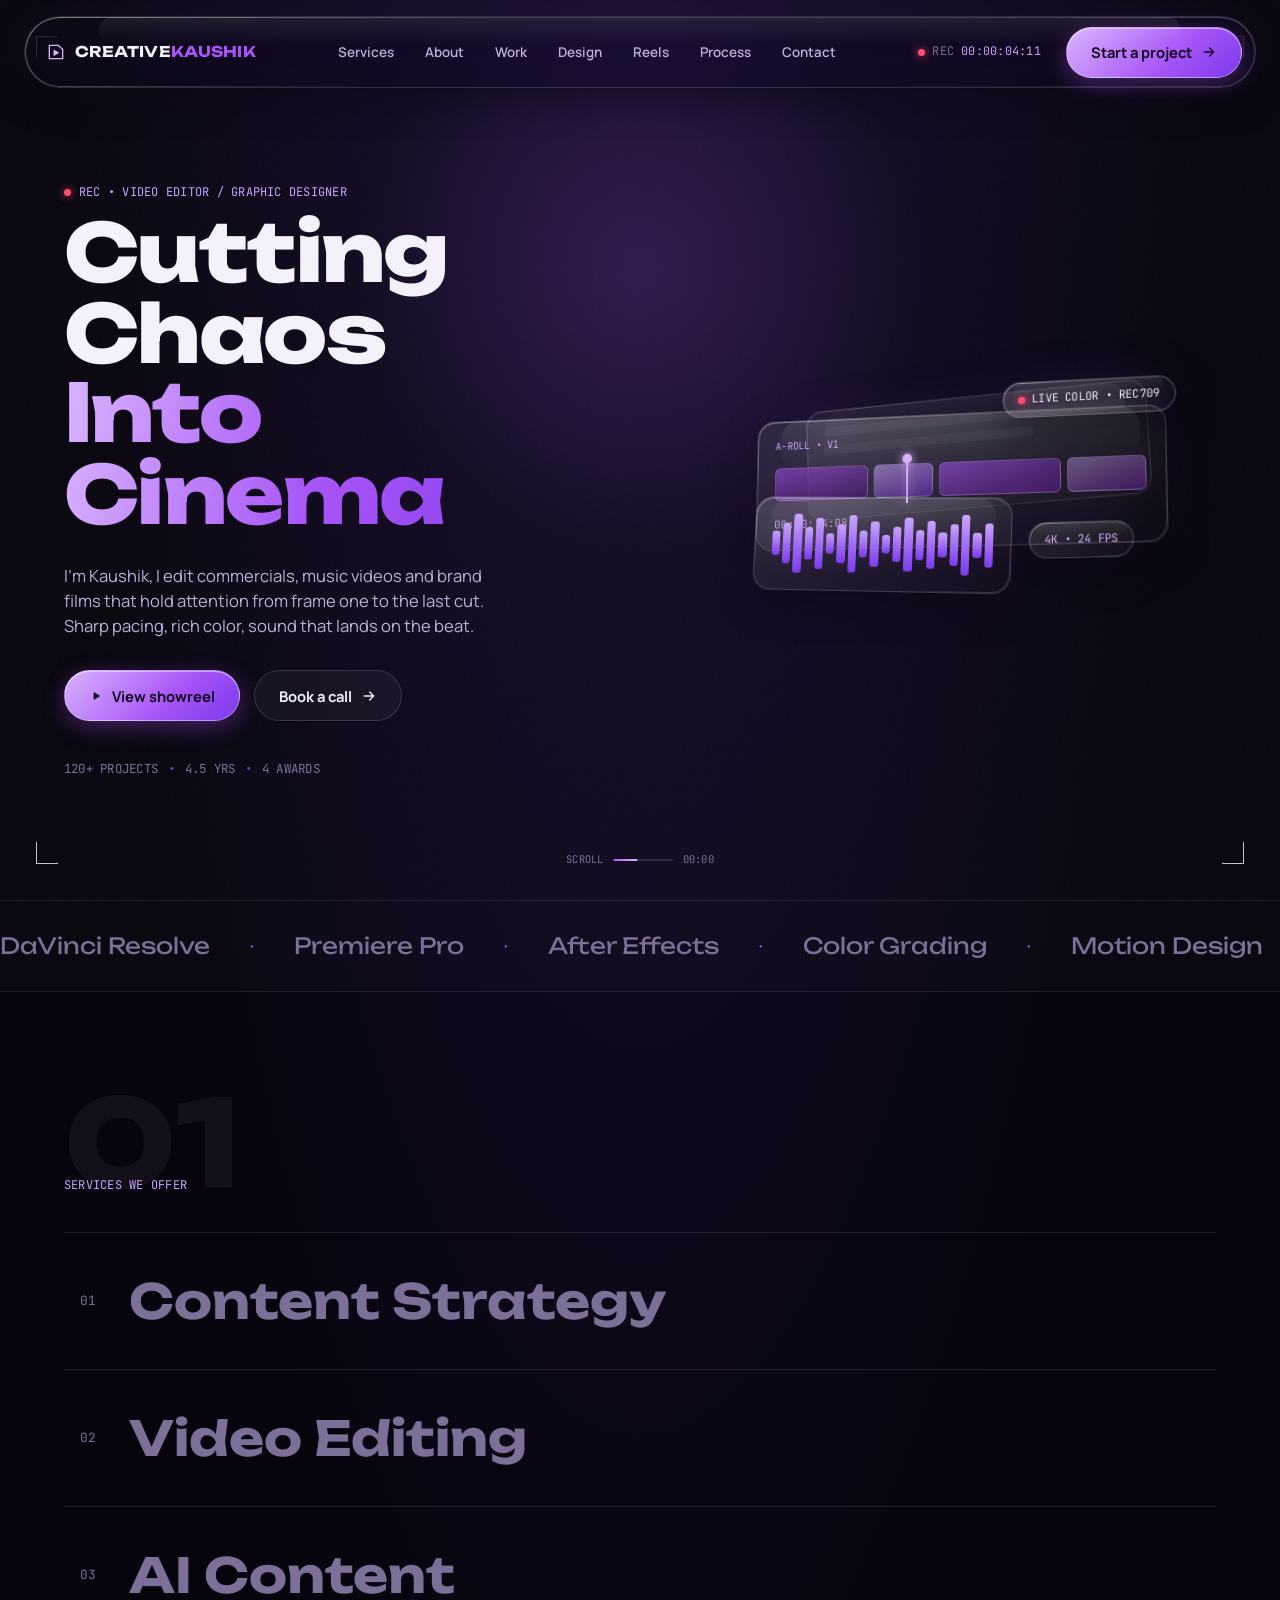
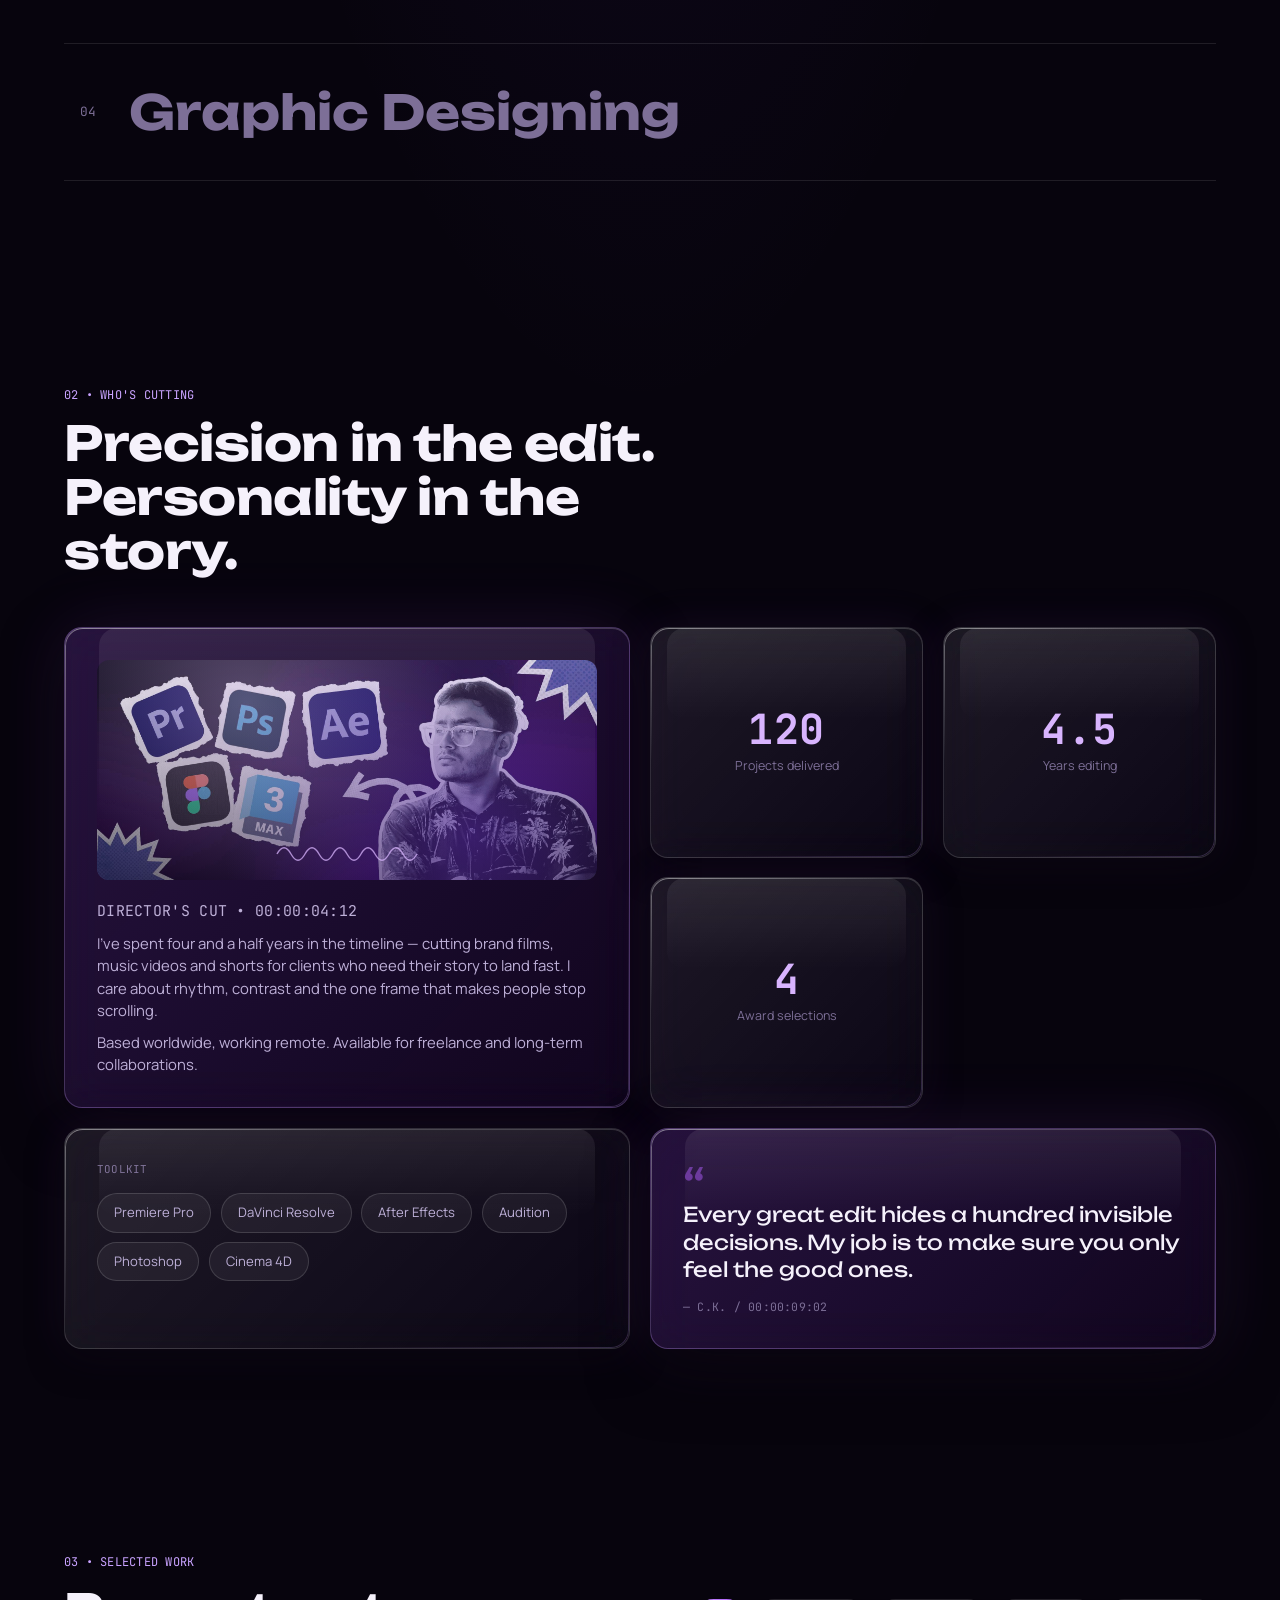
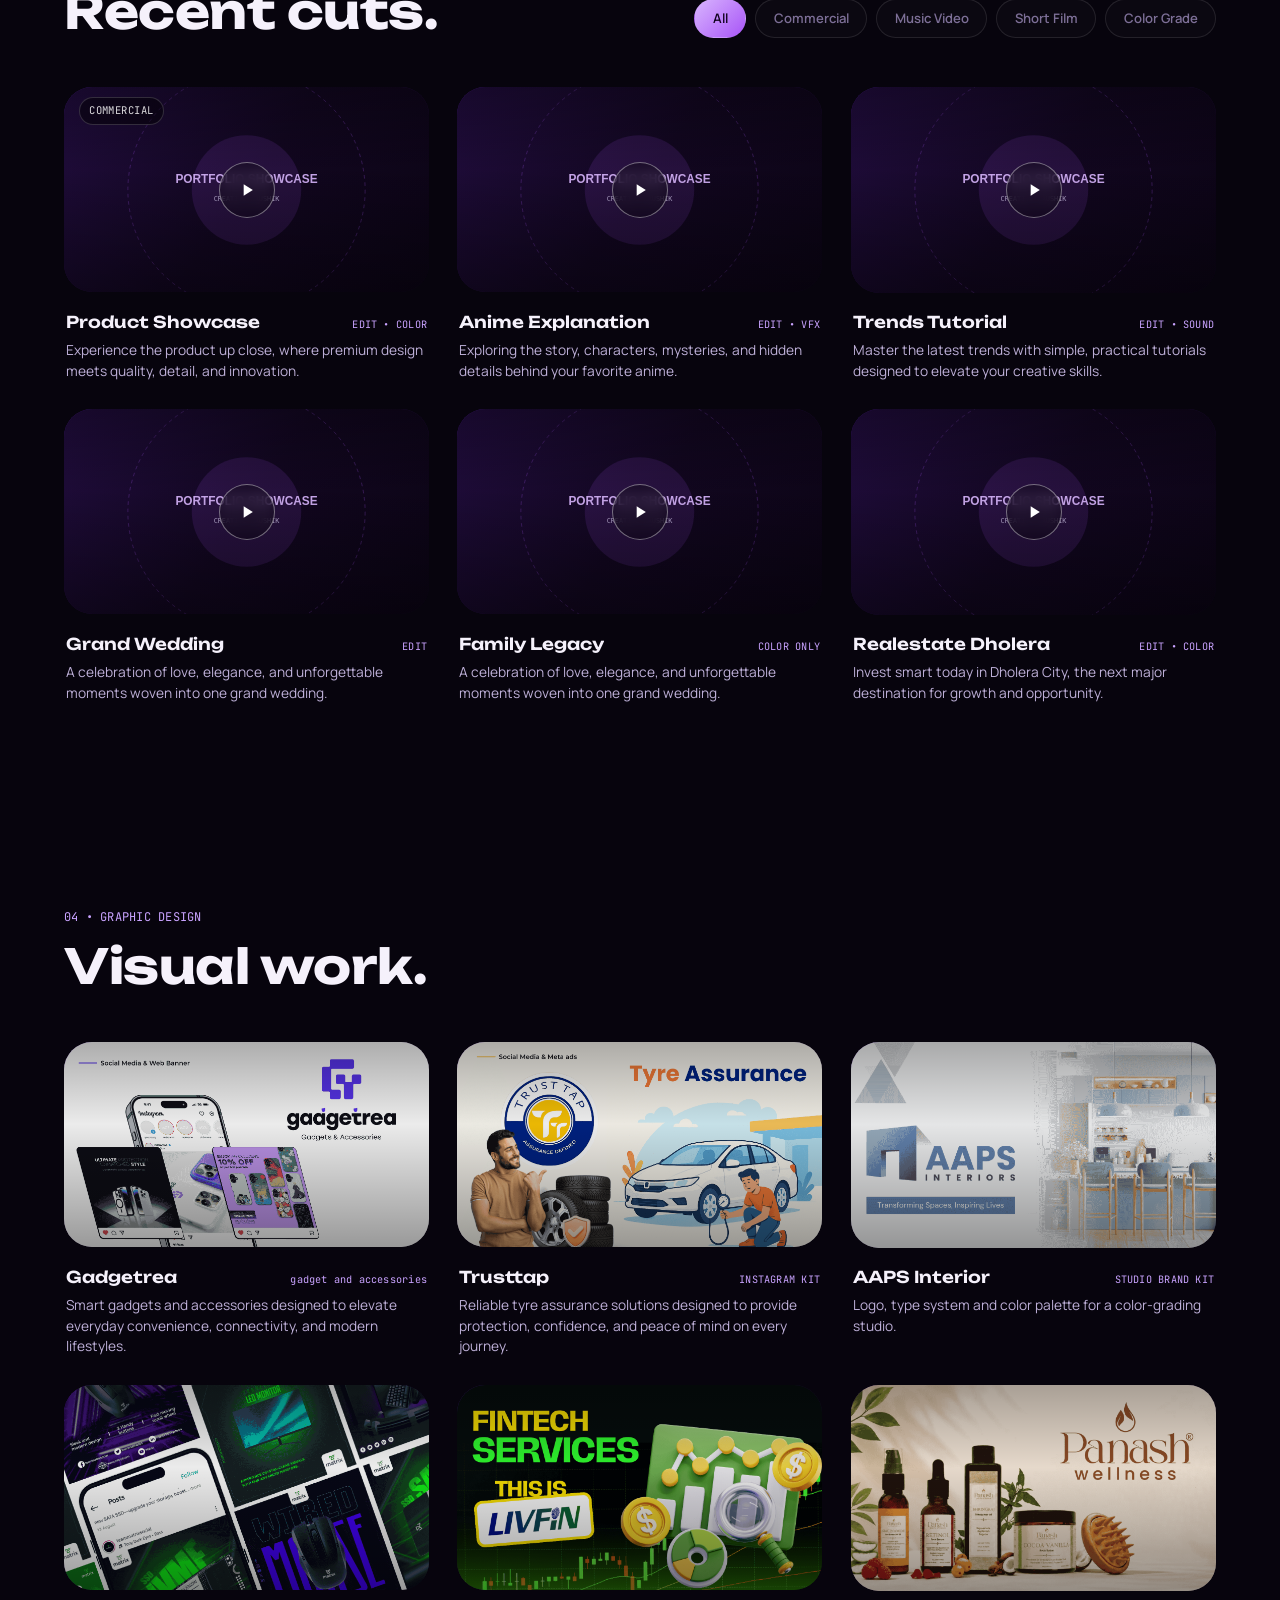
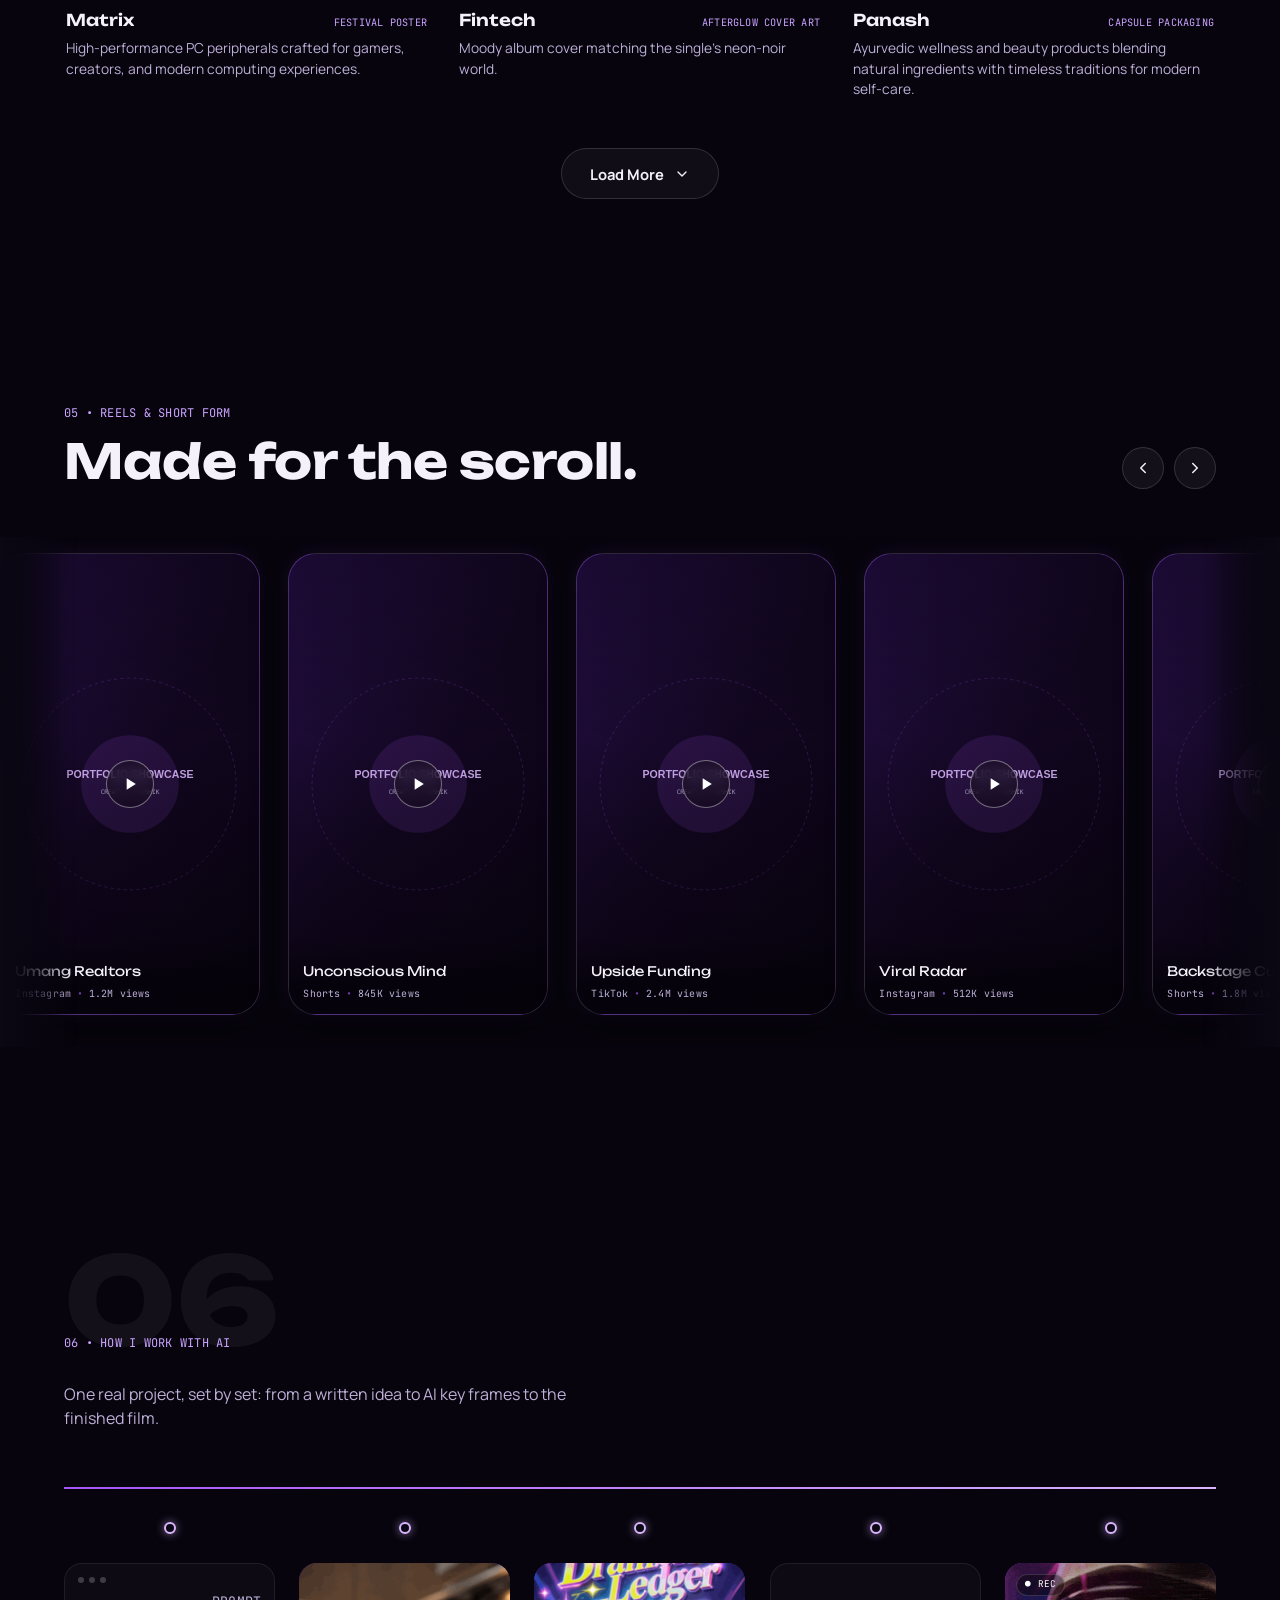
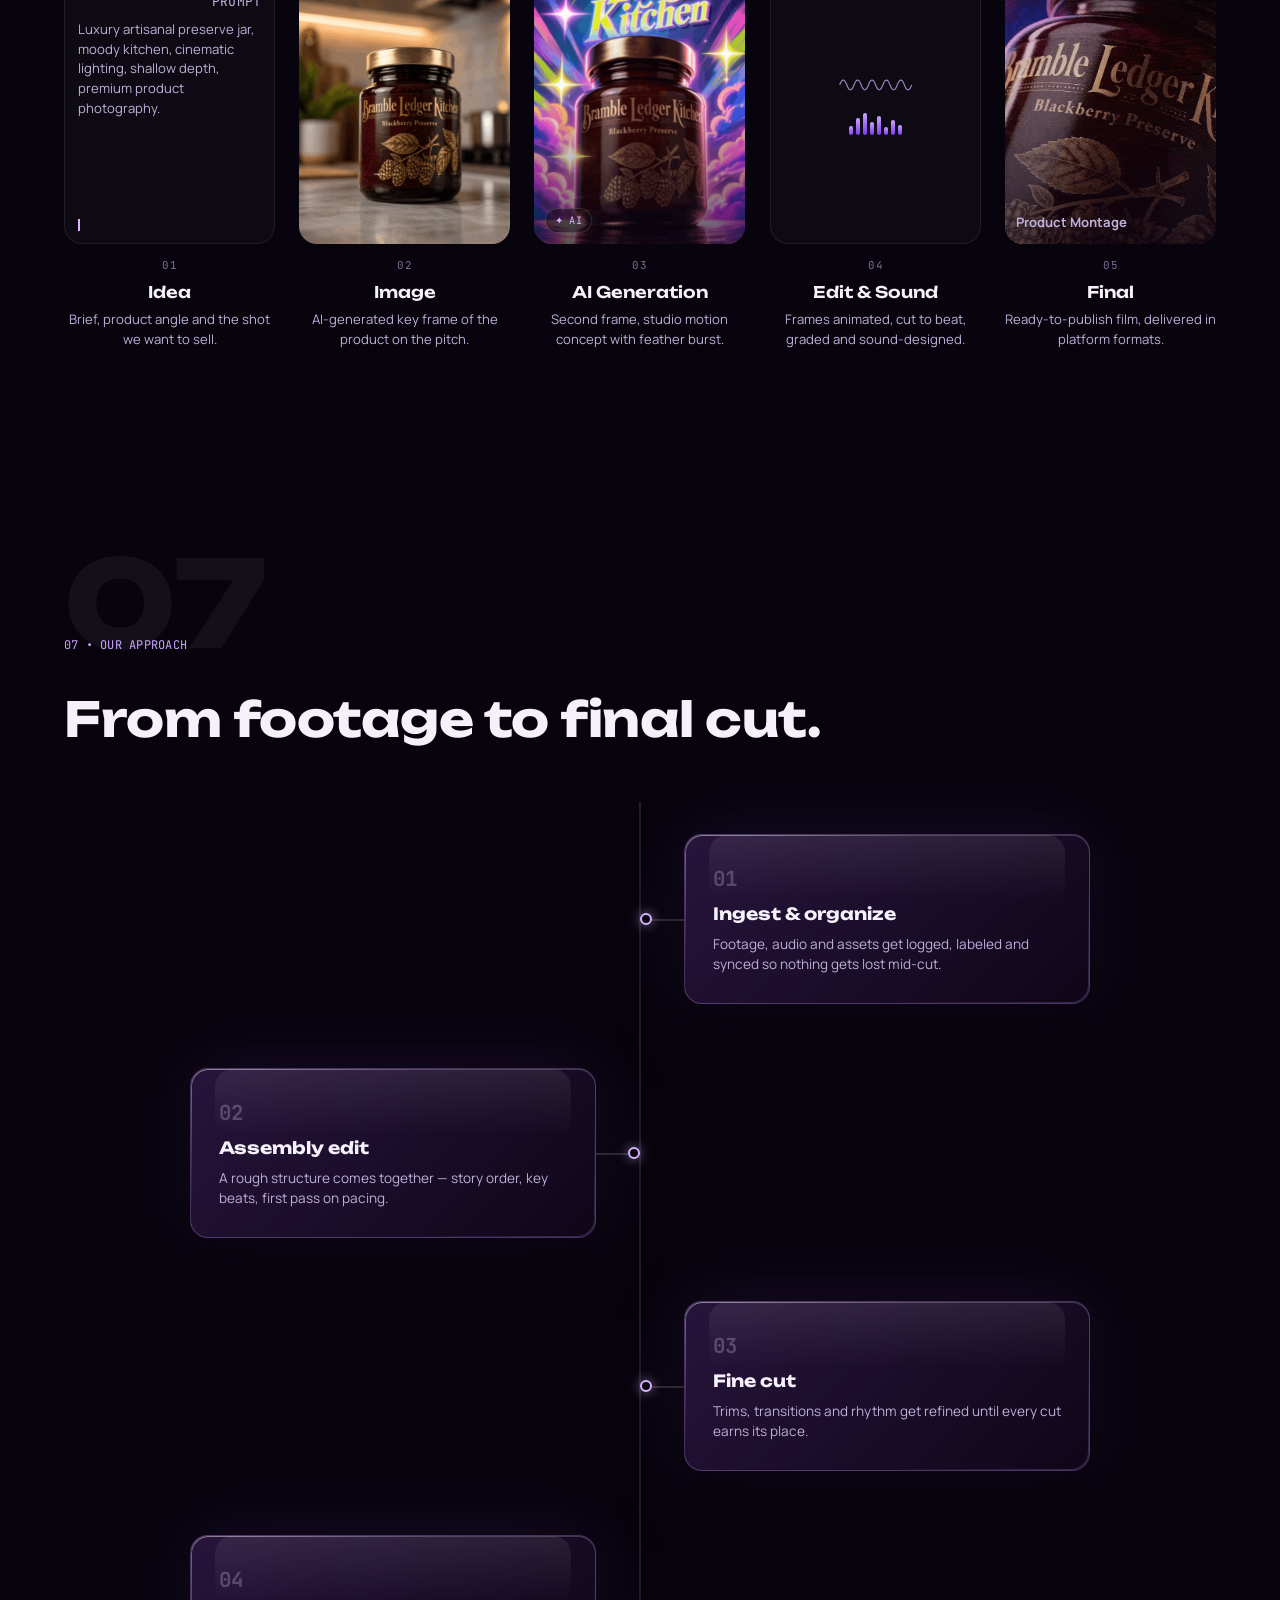
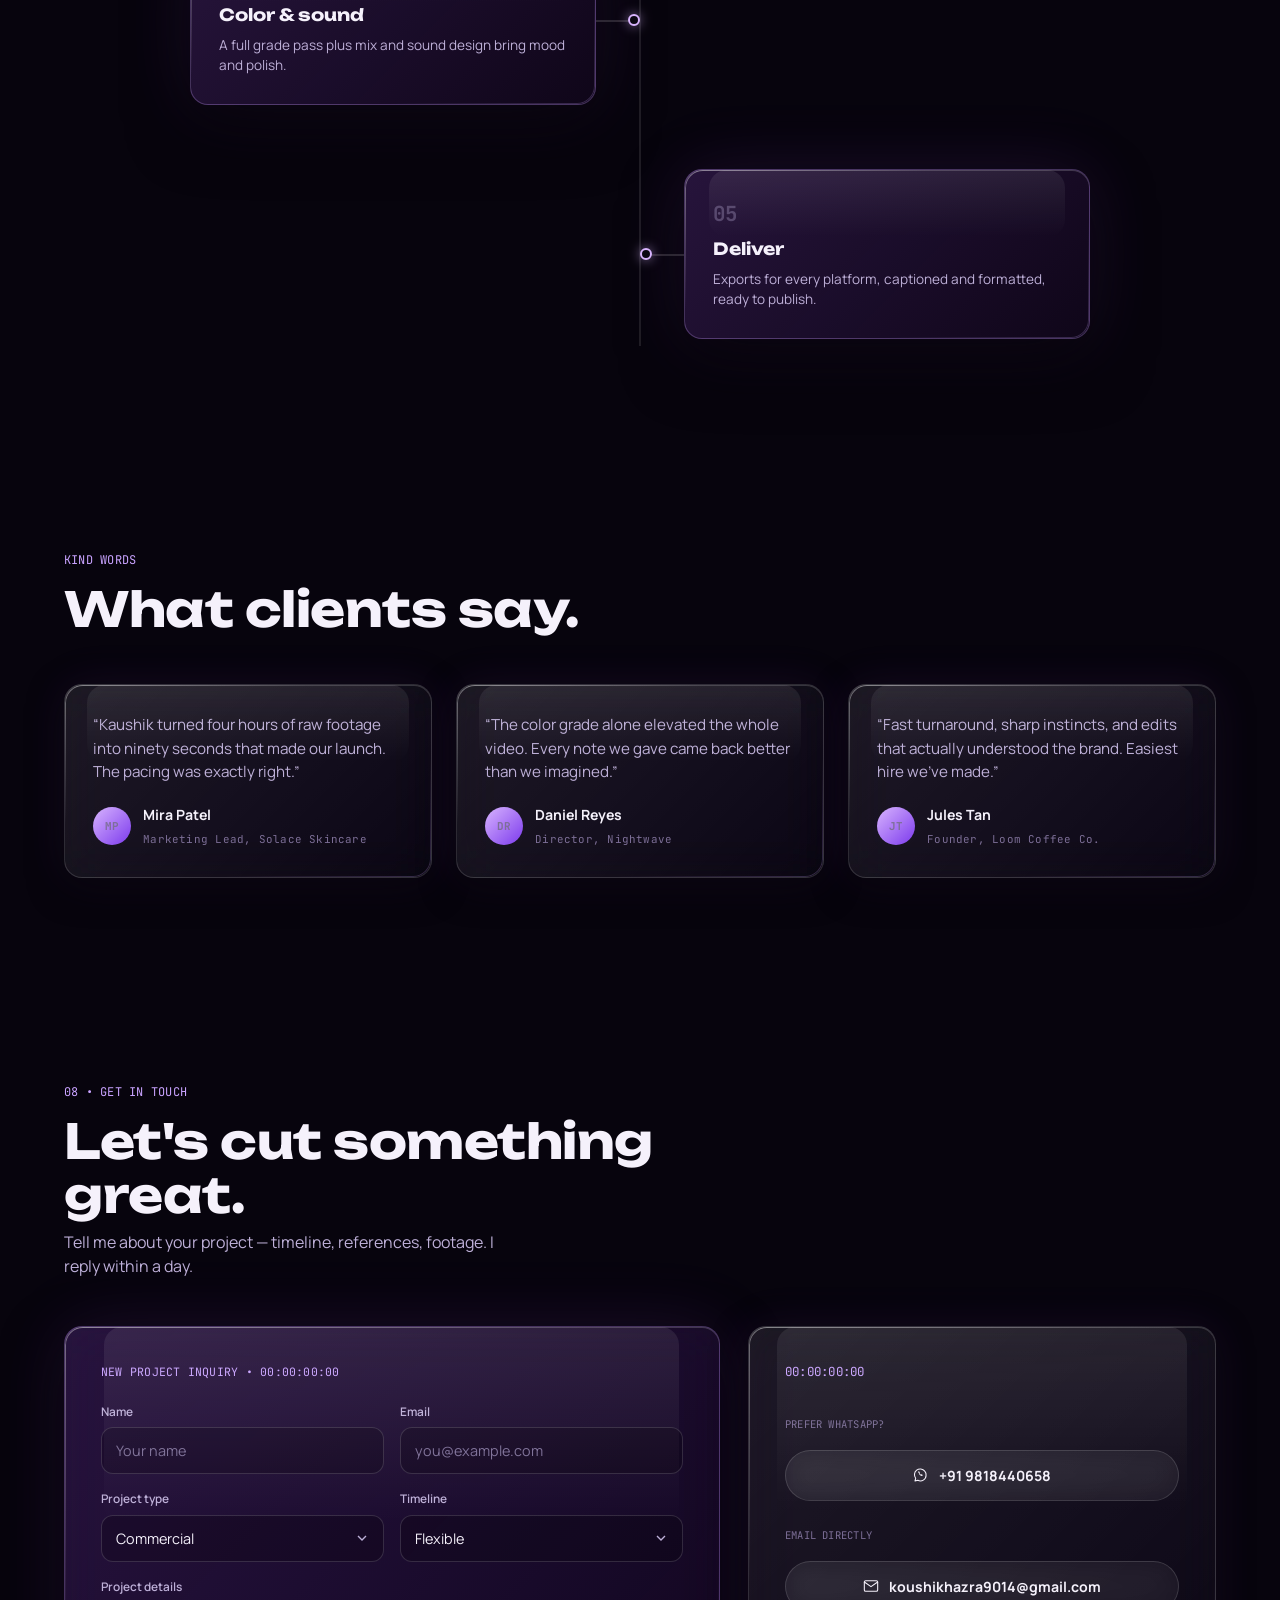
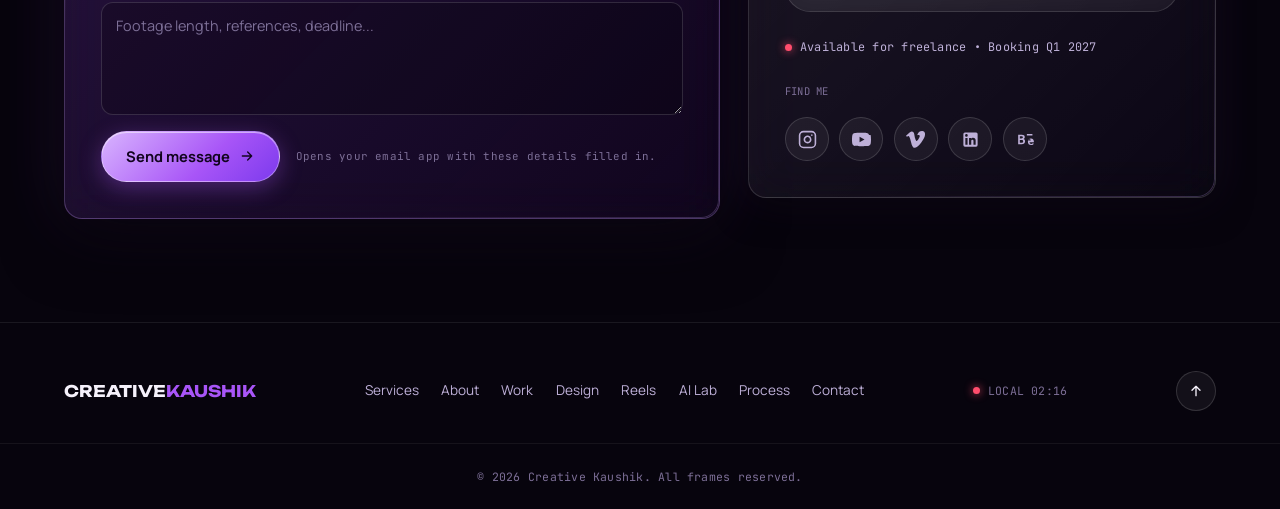
<file: index.html>
<!DOCTYPE html>
<html lang="en">
<head>
  <meta charset="utf-8"/>
  <meta content="width=device-width, initial-scale=1.0" name="viewport"/>
  <link rel="icon" href="Assets/Ai/favicon.ico" type="image/x-icon">
  <title>Creative Kaushik — Video Editor &amp; Graphic Designer</title>
  <meta content="Creative Kaushik is a video editor and colorist crafting commercials, music videos, short films and reels with sharp pacing and rich color." name="description"/>
  <link href="https://fonts.googleapis.com" rel="preconnect"/>
  <link crossorigin="" href="https://fonts.gstatic.com" rel="preconnect"/>
  <link href="https://fonts.googleapis.com/css2?family=Unbounded:wght@300;400;600;700;800;900&amp;family=Manrope:wght@400;500;600;700;800&amp;family=JetBrains+Mono:wght@400;500;600;700&amp;display=swap" rel="stylesheet"/>
  <link href="style.css" rel="stylesheet"/>
</head>
<body>
  <!-- ============ PAGE LOADER ============ -->
  <div aria-live="polite" class="page-loader" id="pageLoader">
    <div aria-hidden="true" class="loader-float lf-a"></div>
    <div aria-hidden="true" class="loader-float lf-b"></div>
    <div aria-hidden="true" class="loader-float lf-c"></div>
    <div class="loader-box glass-purple">
      <span class="loader-count mono" id="loaderCount">0</span>
    </div>
    <p class="loader-label mono">LOADING SHOWREEL</p>
  </div>
  <a class="skip-link" href="#main">Skip to content</a>

  <!-- Ambient background layers -->
  <div aria-hidden="true" class="ambient-wrapper">
    <div class="grain-overlay"></div>
    <div class="cursor-glow" id="cursorGlow"></div>
  </div>

  <!-- ============ NAVBAR ============ -->
  <header class="navbar" id="navbar">
    <div class="navbar-inner glass">
      <a aria-label="Creative Kaushik Home" class="nav-brand" href="#home">
        <span aria-hidden="true" class="brand-mark">
          <svg height="20" viewbox="0 0 24 24" width="20">
            <path d="M4 4h11l5 5v11H4z" fill="none" stroke="currentColor" stroke-width="1.6"></path>
            <path d="M9 9l7 4-7 4z" fill="currentColor"></path>
          </svg>
        </span>
        <span class="brand-text">CREATIVE<span class="brand-accent">KAUSHIK</span></span>
      </a>
      <nav aria-label="Primary" class="nav-links">
        <a href="#services">Services</a>
        <a href="#about">About</a>
        <a href="#work">Work</a>
        <a href="#graphic-work">Design</a>
        <a href="#reels">Reels</a>
        <a href="#process">Process</a>
        <a href="#contact">Contact</a>
      </nav>
      <div aria-hidden="true" class="nav-meta mono">
        <span class="rec-dot"></span>
        <span>REC</span>
        <span class="nav-timecode" id="navTimecode">00:00:00:00</span>
      </div>
      <a class="btn btn-primary nav-cta" href="#contact">
        <span>Start a project</span>
        <svg class="btn-arrow" height="16" viewbox="0 0 24 24" width="16">
          <path d="M5 12h14M13 6l6 6-6 6" fill="none" stroke="currentColor" stroke-linecap="round" stroke-linejoin="round" stroke-width="2"></path>
        </svg>
      </a>
      <button aria-controls="navMobile" aria-expanded="false" aria-label="Open menu" class="nav-toggle" id="navToggle">
        <span></span><span></span><span></span>
      </button>
    </div>
    <div class="nav-mobile glass" id="navMobile">
      <a href="#services">Services</a>
      <a href="#about">About</a>
      <a href="#work">Work</a>
      <a href="#graphic-work">Design</a>
      <a href="#reels">Reels</a>
      <a href="#process">Process</a>
      <a href="#contact">Contact</a>
      <a class="btn btn-primary" href="#contact">Start a project
        <svg class="btn-arrow" height="16" viewbox="0 0 24 24" width="16">
          <path d="M5 12h14M13 6l6 6-6 6" fill="none" stroke="currentColor" stroke-linecap="round" stroke-linejoin="round" stroke-width="2"></path>
        </svg>
      </a>
    </div>
  </header>

  <main id="main">
    <!-- ============ HERO ============ -->
    <section class="hero" id="home">
      <div aria-hidden="true" class="hero-bg">
        <div class="blob blob-a"></div>
        <div class="blob blob-b"></div>
        <div class="hero-grid-lines"></div>
      </div>
      <div aria-hidden="true" class="frame-marks">
        <span class="fm fm-tl"></span><span class="fm fm-tr"></span>
        <span class="fm fm-bl"></span><span class="fm fm-br"></span>
      </div>
      <div class="container hero-inner">
        <div class="hero-content">
          <p class="eyebrow mono" data-reveal="fade">
            <span class="rec-dot"></span> REC • VIDEO EDITOR / Graphic Designer
          </p>
          <h1 class="hero-title">
            <span class="ht-line" data-parallax="0.15">Cutting Chaos</span>
            <span class="ht-line ht-accent" data-parallax="0.3">Into Cinema</span>
          </h1>
          <p class="hero-sub" data-delay="1" data-reveal="fade-up">
            I'm Kaushik, I edit commercials, music videos and brand films that hold
            attention from frame one to the last cut. Sharp pacing, rich color, sound that lands on the beat.
          </p>
          <div class="hero-actions" data-delay="2" data-reveal="fade-up">
            <button aria-label="Play showreel video preview" class="btn btn-primary" data-youtube="IwRO263huoQ" id="heroShowreelBtn">
              <svg class="btn-icon" height="14" viewbox="0 0 24 24" width="14">
                <path d="M8 5v14l11-7z" fill="currentColor"></path>
              </svg>
              <span>View showreel</span>
            </button>
            <a class="btn btn-secondary" href="#contact">
              <span>Book a call</span>
              <svg class="btn-arrow" height="16" viewbox="0 0 24 24" width="16">
                <path d="M5 12h14M13 6l6 6-6 6" fill="none" stroke="currentColor" stroke-linecap="round" stroke-linejoin="round" stroke-width="2"></path>
              </svg>
            </a>
          </div>
          <div class="hero-stats mono" data-delay="3" data-reveal="fade-up">
            <span>120+ PROJECTS</span><span class="dot-sep">•</span>
            <span>4.5 YRS</span><span class="dot-sep">•</span>
            <span>4 AWARDS</span>
          </div>
        </div>
        <div class="hero-visual" data-delay="2" data-reveal="fade">
          <div class="glass-stage" id="glassStage">
            <div class="glass-object" id="glassObject">
              <div class="badge-chip chip-a mono glass">
                <span class="rec-dot"></span> LIVE COLOR • REC709
              </div>
              <div aria-hidden="true" class="timeline-panel panel-back glass">
                <div class="mini-track"></div>
                <div class="mini-track"></div>
              </div>
              <div class="timeline-panel panel-main glass">
                <div class="panel-label mono">A-ROLL • V1</div>
                <div class="clip-track">
                  <span class="clip clip-1"></span>
                  <span class="clip clip-2"></span>
                  <span class="clip clip-3"></span>
                  <span class="clip clip-4"></span>
                </div>
                <div class="playhead" style="left:38%">
                  <span class="playhead-dot"></span>
                </div>
                <div class="panel-timecode mono">00:00:14:08</div>
              </div>
              <div class="waveform-panel glass">
                <div class="wave-row" id="waveRow"></div>
              </div>
              <div class="badge-chip chip-b mono glass">4K • 24 FPS</div>
            </div>
          </div>
        </div>
      </div>
      <div class="hero-scroll-cue mono">
        <span>SCROLL</span>
        <span class="scroll-line"><span class="scroll-line-fill"></span></span>
        <span id="scrollTimecode">00:00</span>
      </div>
    </section>

    <!-- ============ MARQUEE ============ -->
    <section aria-label="Tools and skills" class="marquee">
      <div class="marquee-track">
        <div aria-hidden="false" class="marquee-group">
          <span>DaVinci Resolve</span><span class="m-dot">•</span>
          <span>Premiere Pro</span><span class="m-dot">•</span>
          <span>After Effects</span><span class="m-dot">•</span>
          <span>Color Grading</span><span class="m-dot">•</span>
          <span>Motion Design</span><span class="m-dot">•</span>
          <span>Sound Design</span><span class="m-dot">•</span>
          <span>Audition</span><span class="m-dot">•</span>
        </div>
        <div aria-hidden="true" class="marquee-group">
          <span>DaVinci Resolve</span><span class="m-dot">•</span>
          <span>Premiere Pro</span><span class="m-dot">•</span>
          <span>After Effects</span><span class="m-dot">•</span>
          <span>Color Grading</span><span class="m-dot">•</span>
          <span>Motion Design</span><span class="m-dot">•</span>
          <span>Sound Design</span><span class="m-dot">•</span>
          <span>Audition</span><span class="m-dot">•</span>
        </div>
      </div>
    </section>

    <!-- ============ SERVICES ============ -->
    <section class="services" id="services">
      <div class="container">
        <div class="services-head">
          <span aria-hidden="true" class="section-bignum">01</span>
          <p class="eyebrow mono" data-reveal="fade">SERVICES WE OFFER</p>
        </div>
        <div class="services-list" id="servicesList">
          <div class="service-row" data-reveal="fade-up">
            <button aria-expanded="false" class="service-row-top">
              <span class="service-idx mono">01</span>
              <h3 class="service-title">Content Strategy</h3>
              <span aria-hidden="true" class="service-dot"></span>
            </button>
            <div class="service-row-body">
              <div class="service-row-body-inner">
                <div class="service-tags">
                  <span class="chip">Scripting</span>
                  <span class="chip">Storyboarding</span>
                  <span class="chip">Platform Planning</span>
                </div>
              </div>
            </div>
          </div>
          <div class="service-row" data-delay="1" data-reveal="fade-up">
            <button aria-expanded="true" class="service-row-top">
              <span class="service-idx mono">02</span>
              <h3 class="service-title">Video Editing</h3>
              <span aria-hidden="true" class="service-dot"></span>
            </button>
            <div class="service-row-body">
              <div class="service-row-body-inner">
                <div class="service-tags">
                  <span class="chip">Shorts &amp; Reels</span>
                  <span class="chip">Long Form</span>
                  <span class="chip">Podcasts</span>
                </div>
              </div>
            </div>
          </div>
          <div class="service-row" data-delay="2" data-reveal="fade-up">
            <button aria-expanded="false" class="service-row-top">
              <span class="service-idx mono">03</span>
              <h3 class="service-title">AI Content</h3>
              <span aria-hidden="true" class="service-dot"></span>
            </button>
            <div class="service-row-body">
              <div class="service-row-body-inner">
                <div class="service-tags">
                  <span class="chip">Script to Video</span>
                  <span class="chip">AI Avatars</span>
                  <span class="chip">Voice Cloning</span>
                </div>
              </div>
            </div>
          </div>
          <div class="service-row" data-delay="3" data-reveal="fade-up">
            <button aria-expanded="false" class="service-row-top">
              <span class="service-idx mono">04</span>
              <h3 class="service-title">Graphic Designing</h3>
              <span aria-hidden="true" class="service-dot"></span>
            </button>
            <div class="service-row-body">
              <div class="service-row-body-inner">
                <div class="service-tags">
                  <span class="chip">Thumbnails</span>
                  <span class="chip">Social Posts</span>
                  <span class="chip">Brand Kits</span>
                </div>
              </div>
            </div>
          </div>
        </div>
      </div>
    </section>

    <!-- ============ ABOUT / BENTO ============ -->
    <section class="about" id="about">
      <div class="container">
        <div class="section-head">
          <p class="eyebrow mono" data-reveal="fade">02 • WHO'S CUTTING</p>
          <h2 class="section-title" data-reveal="fade-up">Precision in the edit.<br/>Personality in the story.</h2>
        </div>
        <div class="bento-grid">
          <div class="bento-card bento-bio glass-purple" data-reveal="fade-up">
            <div aria-hidden="true" class="bio-portrait">
              <div class="bio-portrait-mask"></div>
              <img alt="Kaushik portrait" class="bio-photo" loading="lazy" src="Assets/Ai/profile.JPG"/>
              <svg aria-hidden="true" class="wave-deco" viewbox="0 0 200 40">
                <path d="M0 20 Q 10 2 20 20 T 40 20 T 60 20 T 80 20 T 100 20 T 120 20 T 140 20 T 160 20 T 180 20 T 200 20" fill="none" stroke="currentColor" stroke-width="2"></path>
              </svg>
            </div>
            <div class="bio-text">
              <p class="bio-kicker mono">DIRECTOR'S CUT • 00:00:04:12</p>
              <p>I've spent four and a half years in the timeline — cutting brand films, music
                videos and shorts for clients who need their story to land fast. I care
                about rhythm, contrast and the one frame that makes people stop scrolling.</p>
              <p>Based worldwide, working remote. Available for freelance and long-term collaborations.</p>
            </div>
          </div>
          <div class="bento-card bento-stat glass" data-delay="1" data-reveal="fade-up">
            <span class="stat-num mono" data-count="120">0</span>
            <span class="stat-label">Projects delivered</span>
          </div>
          <div class="bento-card bento-stat glass" data-delay="2" data-reveal="fade-up">
            <span class="stat-num mono" data-count="4.5">0</span>
            <span class="stat-label">Years editing</span>
          </div>
          <div class="bento-card bento-stat glass" data-delay="3" data-reveal="fade-up">
            <span class="stat-num mono" data-count="4">0</span>
            <span class="stat-label">Award selections</span>
          </div>
          <div class="bento-card bento-tools glass" data-delay="1" data-reveal="fade-up">
            <p class="bento-label mono">TOOLKIT</p>
            <div class="tool-chips">
              <span class="chip">Premiere Pro</span>
              <span class="chip">DaVinci Resolve</span>
              <span class="chip">After Effects</span>
              <span class="chip">Audition</span>
              <span class="chip">Photoshop</span>
              <span class="chip">Cinema 4D</span>
            </div>
          </div>
          <div class="bento-card bento-quote glass-purple" data-delay="2" data-reveal="fade-up">
            <p aria-hidden="true" class="quote-mark">“</p>
            <p class="quote-text">Every great edit hides a hundred invisible decisions. My job is to make sure you only feel the good ones.</p>
            <p class="quote-tc mono">— C.K. / 00:00:09:02</p>
          </div>
        </div>
      </div>
    </section>

    <!-- ============ PORTFOLIO (VIDEO) ============ -->
    <section class="portfolio" id="work">
      <div class="container">
        <div class="section-head section-head-row">
          <div>
            <p class="eyebrow mono" data-reveal="fade">03 • SELECTED WORK</p>
            <h2 class="section-title" data-reveal="fade-up">Recent cuts.</h2>
          </div>
          <div aria-label="Filter projects" class="portfolio-filters" data-reveal="fade" role="tablist">
            <button aria-selected="true" class="filter-btn is-active" data-filter="all" role="tab">All</button>
            <button aria-selected="false" class="filter-btn" data-filter="commercial" role="tab">Commercial</button>
            <button aria-selected="false" class="filter-btn" data-filter="music-video" role="tab">Music Video</button>
            <button aria-selected="false" class="filter-btn" data-filter="short-film" role="tab">Short Film</button>
            <button aria-selected="false" class="filter-btn" data-filter="color" role="tab">Color Grade</button>
          </div>
        </div>
        <div class="portfolio-grid" id="portfolioGrid">
          <article class="project-card" data-category="commercial" data-reveal="fade-up">
            <div class="project-thumb" data-youtube="pauwWXCqarE">
              <img alt="Solace Skincare commercial thumbnail" class="thumb-poster" loading="lazy" src="https://i.ytimg.com/vi/pauwWXCqarE/maxresdefault.jpg"/>
              <span class="thumb-tag mono">COMMERCIAL</span>
              <button aria-label="Play Solace Skincare preview" class="project-play">
                <svg class="icon-play" height="20" viewbox="0 0 24 24" width="20"><path d="M8 5v14l11-7z" fill="currentColor"></path></svg>
              </button>
            </div>
            <div class="project-info">
              <div class="pi-top">
                <h3>Product Showcase</h3>
                <span class="pi-role mono">EDIT • COLOR</span>
              </div>
              <p>Experience the product up close, where premium design meets quality, detail, and innovation.</p>
            </div>
          </article>
          <article class="project-card" data-category="music-video" data-delay="1" data-reveal="fade-up">
            <div class="project-thumb" data-youtube="QA-SMMuNlko">
              <img alt="Nightwave Afterglow music video thumbnail" class="thumb-poster" loading="lazy" src="https://i.ytimg.com/vi/QA-SMMuNlko/maxresdefault.jpg"/>
              <button aria-label="Play Nightwave Afterglow preview" class="project-play">
                <svg class="icon-play" height="20" viewbox="0 0 24 24" width="20"><path d="M8 5v14l11-7z" fill="currentColor"></path></svg>
              </button>
            </div>
            <div class="project-info">
              <div class="pi-top">
                <h3>Anime Explanation</h3>
                <span class="pi-role mono">EDIT • VFX</span>
              </div>
              <p>Exploring the story, characters, mysteries, and hidden details behind your favorite anime.</p>
            </div>
          </article>
          <article class="project-card" data-category="short-film" data-delay="2" data-reveal="fade-up">
            <div class="project-thumb" data-youtube="f5p0njz1Bg0">
              <img alt="Echoes short film preview thumbnail" class="thumb-poster" loading="lazy" src="https://i.ytimg.com/vi/f5p0njz1Bg0/maxresdefault.jpg"/>
              <button aria-label="Play Echoes short film preview" class="project-play">
                <svg class="icon-play" height="20" viewbox="0 0 24 24" width="20"><path d="M8 5v14l11-7z" fill="currentColor"></path></svg>
              </button>
            </div>
            <div class="project-info">
              <div class="pi-top">
                <h3>Trends Tutorial</h3>
                <span class="pi-role mono">EDIT • SOUND</span>
              </div>
              <p>Master the latest trends with simple, practical tutorials designed to elevate your creative skills.</p>
            </div>
          </article>
          <article class="project-card" data-category="commercial" data-reveal="fade-up">
            <div class="project-thumb" data-youtube="pQTqC_kCO2Q">
              <img alt="Loom Coffee Co. commercial thumbnail" class="thumb-poster" loading="lazy" src="https://i.ytimg.com/vi/pQTqC_kCO2Q/maxresdefault.jpg"/>
              <button aria-label="Play Loom Coffee Co. preview" class="project-play">
                <svg class="icon-play" height="20" viewbox="0 0 24 24" width="20"><path d="M8 5v14l11-7z" fill="currentColor"></path></svg>
              </button>
            </div>
            <div class="project-info">
              <div class="pi-top">
                <h3>Grand Wedding</h3>
                <span class="pi-role mono">EDIT</span>
              </div>
              <p>A celebration of love, elegance, and unforgettable moments woven into one grand wedding.</p>
            </div>
          </article>
          <article class="project-card" data-category="color" data-delay="1" data-reveal="fade-up">
            <div class="project-thumb" data-youtube="ikXYq42M68k">
              <img alt="Lumen Grade Reel thumbnail" class="thumb-poster" loading="lazy" src="https://i.ytimg.com/vi/ikXYq42M68k/maxresdefault.jpg"/>
              <button aria-label="Play Lumen color reel preview" class="project-play">
                <svg class="icon-play" height="20" viewbox="0 0 24 24" width="20"><path d="M8 5v14l11-7z" fill="currentColor"></path></svg>
              </button>
            </div>
            <div class="project-info">
              <div class="pi-top">
                <h3>Family Legacy</h3>
                <span class="pi-role mono">COLOR ONLY</span>
              </div>
              <p>A celebration of love, elegance, and unforgettable moments woven into one grand wedding.</p>
            </div>
          </article>
          <article class="project-card" data-category="music-video" data-delay="2" data-reveal="fade-up">
            <div class="project-thumb" data-youtube="OWrvf92eZlA">
              <img alt="Verve Athletics campaign preview thumbnail" class="thumb-poster" loading="lazy" src="https://i.ytimg.com/vi/OWrvf92eZlA/maxresdefault.jpg"/>
              <button aria-label="Play Verve Athletics campaign preview" class="project-play">
                <svg class="icon-play" height="20" viewbox="0 0 24 24" width="20"><path d="M8 5v14l11-7z" fill="currentColor"></path></svg>
              </button>
            </div>
            <div class="project-info">
              <div class="pi-top">
                <h3>Realestate Dholera</h3>
                <span class="pi-role mono">EDIT • COLOR</span>
              </div>
              <p>Invest smart today in Dholera City, the next major destination for growth and opportunity.</p>
            </div>
          </article>
        </div>
        <p class="portfolio-empty mono" hidden="" id="portfolioEmpty">No cuts in this category yet.</p>
      </div>
    </section>

    <!-- ============ GRAPHIC DESIGN WORK (VISUAL WORK) ============ -->
    <!-- Direct linked pages for each project instead of pop-up -->
    <section class="portfolio graphic-work" id="graphic-work">
      <div class="container">
        <div class="section-head">
          <p class="eyebrow mono" data-reveal="fade">04 • GRAPHIC DESIGN</p>
          <h2 class="section-title" data-reveal="fade-up">Visual work.</h2>
        </div>
        <div class="portfolio-grid" id="graphicGrid">
          <!-- Card 1: Gadgetrea -->
          <article class="project-card graphic-card" data-reveal="fade-up">
            <a aria-label="View project Gadgetrea" class="project-thumb" href="project-gadgetrea.html">
              <img alt="Gadgetrea thumbnails" class="thumb-poster" loading="lazy" src="Assets/gadgetria/Frame 27.png"/>
              <span aria-hidden="true" class="graphic-view mono">View project
                <svg height="13" viewbox="0 0 24 24" width="13">
                  <path d="M5 12h14M13 6l6 6-6 6" fill="none" stroke="currentColor" stroke-linecap="round" stroke-linejoin="round" stroke-width="2"></path>
                </svg>
              </span>
            </a>
            <div class="project-info">
              <div class="pi-top">
                <h3><a href="project-gadgetrea.html">Gadgetrea</a></h3>
                <span class="pi-role mono">gadget and accessories</span>
              </div>
              <p>Smart gadgets and accessories designed to elevate everyday convenience, connectivity, and modern lifestyles.</p>
            </div>
          </article>

          <!-- Card 2: Trusttap -->
          <article class="project-card graphic-card" data-delay="1" data-reveal="fade-up">
            <a aria-label="View project Trusttap" class="project-thumb" href="project-trusttap.html">
              <img alt="Trusttap Instagram kit" class="thumb-poster" loading="lazy" src="Assets/Trustap/Frame 46.png"/>
              <span aria-hidden="true" class="graphic-view mono">View project
                <svg height="13" viewbox="0 0 24 24" width="13">
                  <path d="M5 12h14M13 6l6 6-6 6" fill="none" stroke="currentColor" stroke-linecap="round" stroke-linejoin="round" stroke-width="2"></path>
                </svg>
              </span>
            </a>
            <div class="project-info">
              <div class="pi-top">
                <h3><a href="project-trusttap.html">Trusttap</a></h3>
                <span class="pi-role mono">INSTAGRAM KIT</span>
              </div>
              <p>Reliable tyre assurance solutions designed to provide protection, confidence, and peace of mind on every journey.</p>
            </div>
          </article>

          <!-- Card 3: Lumen -->
          <article class="project-card graphic-card" data-delay="2" data-reveal="fade-up">
            <a aria-label="View project Lumen" class="project-thumb" href="project-lumen.html">
              <img alt="Lumen brand kit" class="thumb-poster" loading="lazy" src="Assets/AAPS Interior/Frame 80.png"/>
              <!-- <span class="thumb-tag mono">BRAND KIT</span> -->
              <span aria-hidden="true" class="graphic-view mono">View project
                <svg height="13" viewbox="0 0 24 24" width="13">
                  <path d="M5 12h14M13 6l6 6-6 6" fill="none" stroke="currentColor" stroke-linecap="round" stroke-linejoin="round" stroke-width="2"></path>
                </svg>
              </span>
            </a>
            <div class="project-info">
              <div class="pi-top">
                <h3><a href="project-lumen.html">AAPS Interior</a></h3>
                <span class="pi-role mono">STUDIO BRAND KIT</span>
              </div>
              <p>Logo, type system and color palette for a color-grading studio.</p>
            </div>
          </article>

          <!-- Card 4: Echoes -->
          <article class="project-card graphic-card" data-reveal="fade-up">
            <a aria-label="View project Echoes" class="project-thumb" href="project-echoes.html">
              <img alt="Echoes festival poster" class="thumb-poster" loading="lazy" src="Assets/Matrix/Frame 85.png"/>
              <!-- <span class="thumb-tag mono">POSTER</span> -->
              <span aria-hidden="true" class="graphic-view mono">View project
                <svg height="13" viewbox="0 0 24 24" width="13">
                  <path d="M5 12h14M13 6l6 6-6 6" fill="none" stroke="currentColor" stroke-linecap="round" stroke-linejoin="round" stroke-width="2"></path>
                </svg>
              </span>
            </a>
            <div class="project-info">
              <div class="pi-top">
                <h3><a href="project-echoes.html">Matrix</a></h3>
                <span class="pi-role mono">FESTIVAL POSTER</span>
              </div>
              <p>High-performance PC peripherals crafted for gamers, creators, and modern computing experiences.</p>
            </div>
          </article>

          <!-- Card 5: Nightwave -->
          <article class="project-card graphic-card" data-delay="1" data-reveal="fade-up">
            <a aria-label="View project Nightwave" class="project-thumb" href="project-nightwave.html">
              <img alt="Nightwave album cover" class="thumb-poster" loading="lazy" src="Assets\Livfin\Thumb.png"/>
              <!-- <span class="thumb-tag mono">COVER ART</span> -->
              <span aria-hidden="true" class="graphic-view mono">View project
                <svg height="13" viewbox="0 0 24 24" width="13">
                  <path d="M5 12h14M13 6l6 6-6 6" fill="none" stroke="currentColor" stroke-linecap="round" stroke-linejoin="round" stroke-width="2"></path>
                </svg>
              </span>
            </a>
            <div class="project-info">
              <div class="pi-top">
                <h3><a href="project-nightwave.html">Fintech</a></h3>
                <span class="pi-role mono">AFTERGLOW COVER ART</span>
              </div>
              <p>Moody album cover matching the single's neon-noir world.</p>
            </div>
          </article>

          <!-- Card 6: Aurora Beauty -->
          <article class="project-card graphic-card" data-delay="2" data-reveal="fade-up">
            <a aria-label="View project Aurora Beauty" class="project-thumb" href="project-aurora-beauty.html">
              <img alt="Aurora Beauty packaging" class="thumb-poster" loading="lazy" src="Assets\Panash\Thumb.png"/>
              <!-- <span class="thumb-tag mono">PACKAGING</span> -->
              <span aria-hidden="true" class="graphic-view mono">View project
                <svg height="13" viewbox="0 0 24 24" width="13">
                  <path d="M5 12h14M13 6l6 6-6 6" fill="none" stroke="currentColor" stroke-linecap="round" stroke-linejoin="round" stroke-width="2"></path>
                </svg>
              </span>
            </a>
            <div class="project-info">
              <div class="pi-top">
                <h3><a href="project-aurora-beauty.html">Panash</a></h3>
                <span class="pi-role mono">CAPSULE PACKAGING</span>
              </div>
              <p>Ayurvedic wellness and beauty products blending natural ingredients with timeless traditions for modern self-care.</p>
            </div>
          </article>

          <!-- Extras for load-more -->
          <article class="project-card graphic-card is-hidden-extra" data-reveal="fade-up">
            <a aria-label="View project Verve Athletics" class="project-thumb" href="project-verve-athletics.html">
              <img alt="Verve Athletics thumbnails" class="thumb-poster" loading="lazy" src="Assets\Erise\thumb.png"/>
              <!-- <span class="thumb-tag mono">THUMBNAIL</span> -->
              <span aria-hidden="true" class="graphic-view mono">View project
                <svg height="13" viewbox="0 0 24 24" width="13">
                  <path d="M5 12h14M13 6l6 6-6 6" fill="none" stroke="currentColor" stroke-linecap="round" stroke-linejoin="round" stroke-width="2"></path>
                </svg>
              </span>
            </a>
            <div class="project-info">
              <div class="pi-top">
                <h3><a href="project-verve-athletics.html">Stall Brandings</a></h3>
                <!-- <span class="pi-role mono">LAUNCH DAY THUMBNAILS</span> -->
              </div>
              <p>Eye-catching exhibition graphics, posters, and booth materials designed to create impactful brand experiences.</p>
            </div>
          </article>
          <article class="project-card graphic-card is-hidden-extra" data-reveal="fade-up">
            <a aria-label="View project Aurora Beauty Carousel" class="project-thumb" href="project-aurora-carousel.html">
              <img alt="Aurora Beauty carousel" class="thumb-poster" loading="lazy" src="Assets\Thumbnails\Thumb.png"/>
              <!-- <span class="thumb-tag mono">SOCIAL POST</span> -->
              <span aria-hidden="true" class="graphic-view mono">View project
                <svg height="13" viewbox="0 0 24 24" width="13">
                  <path d="M5 12h14M13 6l6 6-6 6" fill="none" stroke="currentColor" stroke-linecap="round" stroke-linejoin="round" stroke-width="2"></path>
                </svg>
              </span>
            </a>
            <div class="project-info">
              <div class="pi-top">
                <h3><a href="project-aurora-carousel.html">Thumbnails</a></h3>
                <span class="pi-role mono">STORY &amp; CAROUSEL SET</span>
              </div>
              <p>High-impact YouTube thumbnails designed to capture attention, spark curiosity, and maximize viewer clicks.</p>
            </div>
          </article>
          <article class="project-card graphic-card is-hidden-extra" data-reveal="fade-up">
            <a aria-label="View project Orbit Studio" class="project-thumb" href="project-orbit-studio.html">
              <img alt="Orbit Studio system" class="thumb-poster" loading="lazy" src="Assets\Typography\thumb.png"/>
              <!-- <span class="thumb-tag mono">BRAND KIT</span> -->
              <span aria-hidden="true" class="graphic-view mono">View project
                <svg height="13" viewbox="0 0 24 24" width="13">
                  <path d="M5 12h14M13 6l6 6-6 6" fill="none" stroke="currentColor" stroke-linecap="round" stroke-linejoin="round" stroke-width="2"></path>
                </svg>
              </span>
            </a>
            <div class="project-info">
              <div class="pi-top">
                <h3><a href="project-orbit-studio.html">Typography</a></h3>
                <!-- <span class="pi-role mono">PODCAST BRAND SYSTEM</span> -->
              </div>
              <p>Creative typography compositions that transform words into expressive, visually engaging, and memorable design experiences.</p>
            </div>
          </article>
          <article class="project-card graphic-card is-hidden-extra" data-reveal="fade-up">
            <a aria-label="View project Nomad Coffee" class="project-thumb" href="project-nomad-coffee.html">
              <img alt="Nomad Coffee menu" class="thumb-poster" loading="lazy" src="Assets\Booth\thumb.png"/>
              <!-- <span class="thumb-tag mono">POSTER</span> -->
              <span aria-hidden="true" class="graphic-view mono">View project
                <svg height="13" viewbox="0 0 24 24" width="13">
                  <path d="M5 12h14M13 6l6 6-6 6" fill="none" stroke="currentColor" stroke-linecap="round" stroke-linejoin="round" stroke-width="2"></path>
                </svg>
              </span>
            </a>
            <div class="project-info">
              <div class="pi-top">
                <h3><a href="project-nomad-coffee.html">Booth Model Design</a></h3>
                <span class="pi-role mono">MENU &amp; SIGNAGE</span>
              </div>
              <p>Immersive 3D exhibition booth designs modeled in 3ds Max, combining functionality, branding, and visual impact.
</p>
            </div>
          </article>
          <article class="project-card graphic-card is-hidden-extra" data-reveal="fade-up">
            <a aria-label="View project Orbit Studio Season 2" class="project-thumb" href="project-orbit-season2.html">
              <img alt="Orbit Studio cover art" class="thumb-poster" loading="lazy" src="Assets\Umang\Thumb.png"/>
              <!-- <span class="thumb-tag mono">COVER ART</span> -->
              <span aria-hidden="true" class="graphic-view mono">View project
                <svg height="13" viewbox="0 0 24 24" width="13">
                  <path d="M5 12h14M13 6l6 6-6 6" fill="none" stroke="currentColor" stroke-linecap="round" stroke-linejoin="round" stroke-width="2"></path>
                </svg>
              </span>
            </a>
            <div class="project-info">
              <div class="pi-top">
                <h3><a href="project-orbit-season2.html">Umang Living</a></h3>
                <span class="pi-role mono">SEASON 2 COVER ART</span>
              </div>
              <p>Thoughtful senior living experiences designed around comfort, community, independence, and a fulfilling lifestyle.</p>
            </div>
          </article>
          <article class="project-card graphic-card is-hidden-extra" data-reveal="fade-up">
            <a aria-label="View project Solace Skincare Gift Set" class="project-thumb" href="project-solace-giftset.html">
              <img alt="Gift set packaging" class="thumb-poster" loading="lazy" src="Assets\Invitations\Thumb.png"/>
              <!-- <span class="thumb-tag mono">PACKAGING</span> -->
              <span aria-hidden="true" class="graphic-view mono">View project
                <svg height="13" viewbox="0 0 24 24" width="13">
                  <path d="M5 12h14M13 6l6 6-6 6" fill="none" stroke="currentColor" stroke-linecap="round" stroke-linejoin="round" stroke-width="2"></path>
                </svg>
              </span>
            </a>
            <div class="project-info">
              <div class="pi-top">
                <h3><a href="project-solace-giftset.html">Invitations</a></h3>
                <span class="pi-role mono">GIFT SET PACKAGING</span>
              </div>
              <p>Elegant wedding and birthday invitations crafted with personalized designs that make every celebration feel truly special.</p>
            </div>
          </article>
        </div>
        <div class="load-more-wrap" data-reveal="fade-up">
          <button aria-expanded="false" class="load-more-btn" id="loadMoreBtn">
            <span class="load-more-text">Load More</span>
            <svg class="load-more-icon" height="16" viewbox="0 0 24 24" width="16">
              <path d="M6 9l6 6 6-6" fill="none" stroke="currentColor" stroke-linecap="round" stroke-linejoin="round" stroke-width="2"></path>
            </svg>
          </button>
        </div>
      </div>
    </section>

    <!-- ============ REELS ============ -->
    <section class="reels" id="reels">
      <div class="container">
        <div class="section-head section-head-row">
          <div>
            <p class="eyebrow mono" data-reveal="fade">05 • REELS &amp; SHORT FORM</p>
            <h2 class="section-title" data-reveal="fade-up">Made for the scroll.</h2>
          </div>
          <div class="reels-controls" data-reveal="fade">
            <button aria-label="Previous reel" class="reel-nav" id="reelPrev">
              <svg height="18" viewbox="0 0 24 24" width="18"><path d="M15 6l-6 6 6 6" fill="none" stroke="currentColor" stroke-linecap="round" stroke-linejoin="round" stroke-width="2"></path></svg>
            </button>
            <button aria-label="Next reel" class="reel-nav" id="reelNext">
              <svg height="18" viewbox="0 0 24 24" width="18"><path d="M9 6l6 6-6 6" fill="none" stroke="currentColor" stroke-linecap="round" stroke-linejoin="round" stroke-width="2"></path></svg>
            </button>
          </div>
        </div>
      </div>
      <div class="reels-carousel">
        <div aria-hidden="true" class="reels-fade reels-fade-left"></div>
        <div class="reels-track" id="reelsTrack">
          <article class="reel-card" data-reveal="fade-up">
            <div class="reel-thumb" data-youtube="g997xGab0ck">
              <img alt="Studio Warmup reel" class="thumb-poster" loading="lazy" src="https://i.ytimg.com/vi/g997xGab0ck/maxresdefault.jpg"/>
              <button aria-label="Play Studio Warmup preview" class="reel-play">
                <svg class="icon-play" height="20" viewbox="0 0 24 24" width="20"><path d="M8 5v14l11-7z" fill="currentColor"></path></svg>
              </button>
              <div class="reel-info">
                <p class="reel-title">Umang Realtors</p>
                <div class="reel-meta mono"><span>Instagram</span><span class="dot-sep">•</span><span>1.2M views</span></div>
              </div>
            </div>
          </article>
          <article class="reel-card" data-delay="1" data-reveal="fade-up">
            <div class="reel-thumb" data-youtube="G2Qng2AxByM">
              <img alt="Behind the Grade reel" class="thumb-poster" loading="lazy" src="https://i.ytimg.com/vi/G2Qng2AxByM/maxresdefault.jpg"/>
              <button aria-label="Play Behind the Grade preview" class="reel-play">
                <svg class="icon-play" height="20" viewbox="0 0 24 24" width="20"><path d="M8 5v14l11-7z" fill="currentColor"></path></svg>
              </button>
              <div class="reel-info">
                <p class="reel-title">Unconscious Mind</p>
                <div class="reel-meta mono"><span>Shorts</span><span class="dot-sep">•</span><span>845K views</span></div>
              </div>
            </div>
          </article>
          <article class="reel-card" data-delay="2" data-reveal="fade-up">
            <div class="reel-thumb" data-youtube="VFqwaPk7wII">
              <img alt="Sneaker Drop Teaser reel" class="thumb-poster" loading="lazy" src="https://i.ytimg.com/vi/VFqwaPk7wII/maxresdefault.jpg"/>
              <button aria-label="Play Sneaker Drop Teaser preview" class="reel-play">
                <svg class="icon-play" height="20" viewbox="0 0 24 24" width="20"><path d="M8 5v14l11-7z" fill="currentColor"></path></svg>
              </button>
              <div class="reel-info">
                <p class="reel-title">Upside Funding</p>
                <div class="reel-meta mono"><span>TikTok</span><span class="dot-sep">•</span><span>2.4M views</span></div>
              </div>
            </div>
          </article>
          <article class="reel-card" data-reveal="fade-up">
            <div class="reel-thumb" data-youtube="yglTF_oqrbM">
              <img alt="Coffee, Slow reel" class="thumb-poster" loading="lazy" src="https://i.ytimg.com/vi/yglTF_oqrbM/maxresdefault.jpg"/>
              <button aria-label="Play Coffee Slow preview" class="reel-play">
                <svg class="icon-play" height="20" viewbox="0 0 24 24" width="20"><path d="M8 5v14l11-7z" fill="currentColor"></path></svg>
              </button>
              <div class="reel-info">
                <p class="reel-title">Viral Radar</p>
                <div class="reel-meta mono"><span>Instagram</span><span class="dot-sep">•</span><span>512K views</span></div>
              </div>
            </div>
          </article>
          <article class="reel-card" data-delay="1" data-reveal="fade-up">
            <div class="reel-thumb" data-youtube="8Yab9AMj8-A">
              <img alt="Backstage Cutdown reel" class="thumb-poster" loading="lazy" src="https://i.ytimg.com/vi/8Yab9AMj8-A/maxresdefault.jpg"/>
              <button aria-label="Play Backstage Cutdown preview" class="reel-play">
                <svg class="icon-play" height="20" viewbox="0 0 24 24" width="20"><path d="M8 5v14l11-7z" fill="currentColor"></path></svg>
              </button>
              <div class="reel-info">
                <p class="reel-title">Backstage Cutdown</p>
                <div class="reel-meta mono"><span>Shorts</span><span class="dot-sep">•</span><span>1.8M views</span></div>
              </div>
            </div>
          </article>
          <article class="reel-card" data-delay="2" data-reveal="fade-up">
            <div class="reel-thumb" data-youtube="ac4TAocU7PA">
              <img alt="Fit Check Fast Cuts reel" class="thumb-poster" loading="lazy" src="https://i.ytimg.com/vi/ac4TAocU7PA/maxresdefault.jpg"/>
              <button aria-label="Play Fit Check Fast Cuts preview" class="reel-play">
                <svg class="icon-play" height="20" viewbox="0 0 24 24" width="20"><path d="M8 5v14l11-7z" fill="currentColor"></path></svg>
              </button>
              <div class="reel-info">
                <p class="reel-title">Shraddha Wedding</p>
                <div class="reel-meta mono"><span>TikTok</span><span class="dot-sep">•</span><span>966K views</span></div>
              </div>
            </div>
          </article>
          <article class="reel-card" data-reveal="fade-up">
            <div class="reel-thumb" data-youtube="fLe8efJk700">
              <img alt="Client Testimonial Cut reel" class="thumb-poster" loading="lazy" src="https://i.ytimg.com/vi/fLe8efJk700/maxresdefault.jpg"/>
              <button aria-label="Play Client Testimonial Cut preview" class="reel-play">
                <svg class="icon-play" height="20" viewbox="0 0 24 24" width="20"><path d="M8 5v14l11-7z" fill="currentColor"></path></svg>
              </button>
              <div class="reel-info">
                <p class="reel-title">Roka Ceremony</p>
                <div class="reel-meta mono"><span>Instagram</span><span class="dot-sep">•</span><span>378K views</span></div>
              </div>
            </div>
          </article>
          <article class="reel-card" data-delay="1" data-reveal="fade-up">
            <div class="reel-thumb" data-youtube="hUEFJ-CkWAY">
              <img alt="Cyberpunk Neon Grade reel" class="thumb-poster" loading="lazy" src="https://i.ytimg.com/vi/hUEFJ-CkWAY/maxresdefault.jpg"/>
              <button aria-label="Play Cyberpunk Neon Grade preview" class="reel-play">
                <svg class="icon-play" height="20" viewbox="0 0 24 24" width="20"><path d="M8 5v14l11-7z" fill="currentColor"></path></svg>
              </button>
              <div class="reel-info">
                <p class="reel-title">Wedding Animation</p>
                <div class="reel-meta mono"><span>Shorts</span><span class="dot-sep">•</span><span>2.1M views</span></div>
              </div>
            </div>
          </article>
          <article class="reel-card" data-delay="2" data-reveal="fade-up">
            <div class="reel-thumb" data-youtube="08cW_sjvHZI">
              <img alt="Speed Ramp Action reel" class="thumb-poster" loading="lazy" src="https://i.ytimg.com/vi/08cW_sjvHZI/maxresdefault.jpg"/>
              <button aria-label="Play Speed Ramp Action preview" class="reel-play">
                <svg class="icon-play" height="20" viewbox="0 0 24 24" width="20"><path d="M8 5v14l11-7z" fill="currentColor"></path></svg>
              </button>
              <div class="reel-info">
                <p class="reel-title">Kenko</p>
                <div class="reel-meta mono"><span>TikTok</span><span class="dot-sep">•</span><span>3.4M views</span></div>
              </div>
            </div>
          </article>
          <article class="reel-card" data-reveal="fade-up">
            <div class="reel-thumb" data-youtube="lMbjrpFkrys">
              <img alt="Macro Watch Commercial reel" class="thumb-poster" loading="lazy" src="https://i.ytimg.com/vi/lMbjrpFkrys/maxresdefault.jpg"/>
              <button aria-label="Play Macro Watch Commercial preview" class="reel-play">
                <svg class="icon-play" height="20" viewbox="0 0 24 24" width="20"><path d="M8 5v14l11-7z" fill="currentColor"></path></svg>
              </button>
              <div class="reel-info">
                <p class="reel-title">Cricket Sport</p>
                <div class="reel-meta mono"><span>Instagram</span><span class="dot-sep">•</span><span>890K views</span></div>
              </div>
            </div>
          </article>
        </div>
        <div aria-hidden="true" class="reels-fade reels-fade-right"></div>
      </div>
    </section>

    <!-- ============ HOW I WORK WITH AI ============ -->
    <section class="ai-workflow" id="ai-workflow">
      <div class="container">
        <div class="services-head">
          <span aria-hidden="true" class="section-bignum">06</span>
          <p class="eyebrow mono" data-reveal="fade">06 • HOW I WORK WITH AI</p>
        </div>
        <p class="ai-workflow-lead" data-delay="1" data-reveal="fade-up">One real project, set by set: from a written idea to AI key frames to the finished film.</p>
        <div class="ai-steps" id="aiSteps">
          <div aria-hidden="true" class="ai-steps-track"><span class="ai-steps-fill" id="aiStepsFill"></span></div>
          <div class="ai-step" data-reveal="fade-up">
            <span aria-hidden="true" class="ai-step-dot"></span>
            <div class="ai-step-card ai-card-idea">
              <div aria-hidden="true" class="ai-idea-dots"><span></span><span></span><span></span></div>
              <p class="ai-idea-label mono">PROMPT</p>
              <p class="ai-idea-text">Luxury artisanal preserve jar, moody kitchen, cinematic lighting, shallow depth, premium product photography.</p>
              <span aria-hidden="true" class="ai-idea-cursor"></span>
            </div>
            <span class="ai-step-idx mono">01</span>
            <h4>Idea</h4>
            <p>Brief, product angle and the shot we want to sell.</p>
          </div>
          <div class="ai-step" data-delay="1" data-reveal="fade-up">
            <span aria-hidden="true" class="ai-step-dot"></span>
            <div aria-hidden="true" class="ai-step-card ai-card-image">
              <img alt="AI Key Frame" loading="lazy" src="Assets\Ai\AI1.png"/>
            </div>
            <span class="ai-step-idx mono">02</span>
            <h4>Image</h4>
            <p>AI-generated key frame of the product on the pitch.</p>
          </div>
          <div class="ai-step" data-delay="2" data-reveal="fade-up">
            <span aria-hidden="true" class="ai-step-dot"></span>
            <div aria-hidden="true" class="ai-step-card ai-card-gen">
              <img alt="AI Studio Concept" loading="lazy" src="Assets/Ai/AI2.png"/>
              <span class="ai-card-spark mono">✦ AI</span>
            </div>
            <span class="ai-step-idx mono">03</span>
            <h4>AI Generation</h4>
            <p>Second frame, studio motion concept with feather burst.</p>
          </div>
          <div class="ai-step" data-delay="3" data-reveal="fade-up">
            <span aria-hidden="true" class="ai-step-dot"></span>
            <div aria-hidden="true" class="ai-step-card ai-card-sound">
              <svg class="ai-sound-wave" viewbox="0 0 120 40">
                <path d="M0 20 Q 6 4 12 20 T 24 20 T 36 20 T 48 20 T 60 20 T 72 20 T 84 20 T 96 20 T 108 20 T 120 20" fill="none" stroke="currentColor" stroke-width="2"></path>
              </svg>
              <div class="ai-sound-bars">
                <span></span><span></span><span></span><span></span><span></span><span></span><span></span><span></span>
              </div>
            </div>
            <span class="ai-step-idx mono">04</span>
            <h4>Edit &amp; Sound</h4>
            <p>Frames animated, cut to beat, graded and sound-designed.</p>
          </div>
          <div class="ai-step" data-delay="4" data-reveal="fade-up">
            <span aria-hidden="true" class="ai-step-dot"></span>
            <div class="ai-step-card ai-card-final">
              <img alt="Final Film Render" loading="lazy" src="Assets/Ai/Ai%20Footage.gif"/>
              <span class="ai-final-tag mono">● REC</span>
              <p class="ai-final-title">Product Montage</p>
            </div>
            <span class="ai-step-idx mono">05</span>
            <h4>Final</h4>
            <p>Ready-to-publish film, delivered in platform formats.</p>
          </div>
        </div>
      </div>
    </section>

    <!-- ============ PROCESS ============ -->
    <section class="process" id="process">
      <div class="container">
        <div class="services-head">
          <span aria-hidden="true" class="section-bignum">07</span>
          <p class="eyebrow mono" data-reveal="fade">07 • OUR APPROACH</p>
        </div>
        <h2 class="section-title" data-reveal="fade-up" style="margin-bottom: clamp(2rem, 5vw, 3.5rem);">From footage to final cut.</h2>
        <div class="approach-timeline" id="approachTimeline">
          <span aria-hidden="true" class="approach-track"><span class="approach-fill" id="approachFill"></span></span>
          <div class="approach-step" data-reveal="fade-up">
            <span aria-hidden="true" class="approach-dot"></span>
            <div class="approach-card glass-purple">
              <span class="approach-idx mono">01</span>
              <h3>Ingest &amp; organize</h3>
              <p>Footage, audio and assets get logged, labeled and synced so nothing gets lost mid-cut.</p>
            </div>
          </div>
          <div class="approach-step" data-reveal="fade-up">
            <span aria-hidden="true" class="approach-dot"></span>
            <div class="approach-card glass-purple">
              <span class="approach-idx mono">02</span>
              <h3>Assembly edit</h3>
              <p>A rough structure comes together — story order, key beats, first pass on pacing.</p>
            </div>
          </div>
          <div class="approach-step" data-reveal="fade-up">
            <span aria-hidden="true" class="approach-dot"></span>
            <div class="approach-card glass-purple">
              <span class="approach-idx mono">03</span>
              <h3>Fine cut</h3>
              <p>Trims, transitions and rhythm get refined until every cut earns its place.</p>
            </div>
          </div>
          <div class="approach-step" data-reveal="fade-up">
            <span aria-hidden="true" class="approach-dot"></span>
            <div class="approach-card glass-purple">
              <span class="approach-idx mono">04</span>
              <h3>Color &amp; sound</h3>
              <p>A full grade pass plus mix and sound design bring mood and polish.</p>
            </div>
          </div>
          <div class="approach-step" data-reveal="fade-up">
            <span aria-hidden="true" class="approach-dot"></span>
            <div class="approach-card glass-purple">
              <span class="approach-idx mono">05</span>
              <h3>Deliver</h3>
              <p>Exports for every platform, captioned and formatted, ready to publish.</p>
            </div>
          </div>
        </div>
      </div>
    </section>

    <!-- ============ TESTIMONIALS ============ -->
    <section class="testimonials" id="testimonials">
      <div class="container">
        <div class="section-head">
          <p class="eyebrow mono" data-reveal="fade">KIND WORDS</p>
          <h2 class="section-title" data-reveal="fade-up">What clients say.</h2>
        </div>
        <div class="testimonial-grid">
          <blockquote class="testimonial-card glass" data-reveal="fade-up">
            <p>“Kaushik turned four hours of raw footage into ninety seconds that made our launch. The pacing was exactly right.”</p>
            <footer>
              <span class="tm-avatar mono">MP</span>
              <div>
                <cite>Mira Patel</cite>
                <span class="mono">Marketing Lead, Solace Skincare</span>
              </div>
            </footer>
          </blockquote>
          <blockquote class="testimonial-card glass" data-delay="1" data-reveal="fade-up">
            <p>“The color grade alone elevated the whole video. Every note we gave came back better than we imagined.”</p>
            <footer>
              <span class="tm-avatar mono">DR</span>
              <div>
                <cite>Daniel Reyes</cite>
                <span class="mono">Director, Nightwave</span>
              </div>
            </footer>
          </blockquote>
          <blockquote class="testimonial-card glass" data-delay="2" data-reveal="fade-up">
            <p>“Fast turnaround, sharp instincts, and edits that actually understood the brand. Easiest hire we've made.”</p>
            <footer>
              <span class="tm-avatar mono">JT</span>
              <div>
                <cite>Jules Tan</cite>
                <span class="mono">Founder, Loom Coffee Co.</span>
              </div>
            </footer>
          </blockquote>
        </div>
      </div>
    </section>

    <!-- ============ CTA / CONTACT ============ -->
    <section class="cta" id="contact">
      <div class="container">
        <div class="section-head">
          <p class="eyebrow mono" data-reveal="fade">08 • GET IN TOUCH</p>
          <h2 class="section-title" data-reveal="fade-up">Let's cut something great.</h2>
          <p class="cta-lead" data-delay="1" data-reveal="fade-up">Tell me about your project — timeline, references, footage. I reply within a day.</p>
        </div>
        <div class="contact-grid">
          <form class="contact-form glass-purple" data-reveal="fade-up" id="contactForm" novalidate="">
            <p class="form-tc mono">NEW PROJECT INQUIRY • 00:00:00:00</p>
            <div class="form-row">
              <div class="field">
                <label for="cfName">Name</label>
                <input autocomplete="name" id="cfName" name="name" placeholder="Your name" required="" type="text"/>
              </div>
              <div class="field">
                <label for="cfEmail">Email</label>
                <input autocomplete="email" id="cfEmail" name="email" placeholder="you@example.com" required="" type="email"/>
              </div>
            </div>
            <div class="form-row">
              <div class="field">
                <label for="cfType">Project type</label>
                <select id="cfType" name="type">
                  <option>Commercial</option>
                  <option>Music video</option>
                  <option>Short film</option>
                  <option>Color grade only</option>
                  <option>Reels / short-form</option>
                  <option>Something else</option>
                </select>
              </div>
              <div class="field">
                <label for="cfTimeline">Timeline</label>
                <select id="cfTimeline" name="timeline">
                  <option>Flexible</option>
                  <option>Within 2 weeks</option>
                  <option>Within a month</option>
                  <option>Ongoing / retainer</option>
                </select>
              </div>
            </div>
            <div class="field">
              <label for="cfMessage">Project details</label>
              <textarea id="cfMessage" name="message" placeholder="Footage length, references, deadline..." required="" rows="4"></textarea>
            </div>
            <div class="form-footer">
              <button class="btn btn-primary" type="submit">
                <span>Send message</span>
                <svg class="btn-arrow" height="16" viewbox="0 0 24 24" width="16">
                  <path d="M5 12h14M13 6l6 6-6 6" fill="none" stroke="currentColor" stroke-linecap="round" stroke-linejoin="round" stroke-width="2"></path>
                </svg>
              </button>
              <p class="form-note mono" id="formNote">Opens your email app with these details filled in.</p>
            </div>
          </form>

          <div class="contact-side glass" data-delay="1" data-reveal="fade-up">
            <p class="cta-tc mono">00:00:00:00</p>
            
            <p class="contact-side-label mono">PREFER WHATSAPP?</p>
            <a class="btn btn-secondary contact-whatsapp-btn" href="https://wa.me/919818440658?text=Hi%20Kaushik%2C%20I%27d%20like%20to%20talk%20about%20a%20project" rel="noopener" target="_blank">
              <svg class="btn-icon" height="16" viewbox="0 0 24 24" width="16">
                <path d="M17.6 6.3A8.5 8.5 0 0 0 4 16.9L3 21l4.2-1a8.5 8.5 0 0 0 12.4-7.6 8.4 8.4 0 0 0-2-6.1z" fill="none" stroke="currentColor" stroke-linejoin="round" stroke-width="1.6"></path>
                <path d="M8.8 8.9c-.2.9.3 1.9 1.5 3.1s2.2 1.7 3.1 1.5c.4-.1 1-.7 1.2-1.1.1-.2 0-.4-.1-.5l-1.3-1c-.2-.1-.4-.1-.5 0l-.5.5c-.6-.2-1.1-.6-1.5-1s-.8-.9-1-1.5l.5-.5c.1-.1.1-.3 0-.5l-1-1.3c-.1-.1-.3-.2-.5-.1-.4.2-1 .8-1.1 1.2z" fill="currentColor"></path>
              </svg>
              <span>+91 9818440658</span>
            </a>

            <!-- Added Email Section -->
            <p class="contact-side-label mono">EMAIL DIRECTLY</p>
            <a class="btn btn-secondary contact-email-btn" href="mailto:koushikhazra9014@gmail.com">
              <svg class="btn-icon" height="16" viewbox="0 0 24 24" width="16">
                <path d="M4 4h16c1.1 0 2 .9 2 2v12c0 1.1-.9 2-2 2H4c-1.1 0-2-.9-2-2V6c0-1.1.9-2 2-2z" fill="none" stroke="currentColor" stroke-linecap="round" stroke-linejoin="round" stroke-width="1.6"></path>
                <polyline fill="none" points="22,6 12,13 2,6" stroke="currentColor" stroke-linecap="round" stroke-linejoin="round" stroke-width="1.6"></polyline>
              </svg>
              <span>koushikhazra9014@gmail.com</span>
            </a>

            <p class="contact-avail mono"><span class="rec-dot"></span> Available for freelance • Booking Q1 2027</p>
            
            <!-- Animated Social Icons in FIND ME -->
            <p class="contact-side-label mono">FIND ME</p>
            <div class="cta-socials" aria-label="Social profiles">
              <a aria-label="Instagram" href="https://www.instagram.com/creativekaushik_/" rel="noopener" target="_blank">
                <svg height="18" viewbox="0 0 24 24" width="18" fill="none" stroke="currentColor" stroke-width="2" stroke-linecap="round" stroke-linejoin="round"><rect x="2" y="2" width="20" height="20" rx="5" ry="5"></rect><path d="M16 11.37A4 4 0 1 1 12.63 8 4 4 0 0 1 16 11.37z"></path><line x1="17.5" y1="6.5" x2="17.51" y2="6.5"></line></svg>
              </a>
              <a aria-label="YouTube" href="https://www.youtube.com/@fryctoo" rel="noopener" target="_blank">
                <svg height="18" viewbox="0 0 24 24" width="18" fill="currentColor"><path d="M23.498 6.186a3.016 3.016 0 0 0-2.122-2.136C21.505 3.545 14 3.545 14 3.545s-7.505 0-9.377.505A3.017 3.017 0 0 0 2.502 6.186C2 8.07 2 12 2 12s0 3.93.502 5.814a3.016 3.016 0 0 0 2.122 2.136c1.871.505 9.376.505 9.376.505s7.505 0 9.377-.505a3.015 3.015 0 0 0 2.122-2.136C26 15.93 26 12 26 12s0-3.93-.502-5.814zM11.545 15.568V8.432L17.818 12l-6.273 3.568z" transform="translate(-2, 0)"></path></svg>
              </a>
              <a aria-label="Vimeo" href="https://vimeo.com" rel="noopener" target="_blank">
                <svg height="18" viewbox="0 0 24 24" width="18" fill="currentColor"><path d="M23.977 6.416c-.105 2.338-1.739 5.543-4.894 9.609-3.268 4.247-6.026 6.37-8.29 6.37-1.409 0-2.578-1.294-3.553-3.881L5.322 11.4C4.603 8.816 3.834 7.525 3.01 7.525c-.179 0-.806.378-1.881 1.132L0 7.197c1.185-1.044 2.351-2.084 3.501-3.128 1.574-1.409 2.75-2.158 3.528-2.245 1.836-.179 2.973.968 3.41 3.44.472 2.653.805 4.303.998 4.952.578 2.38 1.206 3.57 1.881 3.57.518 0 1.294-.749 2.327-2.245 1.033-1.496 1.59-2.617 1.671-3.364.14-1.24-.36-1.859-1.504-1.859-.553 0-1.127.123-1.721.369 1.144-3.754 3.328-5.553 6.554-5.394 2.392.115 3.526 1.621 3.412 4.519z"></path></svg>
              </a>
              <a aria-label="LinkedIn" href="https://www.linkedin.com/in/creativekaushik/" rel="noopener" target="_blank">
                <svg height="18" viewbox="0 0 24 24" width="18" fill="currentColor"><path d="M19 3a2 2 0 0 1 2 2v14a2 2 0 0 1-2 2H5a2 2 0 0 1-2-2V5a2 2 0 0 1 2-2h14m-.5 15.5v-5.3a3.26 3.26 0 0 0-3.26-3.26c-.85 0-1.84.52-2.28 1.3v-1.11h-2.79v8.37h2.79v-4.93c0-.77.62-1.4 1.39-1.4a1.4 1.4 0 0 1 1.4 1.4v4.93h2.75M6.88 8.56a1.68 1.68 0 0 0 1.68-1.68c0-.93-.75-1.69-1.68-1.69a1.69 1.69 0 0 0-1.69 1.69c0 .93.76 1.68 1.69 1.68m1.39 9.94v-8.37H5.5v8.37h2.77z"></path></svg>
              </a>
              <a aria-label="Behance" href="https://behance.net" rel="noopener" target="_blank">
                <svg height="18" viewbox="0 0 24 24" width="18" fill="currentColor"><path d="M22 7h-7V5h7v2zm1.726 10c-.442 1.297-1.646 2.08-3.398 2.08-2.613 0-4.041-1.79-4.041-4.225 0-2.482 1.488-4.269 3.864-4.269 2.457 0 3.73 1.702 3.73 4.137 0 .317-.035.663-.058.827h-5.461c.071 1.383.844 2.122 2.108 2.122.923 0 1.547-.404 1.83-1.022l1.426.35zm-3.792-3.66c-.053-1.056-.633-1.702-1.636-1.702-1.021 0-1.673.666-1.764 1.702h3.4zm-11.666 4.66h-4.268v-12h4.52c2.474 0 3.834 1.096 3.834 2.871 0 1.206-.632 2.051-1.674 2.498 1.328.394 2.039 1.411 2.039 2.894 0 2.213-1.693 3.737-4.451 3.737zm-2.179-7.25h1.967c1.238 0 1.942-.534 1.942-1.464 0-.909-.704-1.442-1.942-1.442h-1.967v2.906zm0 5.348h2.09c1.374 0 2.164-.619 2.164-1.644 0-1.047-.79-1.667-2.164-1.667h-2.09v3.311z"></path></svg>
              </a>
            </div>
          </div>
        </div>
      </div>
    </section>
  </main>

  <!-- ============ FOOTER ============ -->
  <footer class="site-footer">
    <div class="container footer-inner">
      <a class="footer-brand" href="#home">CREATIVE<span class="brand-accent">KAUSHIK</span></a>
      <nav aria-label="Footer" class="footer-links">
        <a href="#services">Services</a>
        <a href="#about">About</a>
        <a href="#work">Work</a>
        <a href="#graphic-work">Design</a>
        <a href="#reels">Reels</a>
        <a href="#ai-workflow">AI Lab</a>
        <a href="#process">Process</a>
        <a href="#contact">Contact</a>
      </nav>
      <div class="footer-meta mono">
        <span class="rec-dot"></span>
        <span id="footerClock">LOCAL 00:00</span>
      </div>
      <button aria-label="Back to top" class="back-to-top" id="backToTop">
        <svg height="16" viewbox="0 0 24 24" width="16">
          <path d="M12 19V5M6 11l6-6 6 6" fill="none" stroke="currentColor" stroke-linecap="round" stroke-linejoin="round" stroke-width="2"></path>
        </svg>
      </button>
    </div>
    <p class="footer-copy mono">© 2026 Creative Kaushik. All frames reserved.</p>
  </footer>

  <!-- ============ VIDEO PREVIEW MODAL ============ -->
  <div aria-hidden="true" class="video-modal" id="videoModal">
    <div class="video-modal-backdrop" id="videoModalBackdrop"></div>
    <div aria-label="Video preview" aria-modal="true" class="video-modal-panel glass" role="dialog">
      <button aria-label="Close preview" class="video-modal-close" id="videoModalClose">
        <svg height="18" viewbox="0 0 24 24" width="18"><path d="M6 6l12 12M18 6L6 18" fill="none" stroke="currentColor" stroke-linecap="round" stroke-width="2.2"></path></svg>
      </button>
      <div class="video-modal-frame" id="videoModalFrame"></div>
    </div>
  </div>

  <script src="script.js"></script>
  <script>
    // Failsafe to ensure loader is never stuck
    (function() {
      function hideLoader() {
        var pl = document.getElementById('pageLoader');
        if (pl && !pl.classList.contains('is-hidden')) {
          pl.classList.add('is-hidden');
          document.body.style.overflow = '';
        }
      }
      window.addEventListener('DOMContentLoaded', function() {
        setTimeout(hideLoader, 1600);
      });
      setTimeout(hideLoader, 2500);
    })();
  </script>
</body>
</html>
</file>
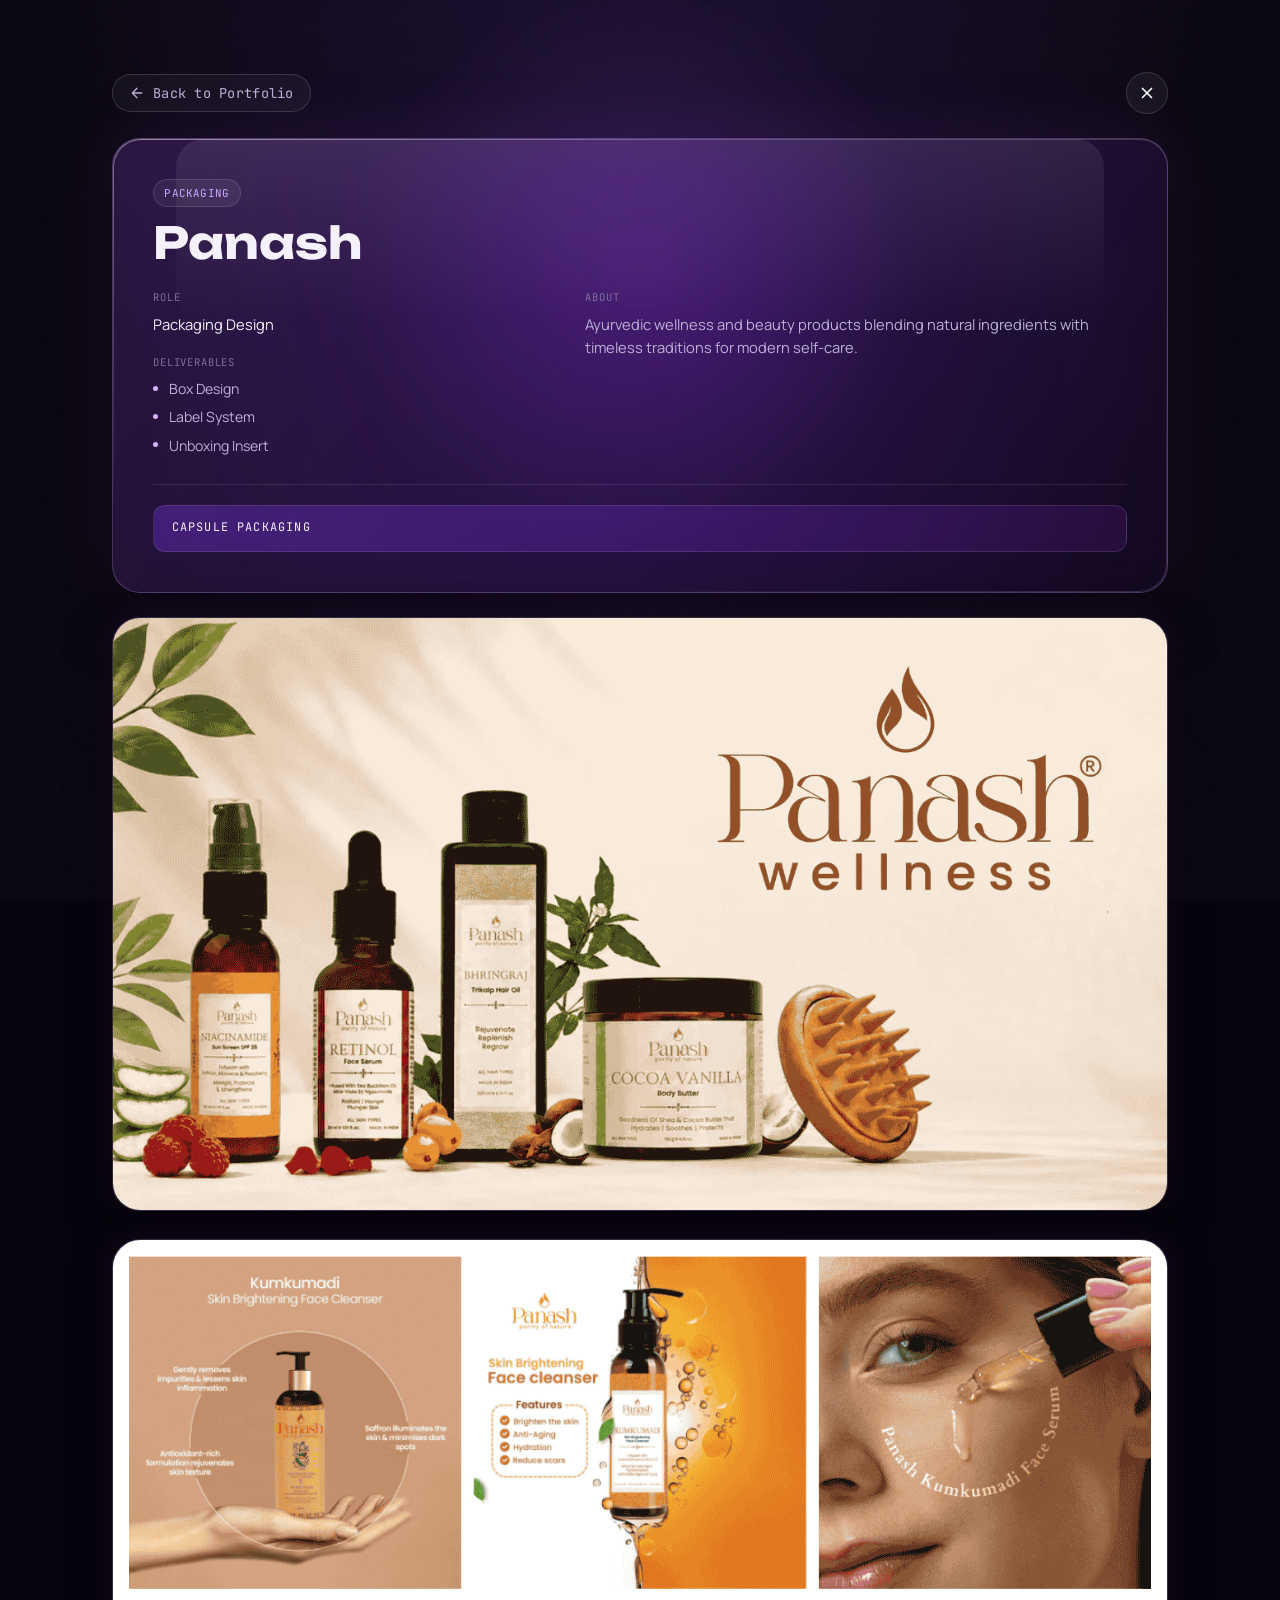
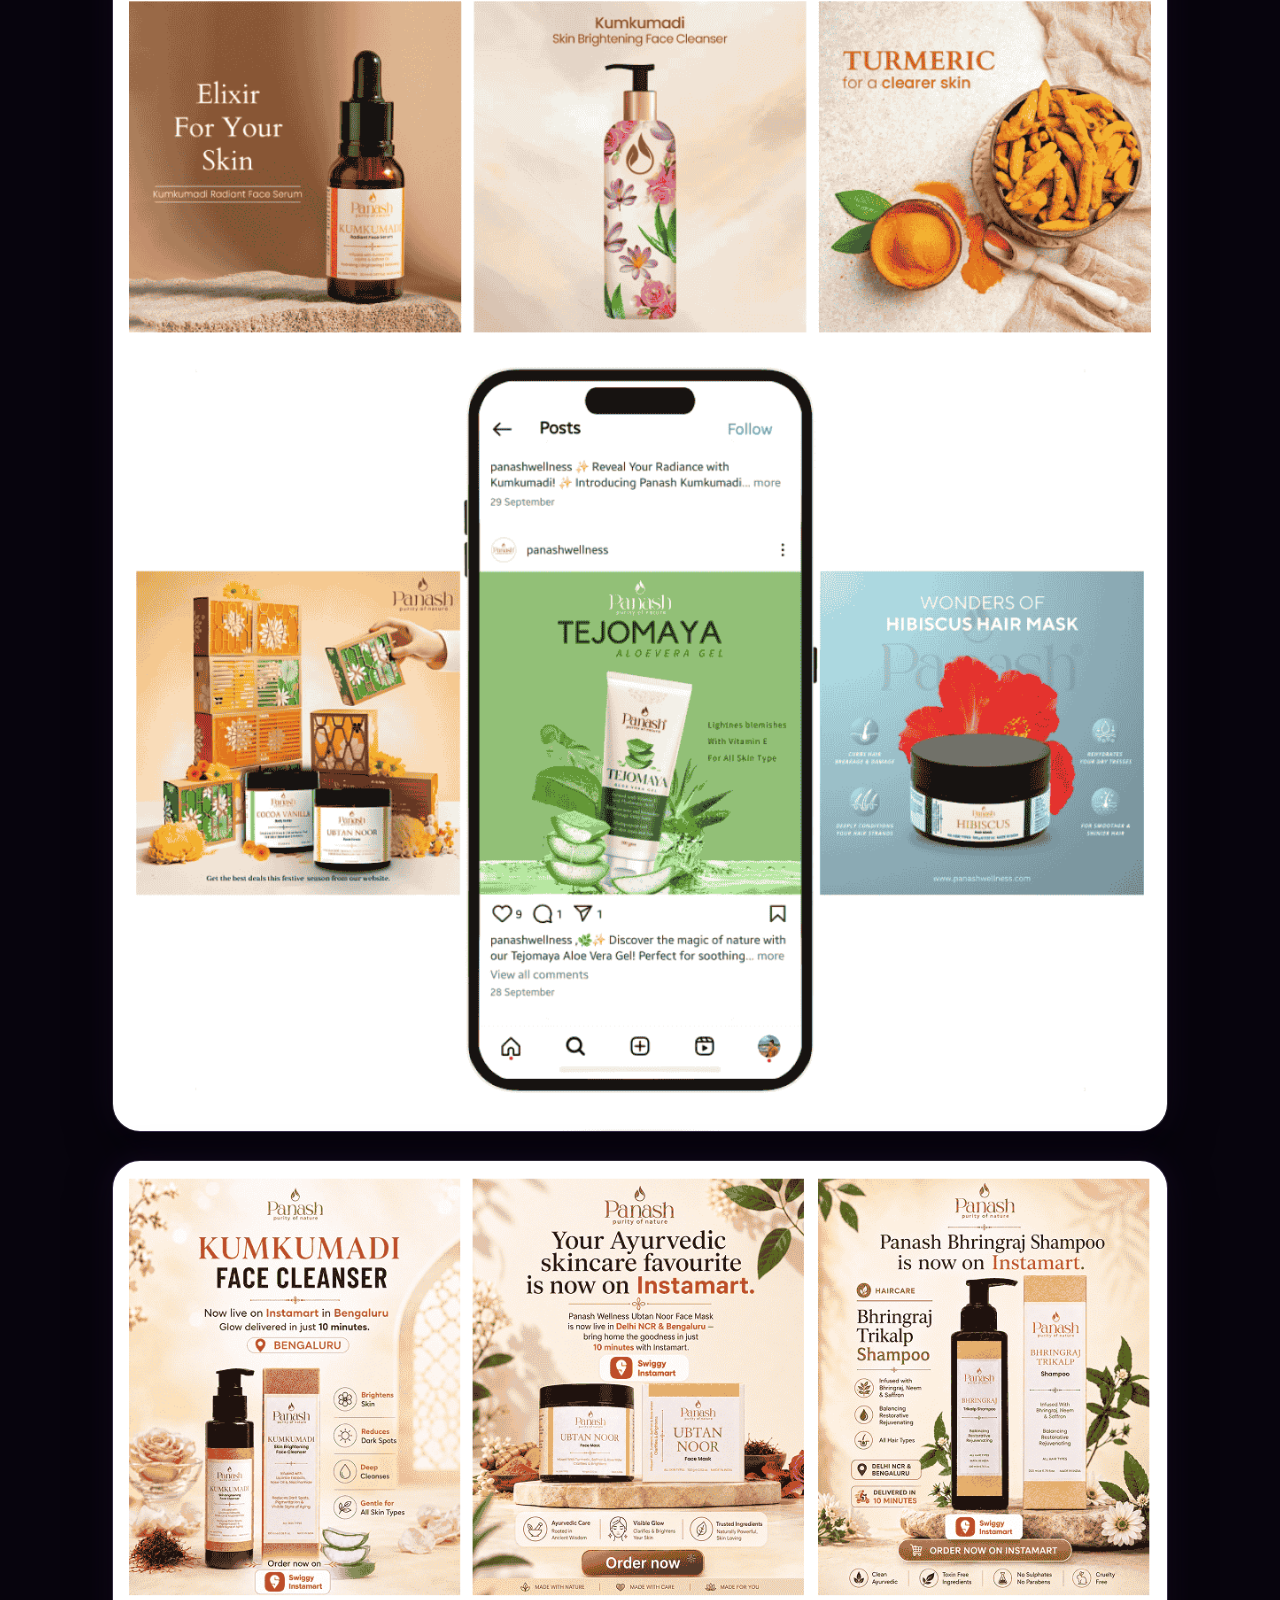
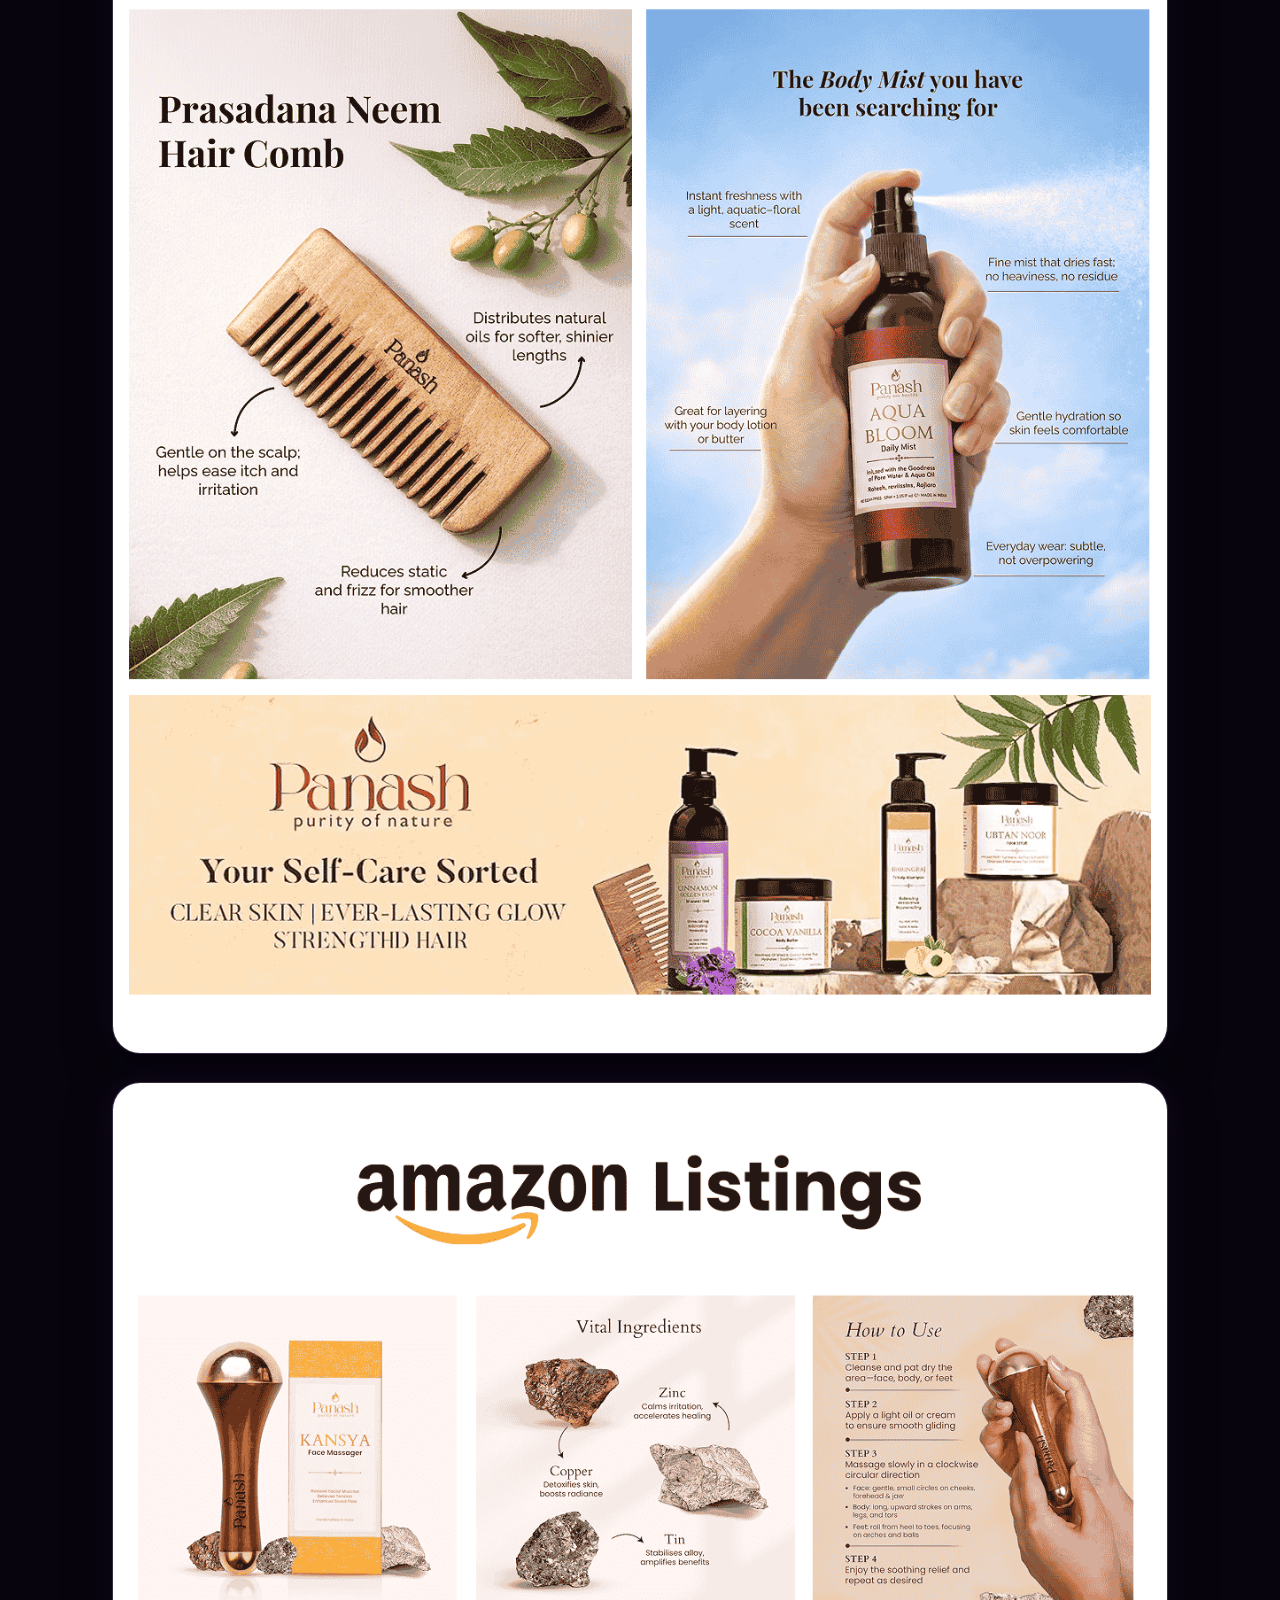
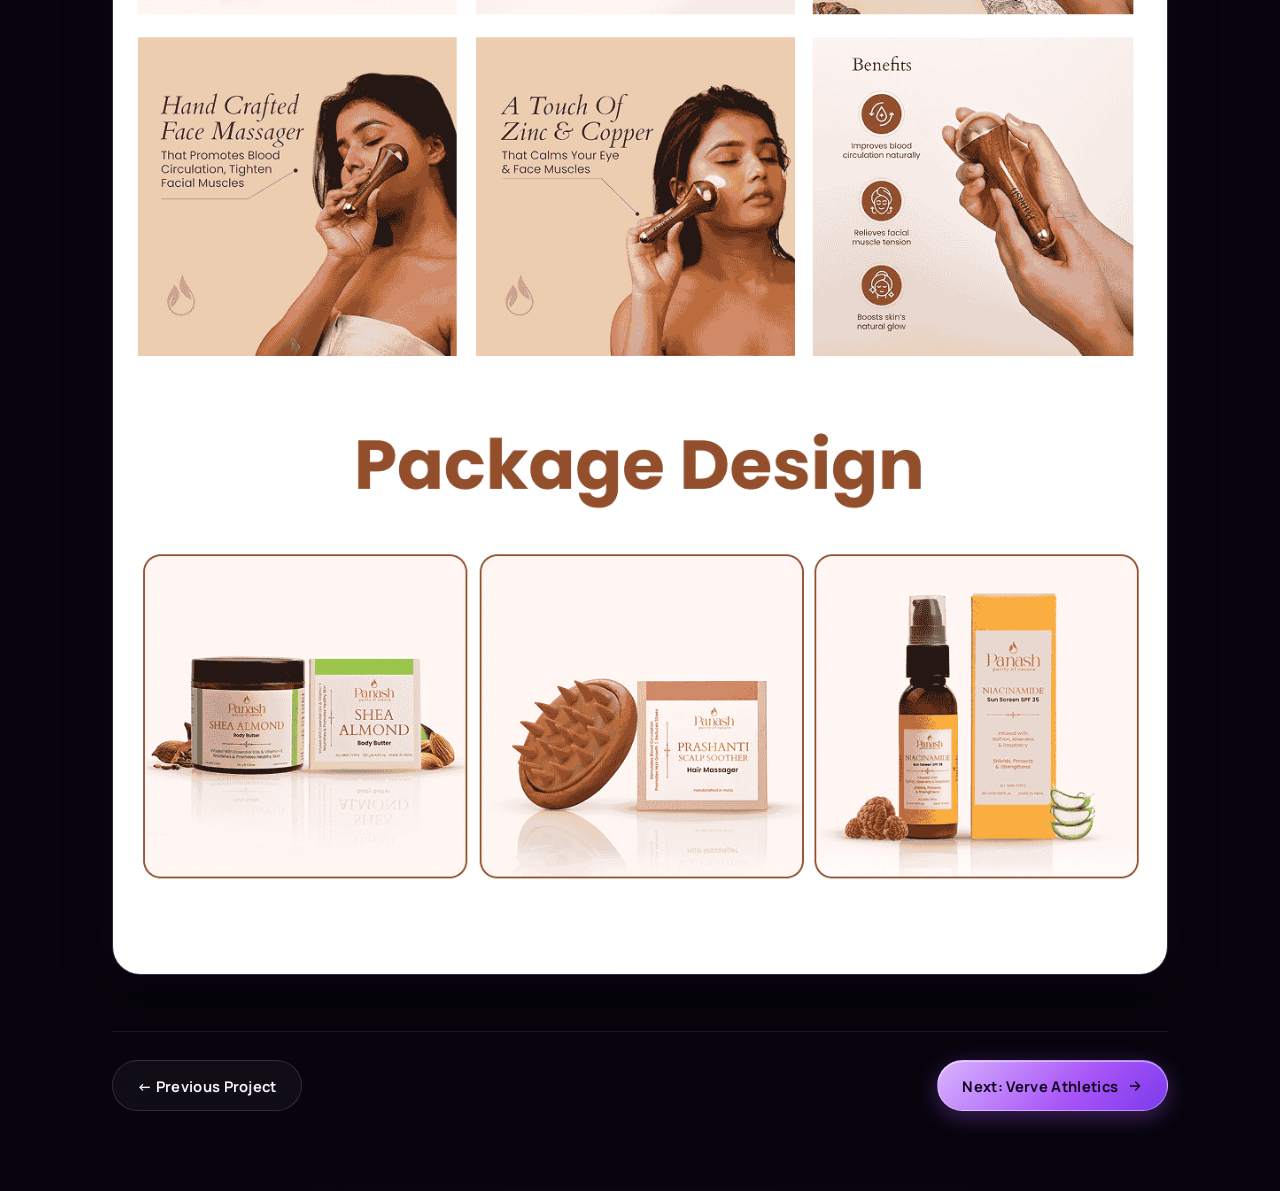
<file: project-aurora-beauty.html>
<!DOCTYPE html>
<html lang="en">
<head>
  <meta charset="utf-8"/>
  <meta content="width=device-width, initial-scale=1.0" name="viewport"/>
  <title>Aurora Beauty — Creative Kaushik</title>
  <meta content="Packaging concept for a limited skincare capsule collection." name="description"/>
  <link href="https://fonts.googleapis.com" rel="preconnect"/>
  <link crossorigin="" href="https://fonts.gstatic.com" rel="preconnect"/>
  <link href="https://fonts.googleapis.com/css2?family=Unbounded:wght@300;400;600;700;800;900&amp;family=Manrope:wght@400;500;600;700;800&amp;family=JetBrains+Mono:wght@400;500;600;700&amp;display=swap" rel="stylesheet"/>
  <link href="style.css" rel="stylesheet"/>
</head>
<body class="project-detail-body">
  <div aria-hidden="true" class="ambient-wrapper">
    <div class="grain-overlay"></div>
    <div class="cursor-glow" id="cursorGlow"></div>
  </div>

  <div class="project-page-container">
    <!-- Top Navigation Bar -->
    <div class="project-page-topbar">
      <a class="project-back-btn mono" href="index.html#graphic-work">
        <svg height="16" viewbox="0 0 24 24" width="16"><path d="M19 12H5M12 19l-7-7 7-7" fill="none" stroke="currentColor" stroke-linecap="round" stroke-linejoin="round" stroke-width="2"></path></svg>
        Back to Portfolio
      </a>
      <a aria-label="Close project" class="project-close-btn" href="index.html#graphic-work">
        <svg height="18" viewbox="0 0 24 24" width="18"><path d="M6 6l12 12M18 6L6 18" fill="none" stroke="currentColor" stroke-linecap="round" stroke-width="2.2"></path></svg>
      </a>
    </div>

    <!-- Project Header Panel (Flush aligned with cards below) -->
    <header class="project-header-panel glass-purple">
      <span class="case-tag mono">PACKAGING</span>
      <h1 class="case-title">Panash</h1>
      
      <div class="case-meta-grid">
        <div class="case-meta-col">
          <p class="case-label mono">ROLE</p>
          <p class="case-role">Packaging Design</p>
          <p class="case-label mono">DELIVERABLES</p>
          <ul class="case-deliverables">
            <li>Box Design</li>
            <li>Label System</li>
            <li>Unboxing Insert</li>
          </ul>
        </div>
        <div class="case-meta-col">
          <p class="case-label mono">ABOUT</p>
          <p class="case-description">Ayurvedic wellness and beauty products blending natural ingredients with timeless traditions for modern self-care.</p>
        </div>
      </div>

      <div class="case-banner mono">CAPSULE PACKAGING</div>
    </header>

    <!-- Stacked Image Cards: 1st Card is 16:9 Thumbnail, Remaining Cards are A4 (210/297) -->
    <main class="project-cards-stack">
      <!-- Thumbnail (16:9) -->
      <div class="project-image-card card-thumbnail">
        <img alt="Aurora Beauty Thumbnail (16:9)" loading="lazy" src="Assets\Panash\Thumb.png"/>
      </div>
      <!-- A4 Showcase 1 -->
      <div class="project-image-card card-a4">
        <img alt="Aurora Beauty A4 Showcase 1" loading="lazy" src="Assets\Panash\Frame 94.png"/>
      </div>
      <!-- A4 Showcase 2 -->
      <div class="project-image-card card-a4">
        <img alt="Aurora Beauty A4 Showcase 2" loading="lazy" src="Assets\Panash\Frame 95.png"/>
      </div>
      <!-- A4 Showcase 3 -->
      <div class="project-image-card card-a4">
        <img alt="Aurora Beauty A4 Showcase 3" loading="lazy" src="Assets\Panash\Frame 96.png"/>
      </div>
      <!-- A4 Showcase 4 -->
      <!-- <div class="project-image-card card-a4">
        <img alt="Aurora Beauty A4 Showcase 4" loading="lazy" src="https://images.unsplash.com/photo-1526947425960-945c6e72858f?w=1200&auto=format&fit=crop&q=80" onerror="this.onerror=null; this.src='https://images.unsplash.com/photo-1618005182384-a83a8bd57fbe?w=1200&auto=format&fit=crop&q=80';"/>
      </div> -->
    </main>

    <!-- Pagination Footer -->
    <nav aria-label="Project pagination" class="project-nav-footer mono">
      <a class="btn btn-secondary" href="project-nightwave.html">← Previous Project</a>
      <a class="btn btn-primary" href="project-verve-athletics.html">
        <span>Next: Verve Athletics</span>
        <svg class="btn-arrow" height="16" viewbox="0 0 24 24" width="16"><path d="M5 12h14M13 6l6 6-6 6" fill="none" stroke="currentColor" stroke-linecap="round" stroke-linejoin="round" stroke-width="2"></path></svg>
      </a>
    </nav>
  </div>

  <script src="script.js"></script>
</body>
</html>
</file>
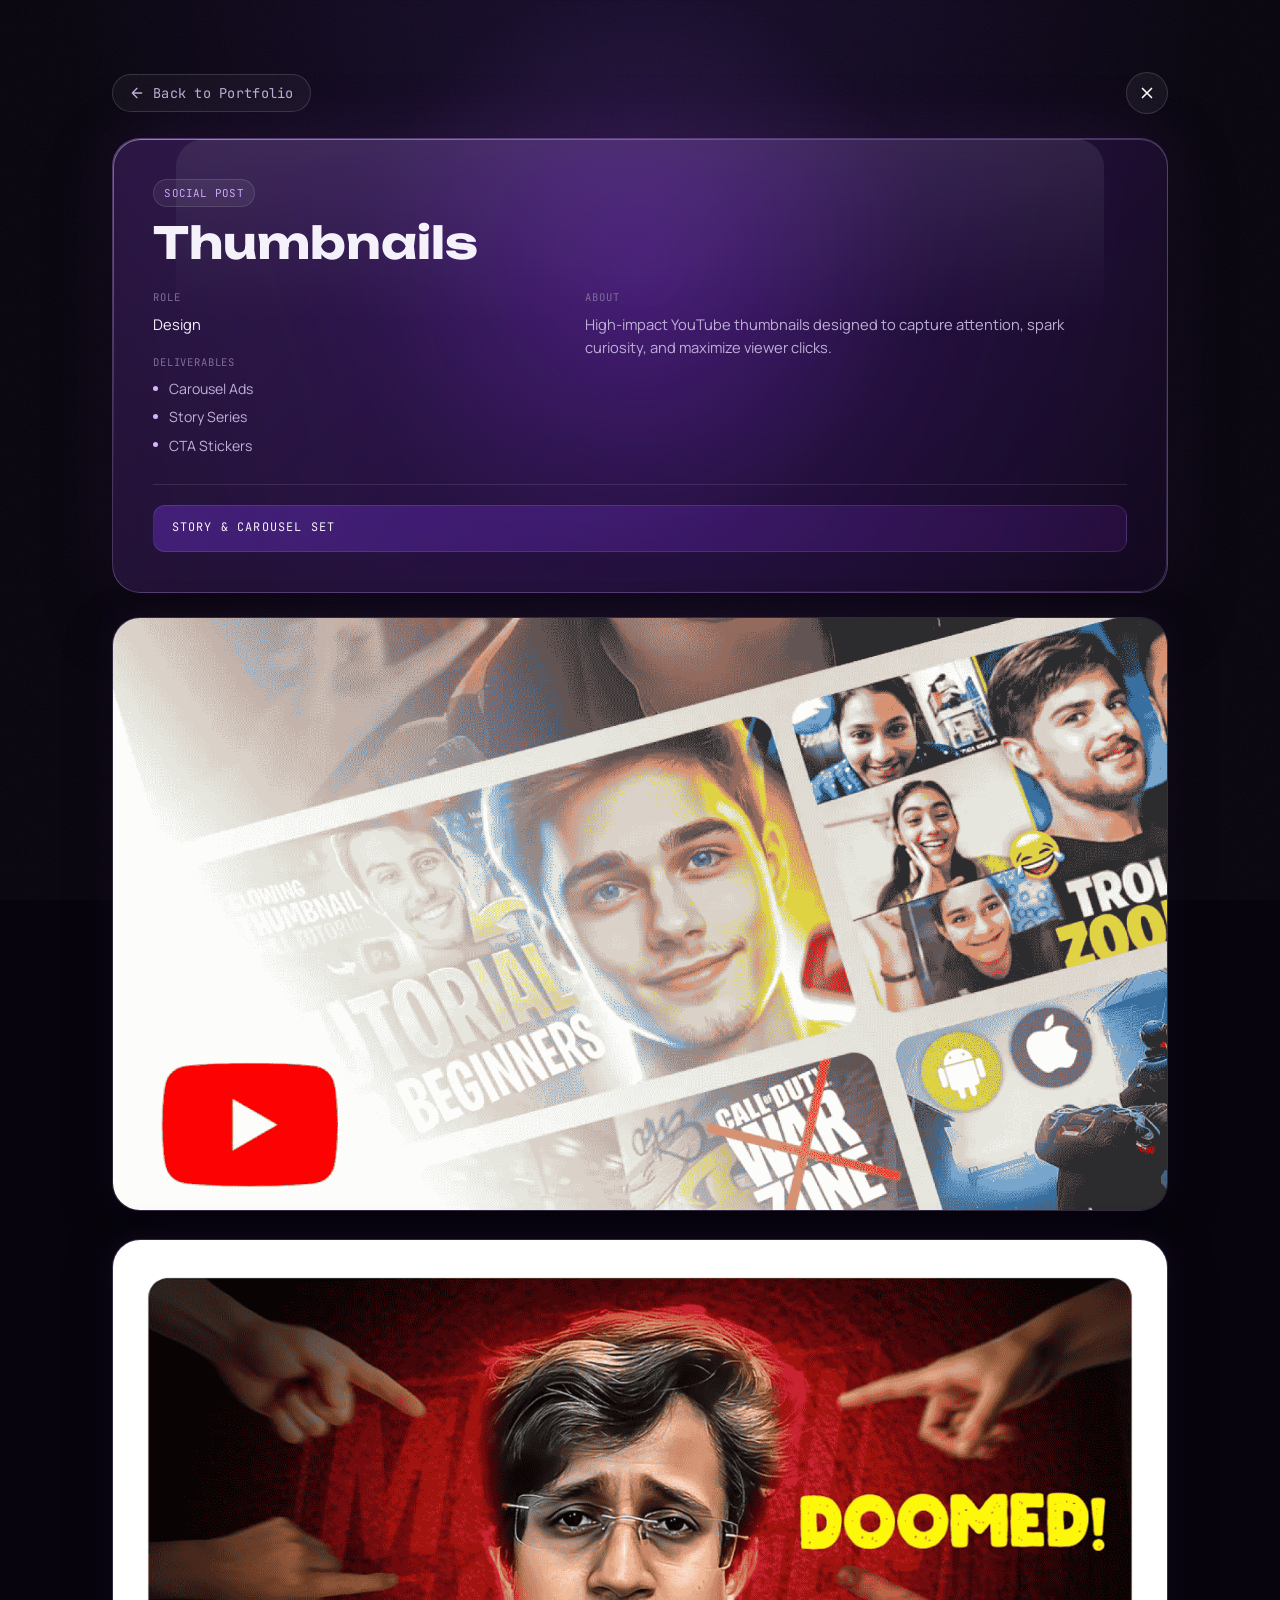
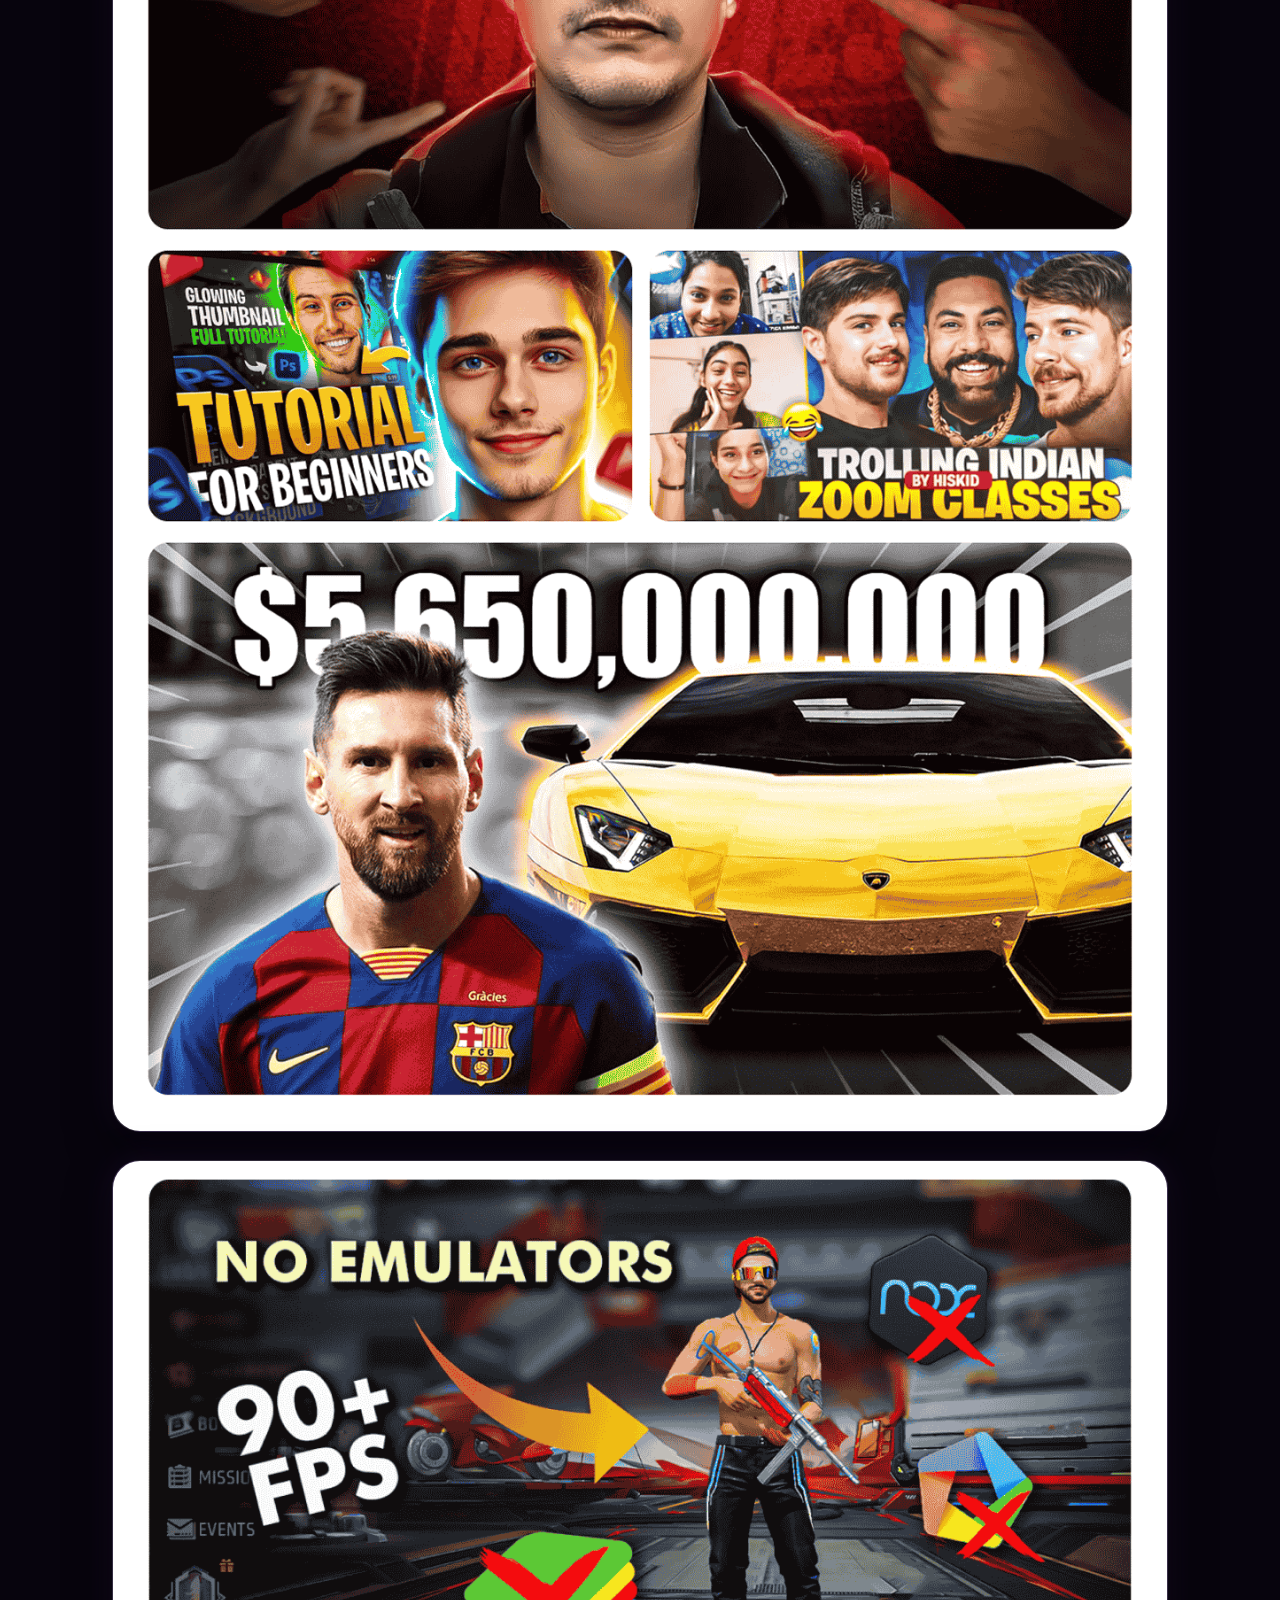
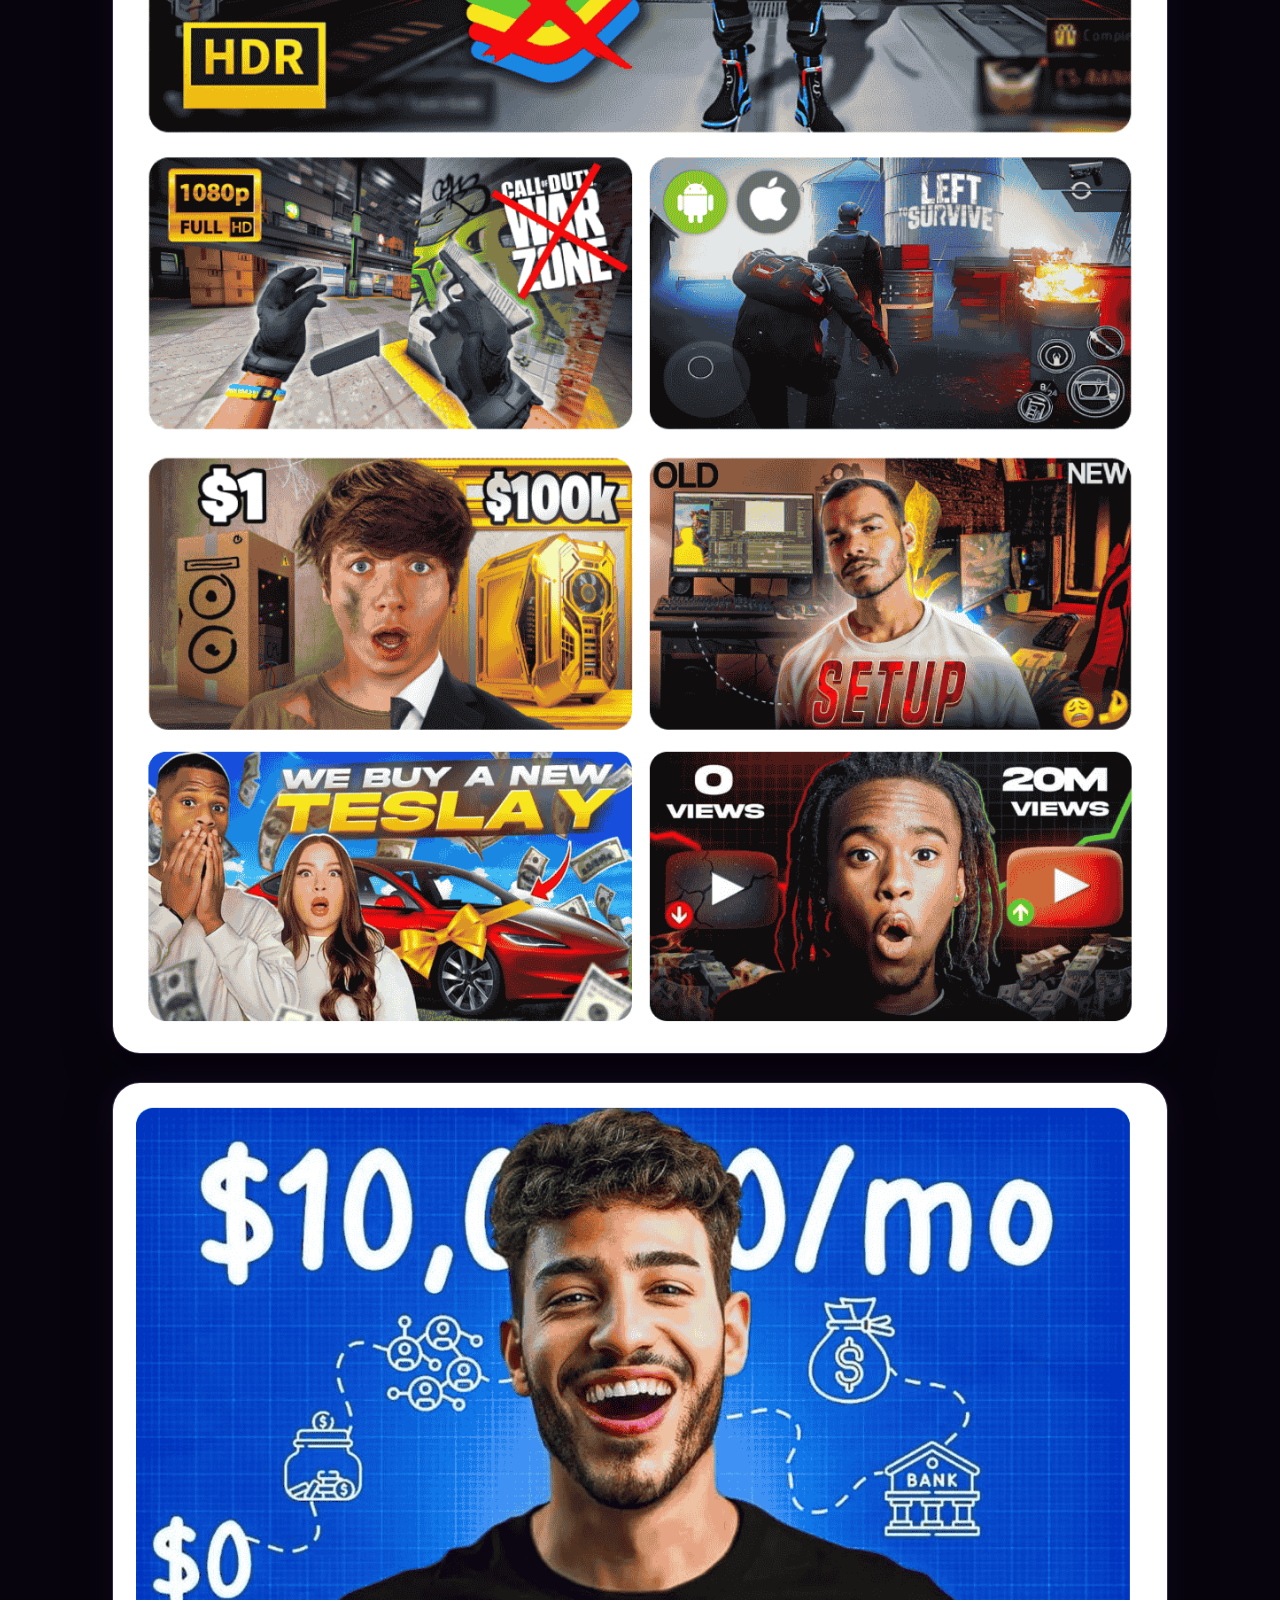
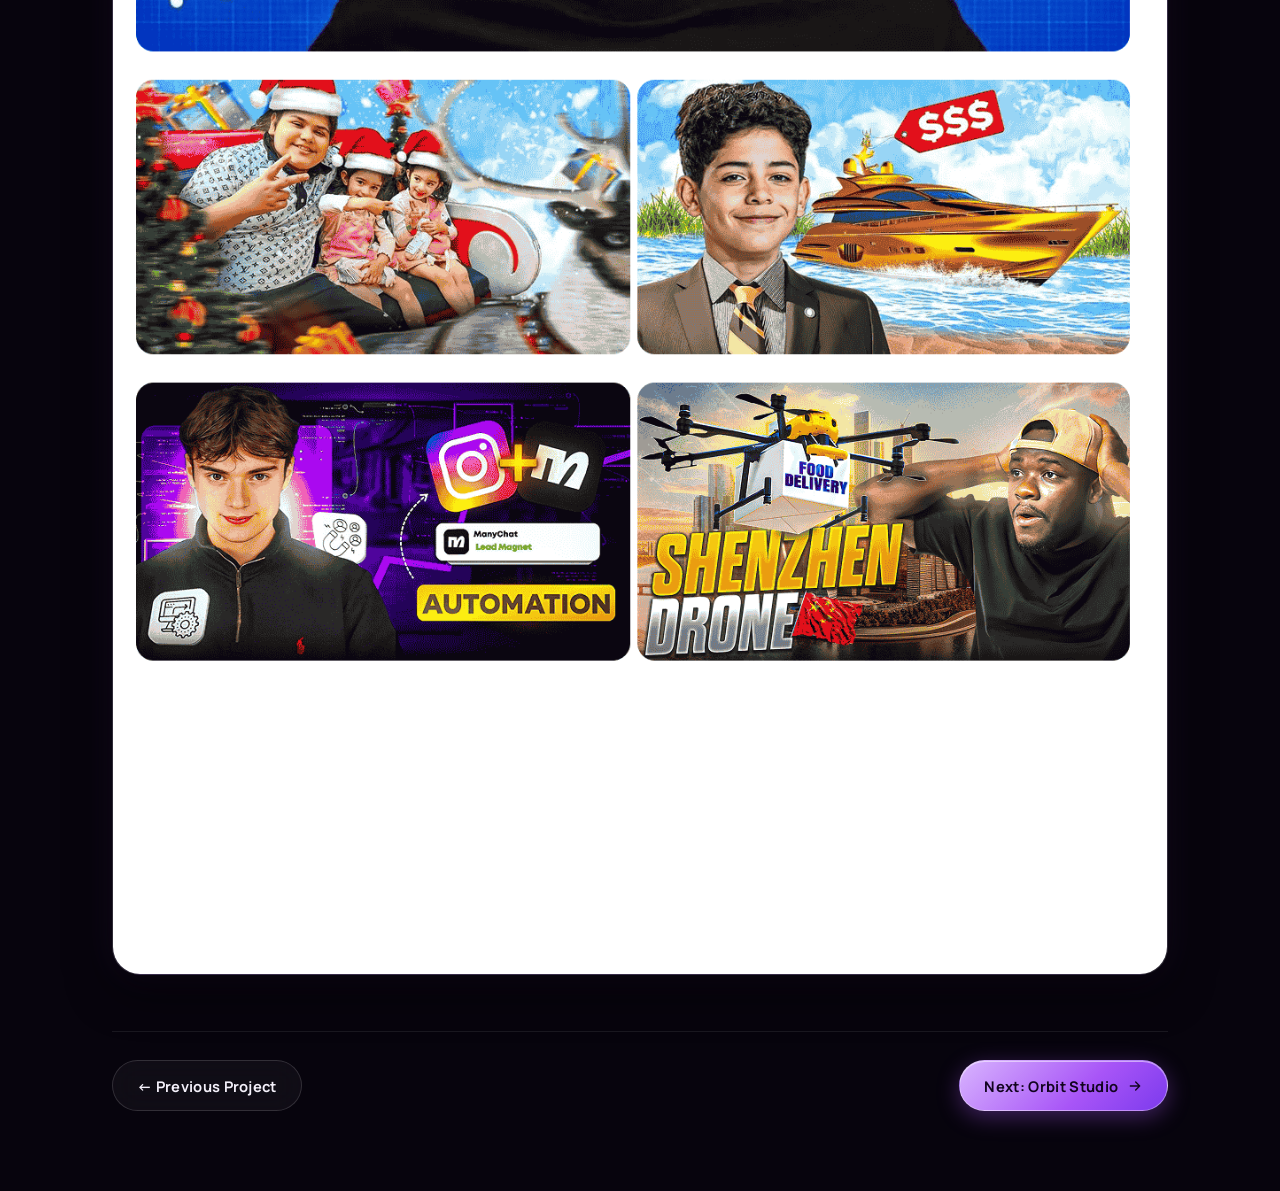
<file: project-aurora-carousel.html>
<!DOCTYPE html>
<html lang="en">
<head>
  <meta charset="utf-8"/>
  <meta content="width=device-width, initial-scale=1.0" name="viewport"/>
  <title>Aurora Beauty — Creative Kaushik</title>
  <meta content="Scroll-stopping carousel ads built for product launches." name="description"/>
  <link href="https://fonts.googleapis.com" rel="preconnect"/>
  <link crossorigin="" href="https://fonts.gstatic.com" rel="preconnect"/>
  <link href="https://fonts.googleapis.com/css2?family=Unbounded:wght@300;400;600;700;800;900&amp;family=Manrope:wght@400;500;600;700;800&amp;family=JetBrains+Mono:wght@400;500;600;700&amp;display=swap" rel="stylesheet"/>
  <link href="style.css" rel="stylesheet"/>
</head>
<body class="project-detail-body">
  <div aria-hidden="true" class="ambient-wrapper">
    <div class="grain-overlay"></div>
    <div class="cursor-glow" id="cursorGlow"></div>
  </div>

  <div class="project-page-container">
    <!-- Top Navigation Bar -->
    <div class="project-page-topbar">
      <a class="project-back-btn mono" href="index.html#graphic-work">
        <svg height="16" viewbox="0 0 24 24" width="16"><path d="M19 12H5M12 19l-7-7 7-7" fill="none" stroke="currentColor" stroke-linecap="round" stroke-linejoin="round" stroke-width="2"></path></svg>
        Back to Portfolio
      </a>
      <a aria-label="Close project" class="project-close-btn" href="index.html#graphic-work">
        <svg height="18" viewbox="0 0 24 24" width="18"><path d="M6 6l12 12M18 6L6 18" fill="none" stroke="currentColor" stroke-linecap="round" stroke-width="2.2"></path></svg>
      </a>
    </div>

    <!-- Project Header Panel (Flush aligned with cards below) -->
    <header class="project-header-panel glass-purple">
      <span class="case-tag mono">SOCIAL POST</span>
      <h1 class="case-title">Thumbnails</h1>
      
      <div class="case-meta-grid">
        <div class="case-meta-col">
          <p class="case-label mono">ROLE</p>
          <p class="case-role">Design</p>
          <p class="case-label mono">DELIVERABLES</p>
          <ul class="case-deliverables">
            <li>Carousel Ads</li>
            <li>Story Series</li>
            <li>CTA Stickers</li>
          </ul>
        </div>
        <div class="case-meta-col">
          <p class="case-label mono">ABOUT</p>
          <p class="case-description">High-impact YouTube thumbnails designed to capture attention, spark curiosity, and maximize viewer clicks.</p>
        </div>
      </div>

      <div class="case-banner mono">STORY & CAROUSEL SET</div>
    </header>

    <!-- Stacked Image Cards: 1st Card is 16:9 Thumbnail, Remaining Cards are A4 (210/297) -->
    <main class="project-cards-stack">
      <!-- Thumbnail (16:9) -->
      <div class="project-image-card card-thumbnail">
        <img alt="Aurora Beauty Thumbnail (16:9)" loading="lazy" src="Assets\Thumbnails\Thumb.png"/>
      </div>
      <!-- A4 Showcase 1 -->
      <div class="project-image-card card-a4">
        <img alt="Aurora Beauty A4 Showcase 1" loading="lazy" src="Assets\Thumbnails\Frame 101.png"/>
      </div>
      <!-- A4 Showcase 2 -->
      <div class="project-image-card card-a4">
        <img alt="Aurora Beauty A4 Showcase 2" loading="lazy" src="Assets\Thumbnails\Frame 102.png"/>
      </div>
      <!-- A4 Showcase 3 -->
      <div class="project-image-card card-a4">
        <img alt="Aurora Beauty A4 Showcase 3" loading="lazy" src="Assets\Thumbnails\Frame 103.png"/>
      </div>
    </main>

    <!-- Pagination Footer -->
    <nav aria-label="Project pagination" class="project-nav-footer mono">
      <a class="btn btn-secondary" href="project-verve-athletics.html">← Previous Project</a>
      <a class="btn btn-primary" href="project-orbit-studio.html">
        <span>Next: Orbit Studio</span>
        <svg class="btn-arrow" height="16" viewbox="0 0 24 24" width="16"><path d="M5 12h14M13 6l6 6-6 6" fill="none" stroke="currentColor" stroke-linecap="round" stroke-linejoin="round" stroke-width="2"></path></svg>
      </a>
    </nav>
  </div>

  <script src="script.js"></script>
</body>
</html>
</file>
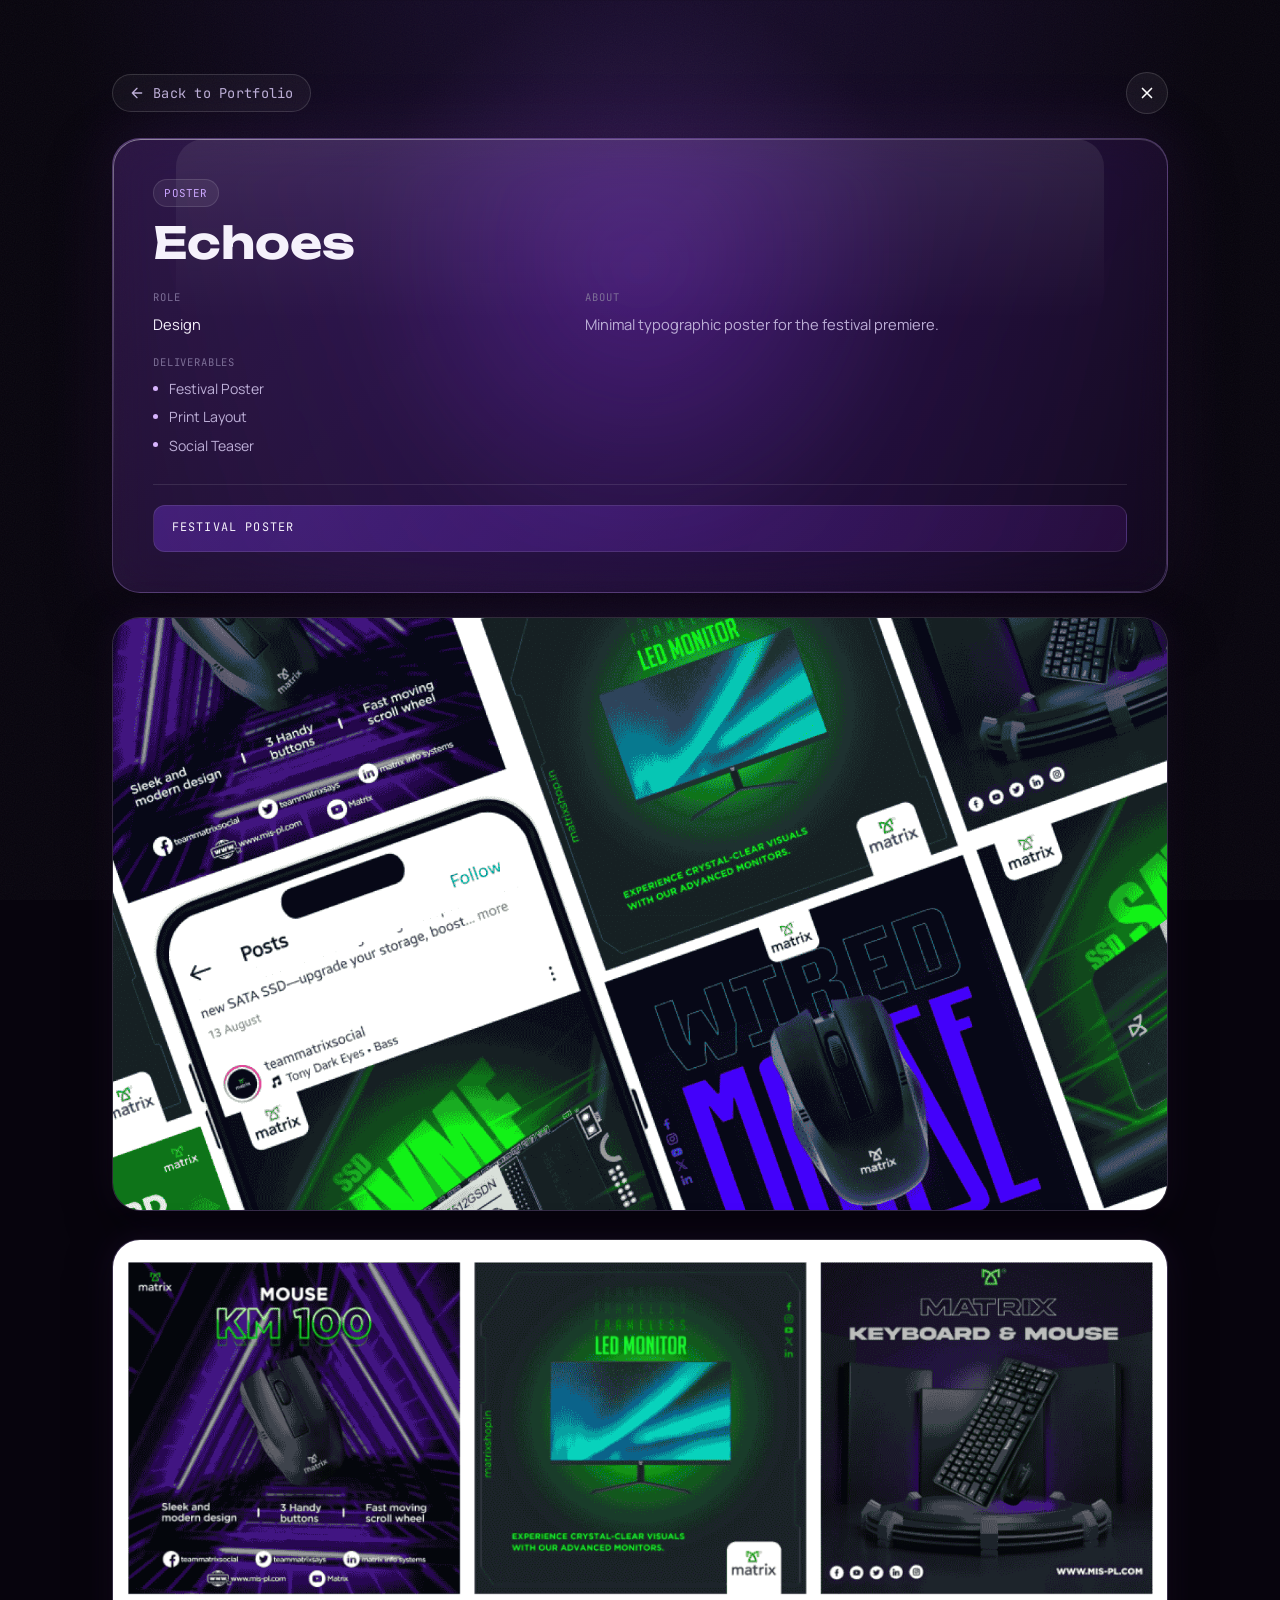
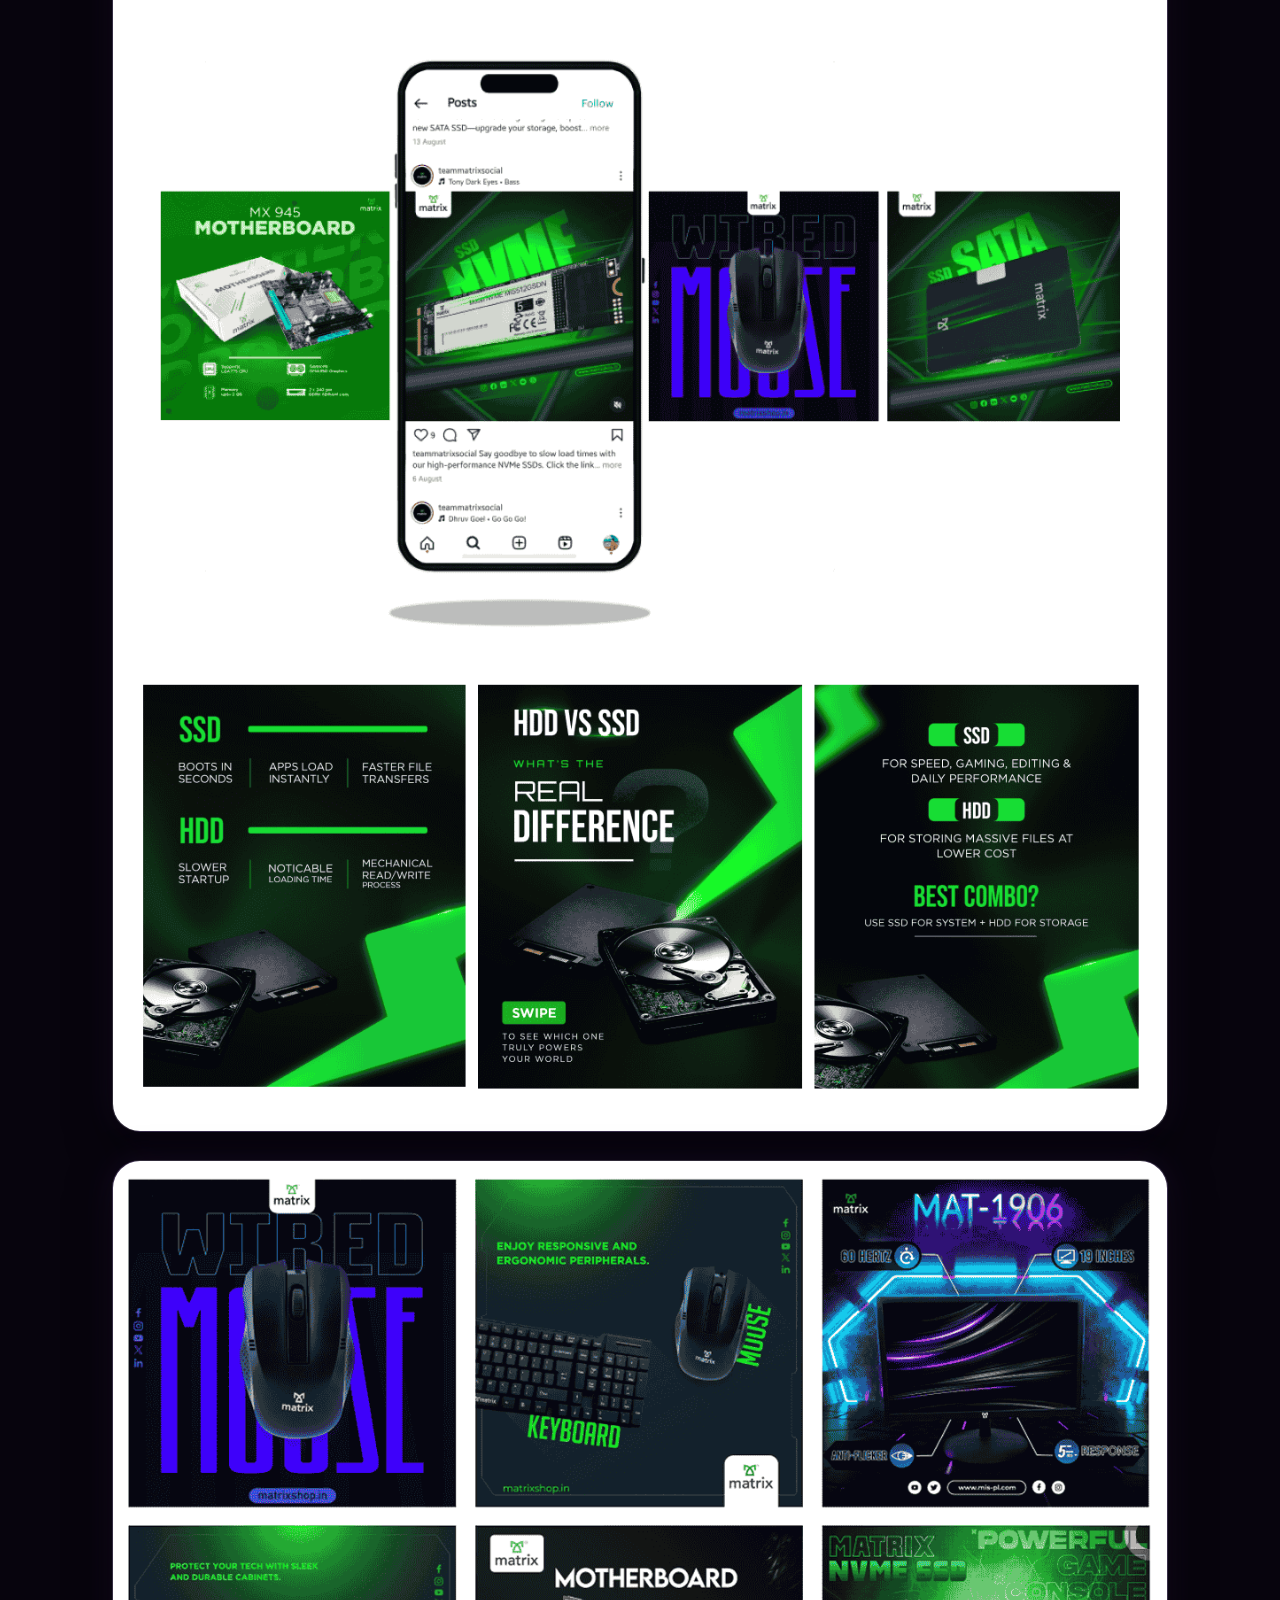
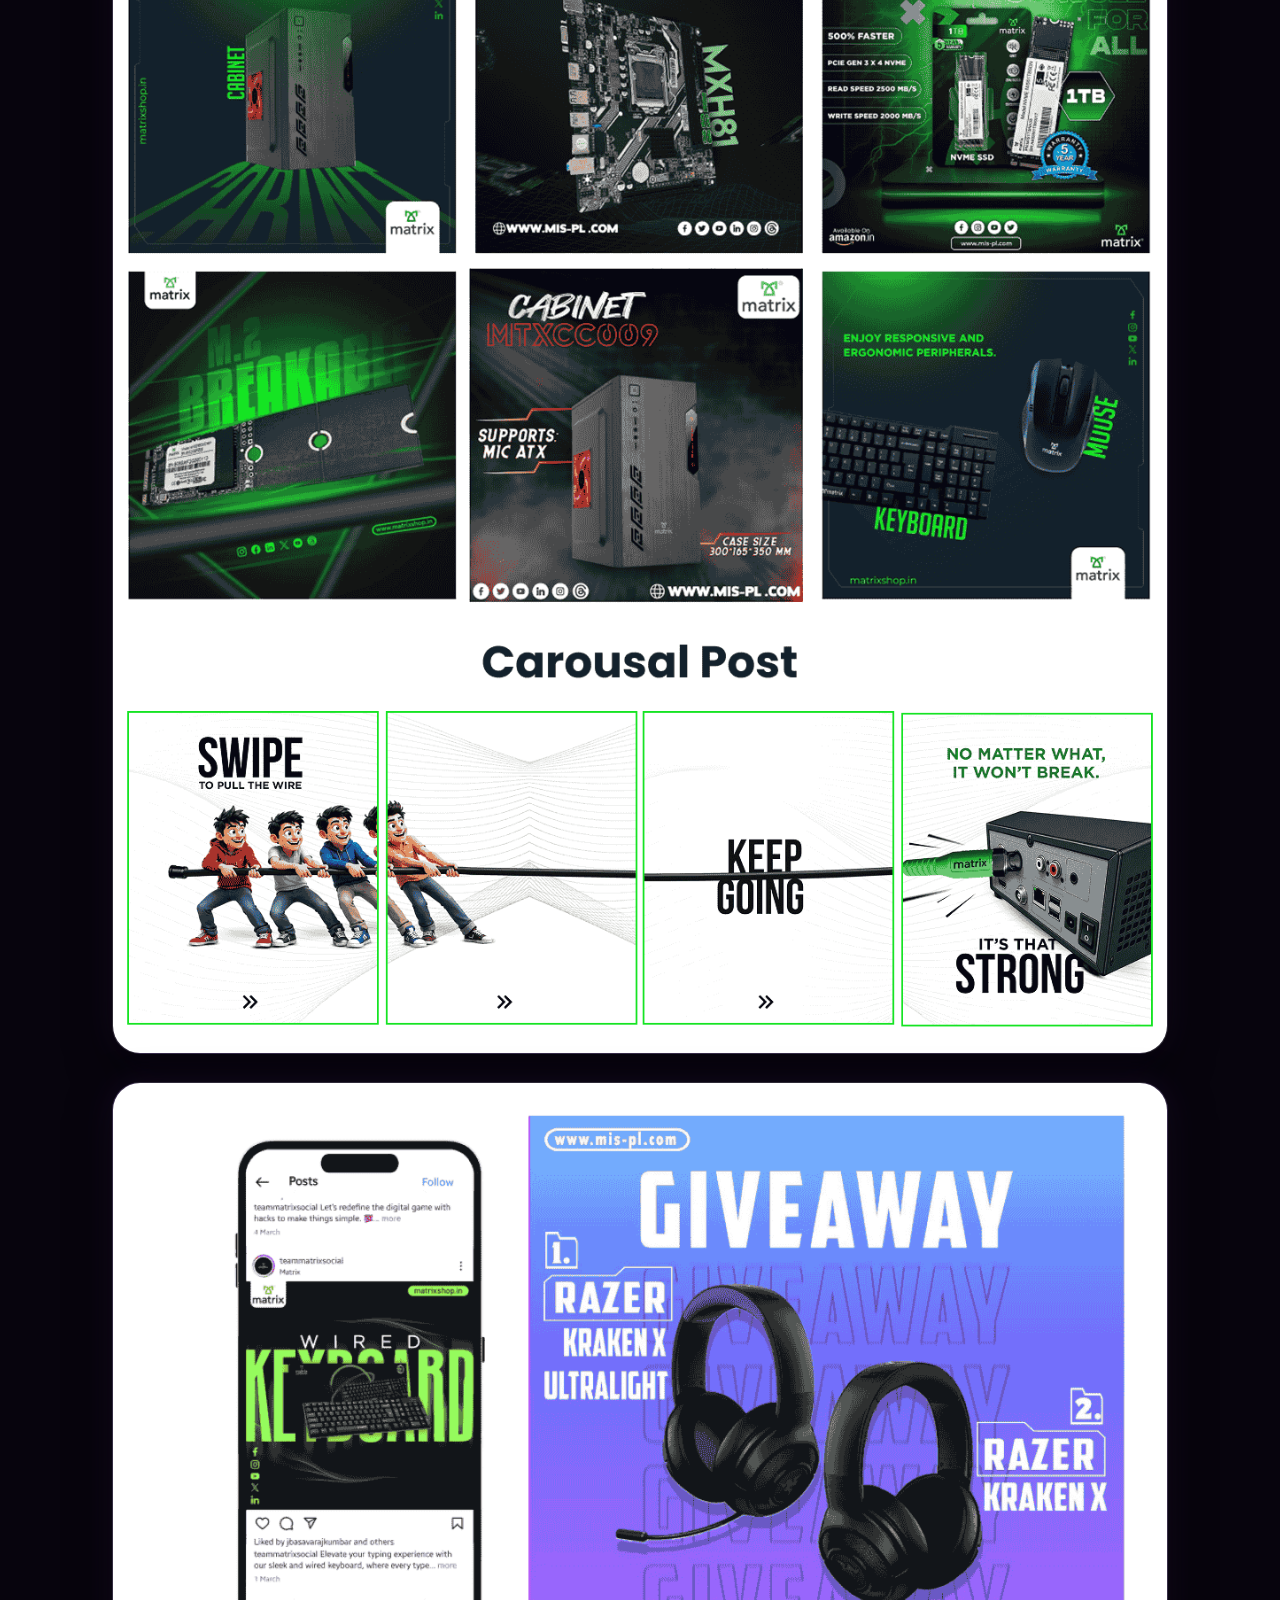
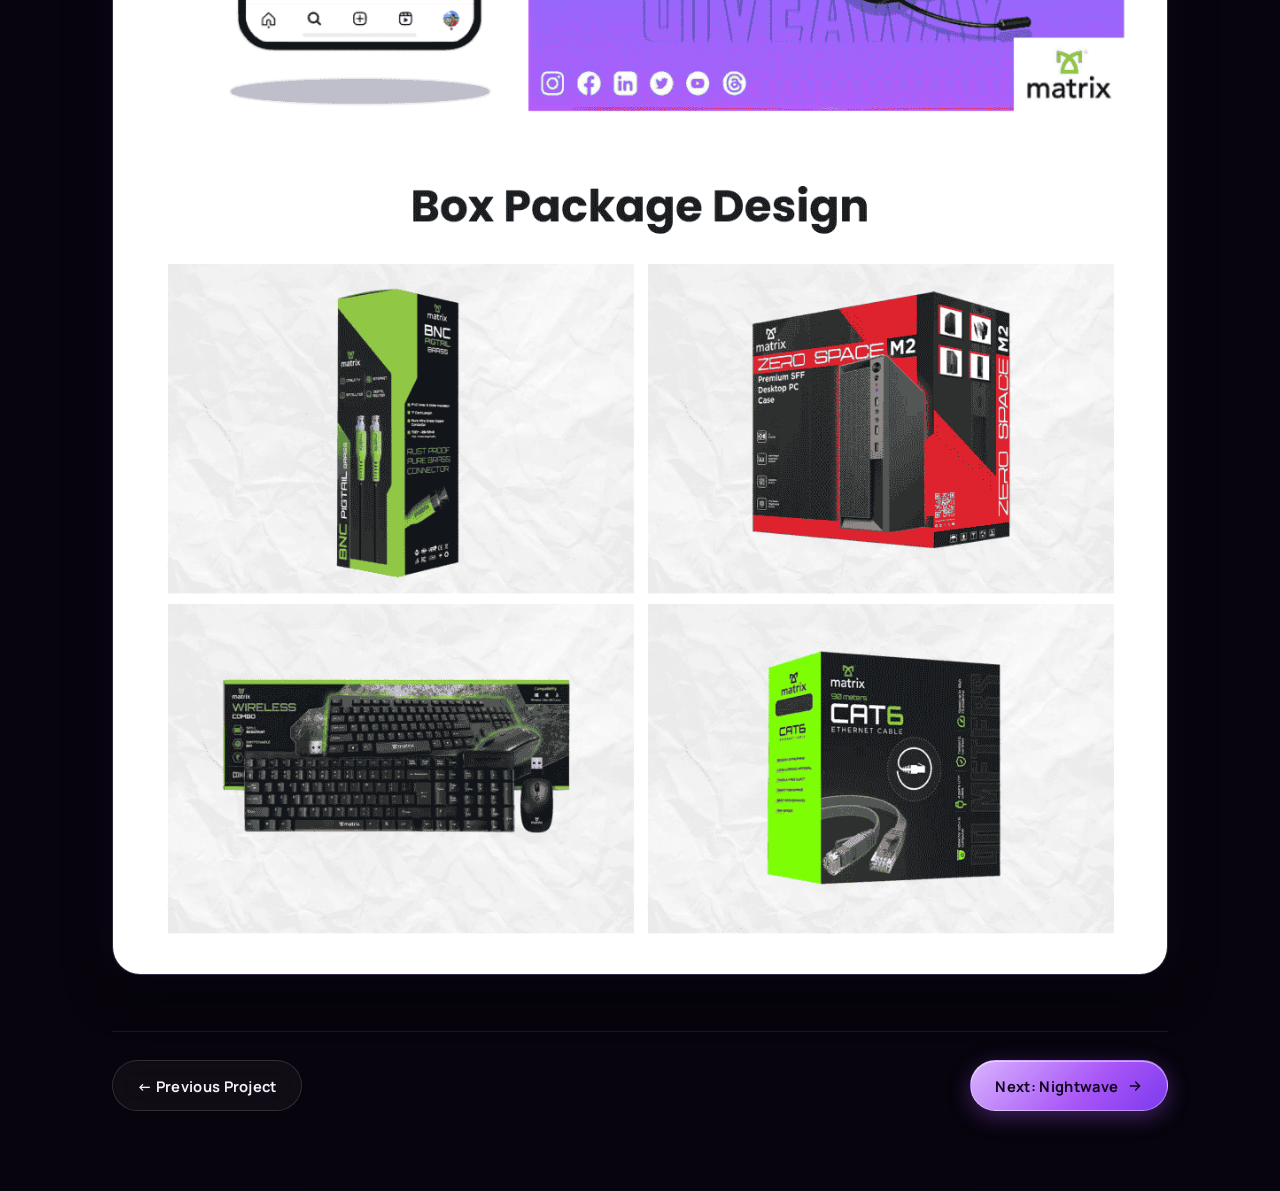
<file: project-echoes.html>
<!DOCTYPE html>
<html lang="en">
<head>
  <meta charset="utf-8"/>
  <meta content="width=device-width, initial-scale=1.0" name="viewport"/>
  <title>Echoes — Creative Kaushik</title>
  <meta content="Minimal typographic poster for the festival premiere." name="description"/>
  <link href="https://fonts.googleapis.com" rel="preconnect"/>
  <link crossorigin="" href="https://fonts.gstatic.com" rel="preconnect"/>
  <link href="https://fonts.googleapis.com/css2?family=Unbounded:wght@300;400;600;700;800;900&amp;family=Manrope:wght@400;500;600;700;800&amp;family=JetBrains+Mono:wght@400;500;600;700&amp;display=swap" rel="stylesheet"/>
  <link href="style.css" rel="stylesheet"/>
</head>
<body class="project-detail-body">
  <div aria-hidden="true" class="ambient-wrapper">
    <div class="grain-overlay"></div>
    <div class="cursor-glow" id="cursorGlow"></div>
  </div>

  <div class="project-page-container">
    <!-- Top Navigation Bar -->
    <div class="project-page-topbar">
      <a class="project-back-btn mono" href="index.html#graphic-work">
        <svg height="16" viewbox="0 0 24 24" width="16"><path d="M19 12H5M12 19l-7-7 7-7" fill="none" stroke="currentColor" stroke-linecap="round" stroke-linejoin="round" stroke-width="2"></path></svg>
        Back to Portfolio
      </a>
      <a aria-label="Close project" class="project-close-btn" href="index.html#graphic-work">
        <svg height="18" viewbox="0 0 24 24" width="18"><path d="M6 6l12 12M18 6L6 18" fill="none" stroke="currentColor" stroke-linecap="round" stroke-width="2.2"></path></svg>
      </a>
    </div>

    <!-- Project Header Panel (Flush aligned with cards below) -->
    <header class="project-header-panel glass-purple">
      <span class="case-tag mono">POSTER</span>
      <h1 class="case-title">Echoes</h1>
      
      <div class="case-meta-grid">
        <div class="case-meta-col">
          <p class="case-label mono">ROLE</p>
          <p class="case-role">Design</p>
          <p class="case-label mono">DELIVERABLES</p>
          <ul class="case-deliverables">
            <li>Festival Poster</li>
            <li>Print Layout</li>
            <li>Social Teaser</li>
          </ul>
        </div>
        <div class="case-meta-col">
          <p class="case-label mono">ABOUT</p>
          <p class="case-description">Minimal typographic poster for the festival premiere.</p>
        </div>
      </div>

      <div class="case-banner mono">FESTIVAL POSTER</div>
    </header>

    <!-- Stacked Image Cards: 1st Card is 16:9 Thumbnail, Remaining Cards are A4 (210/297) -->
    <main class="project-cards-stack">
      <!-- Thumbnail (16:9) -->
      <div class="project-image-card card-thumbnail">
        <img alt="Echoes Thumbnail (16:9)" loading="lazy" src="Assets/Matrix/Frame 85.png"/>
      </div>
      <!-- A4 Showcase 1 -->
      <div class="project-image-card card-a4">
        <img alt="Echoes A4 Showcase 1" loading="lazy" src="Assets/Matrix/Frame 86.png"/>
      </div>
      <!-- A4 Showcase 2 -->
      <div class="project-image-card card-a4">
        <img alt="Echoes A4 Showcase 2" loading="lazy" src="Assets/Matrix/Frame 87.png"/>
      </div>
      <!-- A4 Showcase 3 -->
      <div class="project-image-card card-a4">
        <img alt="Echoes A4 Showcase 3" loading="lazy" src="Assets/Matrix/Frame 88.png"/>
      </div>
    </main>

    <!-- Pagination Footer -->
    <nav aria-label="Project pagination" class="project-nav-footer mono">
      <a class="btn btn-secondary" href="project-lumen.html">← Previous Project</a>
      <a class="btn btn-primary" href="project-nightwave.html">
        <span>Next: Nightwave</span>
        <svg class="btn-arrow" height="16" viewbox="0 0 24 24" width="16"><path d="M5 12h14M13 6l6 6-6 6" fill="none" stroke="currentColor" stroke-linecap="round" stroke-linejoin="round" stroke-width="2"></path></svg>
      </a>
    </nav>
  </div>

  <script src="script.js"></script>
</body>
</html>
</file>
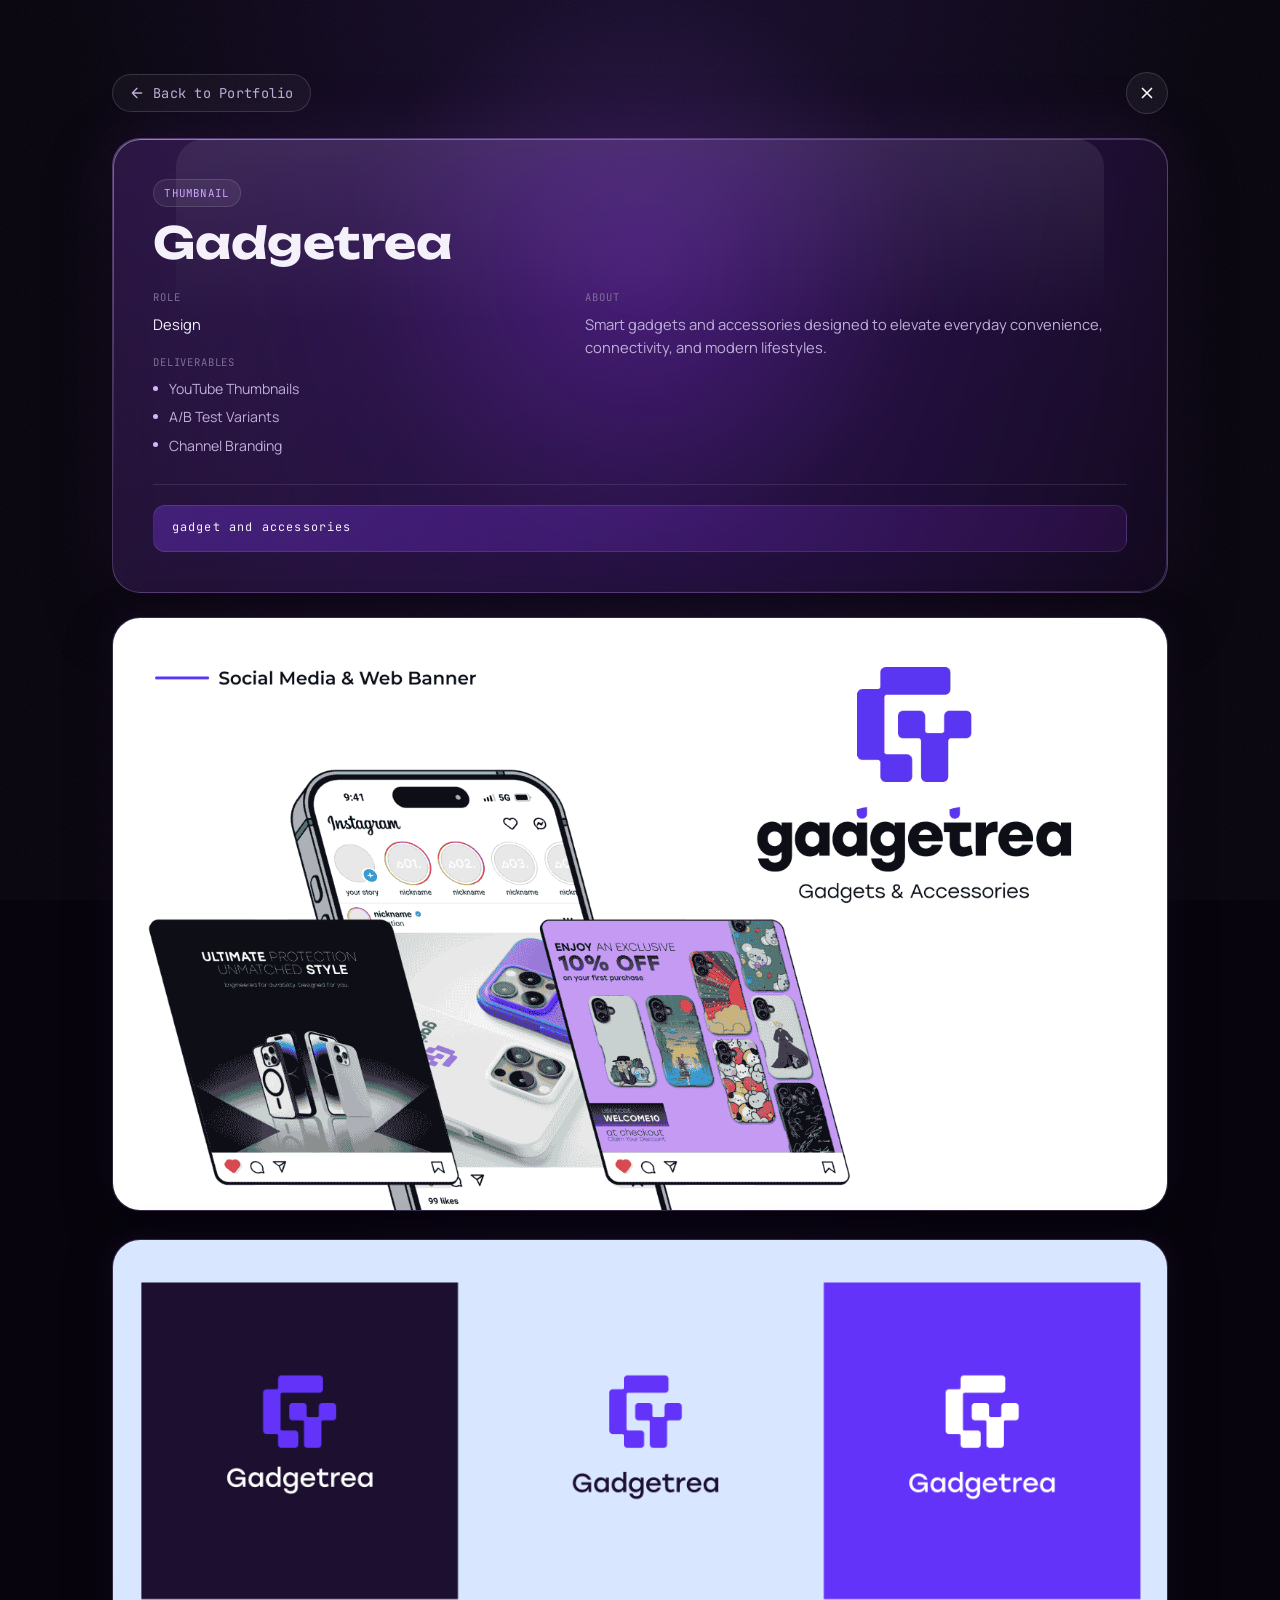
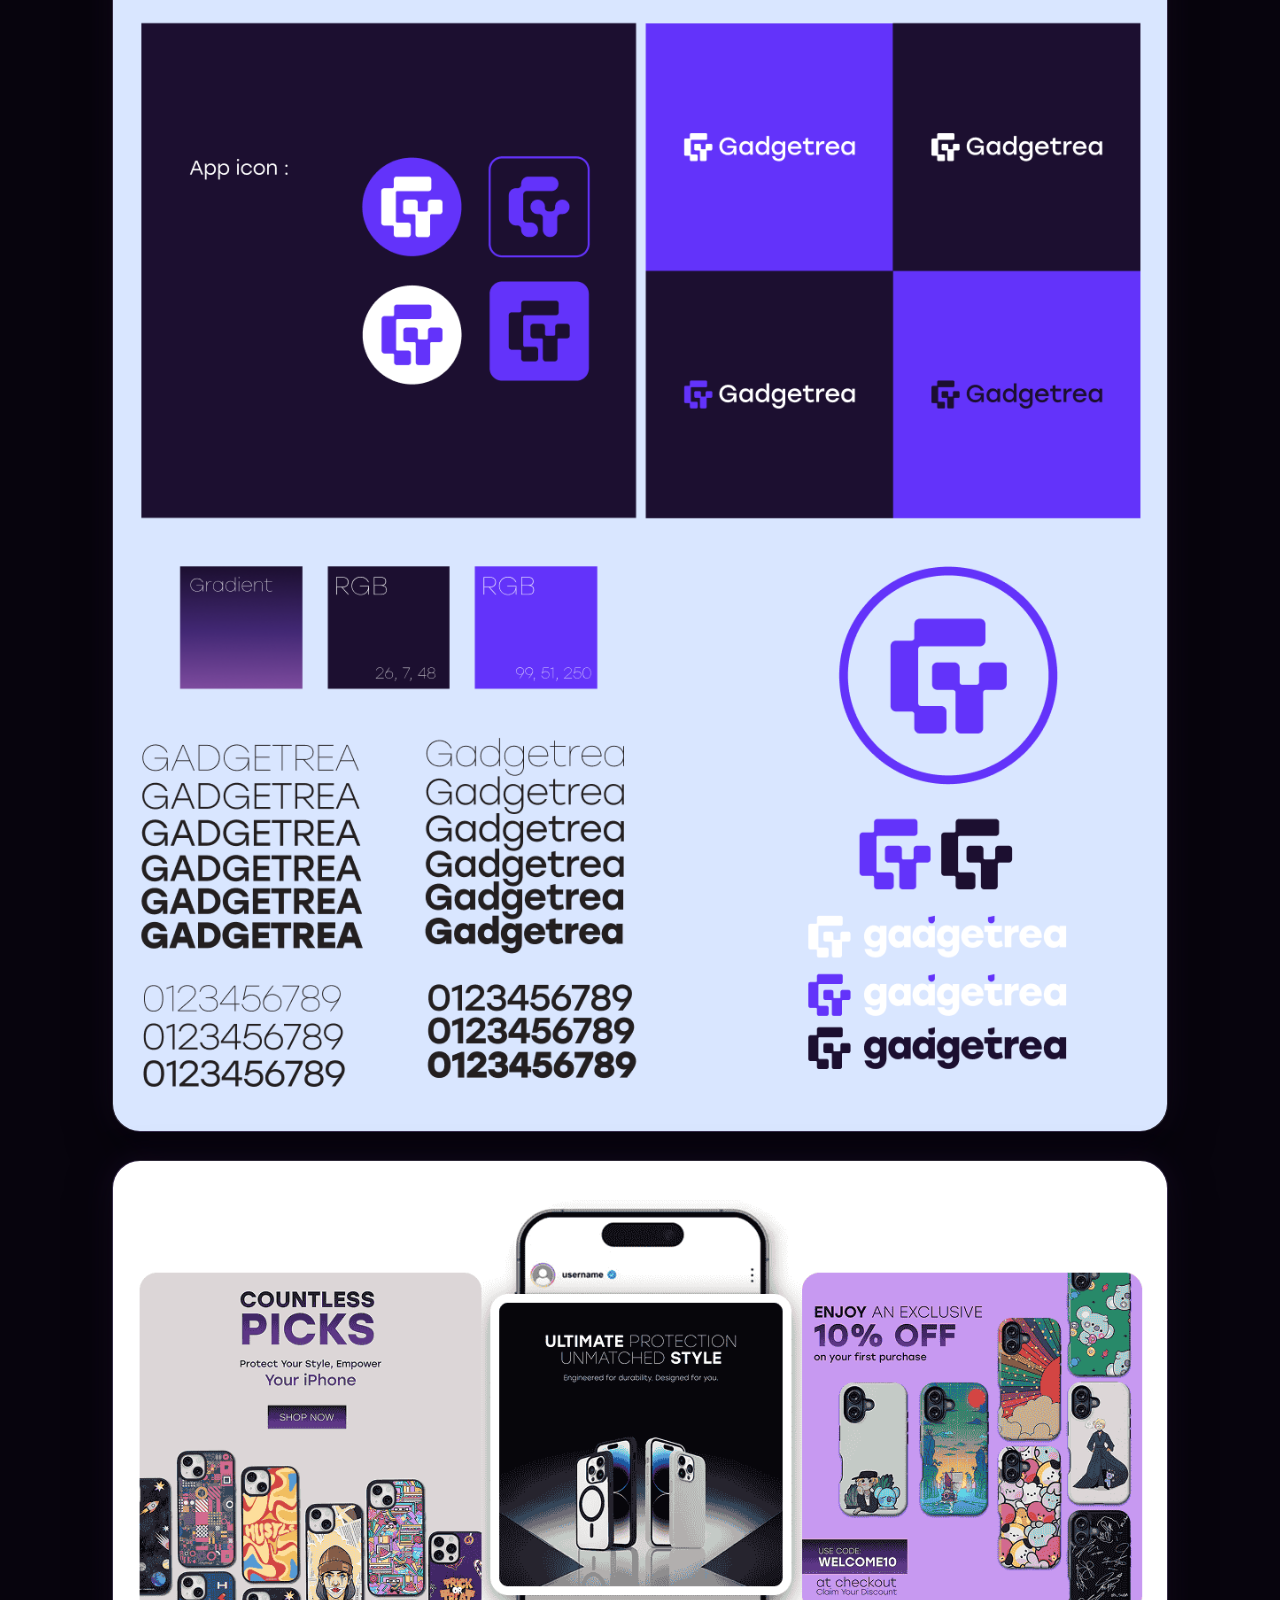
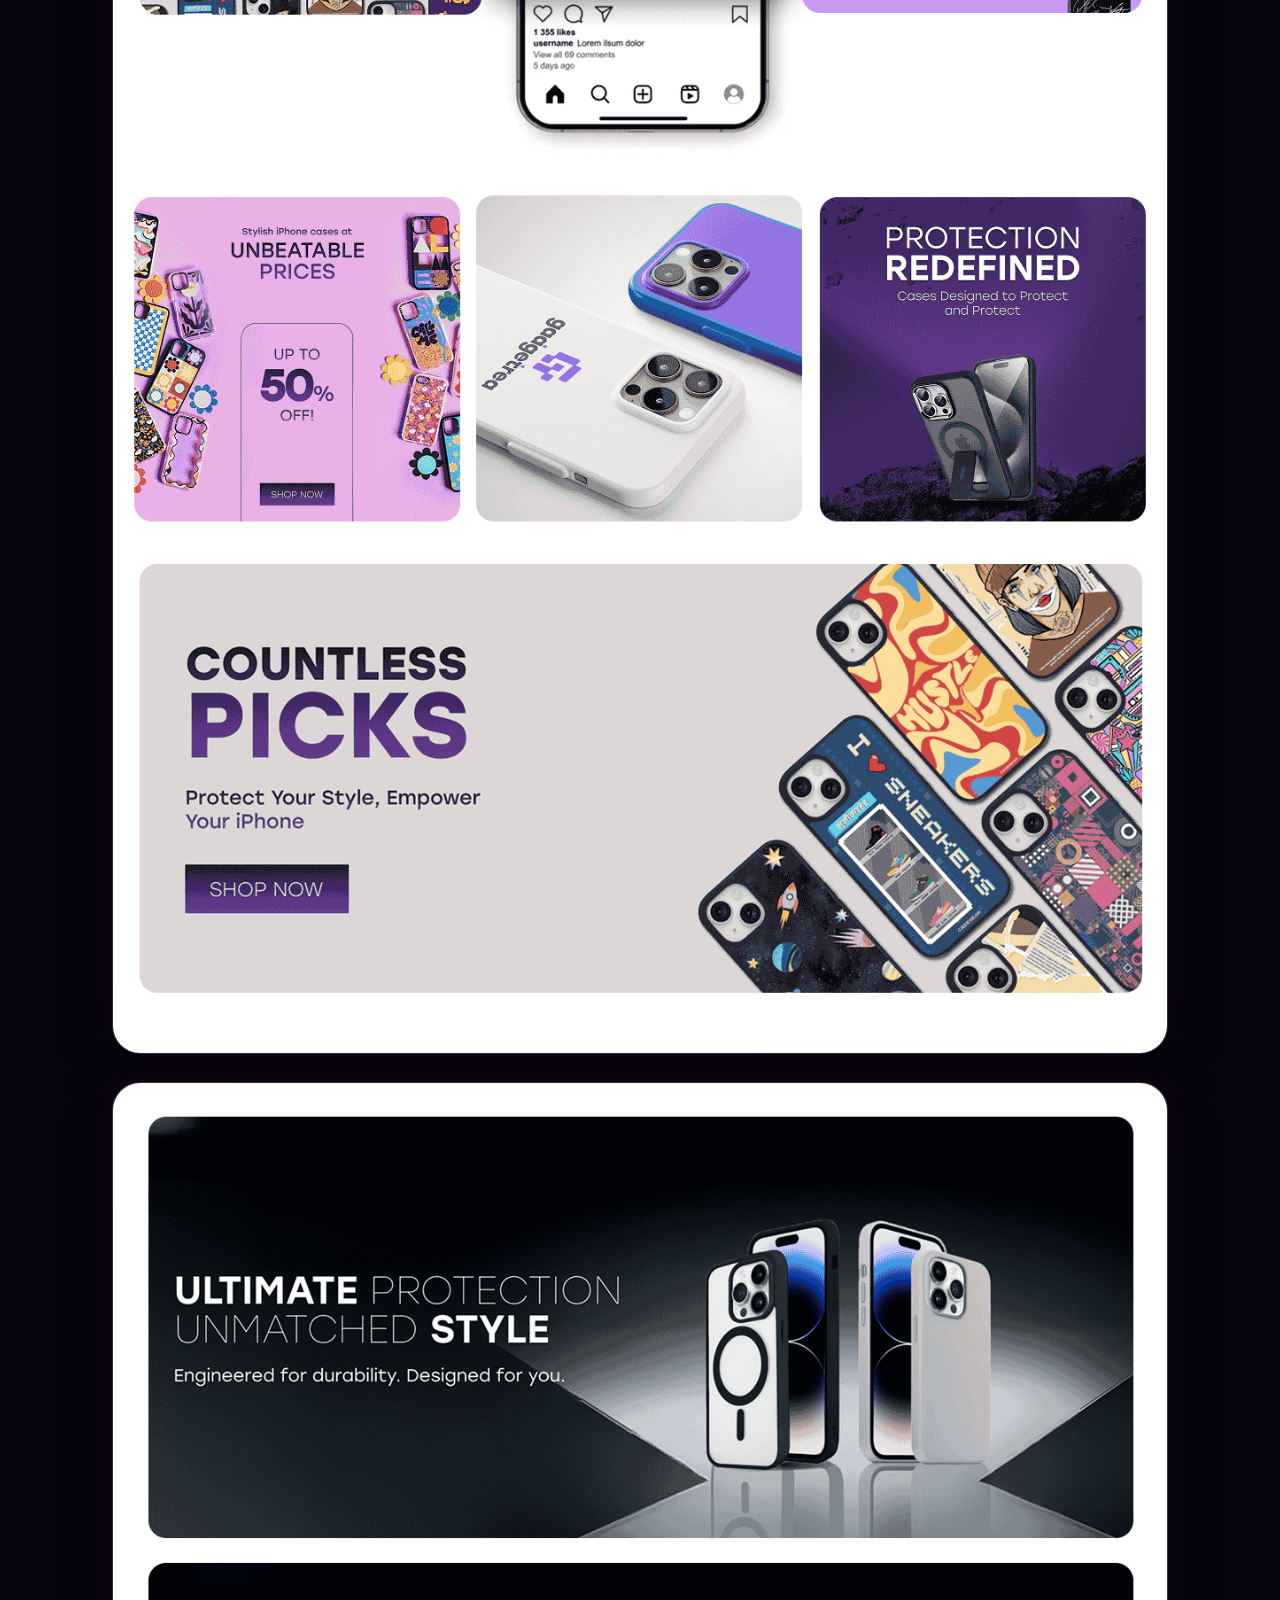
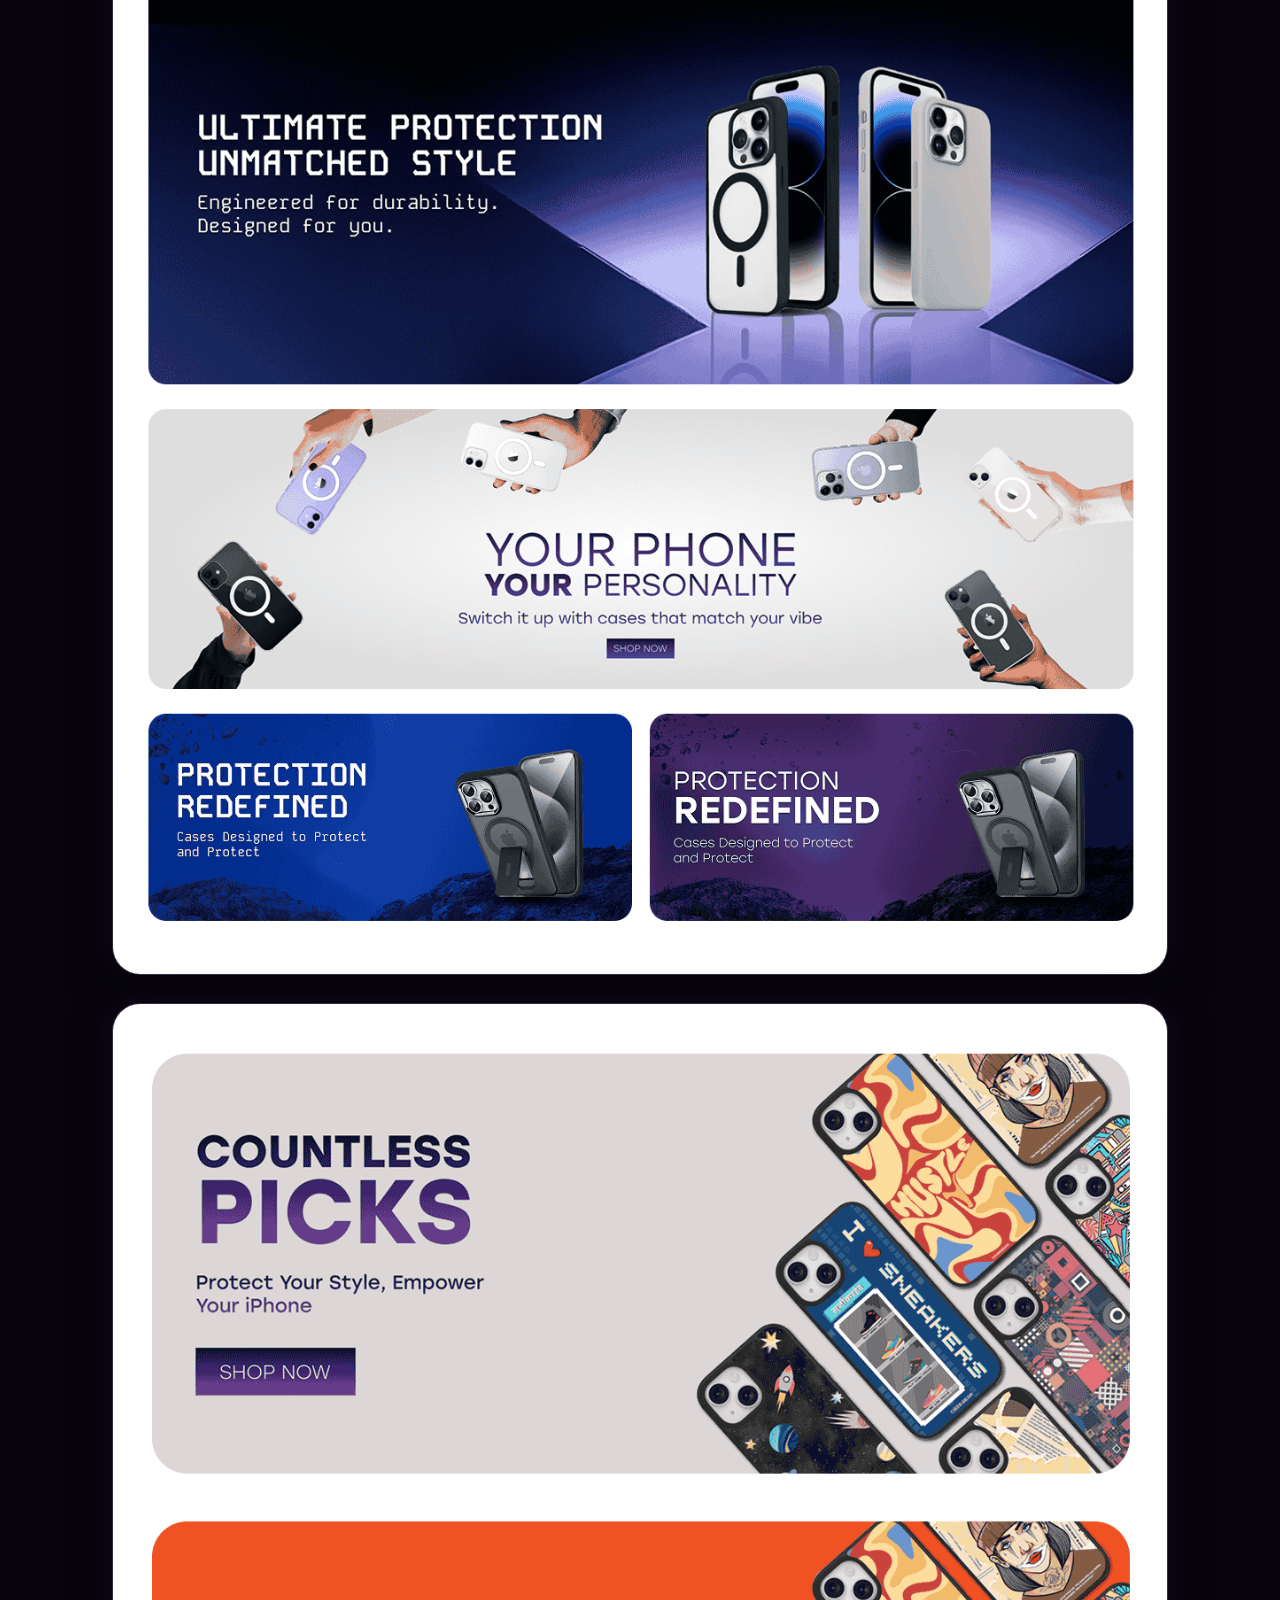
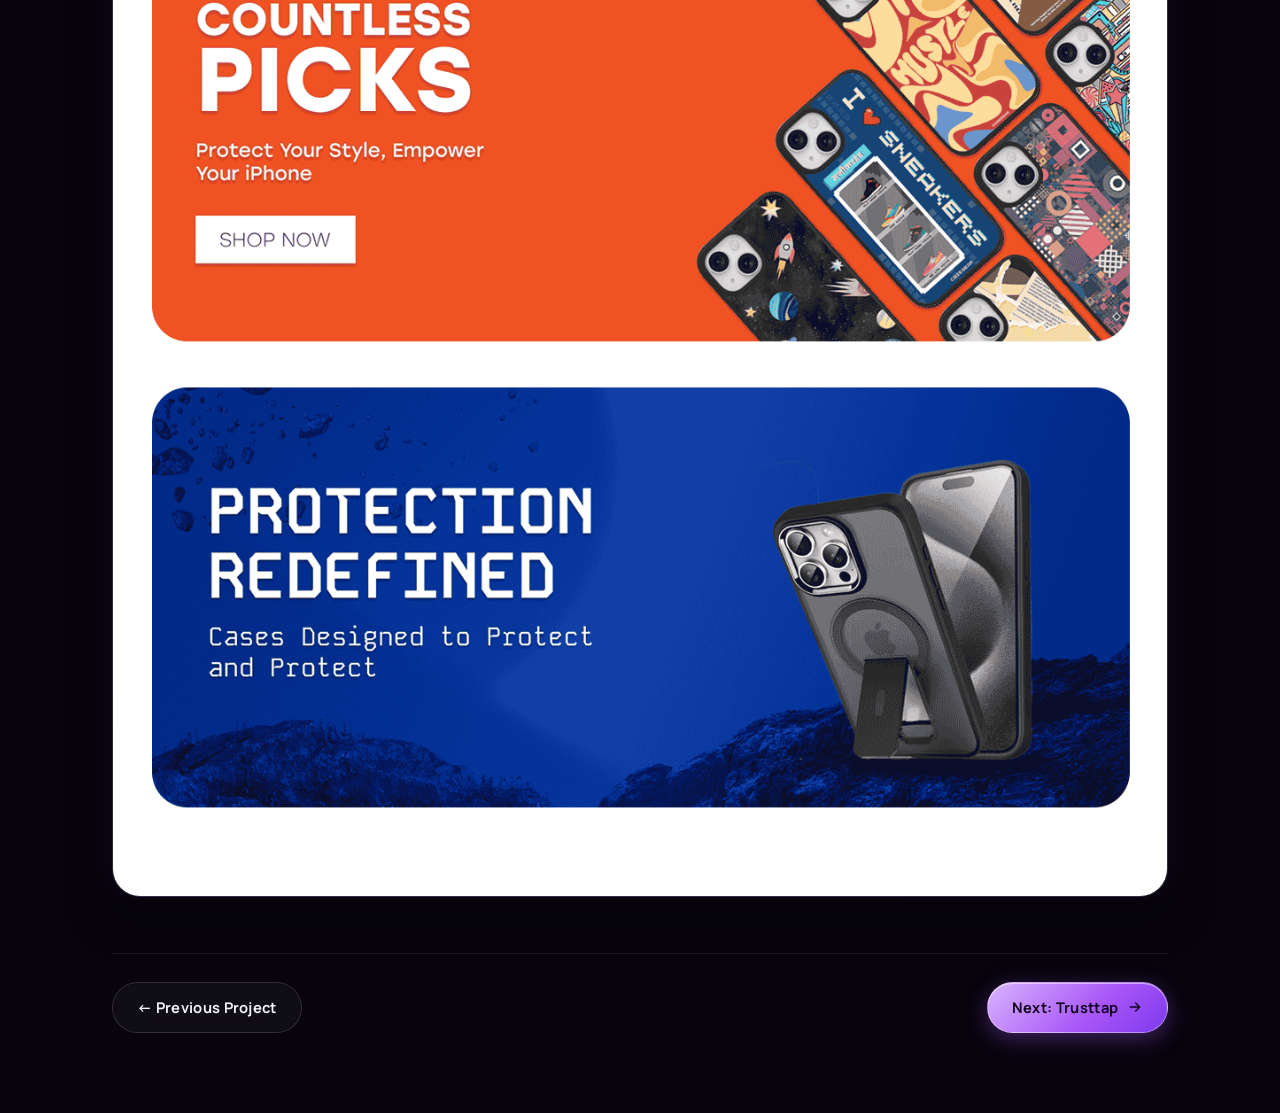
<file: project-gadgetrea.html>
<!DOCTYPE html>
<html lang="en">
<head>
  <meta charset="utf-8"/>
  <meta content="width=device-width, initial-scale=1.0" name="viewport"/>
  <title>Gadgetrea — Creative Kaushik</title>
  <meta content="Smart gadgets and accessories designed to elevate everyday convenience, connectivity, and modern lifestyles." name="description"/>
  <link href="https://fonts.googleapis.com" rel="preconnect"/>
  <link crossorigin="" href="https://fonts.gstatic.com" rel="preconnect"/>
  <link href="https://fonts.googleapis.com/css2?family=Unbounded:wght@300;400;600;700;800;900&amp;family=Manrope:wght@400;500;600;700;800&amp;family=JetBrains+Mono:wght@400;500;600;700&amp;display=swap" rel="stylesheet"/>
  <link href="style.css" rel="stylesheet"/>
</head>
<body class="project-detail-body">
  <div aria-hidden="true" class="ambient-wrapper">
    <div class="grain-overlay"></div>
    <div class="cursor-glow" id="cursorGlow"></div>
  </div>

  <div class="project-page-container">
    <!-- Top Navigation Bar -->
    <div class="project-page-topbar">
      <a class="project-back-btn mono" href="index.html#graphic-work">
        <svg height="16" viewbox="0 0 24 24" width="16"><path d="M19 12H5M12 19l-7-7 7-7" fill="none" stroke="currentColor" stroke-linecap="round" stroke-linejoin="round" stroke-width="2"></path></svg>
        Back to Portfolio
      </a>
      <a aria-label="Close project" class="project-close-btn" href="index.html#graphic-work">
        <svg height="18" viewbox="0 0 24 24" width="18"><path d="M6 6l12 12M18 6L6 18" fill="none" stroke="currentColor" stroke-linecap="round" stroke-width="2.2"></path></svg>
      </a>
    </div>

    <!-- Project Header Panel (Flush aligned with cards below) -->
    <header class="project-header-panel glass-purple">
      <span class="case-tag mono">THUMBNAIL</span>
      <h1 class="case-title">Gadgetrea</h1>
      
      <div class="case-meta-grid">
        <div class="case-meta-col">
          <p class="case-label mono">ROLE</p>
          <p class="case-role">Design</p>
          <p class="case-label mono">DELIVERABLES</p>
          <ul class="case-deliverables">
            <li>YouTube Thumbnails</li>
            <li>A/B Test Variants</li>
            <li>Channel Branding</li>
          </ul>
        </div>
        <div class="case-meta-col">
          <p class="case-label mono">ABOUT</p>
          <p class="case-description">Smart gadgets and accessories designed to elevate everyday convenience, connectivity, and modern lifestyles.</p>
        </div>
      </div>

      <div class="case-banner mono">gadget and accessories</div>
    </header>

    <!-- Stacked Image Cards: 1st Card is 16:9 Thumbnail, Remaining Cards are A4 (210/297) -->
    <main class="project-cards-stack">
      <!-- Thumbnail (16:9) -->
      <div class="project-image-card card-thumbnail">
        <img alt="Gadgetrea Thumbnail (16:9)" loading="lazy" src="Assets/gadgetria/Frame 27.png" onerror="this.onerror=null; this.src='https://images.unsplash.com/photo-1618005182384-a83a8bd57fbe?w=1200&auto=format&fit=crop&q=80';"/>
      </div>
      <!-- A4 Showcase 1 -->
      <div class="project-image-card card-a4">
        <img alt="Gadgetrea A4 Showcase 1" loading="lazy" src="Assets/gadgetria/Frame 15.png" onerror="this.onerror=null; this.src='https://images.unsplash.com/photo-1618005182384-a83a8bd57fbe?w=1200&auto=format&fit=crop&q=80';"/>
      </div>
      <!-- A4 Showcase 2 -->
      <div class="project-image-card card-a4">
        <img alt="Gadgetrea A4 Showcase 2" loading="lazy" src="Assets/gadgetria/Frame 25.png" onerror="this.onerror=null; this.src='https://images.unsplash.com/photo-1618005182384-a83a8bd57fbe?w=1200&auto=format&fit=crop&q=80';"/>
      </div>
      <!-- A4 Showcase 3 -->
      <div class="project-image-card card-a4">
        <img alt="Gadgetrea A4 Showcase 3" loading="lazy" src="Assets/gadgetria/Frame 26.png" onerror="this.onerror=null; this.src='https://images.unsplash.com/photo-1618005182384-a83a8bd57fbe?w=1200&auto=format&fit=crop&q=80';"/>
      </div>
      <!-- A4 Showcase 4 -->
      <div class="project-image-card card-a4">
        <img alt="Gadgetrea A4 Showcase 4" loading="lazy" src="Assets/gadgetria/Frame 14.png" onerror="this.onerror=null; this.src='https://images.unsplash.com/photo-1618005182384-a83a8bd57fbe?w=1200&auto=format&fit=crop&q=80';"/>
      </div>
    </main>

    <!-- Pagination Footer -->
    <nav aria-label="Project pagination" class="project-nav-footer mono">
      <a class="btn btn-secondary" href="index.html#graphic-work">← Previous Project</a>
      <a class="btn btn-primary" href="project-trusttap.html">
        <span>Next: Trusttap</span>
        <svg class="btn-arrow" height="16" viewbox="0 0 24 24" width="16"><path d="M5 12h14M13 6l6 6-6 6" fill="none" stroke="currentColor" stroke-linecap="round" stroke-linejoin="round" stroke-width="2"></path></svg>
      </a>
    </nav>
  </div>

  <script src="script.js"></script>
</body>
</html>
</file>
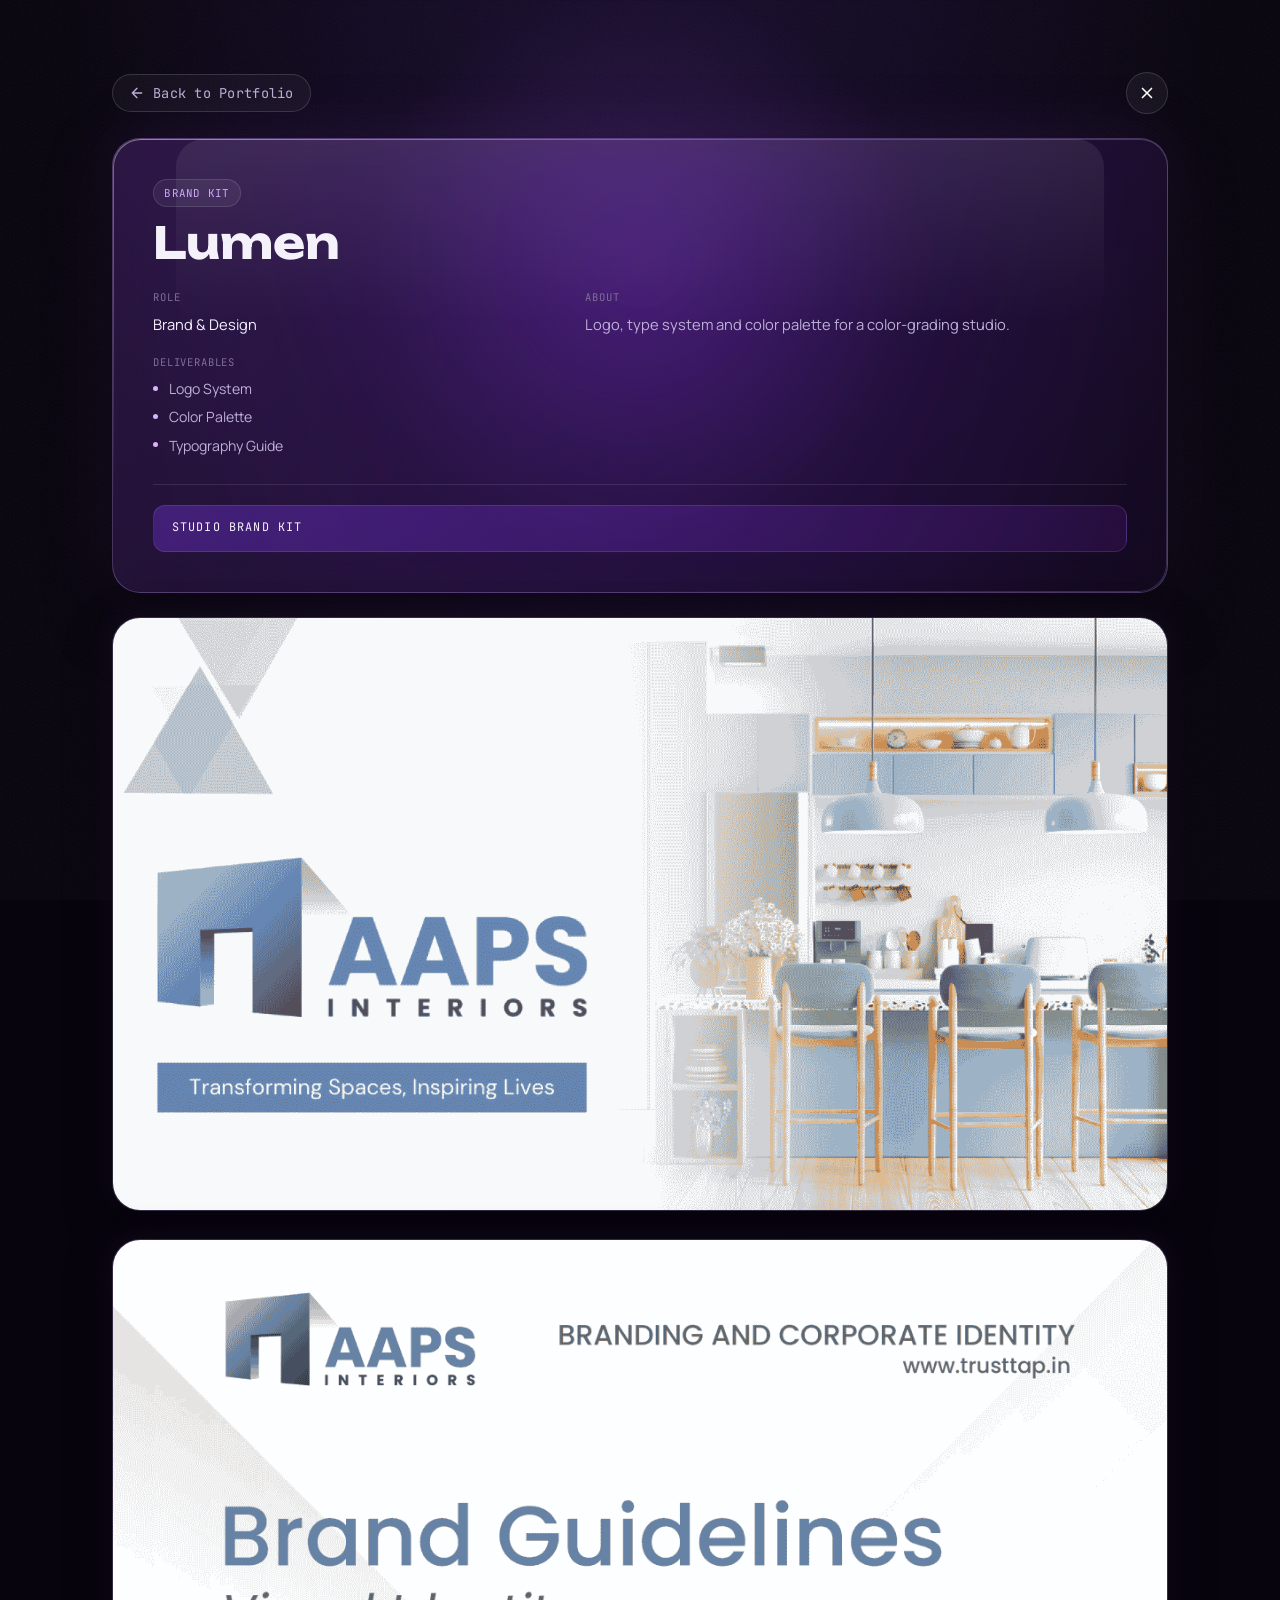
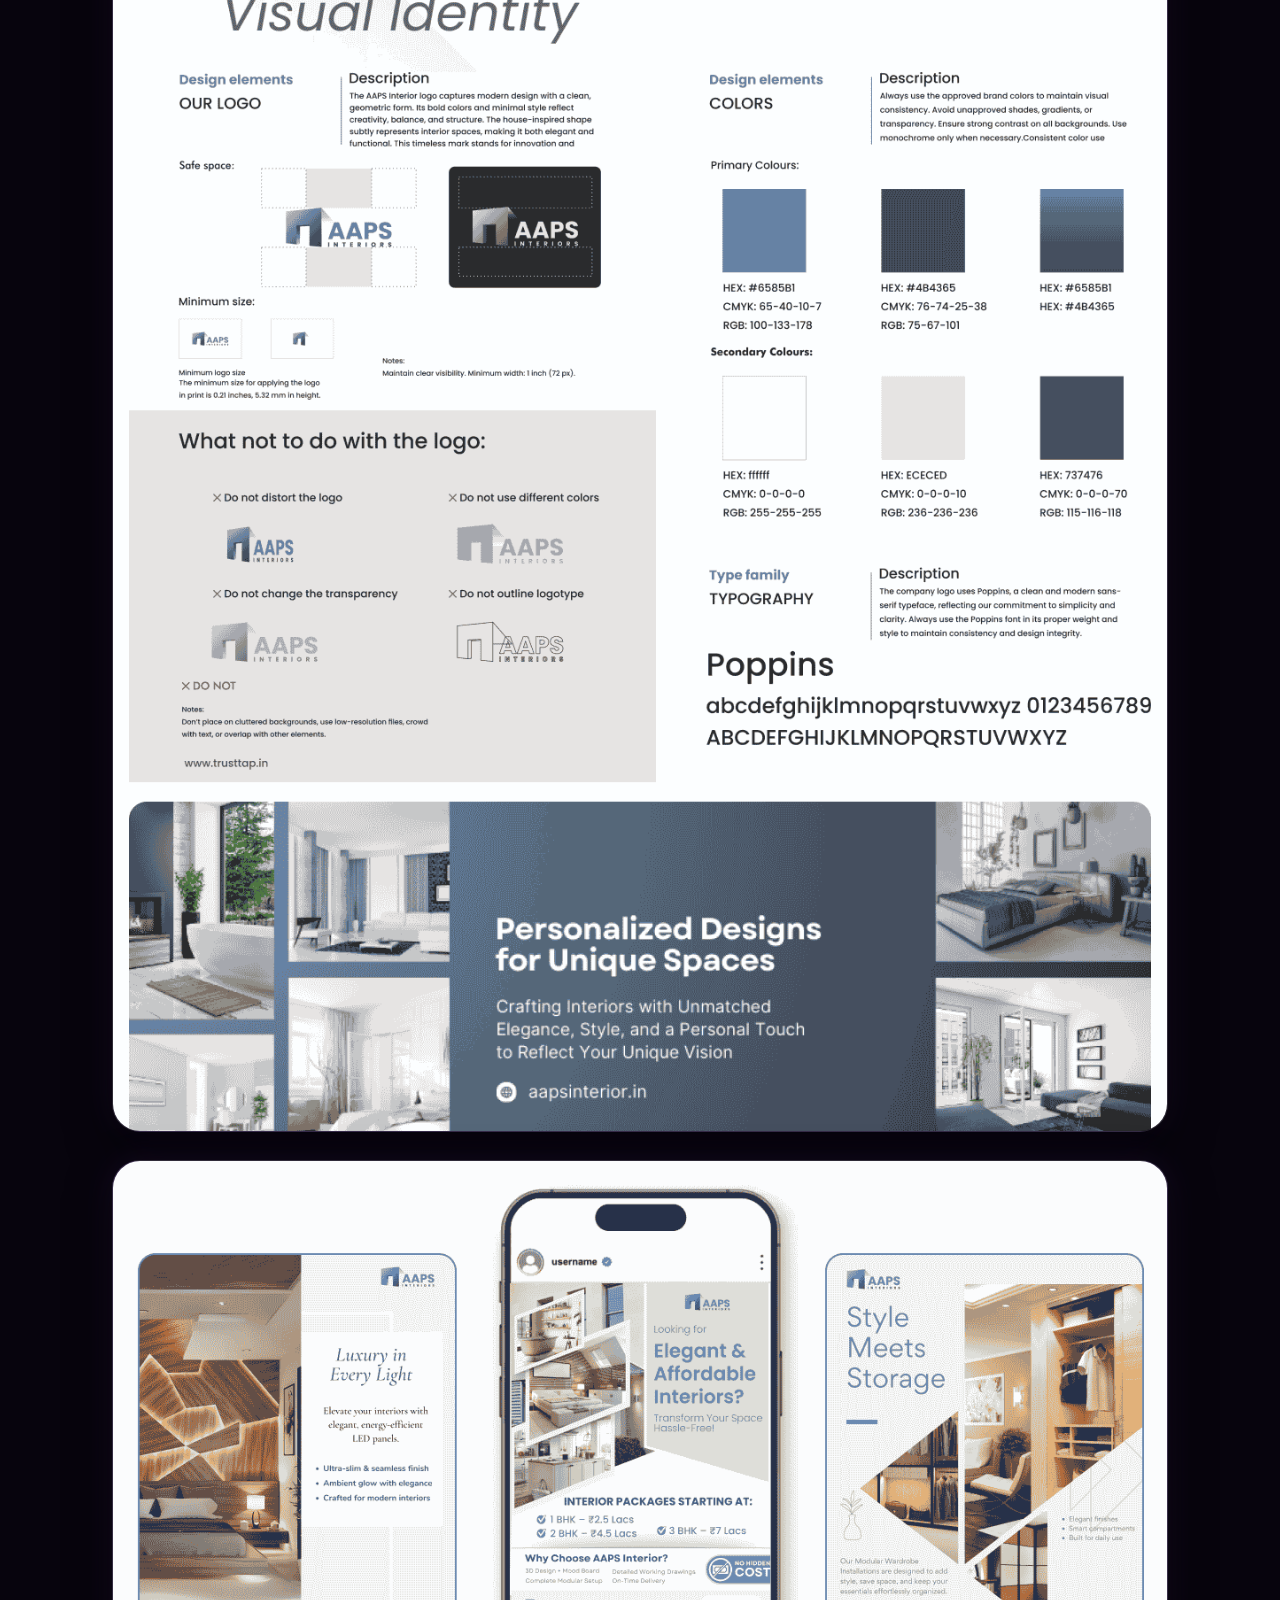
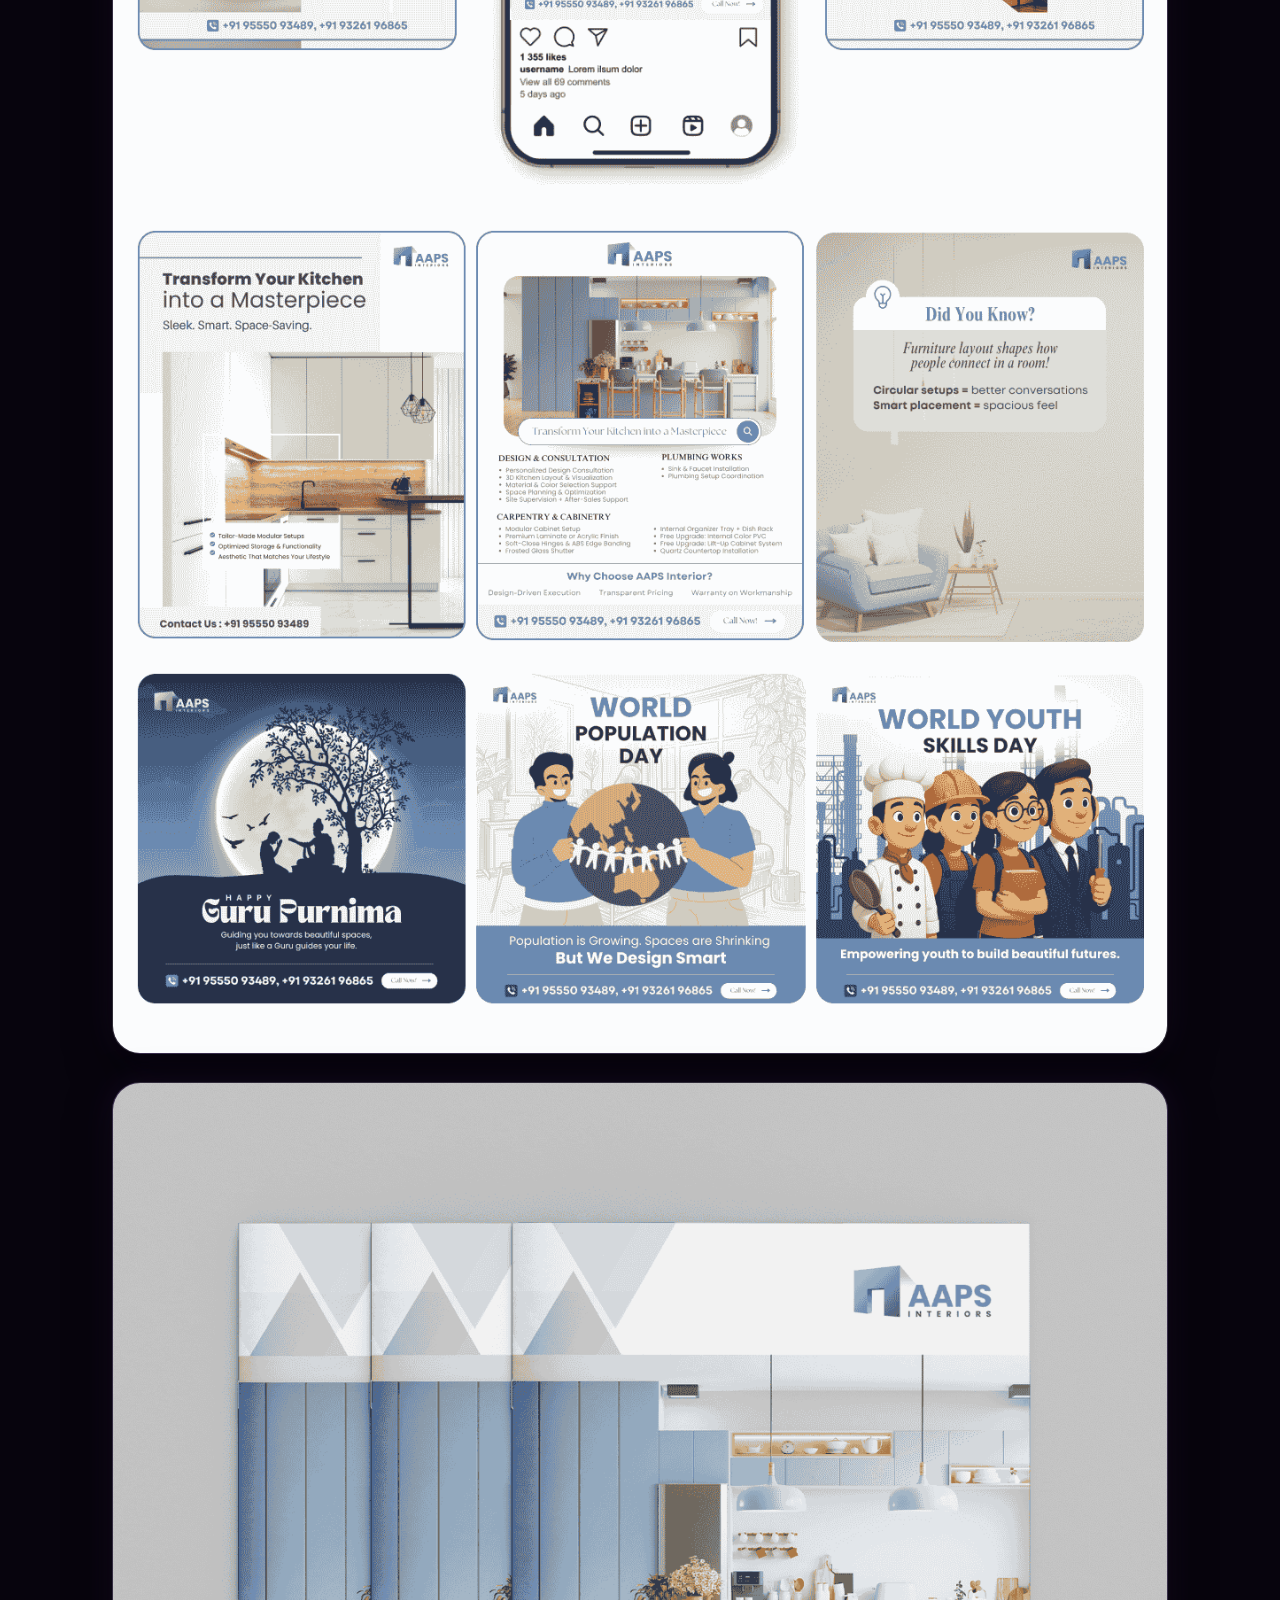
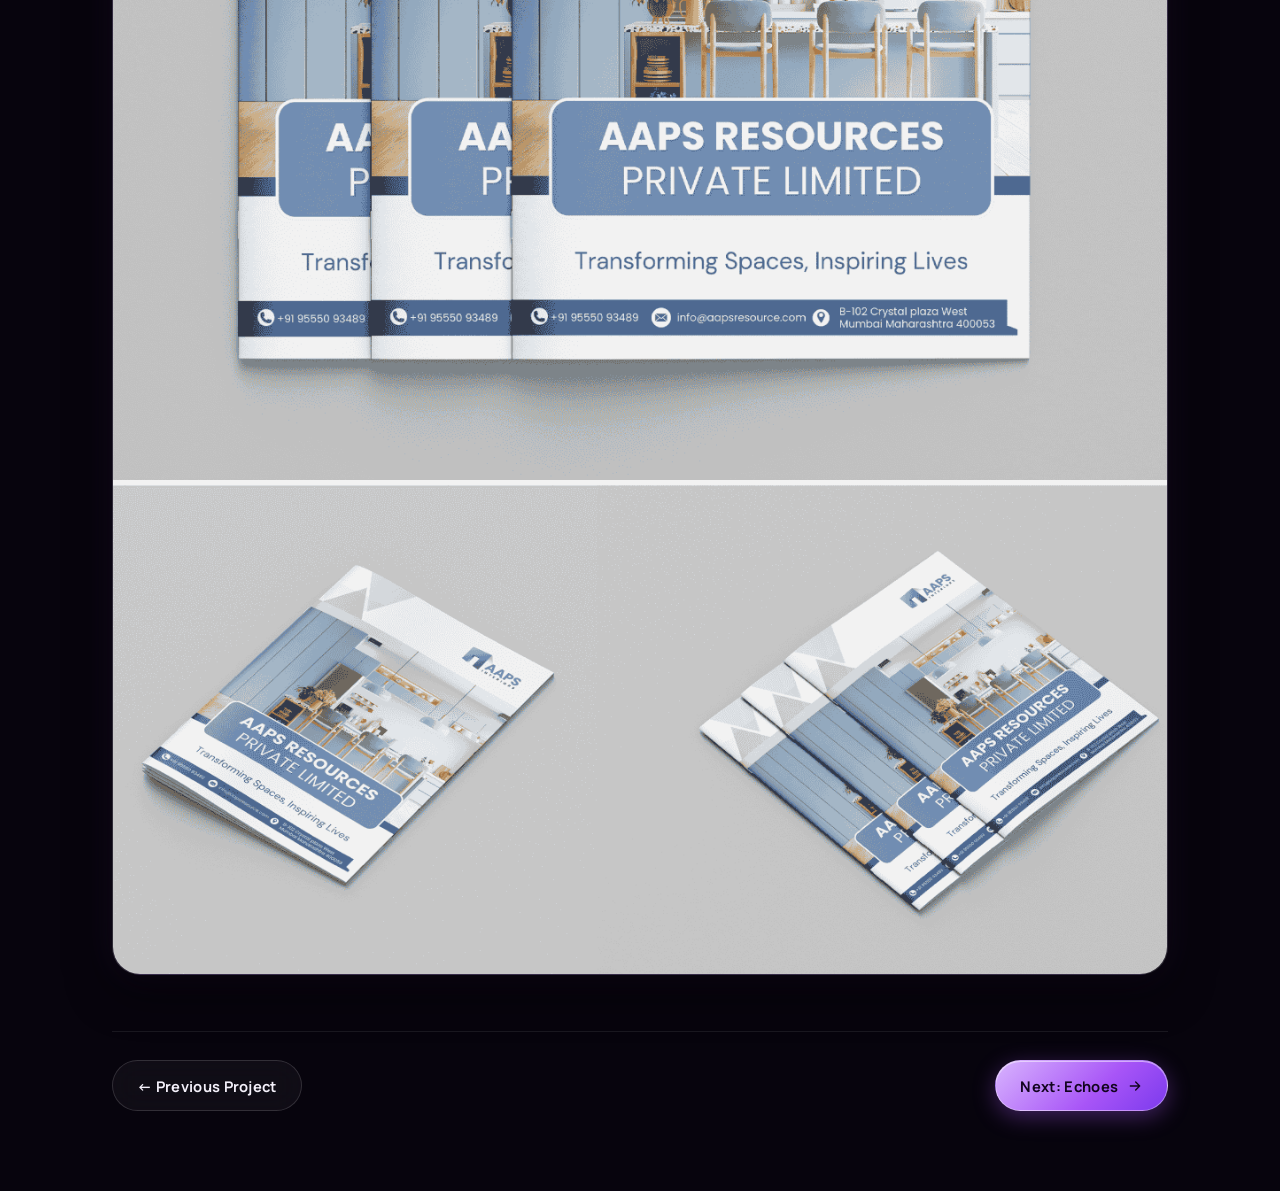
<file: project-lumen.html>
<!DOCTYPE html>
<html lang="en">
<head>
  <meta charset="utf-8"/>
  <meta content="width=device-width, initial-scale=1.0" name="viewport"/>
  <title>Lumen — Creative Kaushik</title>
  <meta content="Logo, type system and color palette for a color-grading studio." name="description"/>
  <link href="https://fonts.googleapis.com" rel="preconnect"/>
  <link crossorigin="" href="https://fonts.gstatic.com" rel="preconnect"/>
  <link href="https://fonts.googleapis.com/css2?family=Unbounded:wght@300;400;600;700;800;900&amp;family=Manrope:wght@400;500;600;700;800&amp;family=JetBrains+Mono:wght@400;500;600;700&amp;display=swap" rel="stylesheet"/>
  <link href="style.css" rel="stylesheet"/>
</head>
<body class="project-detail-body">
  <div aria-hidden="true" class="ambient-wrapper">
    <div class="grain-overlay"></div>
    <div class="cursor-glow" id="cursorGlow"></div>
  </div>

  <div class="project-page-container">
    <!-- Top Navigation Bar -->
    <div class="project-page-topbar">
      <a class="project-back-btn mono" href="index.html#graphic-work">
        <svg height="16" viewbox="0 0 24 24" width="16"><path d="M19 12H5M12 19l-7-7 7-7" fill="none" stroke="currentColor" stroke-linecap="round" stroke-linejoin="round" stroke-width="2"></path></svg>
        Back to Portfolio
      </a>
      <a aria-label="Close project" class="project-close-btn" href="index.html#graphic-work">
        <svg height="18" viewbox="0 0 24 24" width="18"><path d="M6 6l12 12M18 6L6 18" fill="none" stroke="currentColor" stroke-linecap="round" stroke-width="2.2"></path></svg>
      </a>
    </div>

    <!-- Project Header Panel (Flush aligned with cards below) -->
    <header class="project-header-panel glass-purple">
      <span class="case-tag mono">BRAND KIT</span>
      <h1 class="case-title">Lumen</h1>
      
      <div class="case-meta-grid">
        <div class="case-meta-col">
          <p class="case-label mono">ROLE</p>
          <p class="case-role">Brand & Design</p>
          <p class="case-label mono">DELIVERABLES</p>
          <ul class="case-deliverables">
            <li>Logo System</li>
            <li>Color Palette</li>
            <li>Typography Guide</li>
          </ul>
        </div>
        <div class="case-meta-col">
          <p class="case-label mono">ABOUT</p>
          <p class="case-description">Logo, type system and color palette for a color-grading studio.</p>
        </div>
      </div>

      <div class="case-banner mono">STUDIO BRAND KIT</div>
    </header>

    <!-- Stacked Image Cards: 1st Card is 16:9 Thumbnail, Remaining Cards are A4 (210/297) -->
    <main class="project-cards-stack">
      <!-- Thumbnail (16:9) -->
      <div class="project-image-card card-thumbnail">
        <img alt="Lumen Thumbnail (16:9)" loading="lazy" src="Assets/AAPS Interior/Frame 80.png" onerror="this.onerror=null; this.src='https://images.unsplash.com/photo-1618005182384-a83a8bd57fbe?w=1200&auto=format&fit=crop&q=80';"/>
      </div>
      <!-- A4 Showcase 1 -->
      <div class="project-image-card card-a4">
        <img alt="Lumen A4 Showcase 1" loading="lazy" src="Assets/AAPS Interior/Frame 81.png" onerror="this.onerror=null; this.src='https://images.unsplash.com/photo-1618005182384-a83a8bd57fbe?w=1200&auto=format&fit=crop&q=80';"/>
      </div>
      <!-- A4 Showcase 2 -->
      <div class="project-image-card card-a4">
        <img alt="Lumen A4 Showcase 2" loading="lazy" src="Assets/AAPS Interior/Frame 82.png" onerror="this.onerror=null; this.src='https://images.unsplash.com/photo-1618005182384-a83a8bd57fbe?w=1200&auto=format&fit=crop&q=80';"/>
      </div>
      <!-- A4 Showcase 3 -->
      <div class="project-image-card card-a4">
        <img alt="Lumen A4 Showcase 3" loading="lazy" src="Assets/AAPS Interior/Frame 83.png" onerror="this.onerror=null; this.src='https://images.unsplash.com/photo-1618005182384-a83a8bd57fbe?w=1200&auto=format&fit=crop&q=80';"/>
      </div>
    </main>

    <!-- Pagination Footer -->
    <nav aria-label="Project pagination" class="project-nav-footer mono">
      <a class="btn btn-secondary" href="project-trusttap.html">← Previous Project</a>
      <a class="btn btn-primary" href="project-echoes.html">
        <span>Next: Echoes</span>
        <svg class="btn-arrow" height="16" viewbox="0 0 24 24" width="16"><path d="M5 12h14M13 6l6 6-6 6" fill="none" stroke="currentColor" stroke-linecap="round" stroke-linejoin="round" stroke-width="2"></path></svg>
      </a>
    </nav>
  </div>

  <script src="script.js"></script>
</body>
</html>
</file>
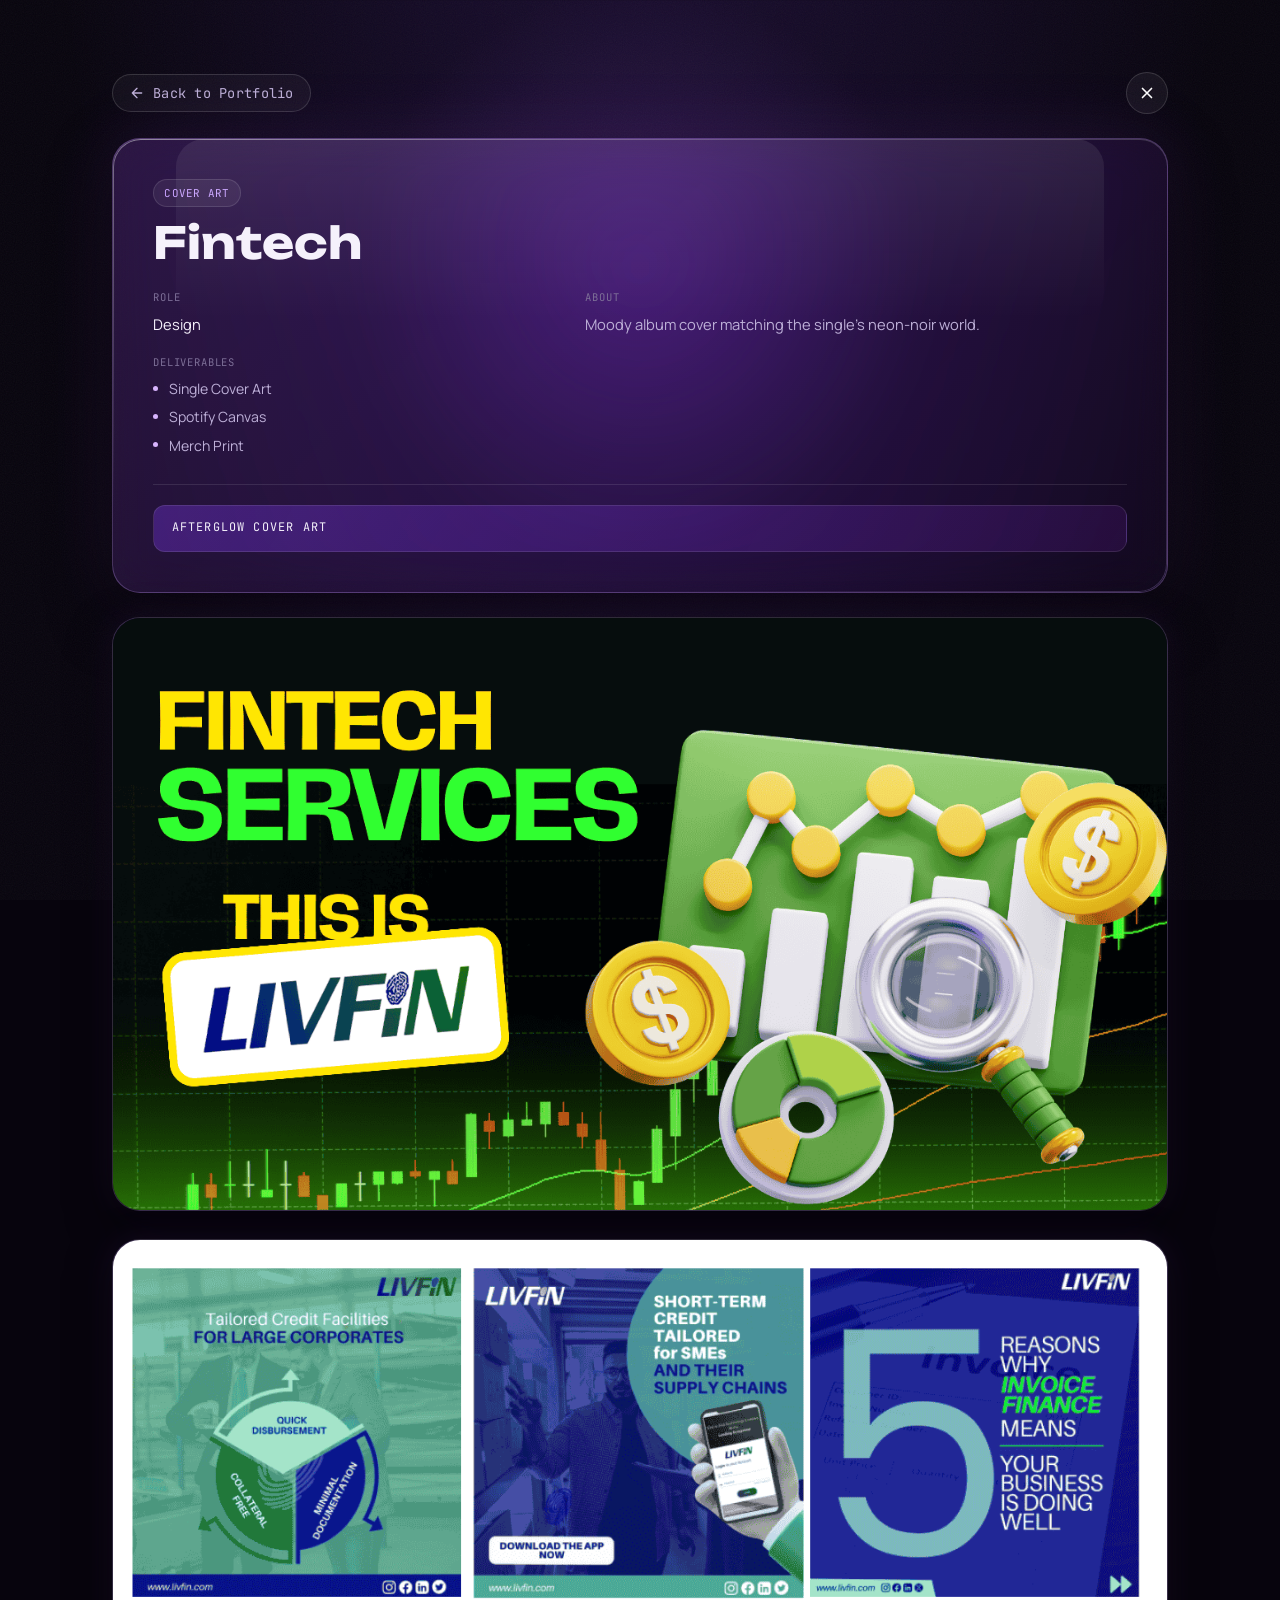
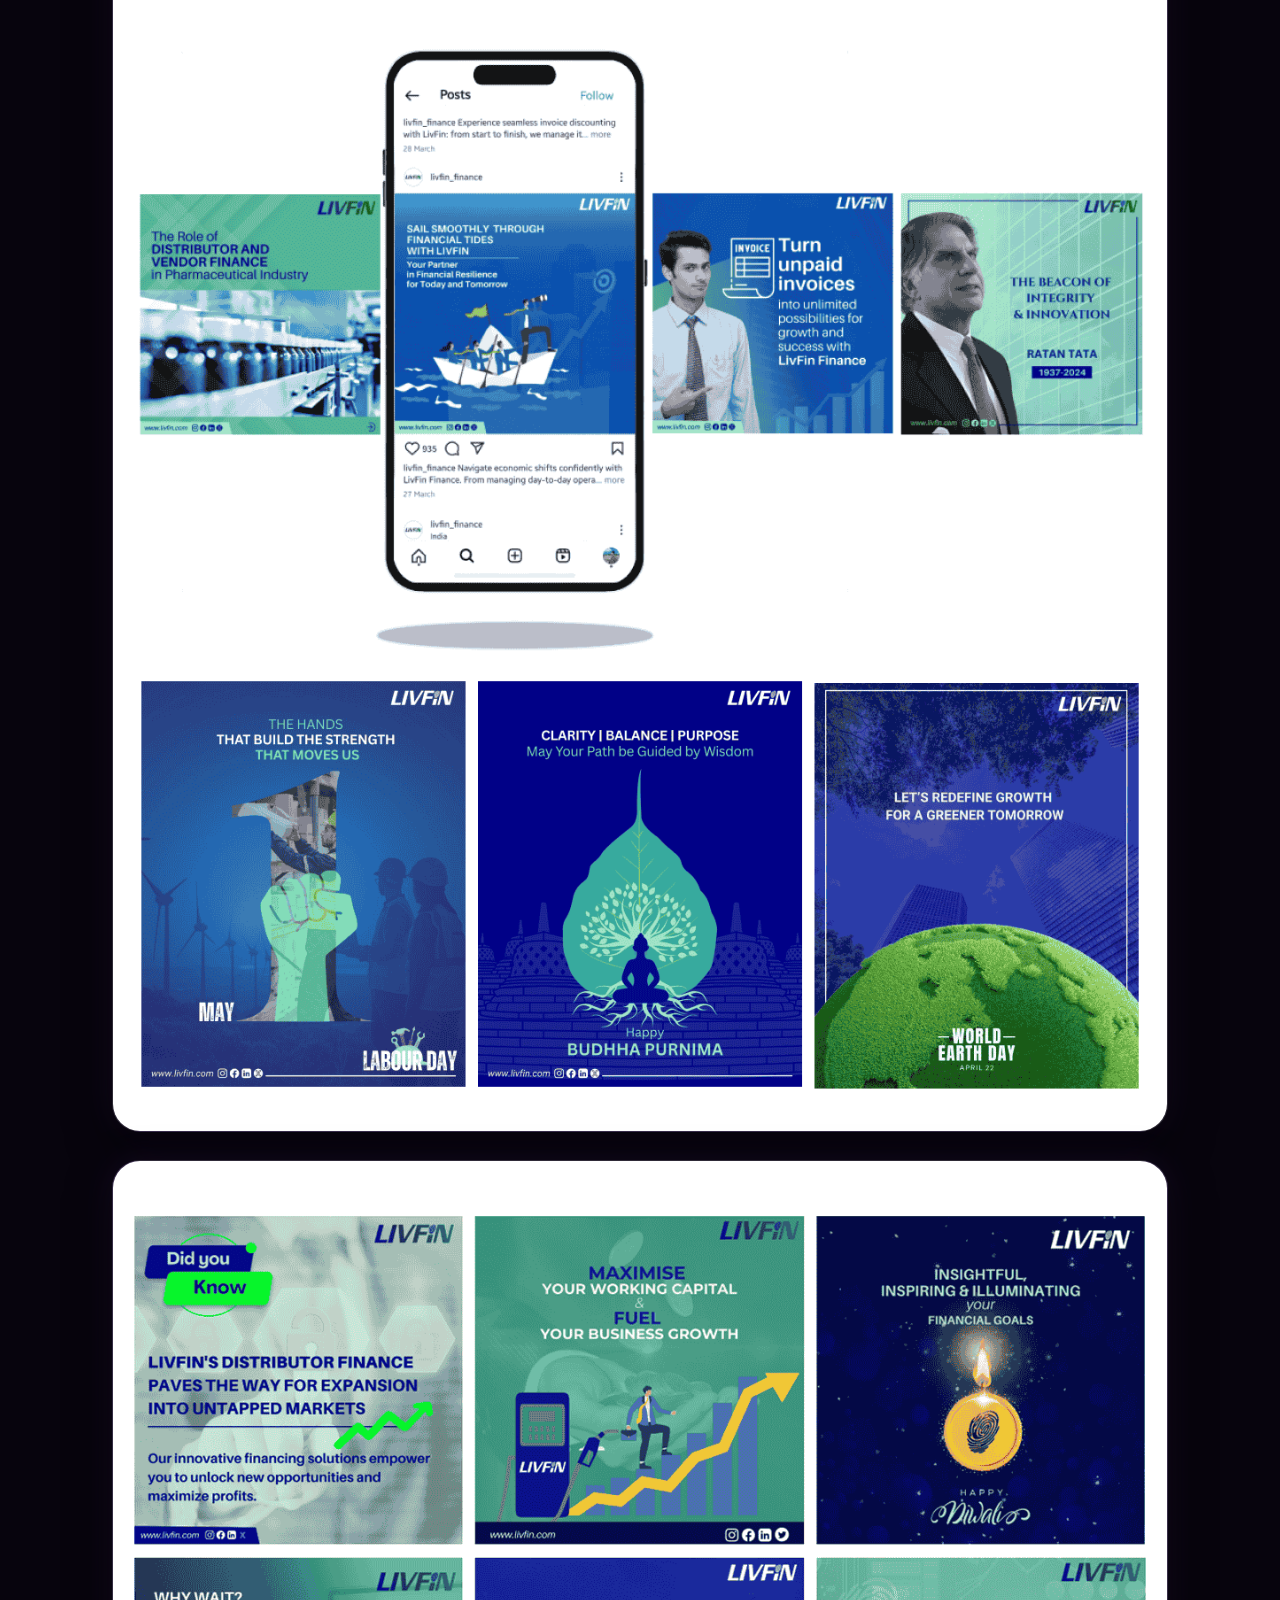
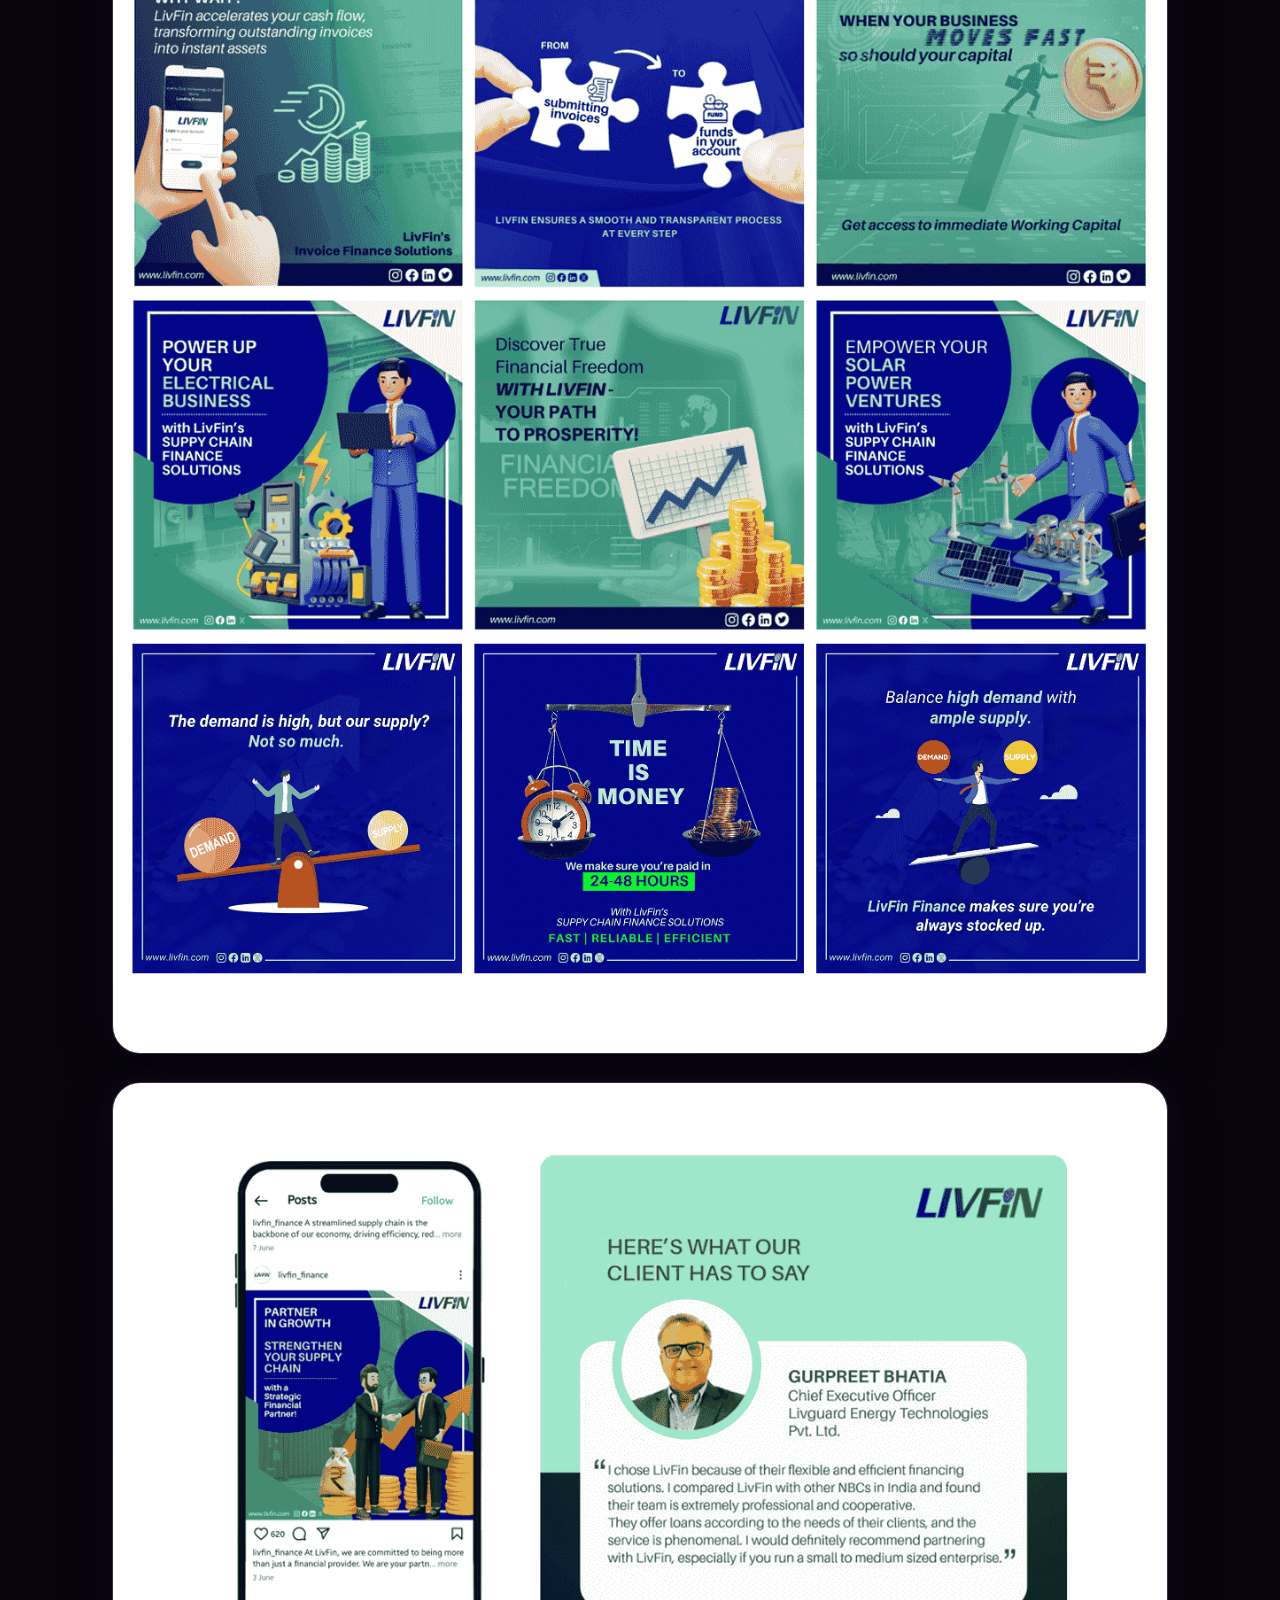
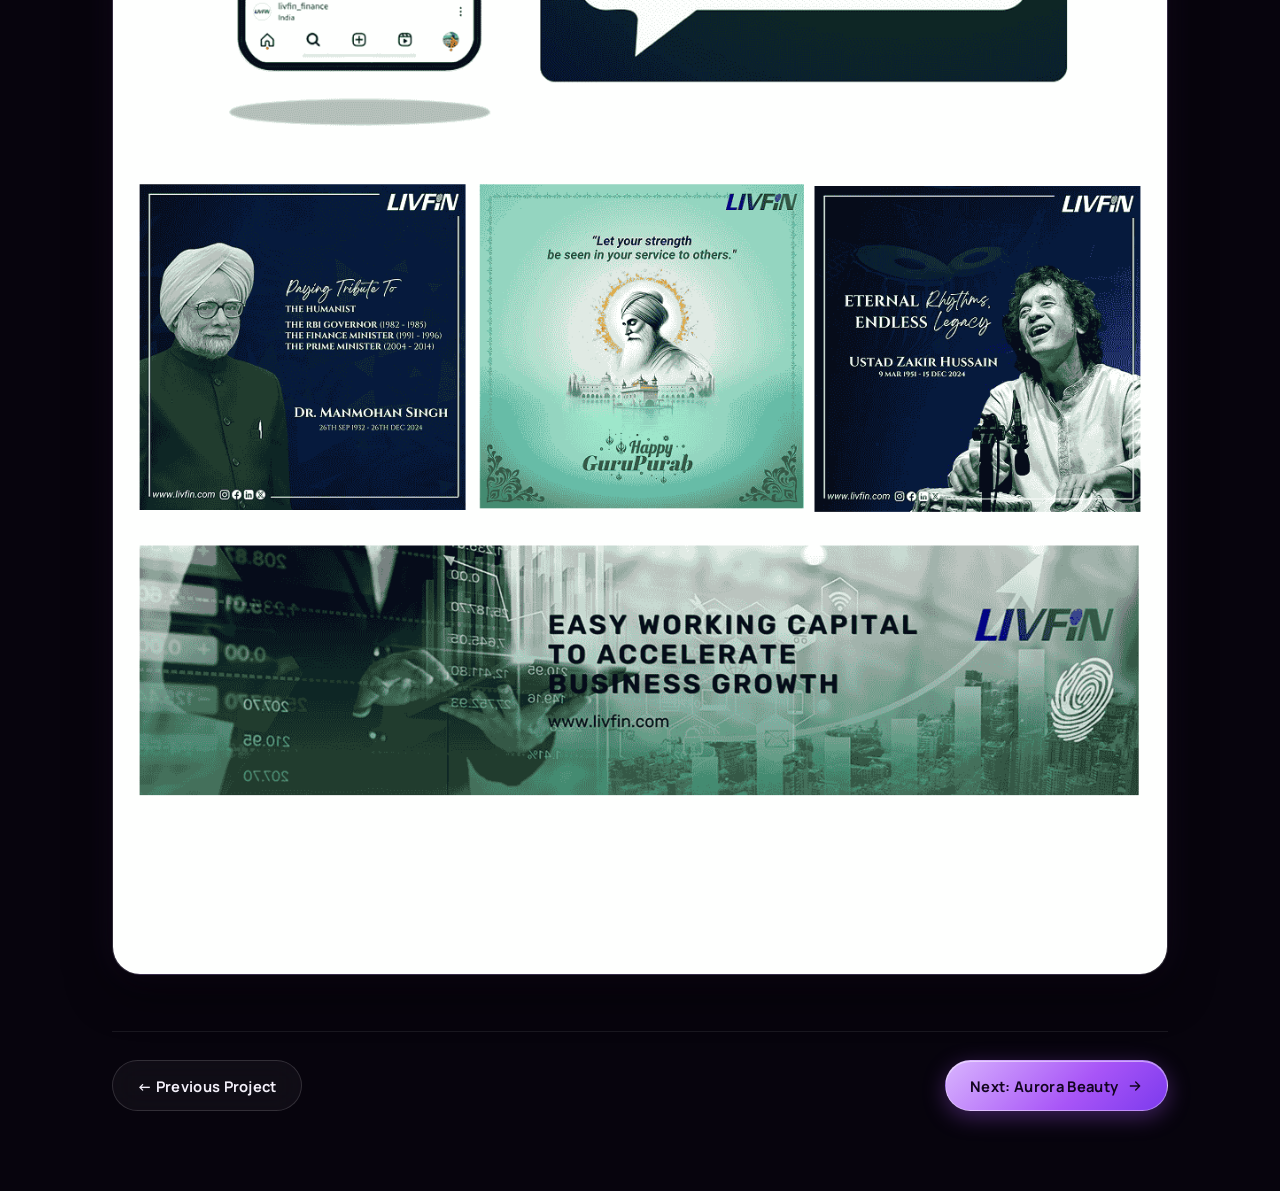
<file: project-nightwave.html>
<!DOCTYPE html>
<html lang="en">
<head>
  <meta charset="utf-8"/>
  <meta content="width=device-width, initial-scale=1.0" name="viewport"/>
  <title>Nightwave — Creative Kaushik</title>
  <meta content="Moody album cover matching the single's neon-noir world." name="description"/>
  <link href="https://fonts.googleapis.com" rel="preconnect"/>
  <link crossorigin="" href="https://fonts.gstatic.com" rel="preconnect"/>
  <link href="https://fonts.googleapis.com/css2?family=Unbounded:wght@300;400;600;700;800;900&amp;family=Manrope:wght@400;500;600;700;800&amp;family=JetBrains+Mono:wght@400;500;600;700&amp;display=swap" rel="stylesheet"/>
  <link href="style.css" rel="stylesheet"/>
</head>
<body class="project-detail-body">
  <div aria-hidden="true" class="ambient-wrapper">
    <div class="grain-overlay"></div>
    <div class="cursor-glow" id="cursorGlow"></div>
  </div>

  <div class="project-page-container">
    <!-- Top Navigation Bar -->
    <div class="project-page-topbar">
      <a class="project-back-btn mono" href="index.html#graphic-work">
        <svg height="16" viewbox="0 0 24 24" width="16"><path d="M19 12H5M12 19l-7-7 7-7" fill="none" stroke="currentColor" stroke-linecap="round" stroke-linejoin="round" stroke-width="2"></path></svg>
        Back to Portfolio
      </a>
      <a aria-label="Close project" class="project-close-btn" href="index.html#graphic-work">
        <svg height="18" viewbox="0 0 24 24" width="18"><path d="M6 6l12 12M18 6L6 18" fill="none" stroke="currentColor" stroke-linecap="round" stroke-width="2.2"></path></svg>
      </a>
    </div>

    <!-- Project Header Panel (Flush aligned with cards below) -->
    <header class="project-header-panel glass-purple">
      <span class="case-tag mono">COVER ART</span>
      <h1 class="case-title">Fintech</h1>
      
      <div class="case-meta-grid">
        <div class="case-meta-col">
          <p class="case-label mono">ROLE</p>
          <p class="case-role">Design</p>
          <p class="case-label mono">DELIVERABLES</p>
          <ul class="case-deliverables">
            <li>Single Cover Art</li>
            <li>Spotify Canvas</li>
            <li>Merch Print</li>
          </ul>
        </div>
        <div class="case-meta-col">
          <p class="case-label mono">ABOUT</p>
          <p class="case-description">Moody album cover matching the single's neon-noir world.</p>
        </div>
      </div>

      <div class="case-banner mono">AFTERGLOW COVER ART</div>
    </header>

    <!-- Stacked Image Cards: 1st Card is 16:9 Thumbnail, Remaining Cards are A4 (210/297) -->
    <main class="project-cards-stack">
      <!-- Thumbnail (16:9) -->
      <div class="project-image-card card-thumbnail">
        <img alt="Nightwave Thumbnail (16:9)" loading="lazy" src="Assets\Livfin\Thumb.png"/>
      </div>
      <!-- A4 Showcase 1 -->
      <div class="project-image-card card-a4">
        <img alt="Nightwave A4 Showcase 1" loading="lazy" src="Assets\Livfin\Frame 90.png"/>
      </div>
      <!-- A4 Showcase 2 -->
      <div class="project-image-card card-a4">
        <img alt="Nightwave A4 Showcase 2" loading="lazy" src="Assets\Livfin\Frame 91.png"/>
      </div>
      <!-- A4 Showcase 3 -->
      <div class="project-image-card card-a4">
        <img alt="Nightwave A4 Showcase 3" loading="lazy" src="Assets\Livfin\Frame 92.png"/>
      </div>
    </main>

    <!-- Pagination Footer -->
    <nav aria-label="Project pagination" class="project-nav-footer mono">
      <a class="btn btn-secondary" href="project-echoes.html">← Previous Project</a>
      <a class="btn btn-primary" href="project-aurora-beauty.html">
        <span>Next: Aurora Beauty</span>
        <svg class="btn-arrow" height="16" viewbox="0 0 24 24" width="16"><path d="M5 12h14M13 6l6 6-6 6" fill="none" stroke="currentColor" stroke-linecap="round" stroke-linejoin="round" stroke-width="2"></path></svg>
      </a>
    </nav>
  </div>

  <script src="script.js"></script>
</body>
</html>
</file>
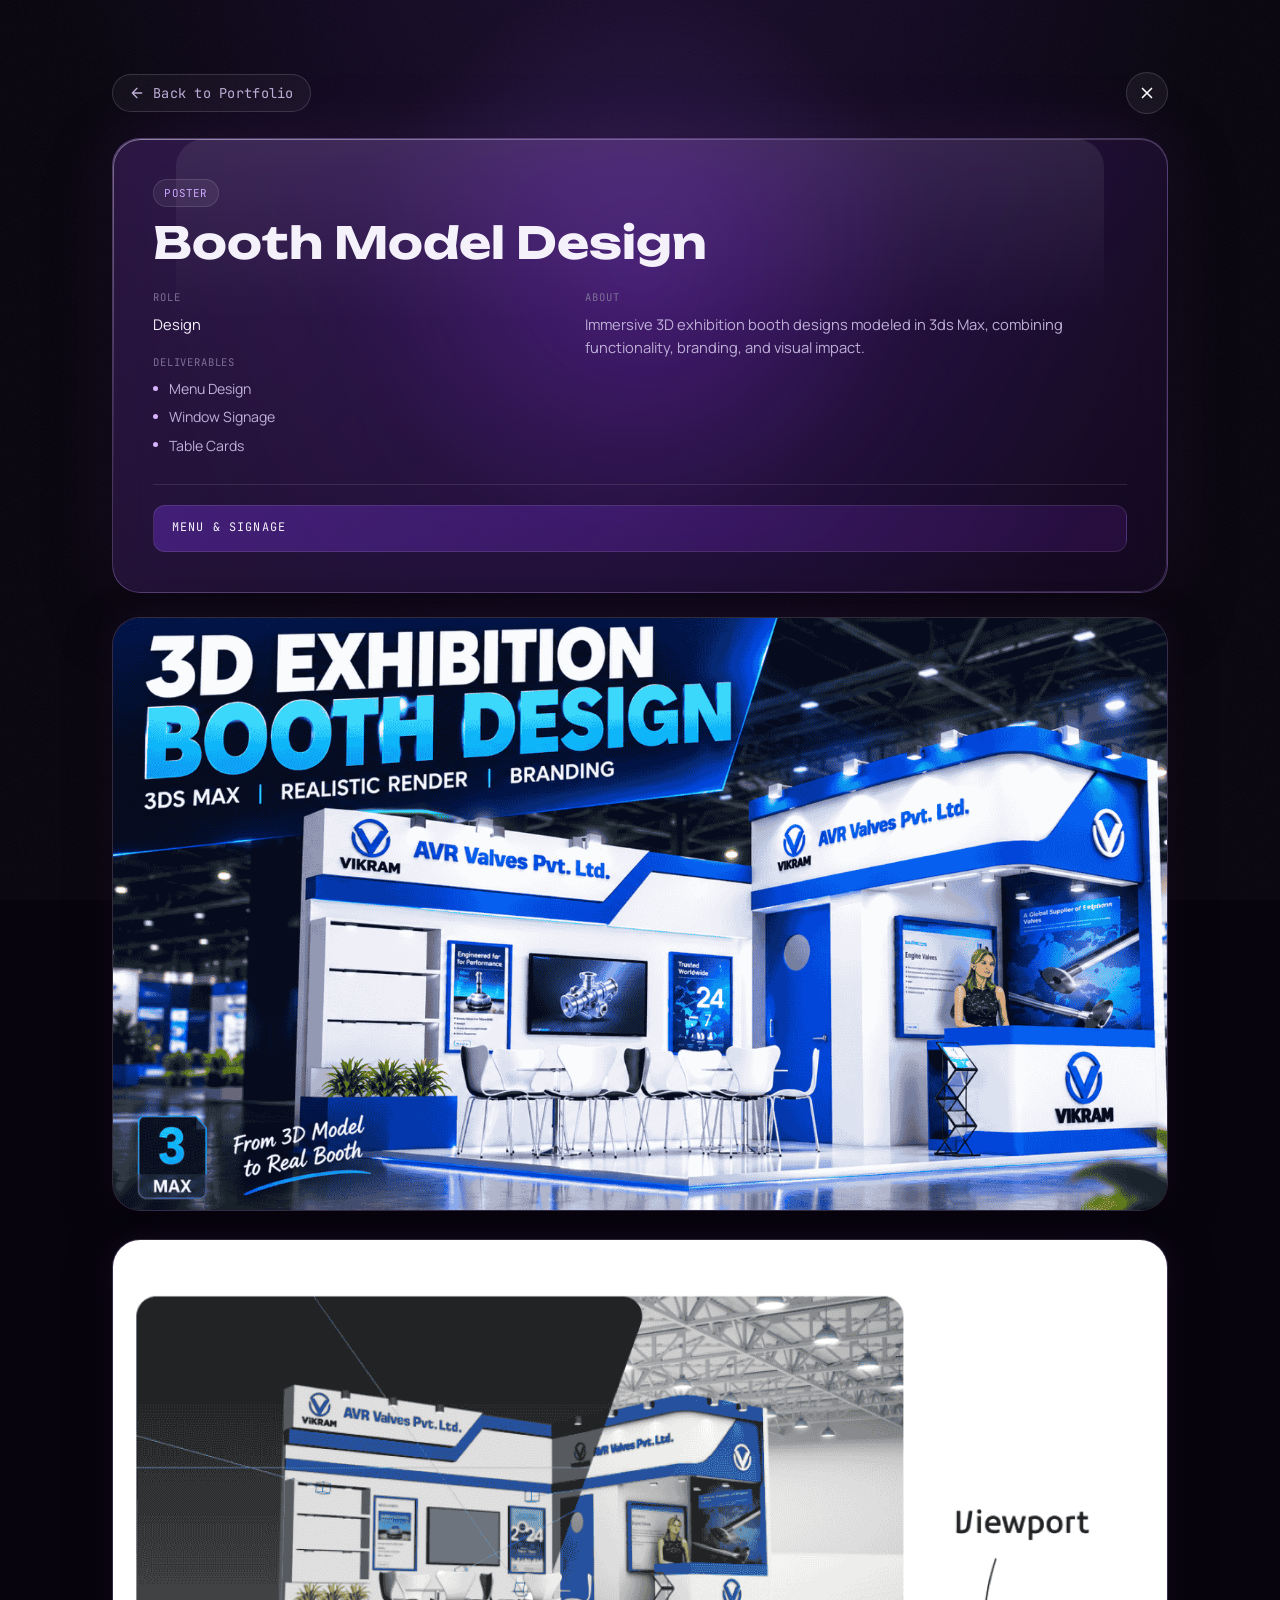
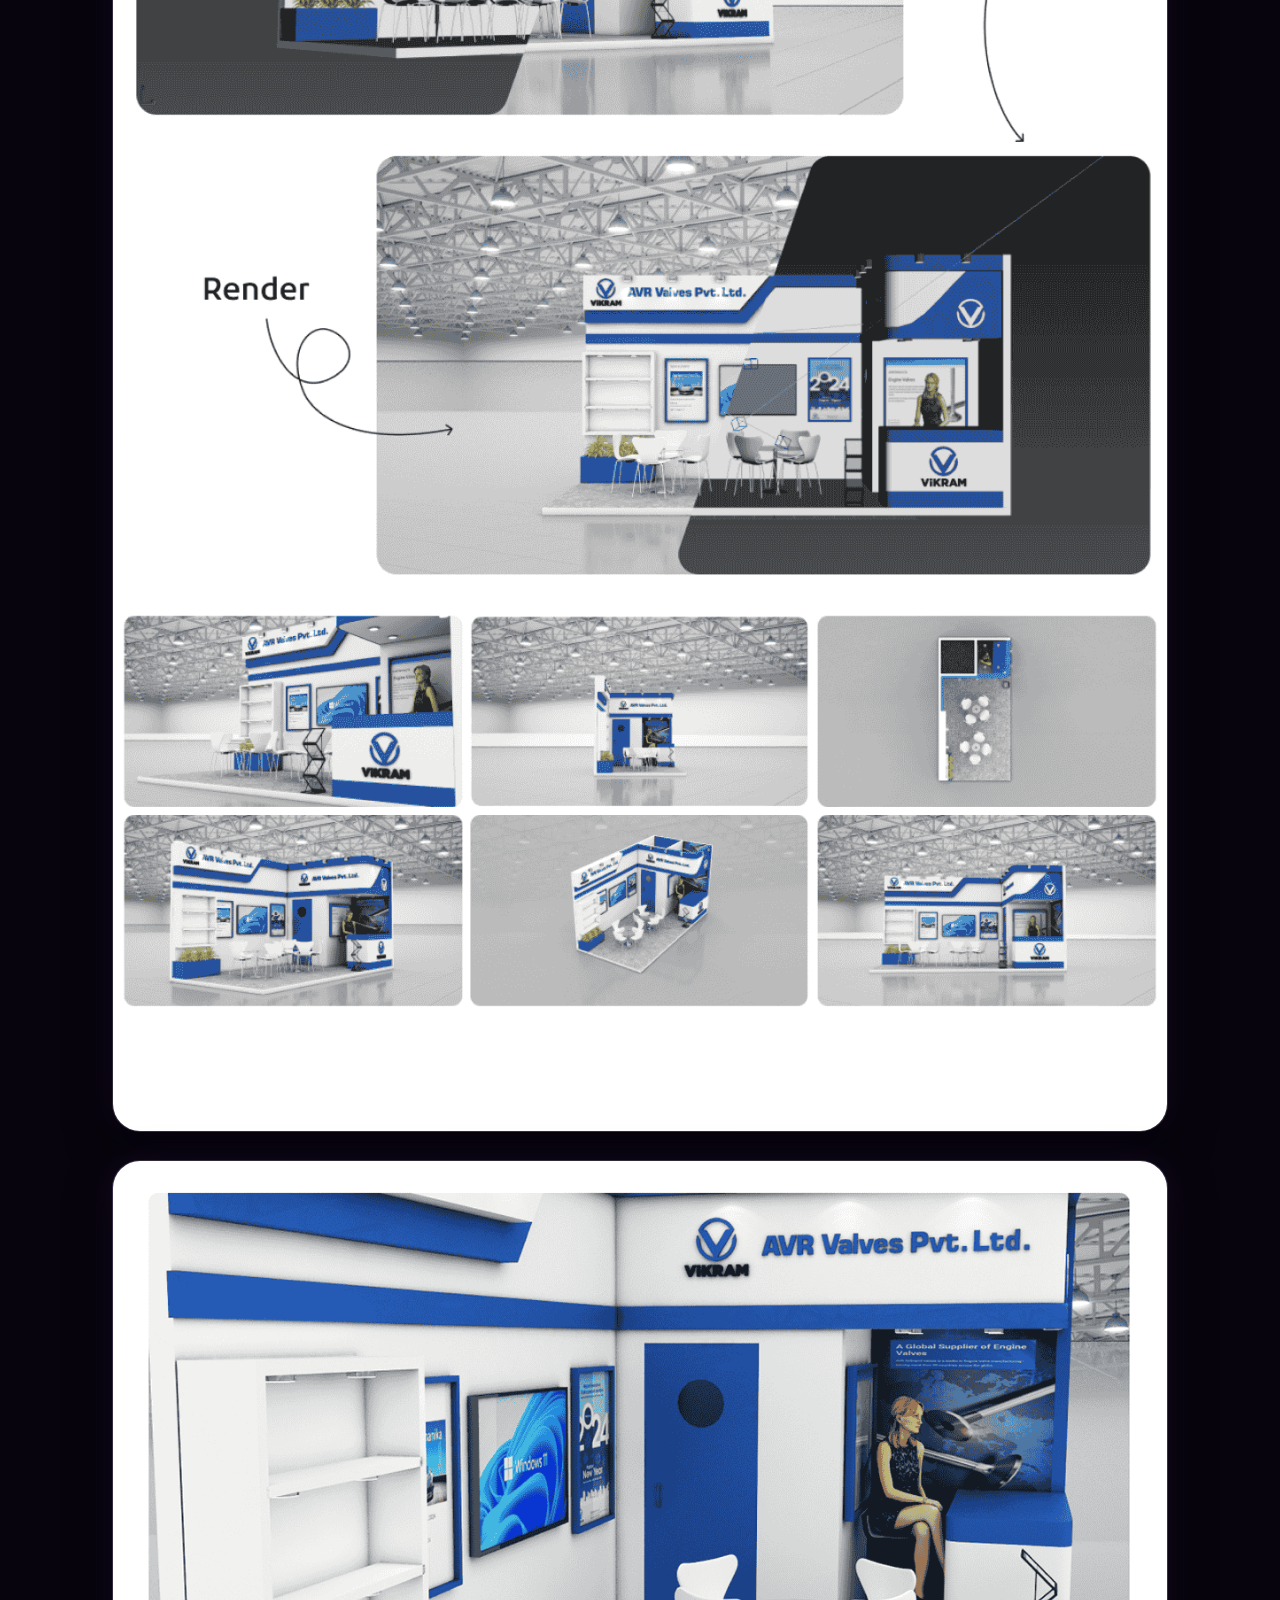
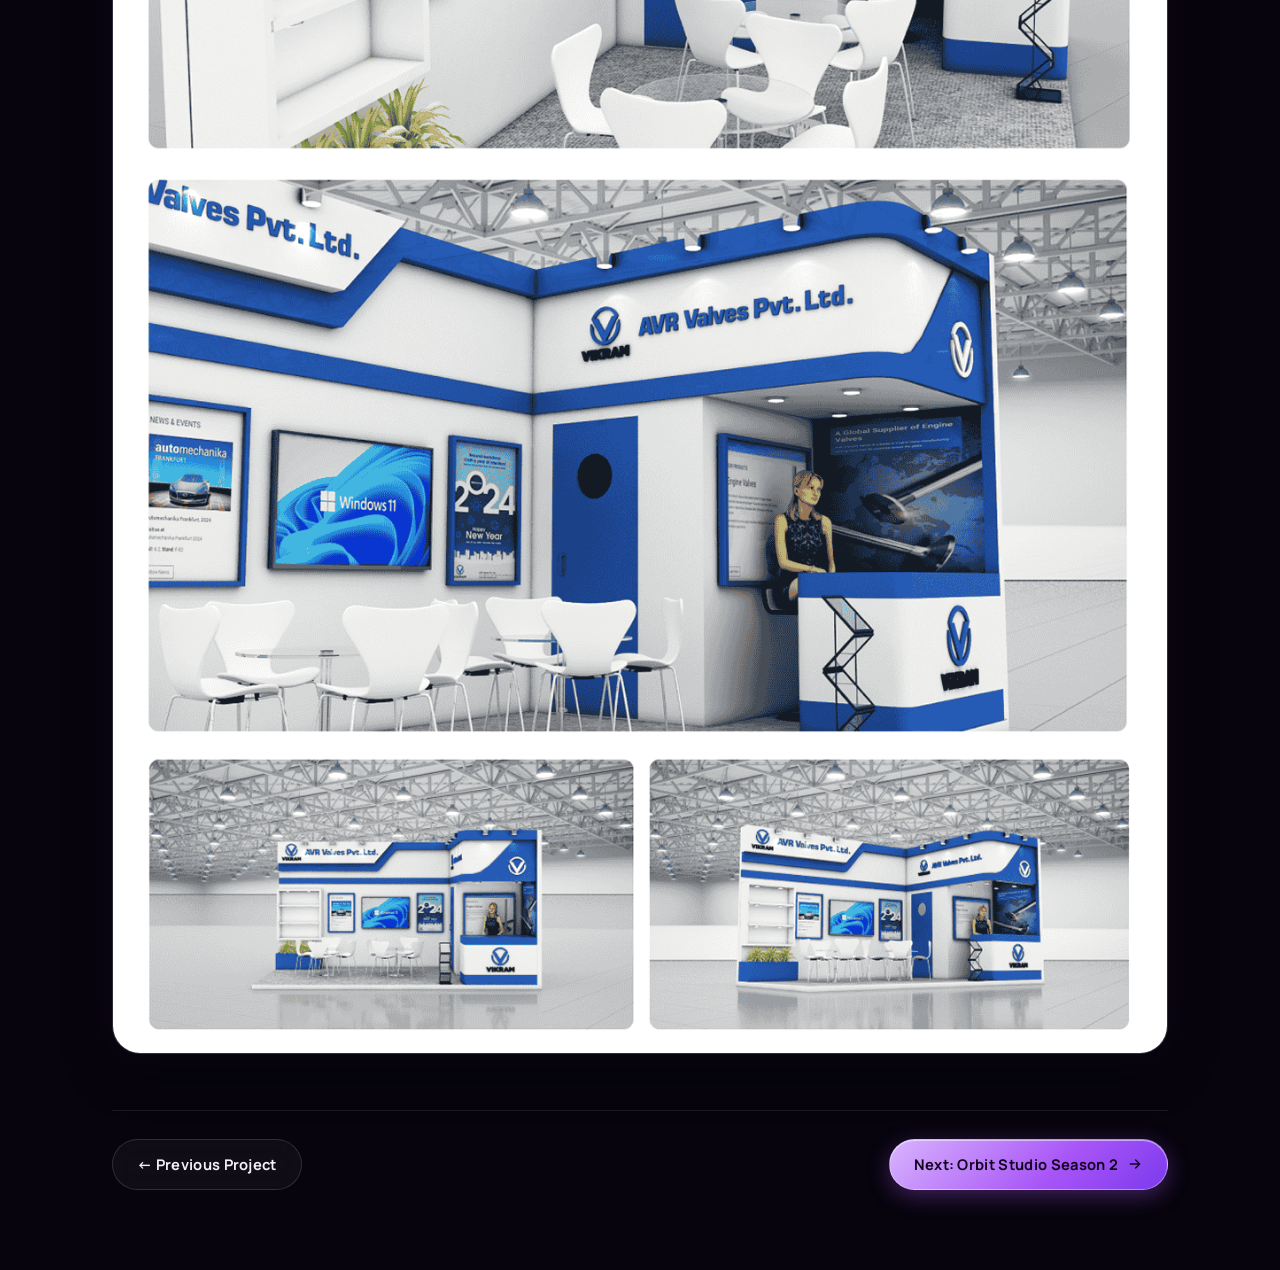
<file: project-nomad-coffee.html>
<!DOCTYPE html>
<html lang="en">
<head>
  <meta charset="utf-8"/>
  <meta content="width=device-width, initial-scale=1.0" name="viewport"/>
  <title>Nomad Coffee — Creative Kaushik</title>
  <meta content="A full cafe menu redesign with a warm, editorial feel." name="description"/>
  <link href="https://fonts.googleapis.com" rel="preconnect"/>
  <link crossorigin="" href="https://fonts.gstatic.com" rel="preconnect"/>
  <link href="https://fonts.googleapis.com/css2?family=Unbounded:wght@300;400;600;700;800;900&amp;family=Manrope:wght@400;500;600;700;800&amp;family=JetBrains+Mono:wght@400;500;600;700&amp;display=swap" rel="stylesheet"/>
  <link href="style.css" rel="stylesheet"/>
</head>
<body class="project-detail-body">
  <div aria-hidden="true" class="ambient-wrapper">
    <div class="grain-overlay"></div>
    <div class="cursor-glow" id="cursorGlow"></div>
  </div>

  <div class="project-page-container">
    <!-- Top Navigation Bar -->
    <div class="project-page-topbar">
      <a class="project-back-btn mono" href="index.html#graphic-work">
        <svg height="16" viewbox="0 0 24 24" width="16"><path d="M19 12H5M12 19l-7-7 7-7" fill="none" stroke="currentColor" stroke-linecap="round" stroke-linejoin="round" stroke-width="2"></path></svg>
        Back to Portfolio
      </a>
      <a aria-label="Close project" class="project-close-btn" href="index.html#graphic-work">
        <svg height="18" viewbox="0 0 24 24" width="18"><path d="M6 6l12 12M18 6L6 18" fill="none" stroke="currentColor" stroke-linecap="round" stroke-width="2.2"></path></svg>
      </a>
    </div>

    <!-- Project Header Panel (Flush aligned with cards below) -->
    <header class="project-header-panel glass-purple">
      <span class="case-tag mono">POSTER</span>
      <h1 class="case-title">Booth Model Design</h1>
      
      <div class="case-meta-grid">
        <div class="case-meta-col">
          <p class="case-label mono">ROLE</p>
          <p class="case-role">Design</p>
          <p class="case-label mono">DELIVERABLES</p>
          <ul class="case-deliverables">
            <li>Menu Design</li>
            <li>Window Signage</li>
            <li>Table Cards</li>
          </ul>
        </div>
        <div class="case-meta-col">
          <p class="case-label mono">ABOUT</p>
          <p class="case-description">Immersive 3D exhibition booth designs modeled in 3ds Max, combining functionality, branding, and visual impact.</p>
        </div>
      </div>

      <div class="case-banner mono">MENU & SIGNAGE</div>
    </header>

    <!-- Stacked Image Cards: 1st Card is 16:9 Thumbnail, Remaining Cards are A4 (210/297) -->
    <main class="project-cards-stack">
      <!-- Thumbnail (16:9) -->
      <div class="project-image-card card-thumbnail">
        <img alt="Nomad Coffee Thumbnail (16:9)" loading="lazy" src="Assets\Booth\thumb.png"/>
      </div>
      <!-- A4 Showcase 1 -->
      <div class="project-image-card card-a4">
        <img alt="Nomad Coffee A4 Showcase 1" loading="lazy" src="Assets\Booth\Frame 107.png"/>
      </div>
      <!-- A4 Showcase 2 -->
      <div class="project-image-card card-a4">
        <img alt="Nomad Coffee A4 Showcase 2" loading="lazy" src="Assets\Booth\Frame 108.png"/>
      </div>
      <!-- A4 Showcase 3 -->
      <!-- <div class="project-image-card card-a4">
        <img alt="Nomad Coffee A4 Showcase 3" loading="lazy" src="https://images.unsplash.com/photo-1498804103079-a6351b050096?w=1200&auto=format&fit=crop&q=80" onerror="this.onerror=null; this.src='https://images.unsplash.com/photo-1618005182384-a83a8bd57fbe?w=1200&auto=format&fit=crop&q=80';"/>
      </div> -->
    </main>

    <!-- Pagination Footer -->
    <nav aria-label="Project pagination" class="project-nav-footer mono">
      <a class="btn btn-secondary" href="project-orbit-studio.html">← Previous Project</a>
      <a class="btn btn-primary" href="project-orbit-season2.html">
        <span>Next: Orbit Studio Season 2</span>
        <svg class="btn-arrow" height="16" viewbox="0 0 24 24" width="16"><path d="M5 12h14M13 6l6 6-6 6" fill="none" stroke="currentColor" stroke-linecap="round" stroke-linejoin="round" stroke-width="2"></path></svg>
      </a>
    </nav>
  </div>

  <script src="script.js"></script>
</body>
</html>
</file>
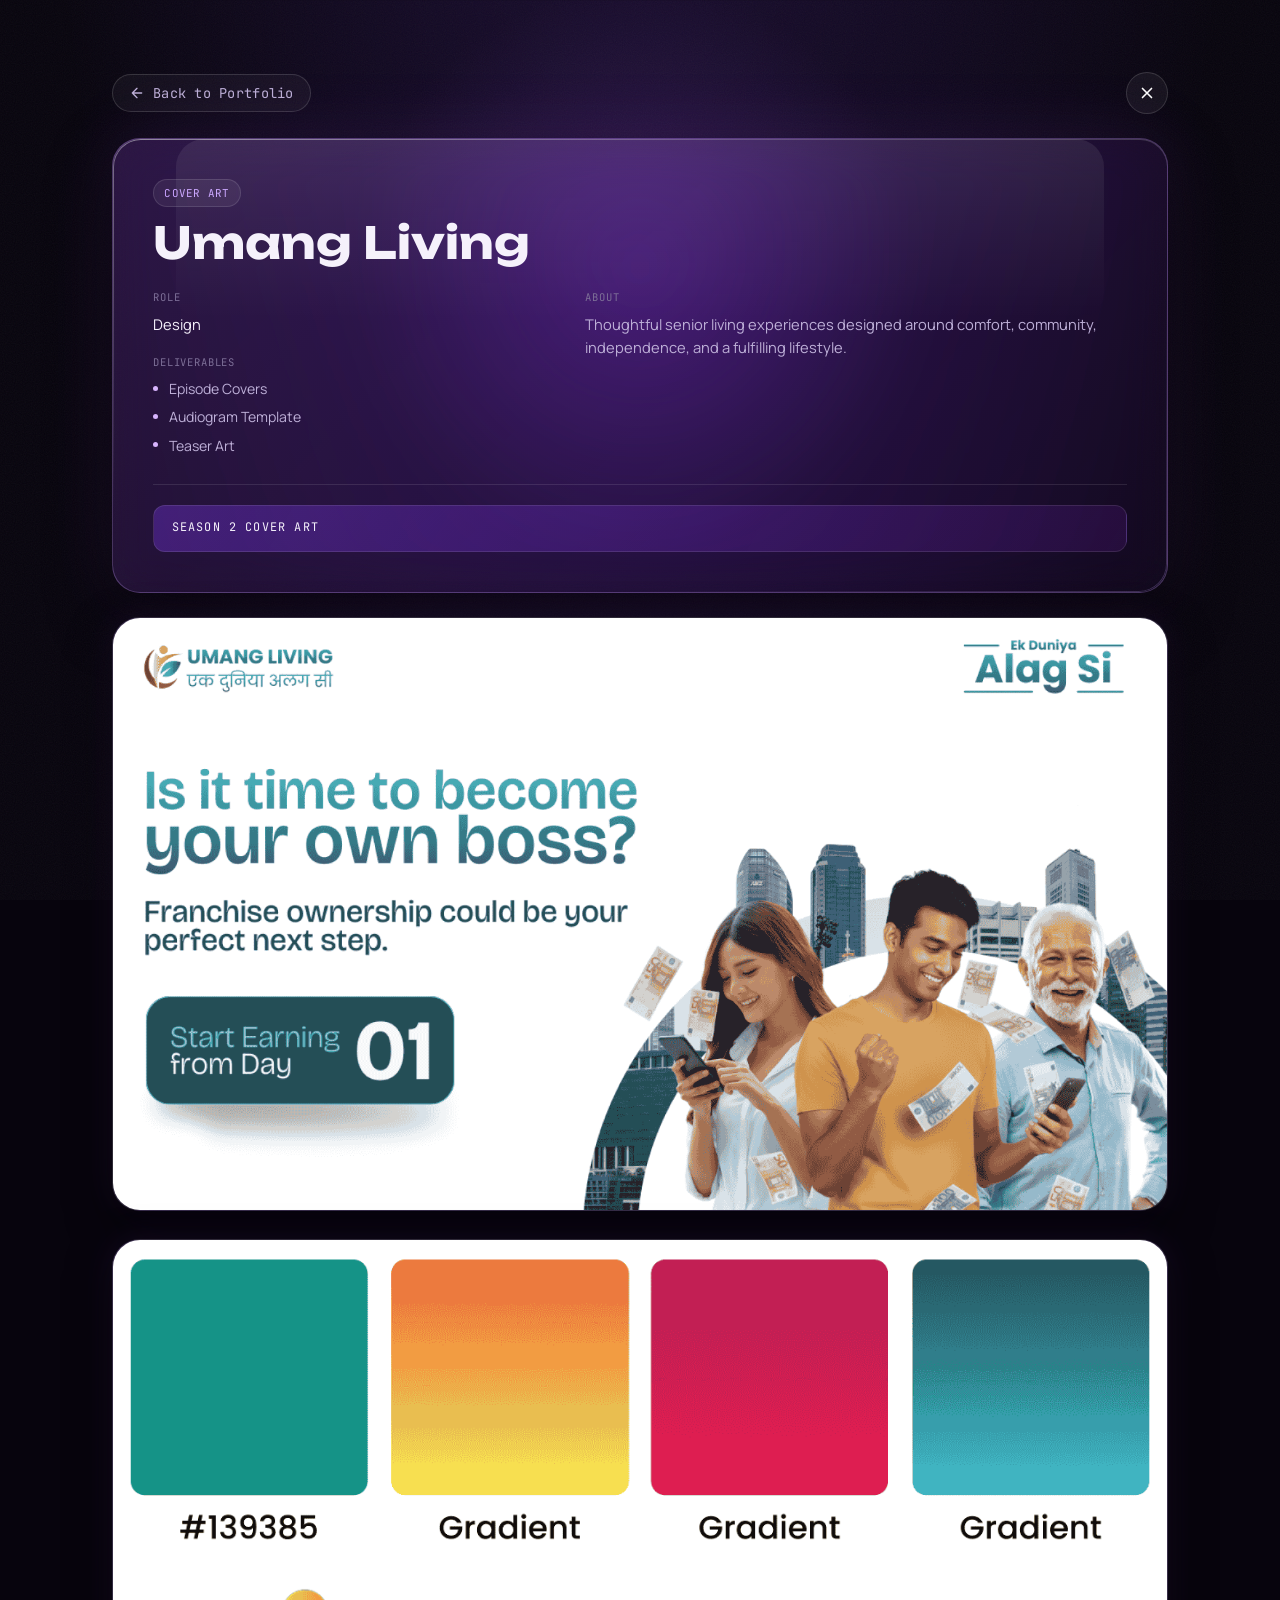
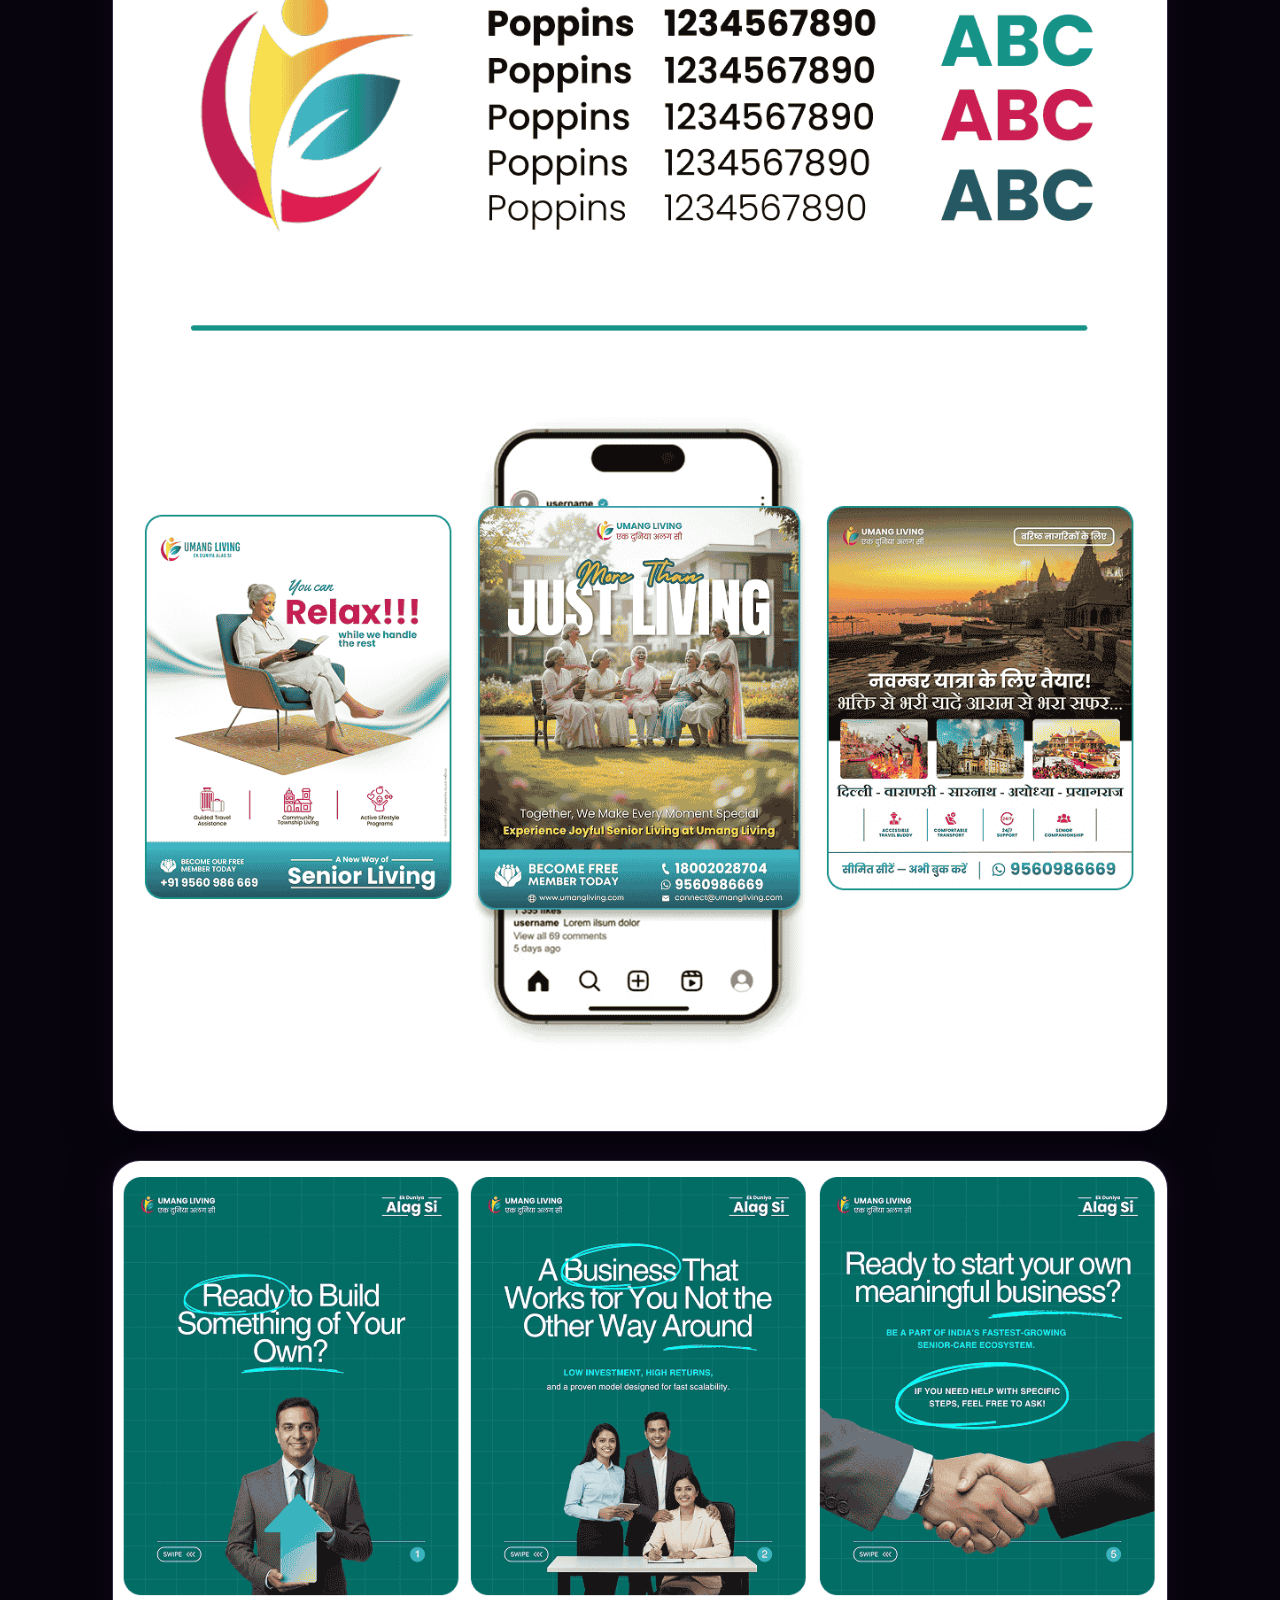
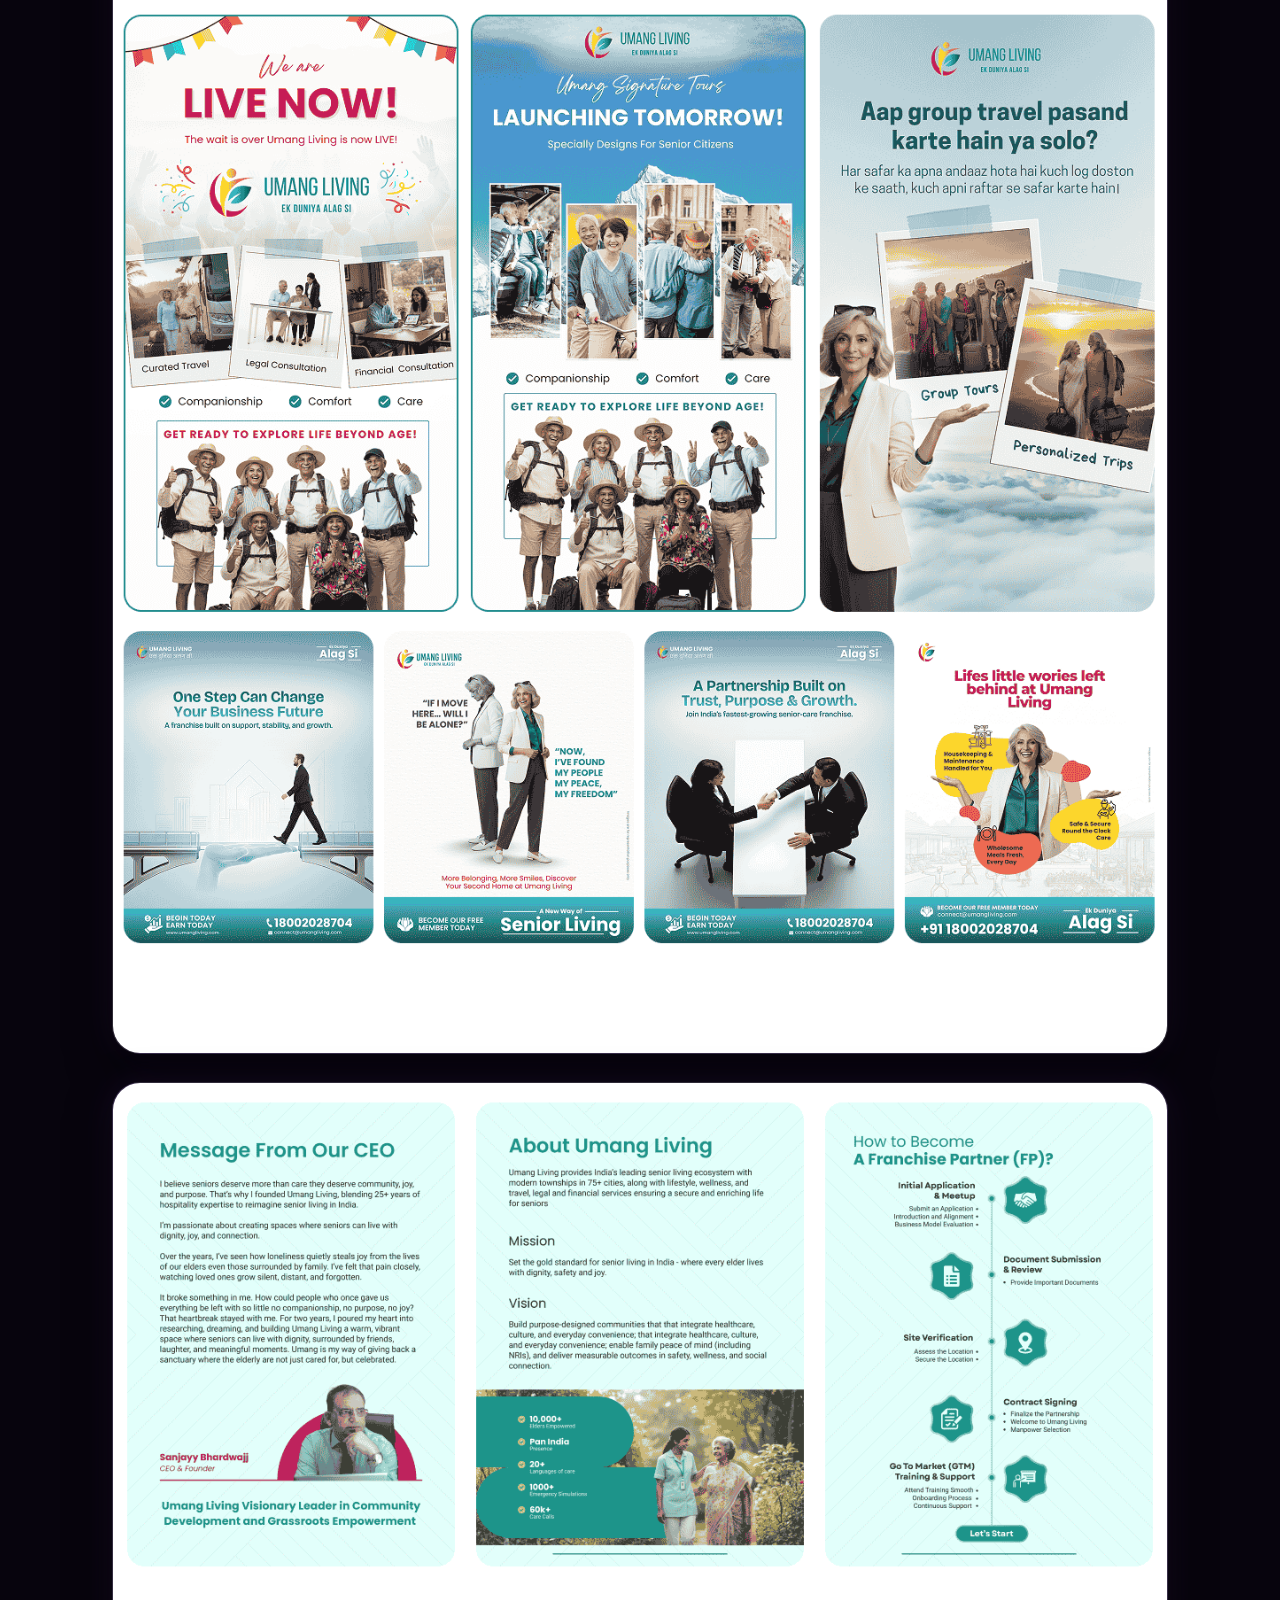
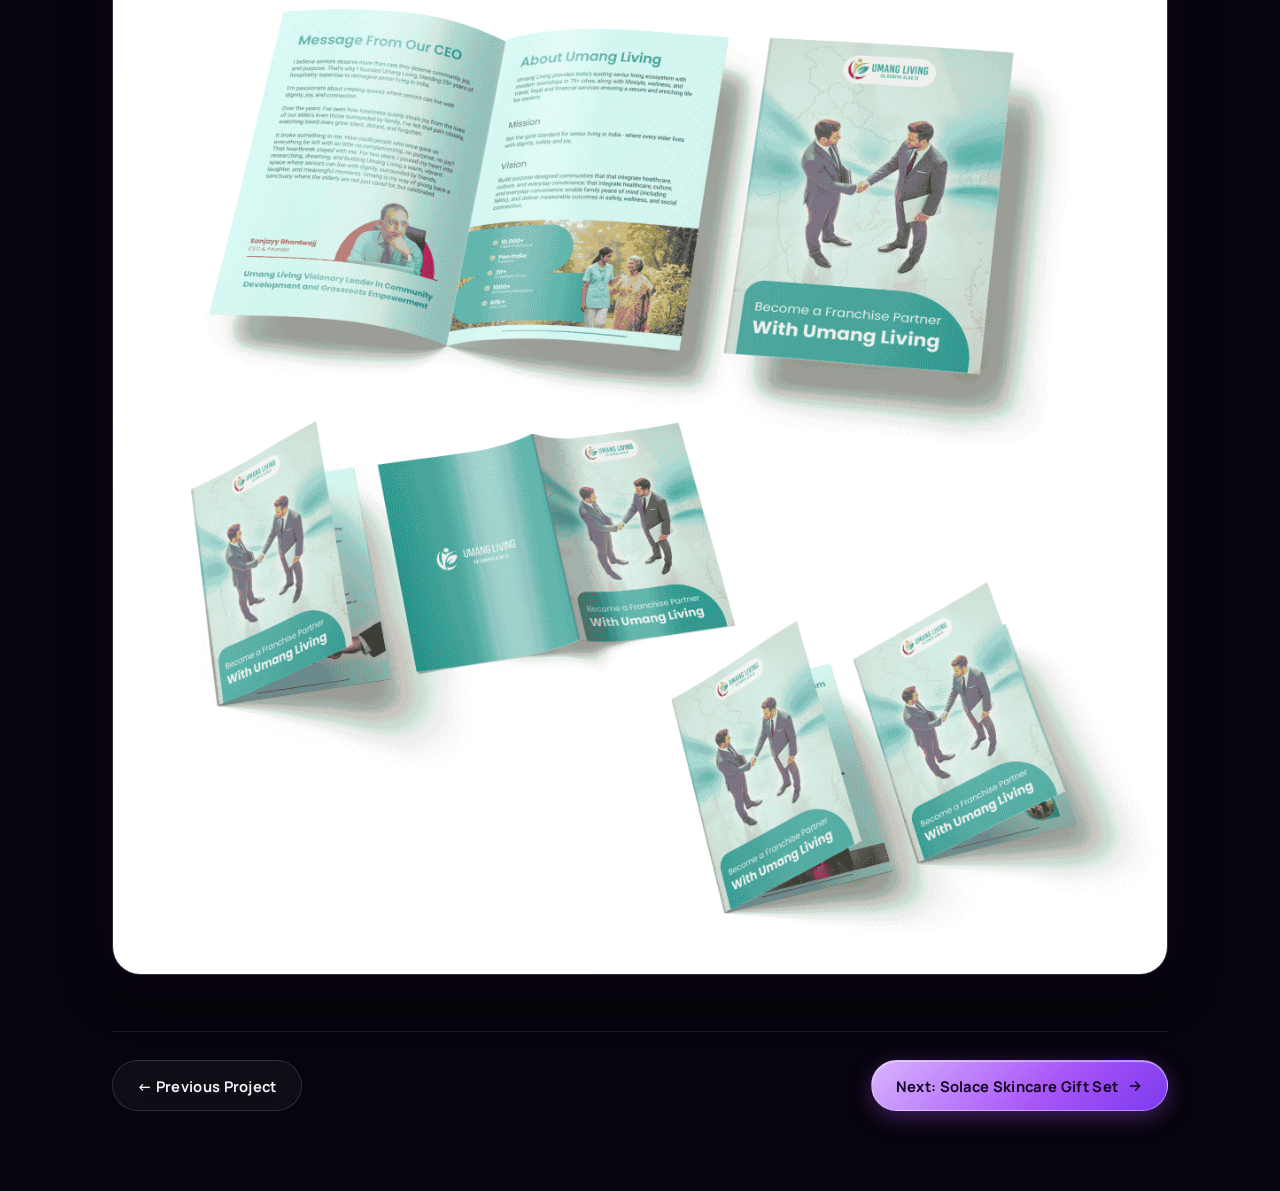
<file: project-orbit-season2.html>
<!DOCTYPE html>
<html lang="en">
<head>
  <meta charset="utf-8"/>
  <meta content="width=device-width, initial-scale=1.0" name="viewport"/>
  <title>Orbit Studio — Creative Kaushik</title>
  <meta content="A bold, loopable icon system for the new season." name="description"/>
  <link href="https://fonts.googleapis.com" rel="preconnect"/>
  <link crossorigin="" href="https://fonts.gstatic.com" rel="preconnect"/>
  <link href="https://fonts.googleapis.com/css2?family=Unbounded:wght@300;400;600;700;800;900&amp;family=Manrope:wght@400;500;600;700;800&amp;family=JetBrains+Mono:wght@400;500;600;700&amp;display=swap" rel="stylesheet"/>
  <link href="style.css" rel="stylesheet"/>
</head>
<body class="project-detail-body">
  <div aria-hidden="true" class="ambient-wrapper">
    <div class="grain-overlay"></div>
    <div class="cursor-glow" id="cursorGlow"></div>
  </div>

  <div class="project-page-container">
    <!-- Top Navigation Bar -->
    <div class="project-page-topbar">
      <a class="project-back-btn mono" href="index.html#graphic-work">
        <svg height="16" viewbox="0 0 24 24" width="16"><path d="M19 12H5M12 19l-7-7 7-7" fill="none" stroke="currentColor" stroke-linecap="round" stroke-linejoin="round" stroke-width="2"></path></svg>
        Back to Portfolio
      </a>
      <a aria-label="Close project" class="project-close-btn" href="index.html#graphic-work">
        <svg height="18" viewbox="0 0 24 24" width="18"><path d="M6 6l12 12M18 6L6 18" fill="none" stroke="currentColor" stroke-linecap="round" stroke-width="2.2"></path></svg>
      </a>
    </div>

    <!-- Project Header Panel (Flush aligned with cards below) -->
    <header class="project-header-panel glass-purple">
      <span class="case-tag mono">COVER ART</span>
      <h1 class="case-title">Umang Living</h1>
      
      <div class="case-meta-grid">
        <div class="case-meta-col">
          <p class="case-label mono">ROLE</p>
          <p class="case-role">Design</p>
          <p class="case-label mono">DELIVERABLES</p>
          <ul class="case-deliverables">
            <li>Episode Covers</li>
            <li>Audiogram Template</li>
            <li>Teaser Art</li>
          </ul>
        </div>
        <div class="case-meta-col">
          <p class="case-label mono">ABOUT</p>
          <p class="case-description">Thoughtful senior living experiences designed around comfort, community, independence, and a fulfilling lifestyle.</p>
        </div>
      </div>

      <div class="case-banner mono">SEASON 2 COVER ART</div>
    </header>

    <!-- Stacked Image Cards: 1st Card is 16:9 Thumbnail, Remaining Cards are A4 (210/297) -->
    <main class="project-cards-stack">
      <!-- Thumbnail (16:9) -->
      <div class="project-image-card card-thumbnail">
        <img alt="Orbit Studio Thumbnail (16:9)" loading="lazy" src="Assets\Umang\Thumb.png"/>
      </div>
      <!-- A4 Showcase 1 -->
      <div class="project-image-card card-a4">
        <img alt="Orbit Studio A4 Showcase 1" loading="lazy" src="Assets\Umang\Frame 109.png"/>
      </div>
      <!-- A4 Showcase 2 -->
      <div class="project-image-card card-a4">
        <img alt="Orbit Studio A4 Showcase 2" loading="lazy" src="Assets\Umang\Frame 110.png"/>
      </div>
      <!-- A4 Showcase 3 -->
      <div class="project-image-card card-a4">
        <img alt="Orbit Studio A4 Showcase 3" loading="lazy" src="Assets\Umang\Frame 111.png"/>
      </div>
    </main>

    <!-- Pagination Footer -->
    <nav aria-label="Project pagination" class="project-nav-footer mono">
      <a class="btn btn-secondary" href="project-nomad-coffee.html">← Previous Project</a>
      <a class="btn btn-primary" href="project-solace-giftset.html">
        <span>Next: Solace Skincare Gift Set</span>
        <svg class="btn-arrow" height="16" viewbox="0 0 24 24" width="16"><path d="M5 12h14M13 6l6 6-6 6" fill="none" stroke="currentColor" stroke-linecap="round" stroke-linejoin="round" stroke-width="2"></path></svg>
      </a>
    </nav>
  </div>

  <script src="script.js"></script>
</body>
</html>
</file>
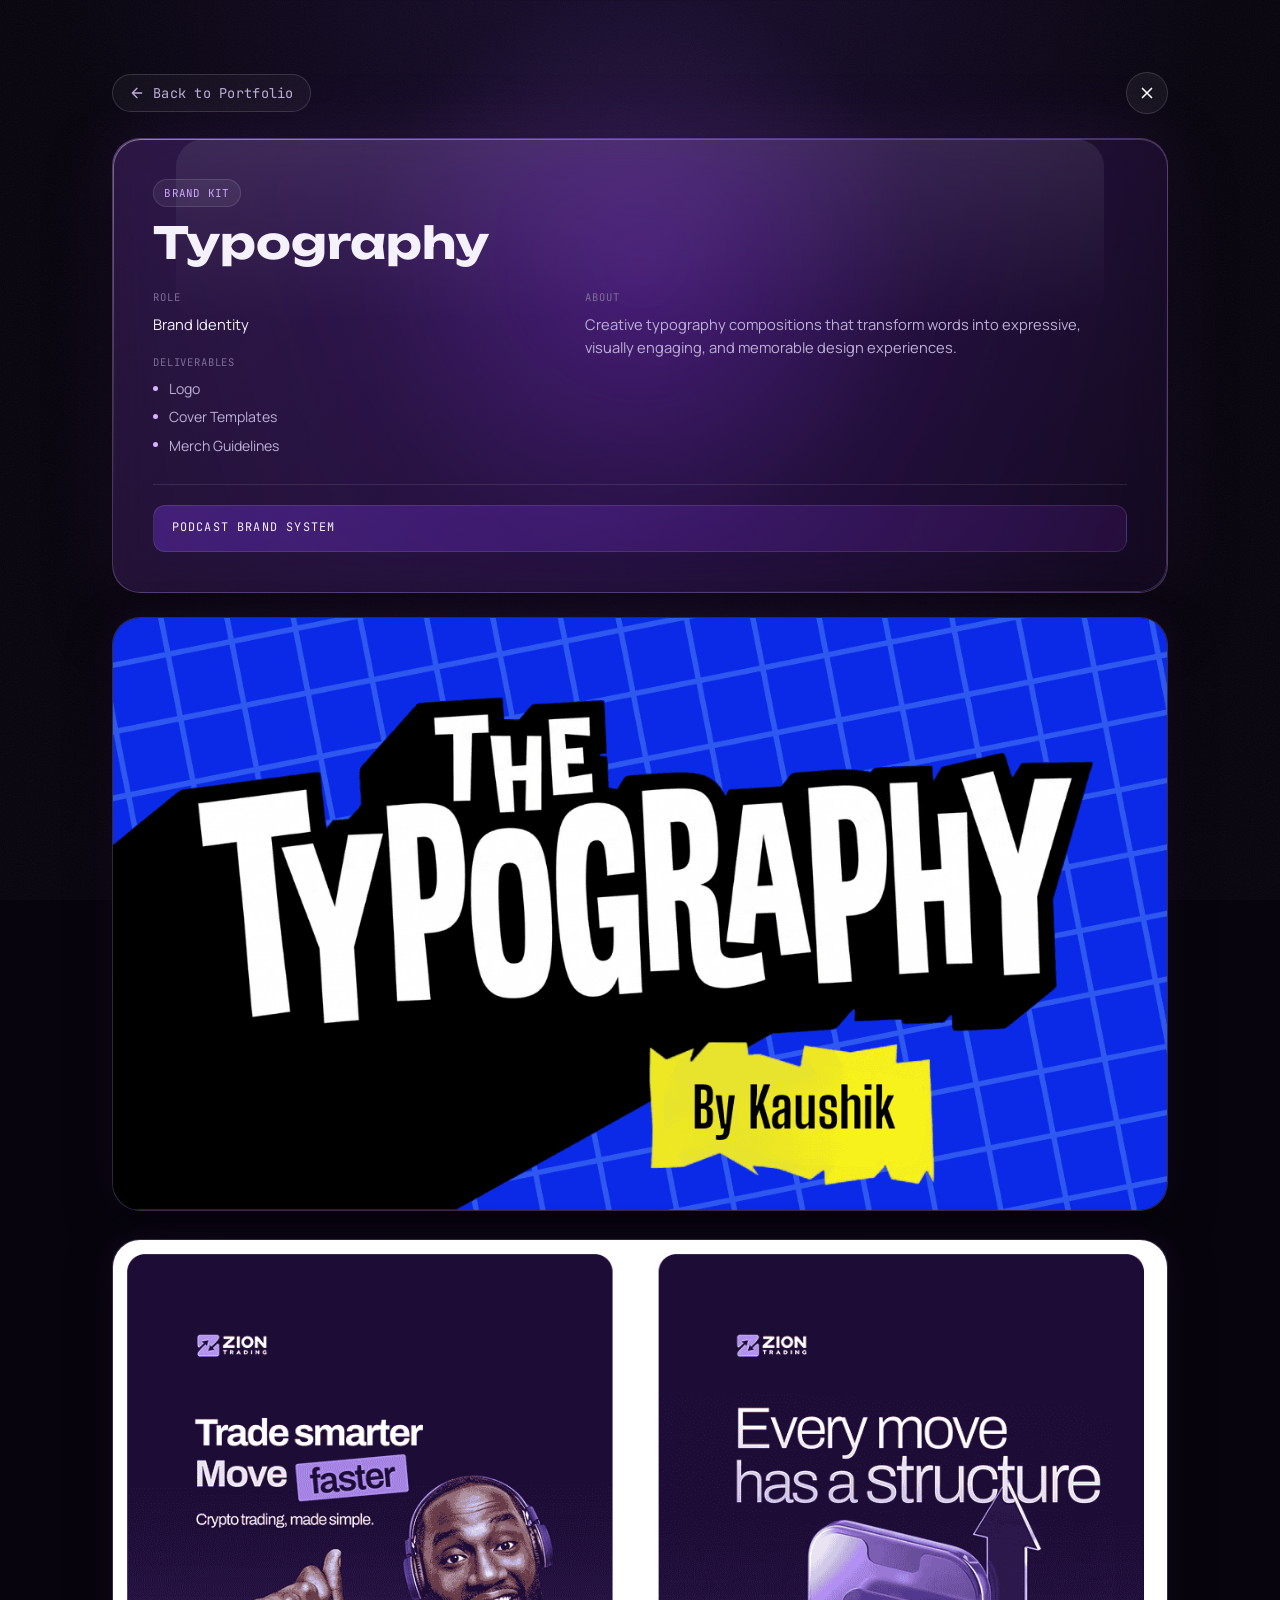
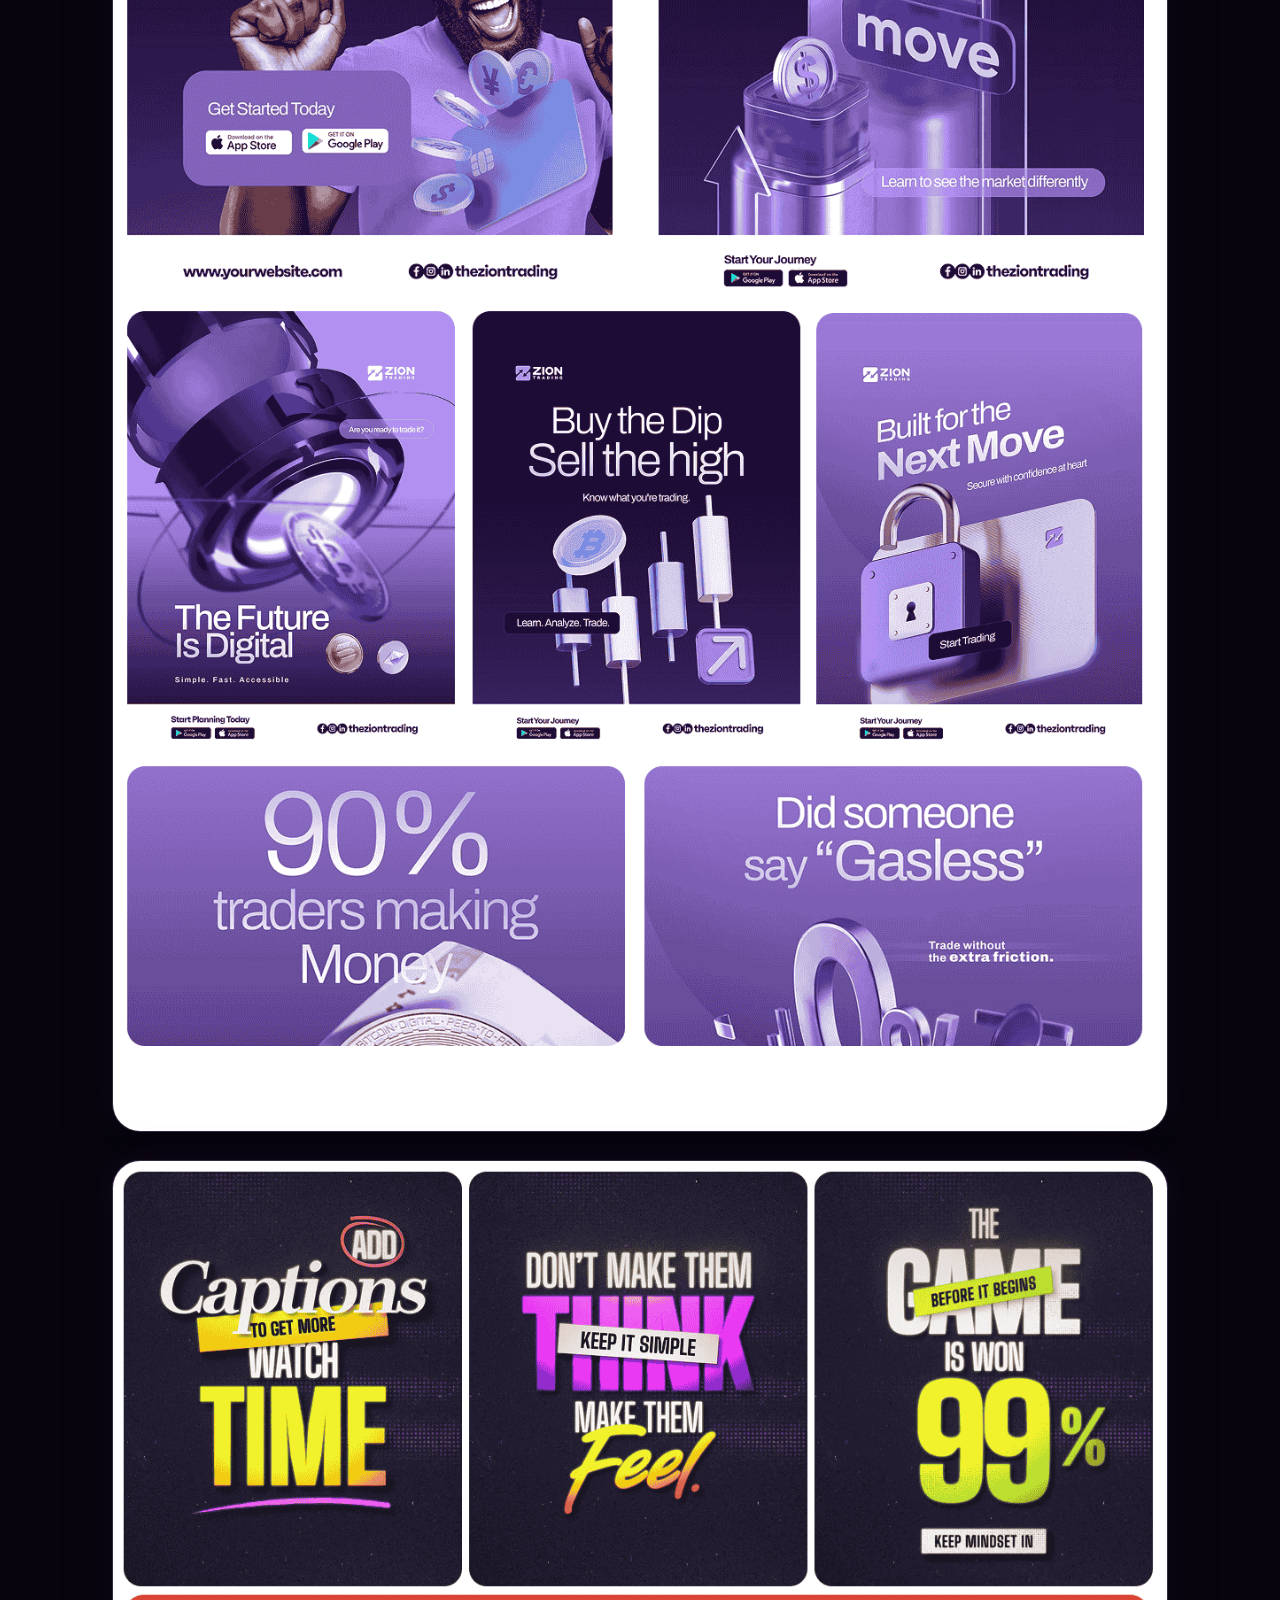
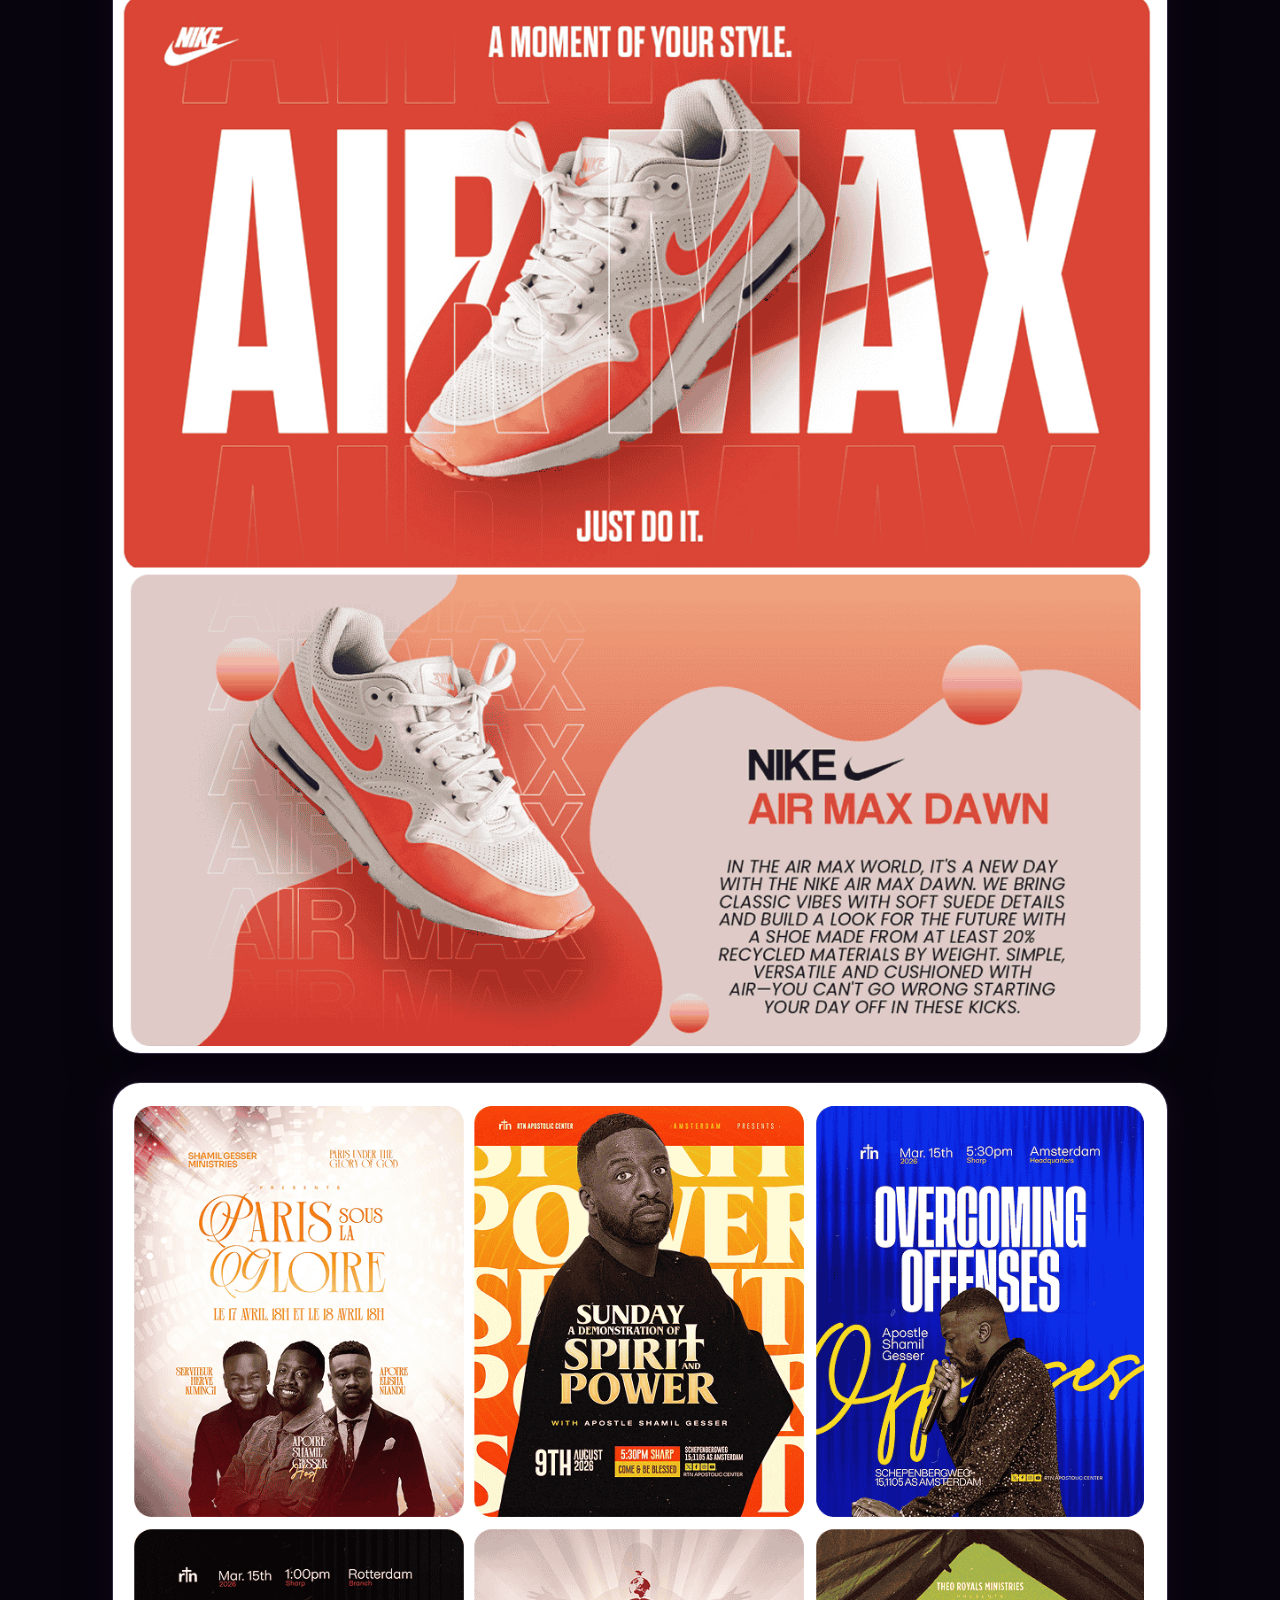
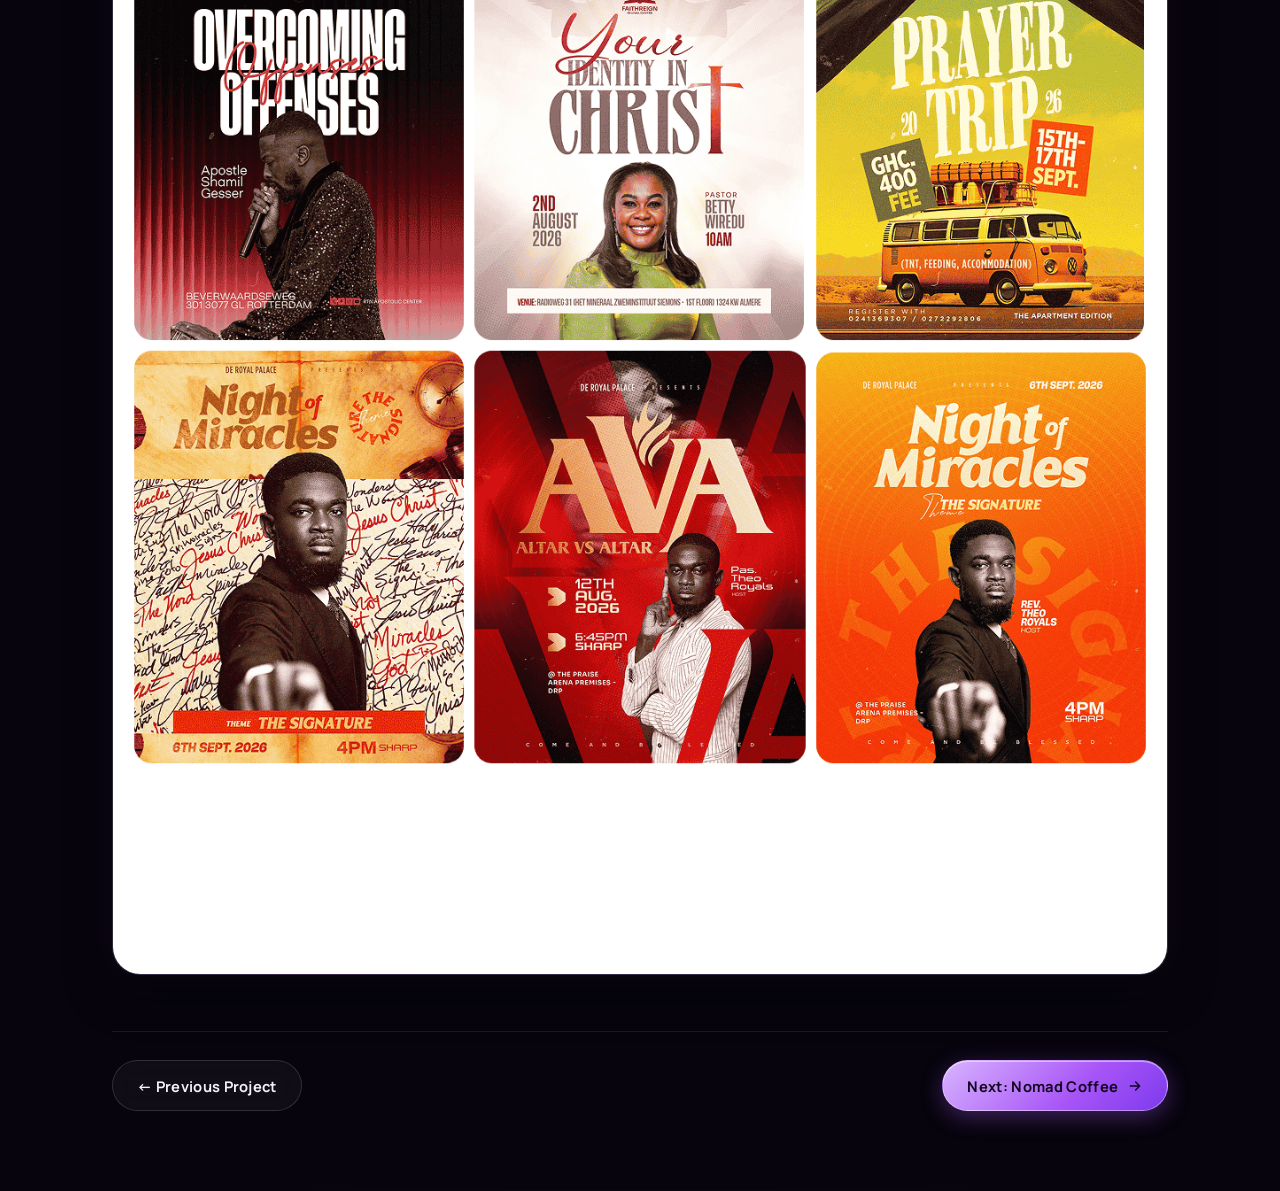
<file: project-orbit-studio.html>
<!DOCTYPE html>
<html lang="en">
<head>
  <meta charset="utf-8"/>
  <meta content="width=device-width, initial-scale=1.0" name="viewport"/>
  <title>Orbit Studio — Creative Kaushik</title>
  <meta content="A flexible identity system across covers, clips and merch." name="description"/>
  <link href="https://fonts.googleapis.com" rel="preconnect"/>
  <link crossorigin="" href="https://fonts.gstatic.com" rel="preconnect"/>
  <link href="https://fonts.googleapis.com/css2?family=Unbounded:wght@300;400;600;700;800;900&amp;family=Manrope:wght@400;500;600;700;800&amp;family=JetBrains+Mono:wght@400;500;600;700&amp;display=swap" rel="stylesheet"/>
  <link href="style.css" rel="stylesheet"/>
</head>
<body class="project-detail-body">
  <div aria-hidden="true" class="ambient-wrapper">
    <div class="grain-overlay"></div>
    <div class="cursor-glow" id="cursorGlow"></div>
  </div>

  <div class="project-page-container">
    <!-- Top Navigation Bar -->
    <div class="project-page-topbar">
      <a class="project-back-btn mono" href="index.html#graphic-work">
        <svg height="16" viewbox="0 0 24 24" width="16"><path d="M19 12H5M12 19l-7-7 7-7" fill="none" stroke="currentColor" stroke-linecap="round" stroke-linejoin="round" stroke-width="2"></path></svg>
        Back to Portfolio
      </a>
      <a aria-label="Close project" class="project-close-btn" href="index.html#graphic-work">
        <svg height="18" viewbox="0 0 24 24" width="18"><path d="M6 6l12 12M18 6L6 18" fill="none" stroke="currentColor" stroke-linecap="round" stroke-width="2.2"></path></svg>
      </a>
    </div>

    <!-- Project Header Panel (Flush aligned with cards below) -->
    <header class="project-header-panel glass-purple">
      <span class="case-tag mono">BRAND KIT</span>
      <h1 class="case-title">Typography</h1>
      
      <div class="case-meta-grid">
        <div class="case-meta-col">
          <p class="case-label mono">ROLE</p>
          <p class="case-role">Brand Identity</p>
          <p class="case-label mono">DELIVERABLES</p>
          <ul class="case-deliverables">
            <li>Logo</li>
            <li>Cover Templates</li>
            <li>Merch Guidelines</li>
          </ul>
        </div>
        <div class="case-meta-col">
          <p class="case-label mono">ABOUT</p>
          <p class="case-description">Creative typography compositions that transform words into expressive, visually engaging, and memorable design experiences.</p>
        </div>
      </div>

      <div class="case-banner mono">PODCAST BRAND SYSTEM</div>
    </header>

    <!-- Stacked Image Cards: 1st Card is 16:9 Thumbnail, Remaining Cards are A4 (210/297) -->
    <main class="project-cards-stack">
      <!-- Thumbnail (16:9) -->
      <div class="project-image-card card-thumbnail">
        <img alt="Orbit Studio Thumbnail (16:9)" loading="lazy" src="Assets\Typography\thumb.png"/>
      </div>
      <!-- A4 Showcase 1 -->
      <div class="project-image-card card-a4">
        <img alt="Orbit Studio A4 Showcase 1" loading="lazy" src="Assets\Typography\Frame 104.png"/>
      </div>
      <!-- A4 Showcase 2 -->
      <div class="project-image-card card-a4">
        <img alt="Orbit Studio A4 Showcase 2" loading="lazy" src="Assets\Typography\Frame 106.png"/>
      </div>
      <!-- A4 Showcase 3 -->
      <div class="project-image-card card-a4">
        <img alt="Orbit Studio A4 Showcase 3" loading="lazy" src="Assets\Typography\Frame 105.png"/>
      </div>
    </main>

    <!-- Pagination Footer -->
    <nav aria-label="Project pagination" class="project-nav-footer mono">
      <a class="btn btn-secondary" href="project-aurora-carousel.html">← Previous Project</a>
      <a class="btn btn-primary" href="project-nomad-coffee.html">
        <span>Next: Nomad Coffee</span>
        <svg class="btn-arrow" height="16" viewbox="0 0 24 24" width="16"><path d="M5 12h14M13 6l6 6-6 6" fill="none" stroke="currentColor" stroke-linecap="round" stroke-linejoin="round" stroke-width="2"></path></svg>
      </a>
    </nav>
  </div>

  <script src="script.js"></script>
</body>
</html>
</file>
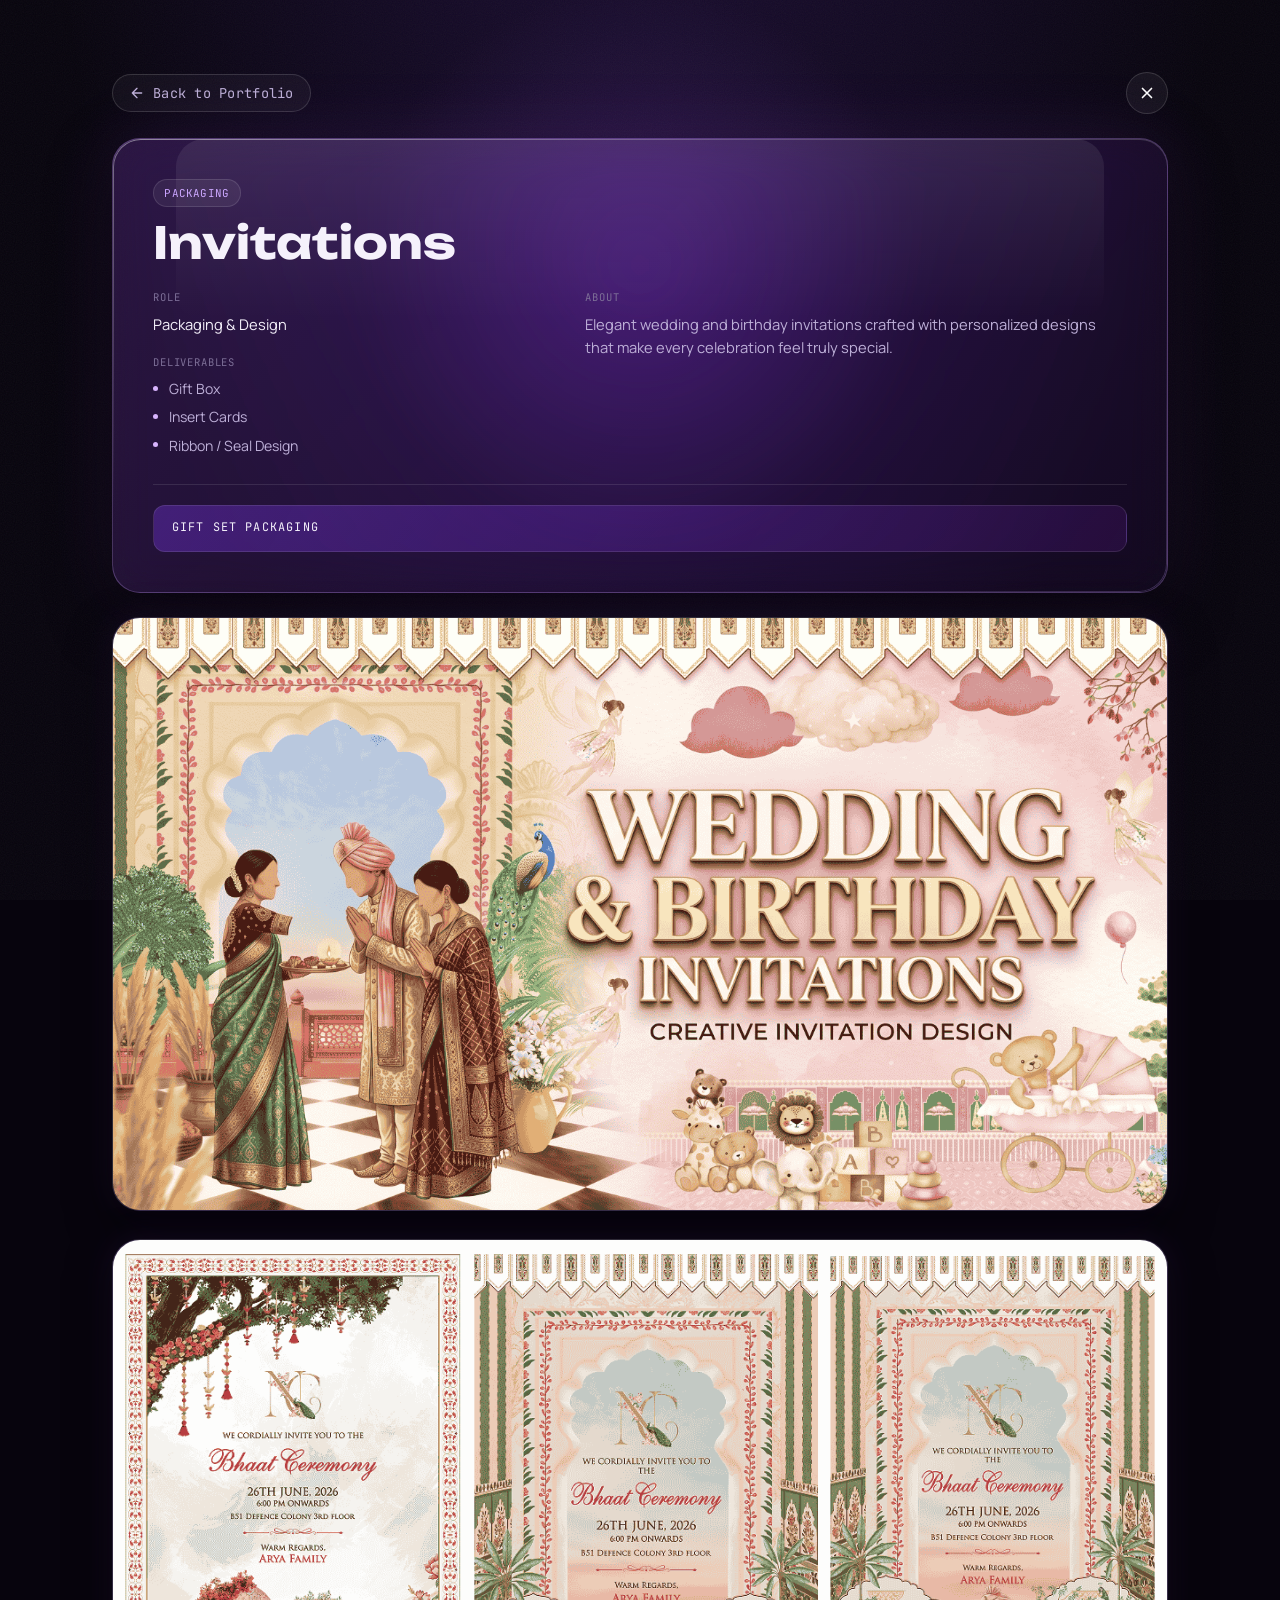
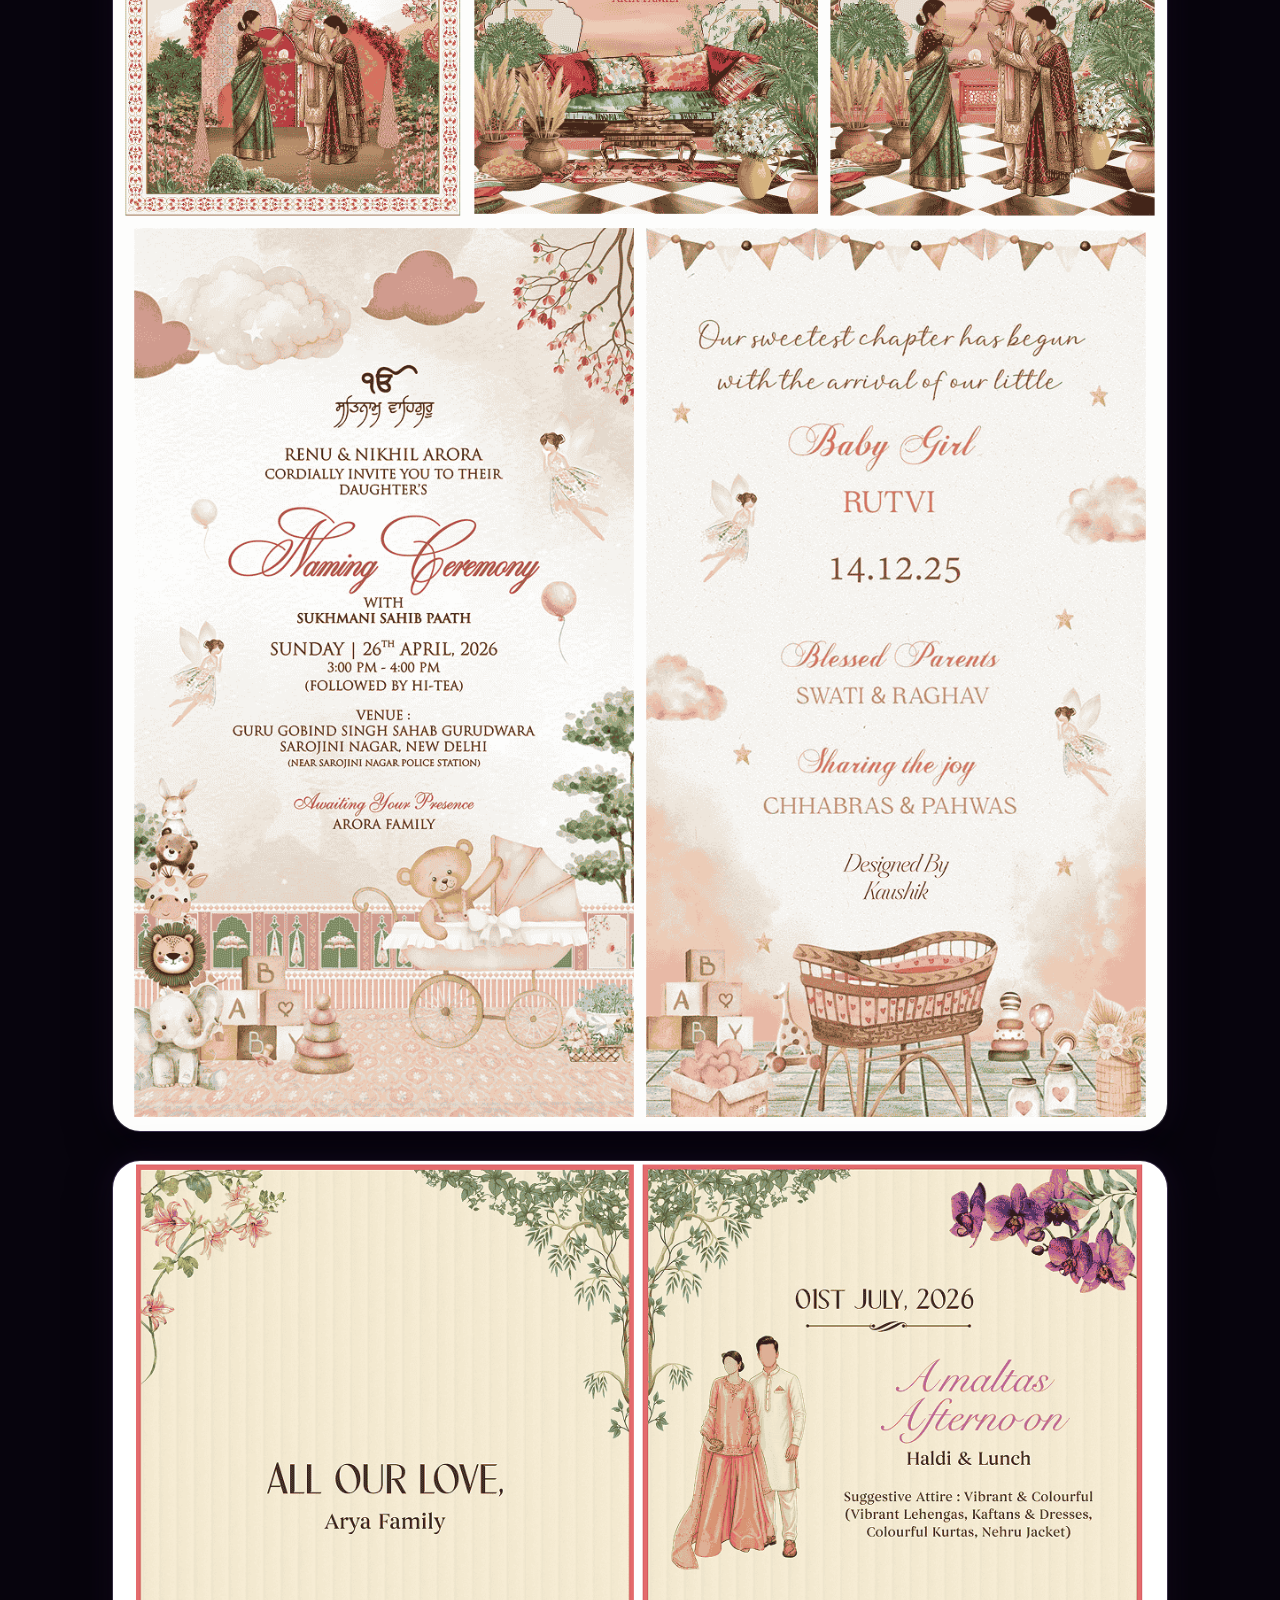
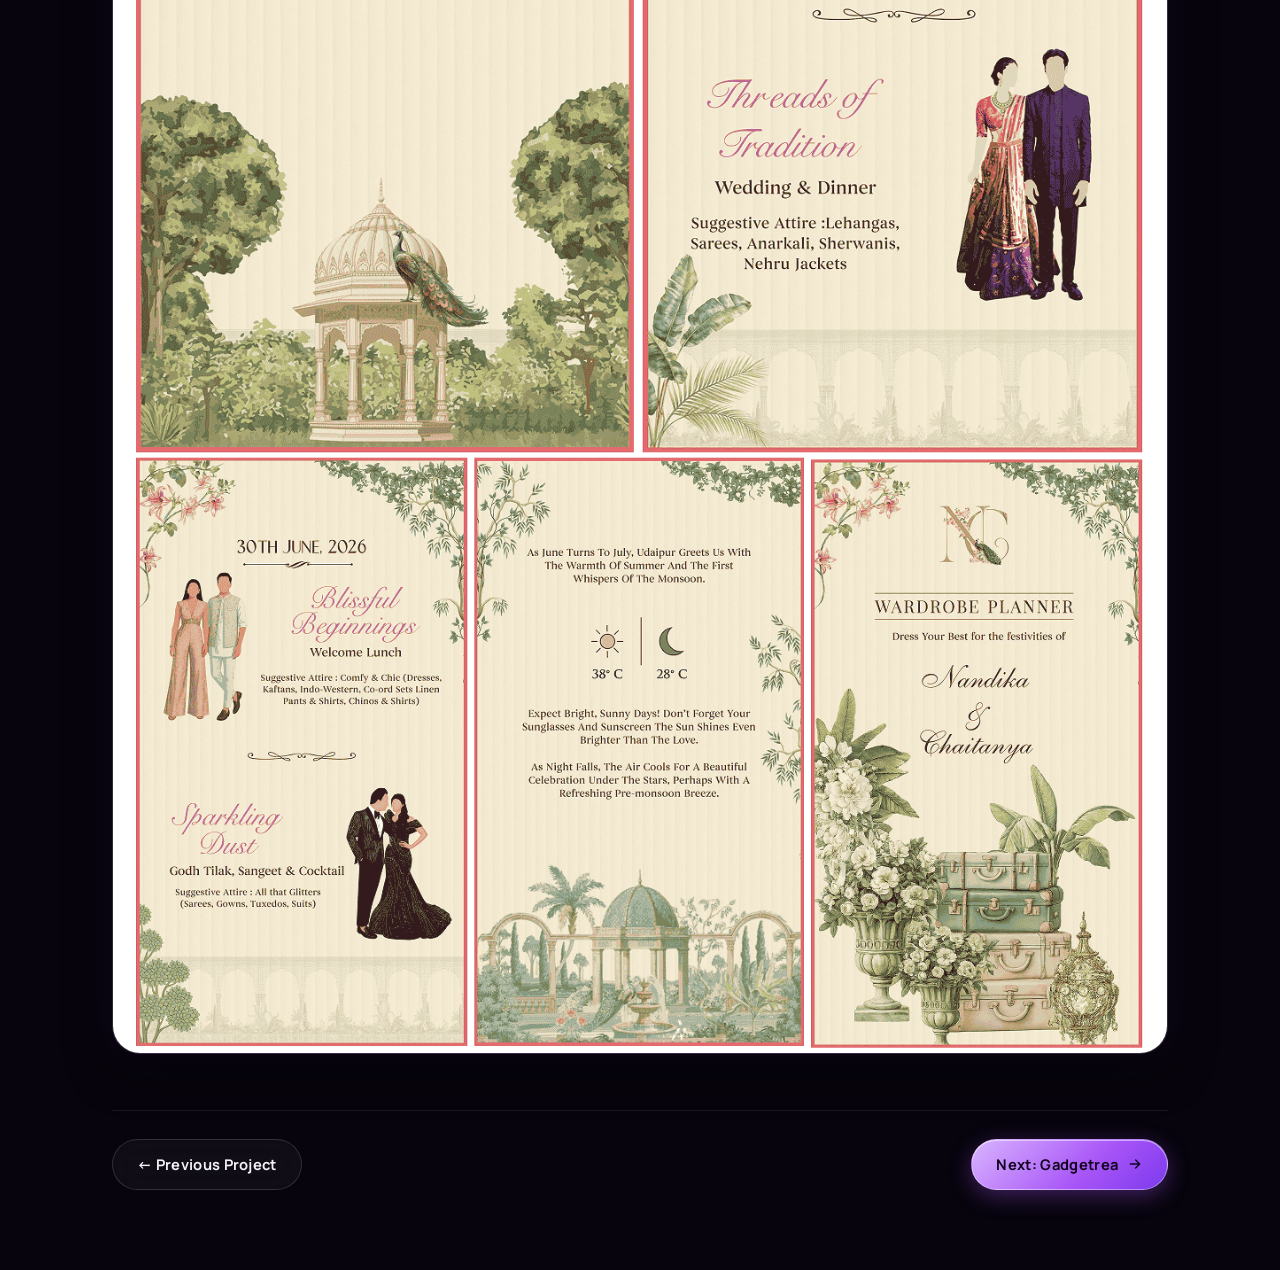
<file: project-solace-giftset.html>
<!DOCTYPE html>
<html lang="en">
<head>
  <meta charset="utf-8"/>
  <meta content="width=device-width, initial-scale=1.0" name="viewport"/>
  <title>Solace Skincare — Creative Kaushik</title>
  <meta content="Unboxing-first packaging for the holiday gift set." name="description"/>
  <link href="https://fonts.googleapis.com" rel="preconnect"/>
  <link crossorigin="" href="https://fonts.gstatic.com" rel="preconnect"/>
  <link href="https://fonts.googleapis.com/css2?family=Unbounded:wght@300;400;600;700;800;900&amp;family=Manrope:wght@400;500;600;700;800&amp;family=JetBrains+Mono:wght@400;500;600;700&amp;display=swap" rel="stylesheet"/>
  <link href="style.css" rel="stylesheet"/>
</head>
<body class="project-detail-body">
  <div aria-hidden="true" class="ambient-wrapper">
    <div class="grain-overlay"></div>
    <div class="cursor-glow" id="cursorGlow"></div>
  </div>

  <div class="project-page-container">
    <!-- Top Navigation Bar -->
    <div class="project-page-topbar">
      <a class="project-back-btn mono" href="index.html#graphic-work">
        <svg height="16" viewbox="0 0 24 24" width="16"><path d="M19 12H5M12 19l-7-7 7-7" fill="none" stroke="currentColor" stroke-linecap="round" stroke-linejoin="round" stroke-width="2"></path></svg>
        Back to Portfolio
      </a>
      <a aria-label="Close project" class="project-close-btn" href="index.html#graphic-work">
        <svg height="18" viewbox="0 0 24 24" width="18"><path d="M6 6l12 12M18 6L6 18" fill="none" stroke="currentColor" stroke-linecap="round" stroke-width="2.2"></path></svg>
      </a>
    </div>

    <!-- Project Header Panel (Flush aligned with cards below) -->
    <header class="project-header-panel glass-purple">
      <span class="case-tag mono">PACKAGING</span>
      <h1 class="case-title">Invitations</h1>
      
      <div class="case-meta-grid">
        <div class="case-meta-col">
          <p class="case-label mono">ROLE</p>
          <p class="case-role">Packaging & Design</p>
          <p class="case-label mono">DELIVERABLES</p>
          <ul class="case-deliverables">
            <li>Gift Box</li>
            <li>Insert Cards</li>
            <li>Ribbon / Seal Design</li>
          </ul>
        </div>
        <div class="case-meta-col">
          <p class="case-label mono">ABOUT</p>
          <p class="case-description">Elegant wedding and birthday invitations crafted with personalized designs that make every celebration feel truly special.</p>
        </div>
      </div>

      <div class="case-banner mono">GIFT SET PACKAGING</div>
    </header>

    <!-- Stacked Image Cards: 1st Card is 16:9 Thumbnail, Remaining Cards are A4 (210/297) -->
    <main class="project-cards-stack">
      <!-- Thumbnail (16:9) -->
      <div class="project-image-card card-thumbnail">
        <img alt="Solace Skincare Thumbnail (16:9)" loading="lazy" src="Assets\Invitations\Thumb.png"/>
      </div>
      <!-- A4 Showcase 1 -->
      <div class="project-image-card card-a4">
        <img alt="Solace Skincare A4 Showcase 1" loading="lazy" src="Assets\Invitations\Frame 112.png"/>
      </div>
      <!-- A4 Showcase 2 -->
      <div class="project-image-card card-a4">
        <img alt="Solace Skincare A4 Showcase 2" loading="lazy" src="Assets\Invitations\Frame 113.png"/>
      </div>
      <!-- A4 Showcase 3 -->
      <!-- <div class="project-image-card card-a4">
        <img alt="Solace Skincare A4 Showcase 3" loading="lazy" src="https://images.unsplash.com/photo-1608248597359-0a6727284eb4?w=1200&auto=format&fit=crop&q=80" onerror="this.onerror=null; this.src='https://images.unsplash.com/photo-1618005182384-a83a8bd57fbe?w=1200&auto=format&fit=crop&q=80';"/>
      </div> -->
    </main>

    <!-- Pagination Footer -->
    <nav aria-label="Project pagination" class="project-nav-footer mono">
      <a class="btn btn-secondary" href="project-orbit-season2.html">← Previous Project</a>
      <a class="btn btn-primary" href="project-gadgetrea.html">
        <span>Next: Gadgetrea</span>
        <svg class="btn-arrow" height="16" viewbox="0 0 24 24" width="16"><path d="M5 12h14M13 6l6 6-6 6" fill="none" stroke="currentColor" stroke-linecap="round" stroke-linejoin="round" stroke-width="2"></path></svg>
      </a>
    </nav>
  </div>

  <script src="script.js"></script>
</body>
</html>
</file>
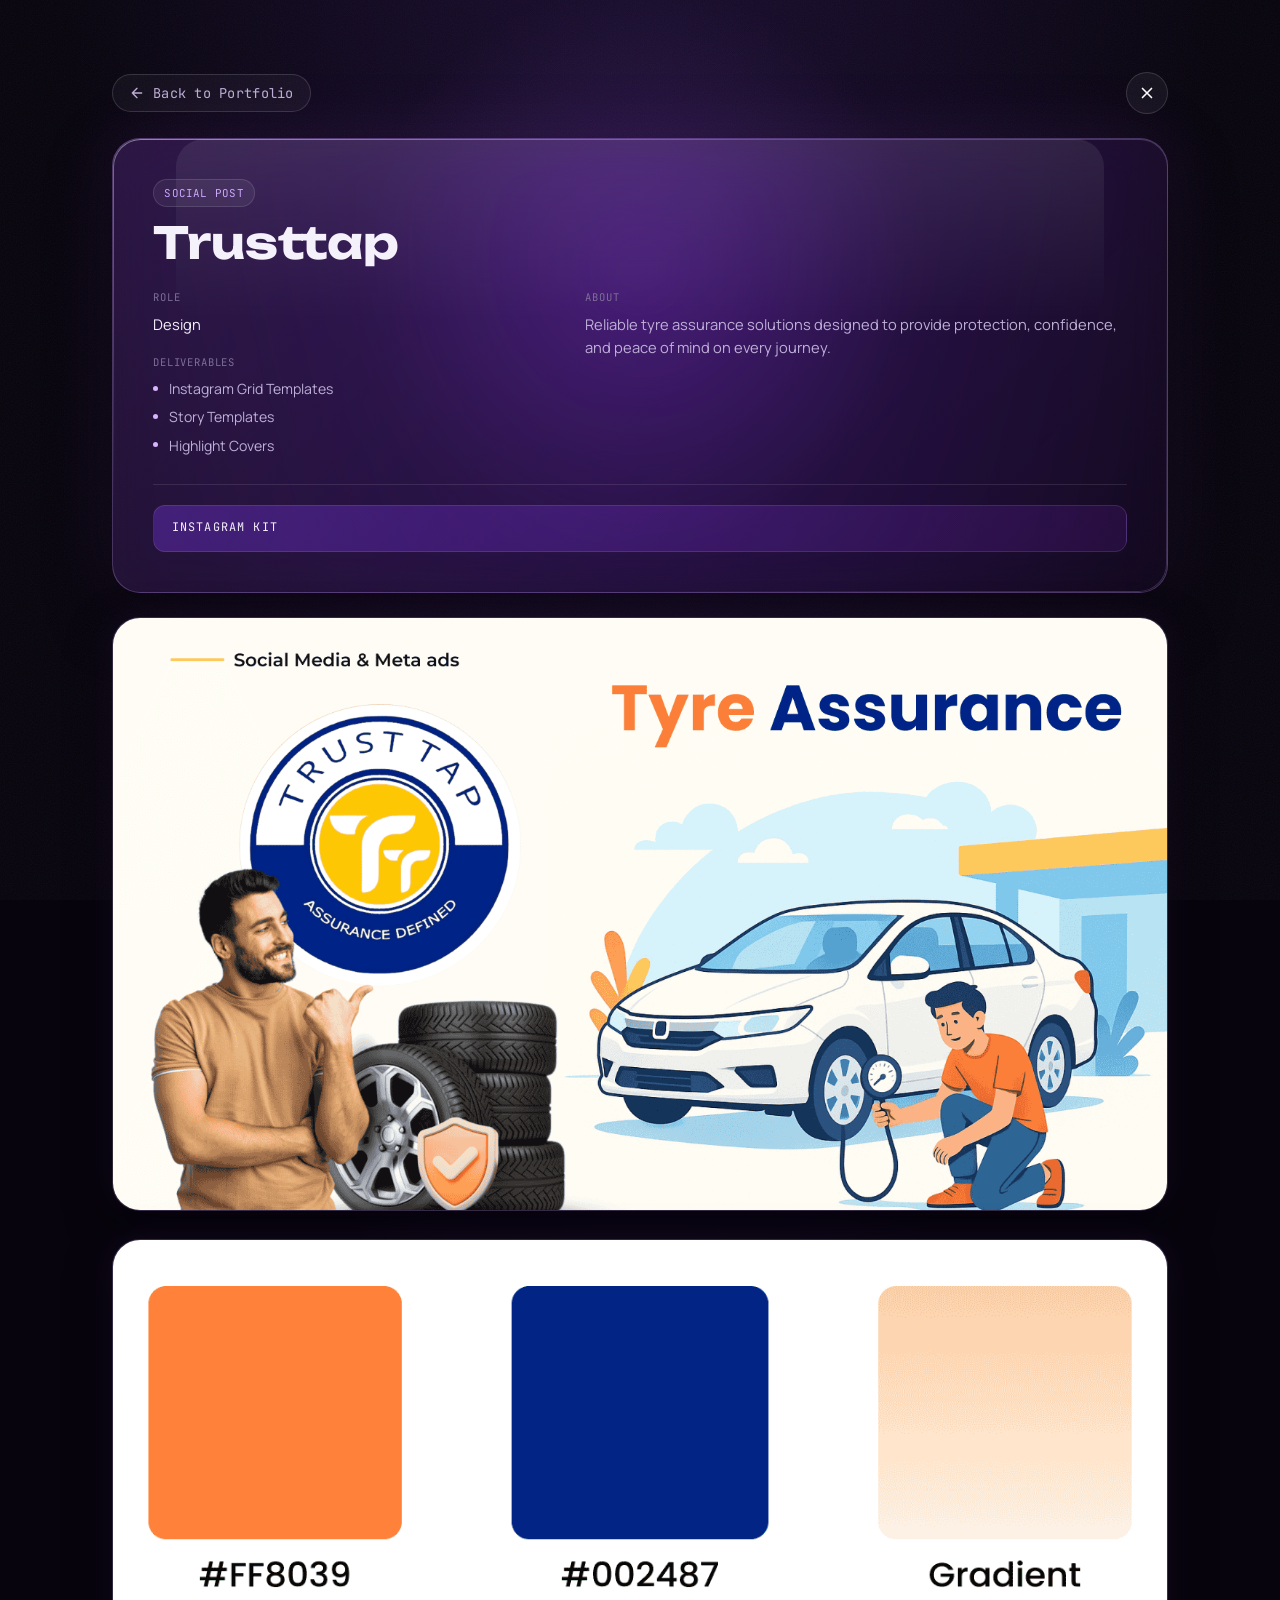
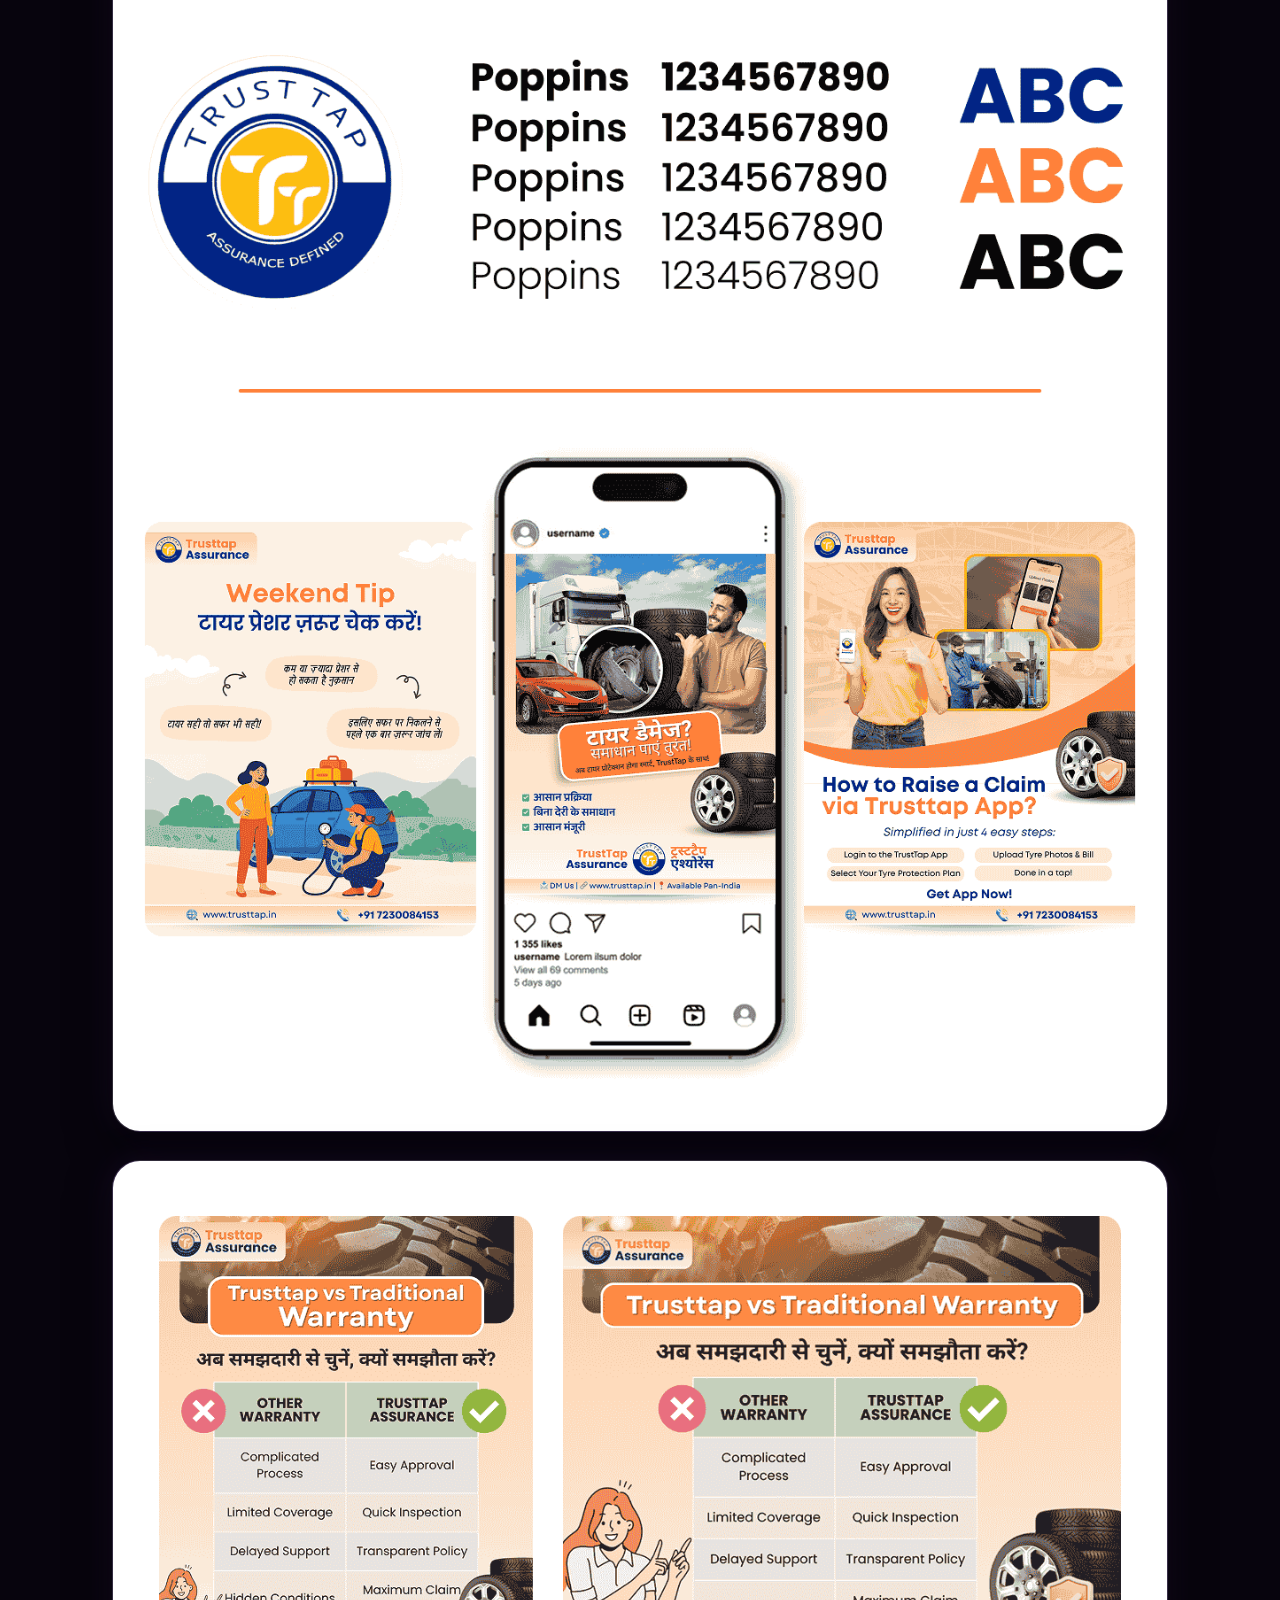
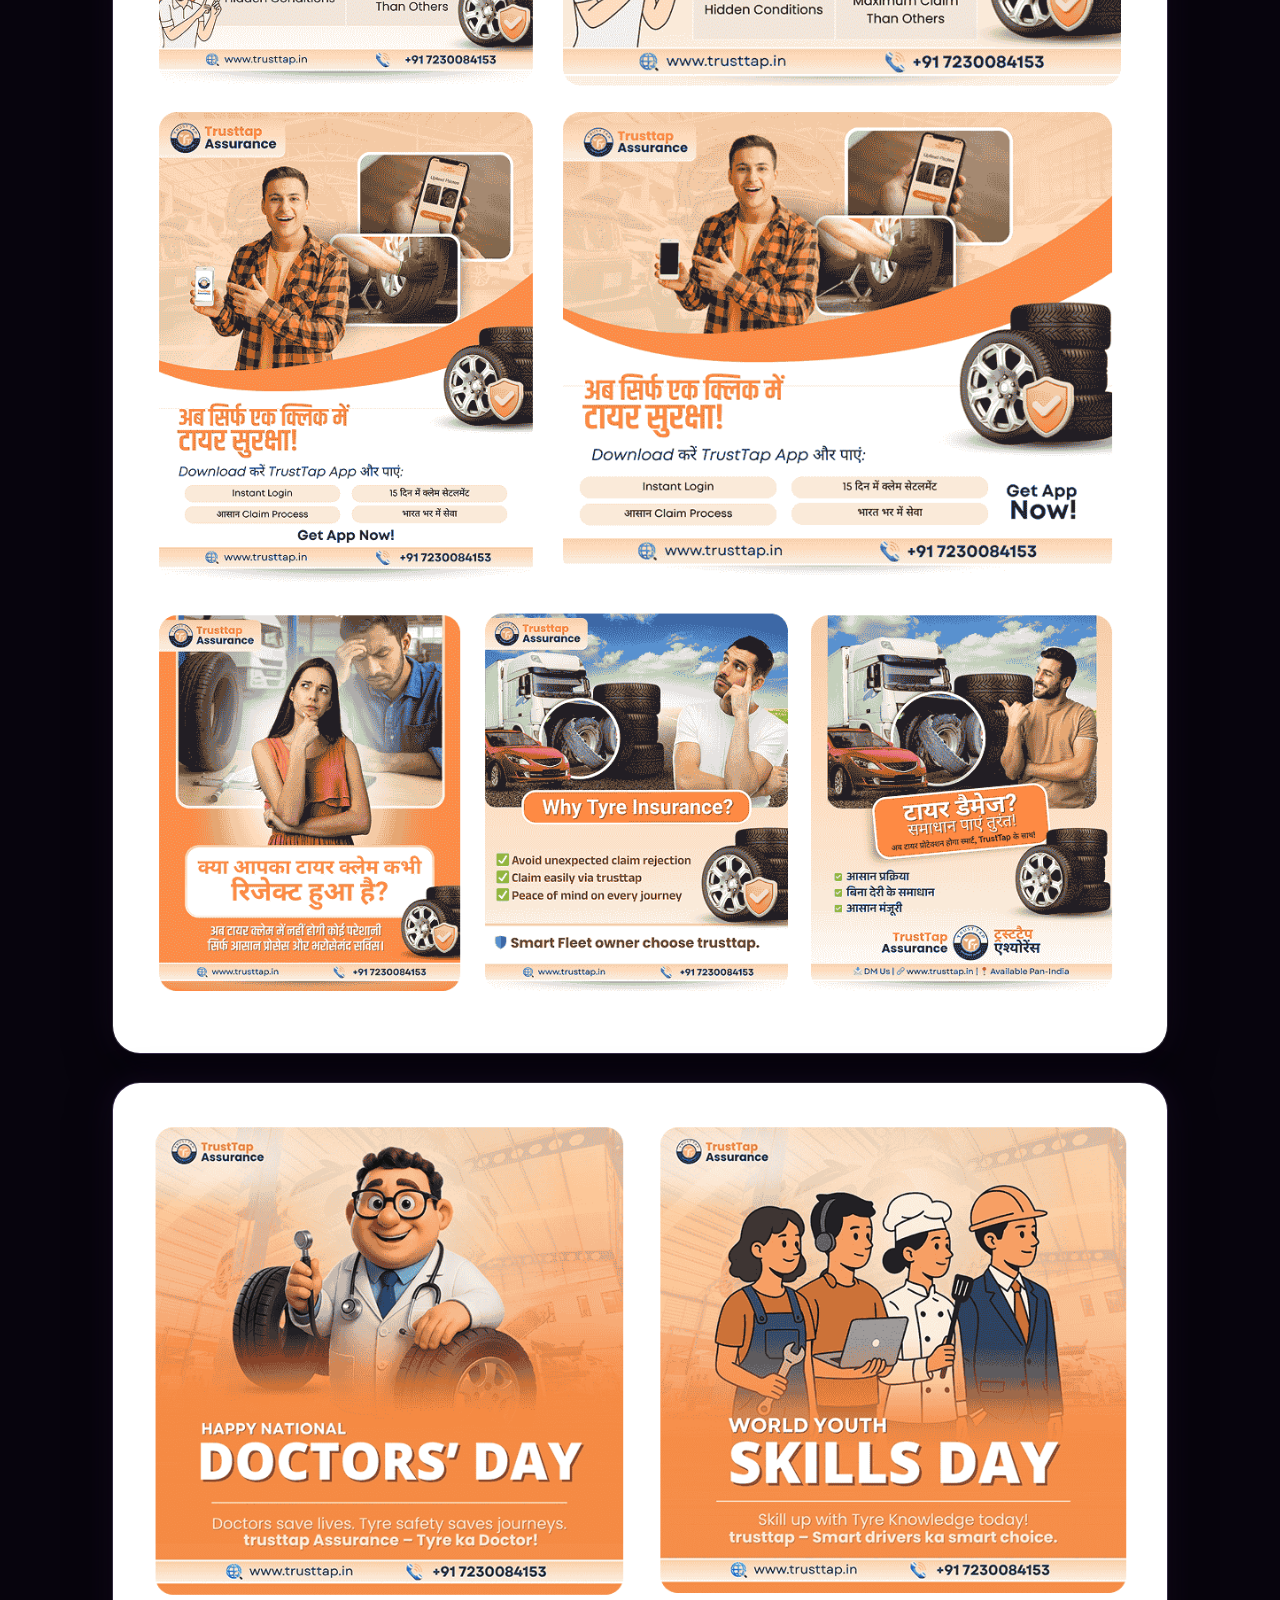
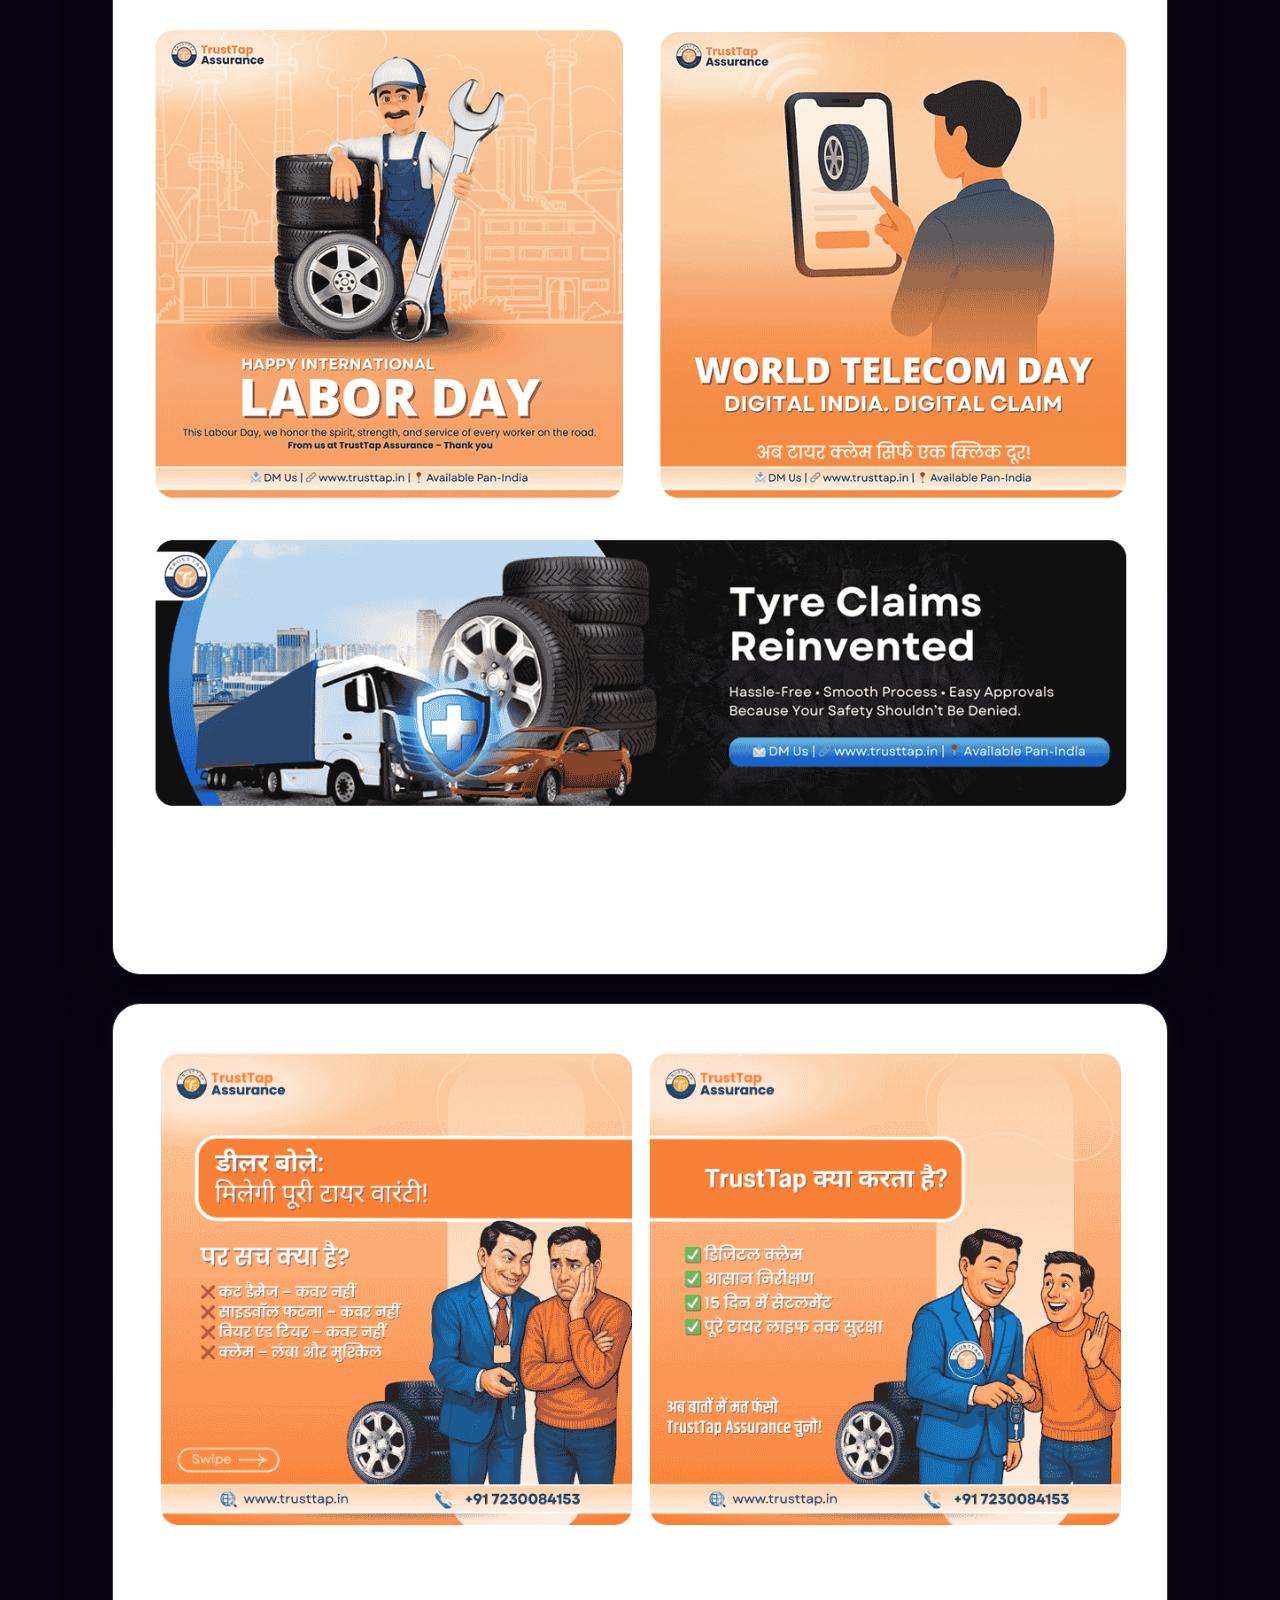
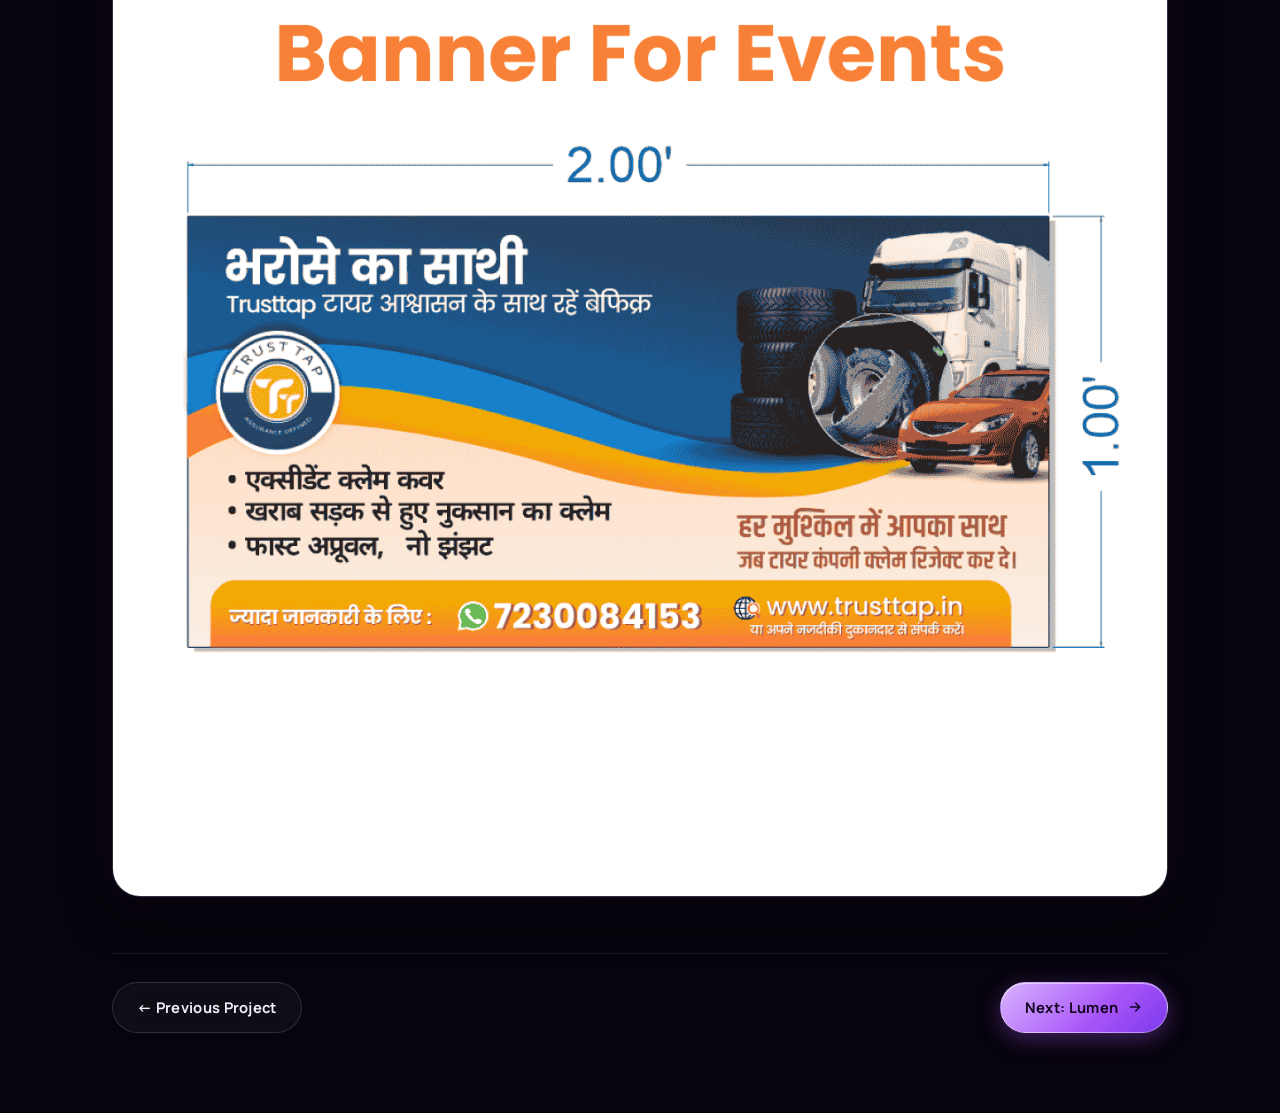
<file: project-trusttap.html>
<!DOCTYPE html>
<html lang="en">
<head>
  <meta charset="utf-8"/>
  <meta content="width=device-width, initial-scale=1.0" name="viewport"/>
  <title>Trusttap — Creative Kaushik</title>
  <meta content="Reliable tyre assurance solutions designed to provide protection, confidence, and peace of mind on every journey." name="description"/>
  <link href="https://fonts.googleapis.com" rel="preconnect"/>
  <link crossorigin="" href="https://fonts.gstatic.com" rel="preconnect"/>
  <link href="https://fonts.googleapis.com/css2?family=Unbounded:wght@300;400;600;700;800;900&amp;family=Manrope:wght@400;500;600;700;800&amp;family=JetBrains+Mono:wght@400;500;600;700&amp;display=swap" rel="stylesheet"/>
  <link href="style.css" rel="stylesheet"/>
</head>
<body class="project-detail-body">
  <div aria-hidden="true" class="ambient-wrapper">
    <div class="grain-overlay"></div>
    <div class="cursor-glow" id="cursorGlow"></div>
  </div>

  <div class="project-page-container">
    <!-- Top Navigation Bar -->
    <div class="project-page-topbar">
      <a class="project-back-btn mono" href="index.html#graphic-work">
        <svg height="16" viewbox="0 0 24 24" width="16"><path d="M19 12H5M12 19l-7-7 7-7" fill="none" stroke="currentColor" stroke-linecap="round" stroke-linejoin="round" stroke-width="2"></path></svg>
        Back to Portfolio
      </a>
      <a aria-label="Close project" class="project-close-btn" href="index.html#graphic-work">
        <svg height="18" viewbox="0 0 24 24" width="18"><path d="M6 6l12 12M18 6L6 18" fill="none" stroke="currentColor" stroke-linecap="round" stroke-width="2.2"></path></svg>
      </a>
    </div>

    <!-- Project Header Panel (Flush aligned with cards below) -->
    <header class="project-header-panel glass-purple">
      <span class="case-tag mono">SOCIAL POST</span>
      <h1 class="case-title">Trusttap</h1>
      
      <div class="case-meta-grid">
        <div class="case-meta-col">
          <p class="case-label mono">ROLE</p>
          <p class="case-role">Design</p>
          <p class="case-label mono">DELIVERABLES</p>
          <ul class="case-deliverables">
            <li>Instagram Grid Templates</li>
            <li>Story Templates</li>
            <li>Highlight Covers</li>
          </ul>
        </div>
        <div class="case-meta-col">
          <p class="case-label mono">ABOUT</p>
          <p class="case-description">Reliable tyre assurance solutions designed to provide protection, confidence, and peace of mind on every journey.</p>
        </div>
      </div>

      <div class="case-banner mono">INSTAGRAM KIT</div>
    </header>

    <!-- Stacked Image Cards: 1st Card is 16:9 Thumbnail, Remaining Cards are A4 (210/297) -->
    <main class="project-cards-stack">
      <!-- Thumbnail (16:9) -->
      <div class="project-image-card card-thumbnail">
        <img alt="Trusttap Thumbnail (16:9)" loading="lazy" src="Assets/Trustap/Frame 46.png" onerror="this.onerror=null; this.src='https://images.unsplash.com/photo-1618005182384-a83a8bd57fbe?w=1200&auto=format&fit=crop&q=80';"/>
      </div>
      <!-- A4 Showcase 1 -->
      <div class="project-image-card card-a4">
        <img alt="Trusttap A4 Showcase 1" loading="lazy" src="Assets/Trustap/Frame 47.png" onerror="this.onerror=null; this.src='https://images.unsplash.com/photo-1618005182384-a83a8bd57fbe?w=1200&auto=format&fit=crop&q=80';"/>
      </div>
      <!-- A4 Showcase 2 -->
      <div class="project-image-card card-a4">
        <img alt="Trusttap A4 Showcase 2" loading="lazy" src="Assets/Trustap/Frame 48.png" onerror="this.onerror=null; this.src='https://images.unsplash.com/photo-1618005182384-a83a8bd57fbe?w=1200&auto=format&fit=crop&q=80';"/>
      </div>
      <!-- A4 Showcase 3 -->
      <div class="project-image-card card-a4">
        <img alt="Trusttap A4 Showcase 3" loading="lazy" src="Assets/Trustap/Frame 49.png" onerror="this.onerror=null; this.src='https://images.unsplash.com/photo-1618005182384-a83a8bd57fbe?w=1200&auto=format&fit=crop&q=80';"/>
      </div>
      <!-- A4 Showcase 4 -->
      <div class="project-image-card card-a4">
        <img alt="Trusttap A4 Showcase 4" loading="lazy" src="Assets/Trustap/Frame 50.png" onerror="this.onerror=null; this.src='https://images.unsplash.com/photo-1618005182384-a83a8bd57fbe?w=1200&auto=format&fit=crop&q=80';"/>
      </div>
    </main>

    <!-- Pagination Footer -->
    <nav aria-label="Project pagination" class="project-nav-footer mono">
      <a class="btn btn-secondary" href="project-gadgetrea.html">← Previous Project</a>
      <a class="btn btn-primary" href="project-lumen.html">
        <span>Next: Lumen</span>
        <svg class="btn-arrow" height="16" viewbox="0 0 24 24" width="16"><path d="M5 12h14M13 6l6 6-6 6" fill="none" stroke="currentColor" stroke-linecap="round" stroke-linejoin="round" stroke-width="2"></path></svg>
      </a>
    </nav>
  </div>

  <script src="script.js"></script>
</body>
</html>
</file>
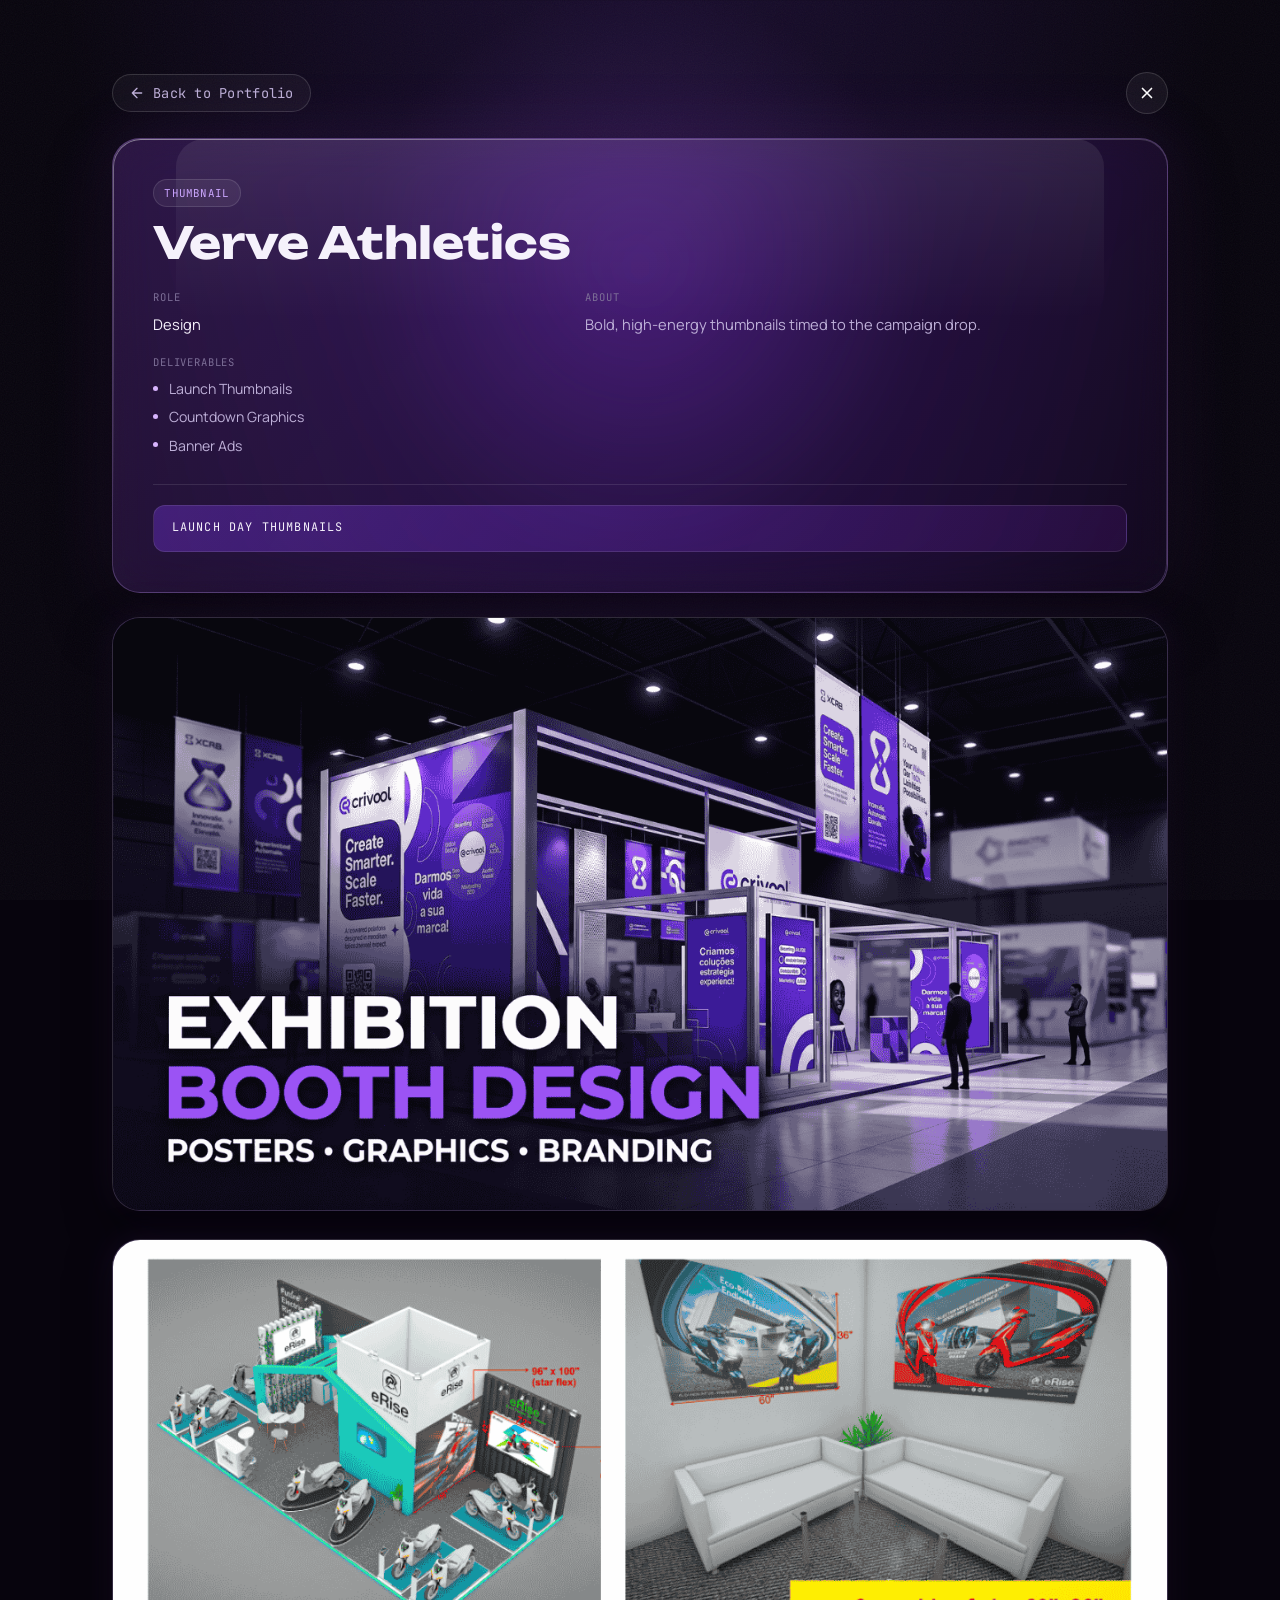
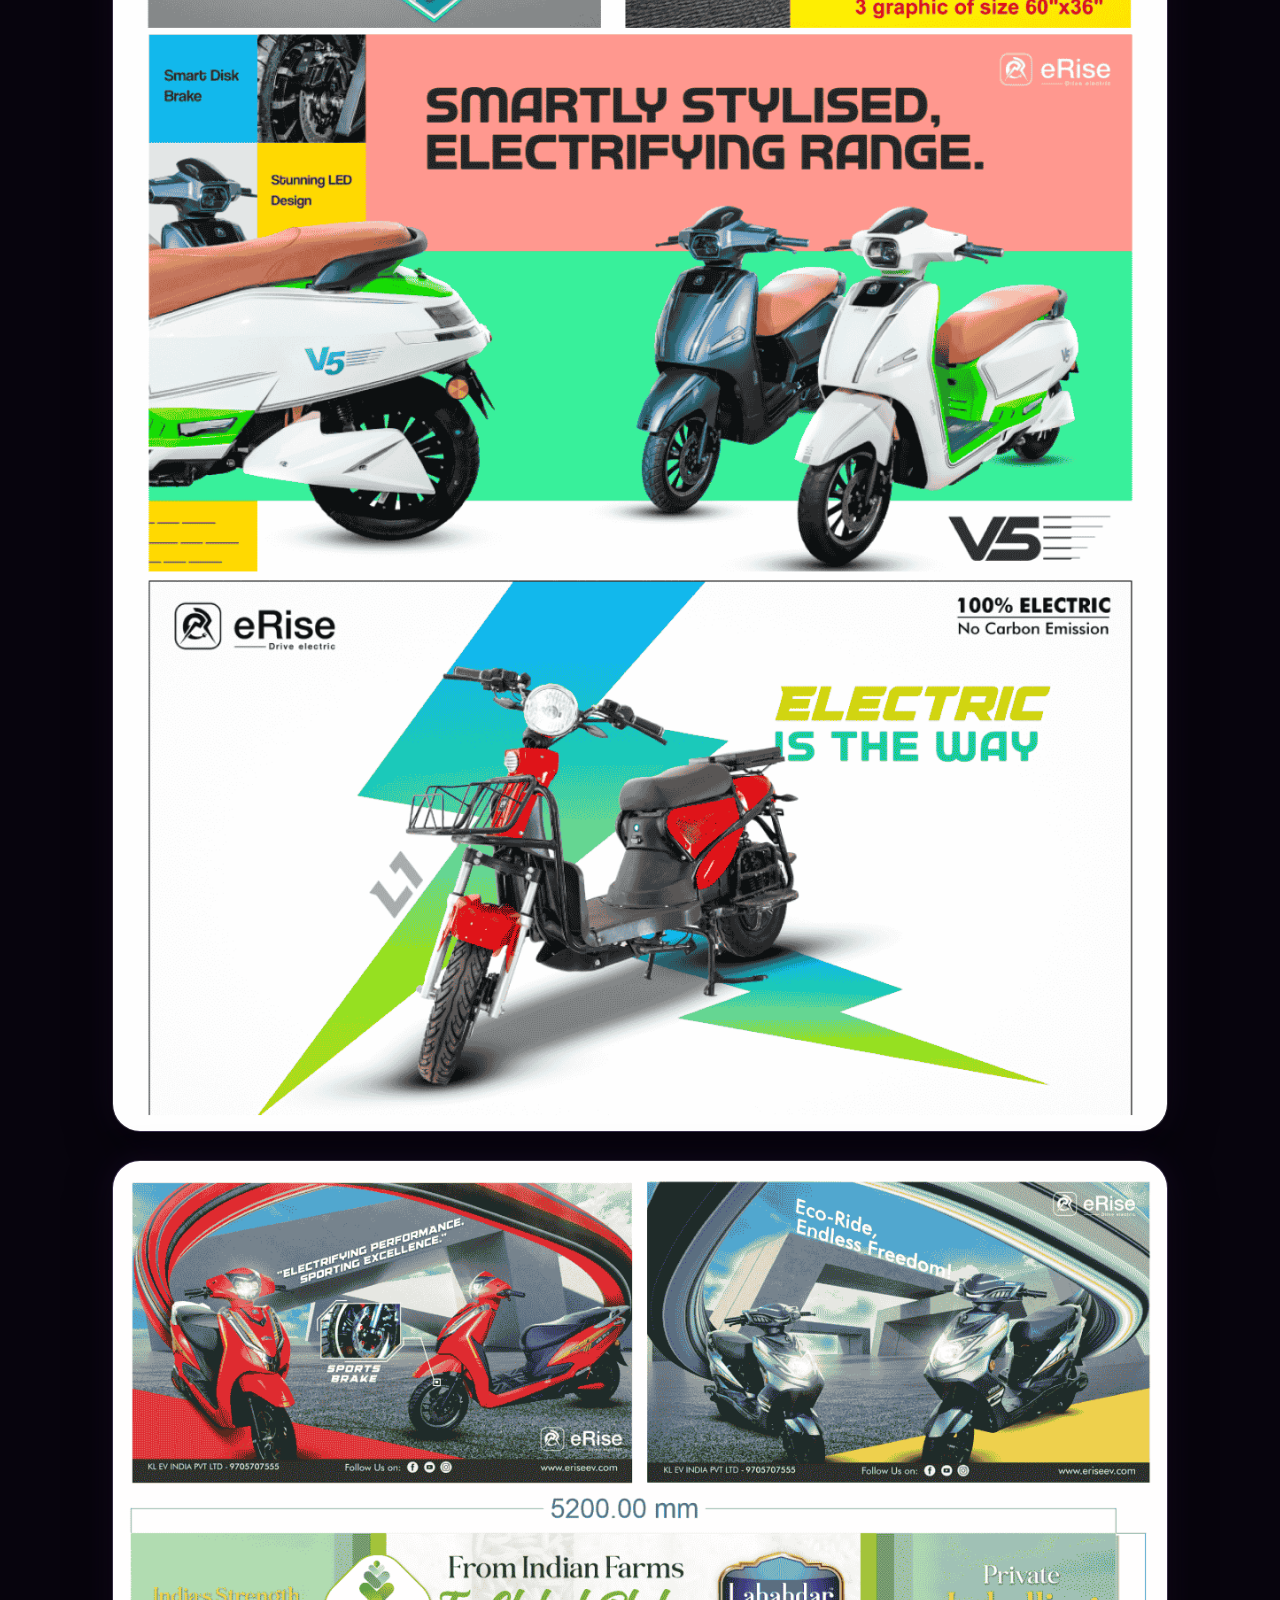
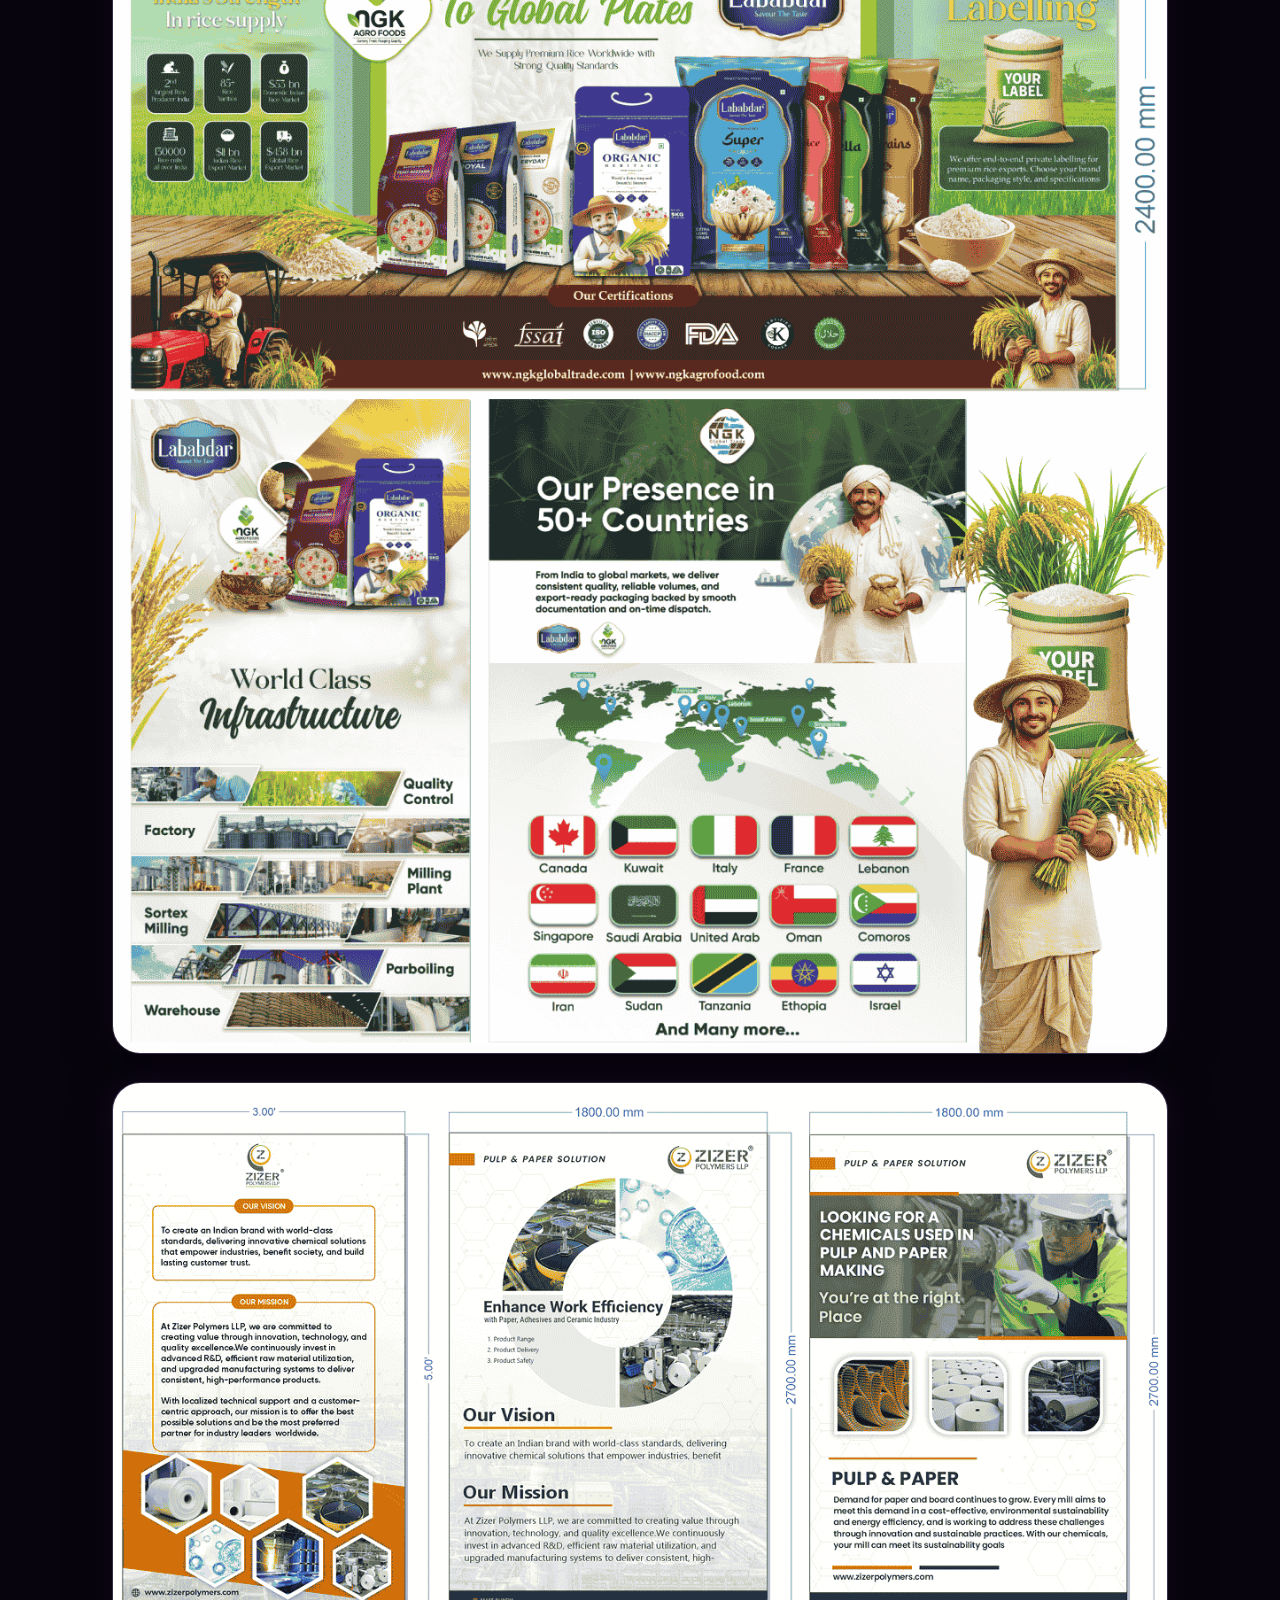
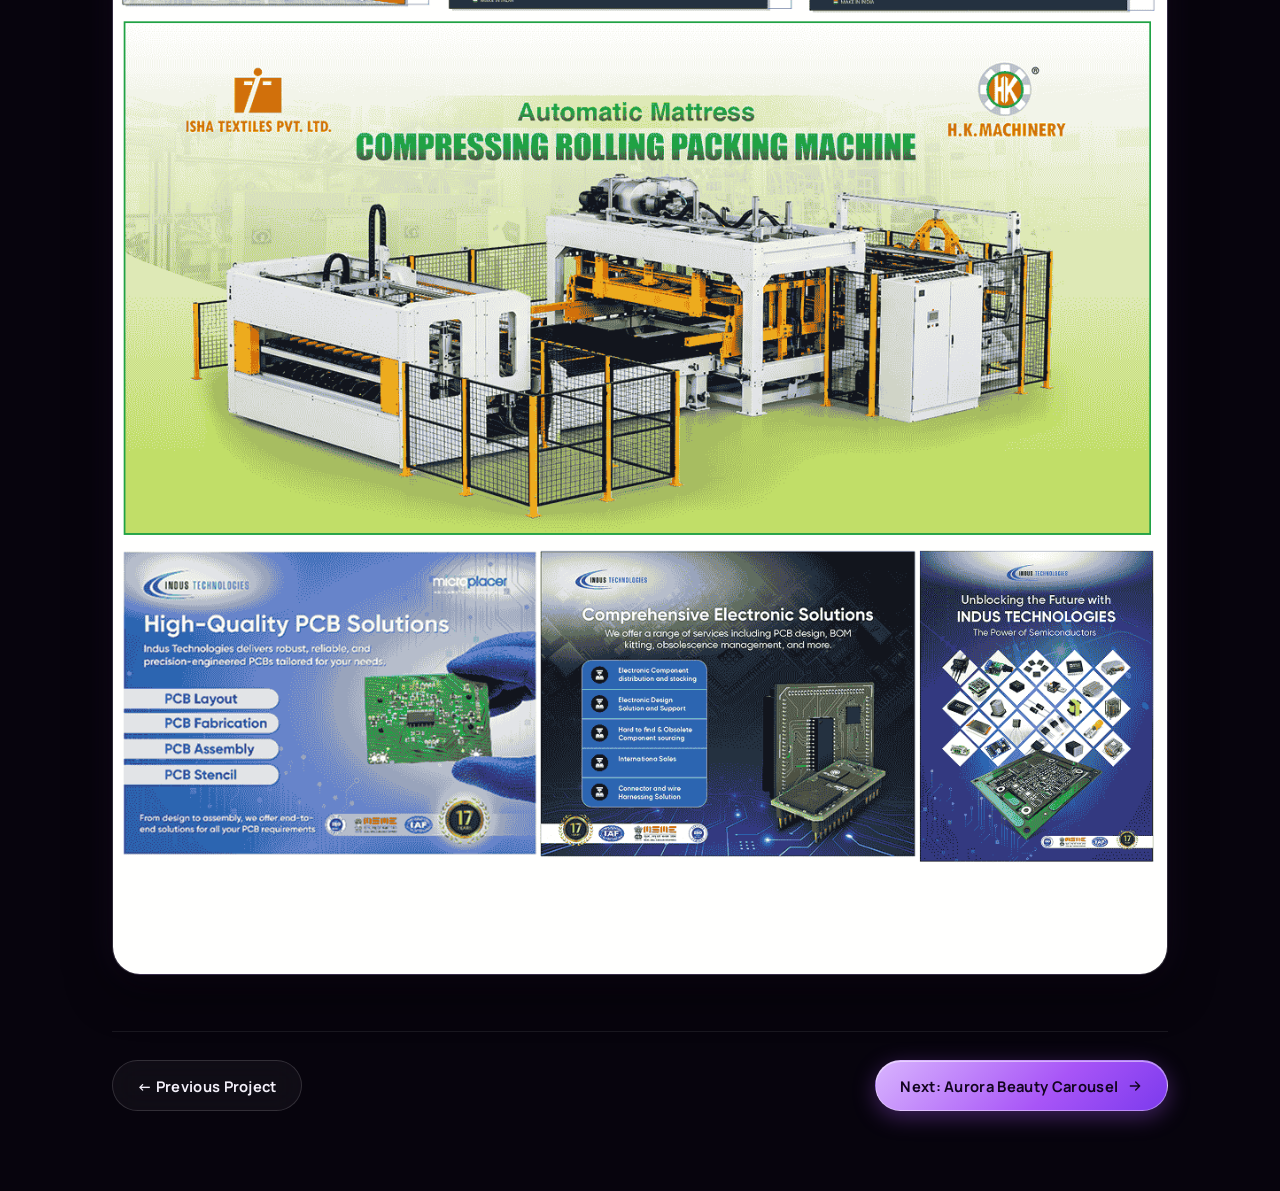
<file: project-verve-athletics.html>
<!DOCTYPE html>
<html lang="en">
<head>
  <meta charset="utf-8"/>
  <meta content="width=device-width, initial-scale=1.0" name="viewport"/>
  <title>Verve Athletics — Creative Kaushik</title>
  <meta content="Bold, high-energy thumbnails timed to the campaign drop." name="description"/>
  <link href="https://fonts.googleapis.com" rel="preconnect"/>
  <link crossorigin="" href="https://fonts.gstatic.com" rel="preconnect"/>
  <link href="https://fonts.googleapis.com/css2?family=Unbounded:wght@300;400;600;700;800;900&amp;family=Manrope:wght@400;500;600;700;800&amp;family=JetBrains+Mono:wght@400;500;600;700&amp;display=swap" rel="stylesheet"/>
  <link href="style.css" rel="stylesheet"/>
</head>
<body class="project-detail-body">
  <div aria-hidden="true" class="ambient-wrapper">
    <div class="grain-overlay"></div>
    <div class="cursor-glow" id="cursorGlow"></div>
  </div>

  <div class="project-page-container">
    <!-- Top Navigation Bar -->
    <div class="project-page-topbar">
      <a class="project-back-btn mono" href="index.html#graphic-work">
        <svg height="16" viewbox="0 0 24 24" width="16"><path d="M19 12H5M12 19l-7-7 7-7" fill="none" stroke="currentColor" stroke-linecap="round" stroke-linejoin="round" stroke-width="2"></path></svg>
        Back to Portfolio
      </a>
      <a aria-label="Close project" class="project-close-btn" href="index.html#graphic-work">
        <svg height="18" viewbox="0 0 24 24" width="18"><path d="M6 6l12 12M18 6L6 18" fill="none" stroke="currentColor" stroke-linecap="round" stroke-width="2.2"></path></svg>
      </a>
    </div>

    <!-- Project Header Panel (Flush aligned with cards below) -->
    <header class="project-header-panel glass-purple">
      <span class="case-tag mono">THUMBNAIL</span>
      <h1 class="case-title">Verve Athletics</h1>
      
      <div class="case-meta-grid">
        <div class="case-meta-col">
          <p class="case-label mono">ROLE</p>
          <p class="case-role">Design</p>
          <p class="case-label mono">DELIVERABLES</p>
          <ul class="case-deliverables">
            <li>Launch Thumbnails</li>
            <li>Countdown Graphics</li>
            <li>Banner Ads</li>
          </ul>
        </div>
        <div class="case-meta-col">
          <p class="case-label mono">ABOUT</p>
          <p class="case-description">Bold, high-energy thumbnails timed to the campaign drop.</p>
        </div>
      </div>

      <div class="case-banner mono">LAUNCH DAY THUMBNAILS</div>
    </header>

    <!-- Stacked Image Cards: 1st Card is 16:9 Thumbnail, Remaining Cards are A4 (210/297) -->
    <main class="project-cards-stack">
      <!-- Thumbnail (16:9) -->
      <div class="project-image-card card-thumbnail">
        <img alt="Verve Athletics Thumbnail (16:9)" loading="lazy" src="Assets\Erise\thumb.png"/>
      </div>
      <!-- A4 Showcase 1 -->
      <div class="project-image-card card-a4">
        <img alt="Verve Athletics A4 Showcase 1" loading="lazy" src="Assets\Erise\Frame 98.png"/>
      </div>
      <!-- A4 Showcase 2 -->
      <div class="project-image-card card-a4">
        <img alt="Verve Athletics A4 Showcase 2" loading="lazy" src="Assets\Erise\Frame 99.png"/>
      </div>
      <!-- A4 Showcase 3 -->
      <div class="project-image-card card-a4">
        <img alt="Verve Athletics A4 Showcase 3" loading="lazy" src="Assets\Erise\Frame 100.png"/>
      </div>
    </main>

    <!-- Pagination Footer -->
    <nav aria-label="Project pagination" class="project-nav-footer mono">
      <a class="btn btn-secondary" href="project-aurora-beauty.html">← Previous Project</a>
      <a class="btn btn-primary" href="project-aurora-carousel.html">
        <span>Next: Aurora Beauty Carousel</span>
        <svg class="btn-arrow" height="16" viewbox="0 0 24 24" width="16"><path d="M5 12h14M13 6l6 6-6 6" fill="none" stroke="currentColor" stroke-linecap="round" stroke-linejoin="round" stroke-width="2"></path></svg>
      </a>
    </nav>
  </div>

  <script src="script.js"></script>
</body>
</html>
</file>
<file: style.css>
/* =========================================================
   CREATIVE KAUSHIK — VIDEO EDITOR & COLORIST PORTFOLIO
   style.css
   ========================================================= */

/* ---------- 1. RESET & BASE ---------- */
*, *::before, *::after {
  box-sizing: border-box;
}

html {
  scroll-behavior: smooth;
  width: 100%;
  max-width: 100%;
  overflow-x: clip;
  overflow-y: scroll;
  overscroll-behavior-x: none;
}

body {
  width: 100%;
  max-width: 100%;
  overflow-x: clip;
  overscroll-behavior-x: none;
  position: relative;
}

body, h1, h2, h3, h4, p, figure, blockquote {
  margin: 0;
}

ul, ol {
  list-style: none;
  margin: 0;
  padding: 0;
}

a {
  color: inherit;
  text-decoration: none;
}

button {
  font: inherit;
  color: inherit;
  background: none;
  border: none;
  cursor: pointer;
}

img, svg {
  display: block;
  max-width: 100%;
}

input, textarea, select {
  font: inherit;
}

/* ---------- 2. DESIGN TOKENS ---------- */
:root {
  --c-void: #07040d;
  --c-bg: #0b0713;
  --c-bg-alt: #100a1e;
  --c-purple-950: #180a2e;
  --c-purple-800: #3a1370;
  --c-purple-600: #7c3aed;
  --c-neon: #a855f7;
  --c-neon-soft: #c9a3ff;
  --c-neon-bright: #d8b4fe;
  --c-red: #ff4d6d;
  --c-text: #f5f1fb;
  --c-text-soft: #beb0d8;
  --c-text-mute: #7d6f97;

  --c-glass-bg: linear-gradient(135deg, rgba(255,255,255,0.09), rgba(255,255,255,0.015));
  --c-glass-purple-bg: linear-gradient(135deg, rgba(168,85,247,0.20), rgba(88,28,135,0.10));
  --c-glass-border: rgba(255,255,255,0.14);
  --c-glass-border-purple: rgba(200,163,255,0.28);

  --shadow-glass: inset 0 1px 0 rgba(255,255,255,0.16), 0 10px 34px rgba(0,0,0,0.5), 0 0 46px rgba(168,85,247,0.10);
  --shadow-glass-lg: inset 0 1px 0 rgba(255,255,255,0.18), 0 24px 60px rgba(0,0,0,0.55), 0 0 70px rgba(168,85,247,0.14);
  --shadow-glow: 0 0 0 1px rgba(168,85,247,0.35), 0 0 26px rgba(168,85,247,0.45);

  --font-display: 'Unbounded', sans-serif;
  --font-body: 'Manrope', sans-serif;
  --font-mono: 'JetBrains Mono', monospace;

  --container-max: 1280px;
  --pad-inline: clamp(1.25rem, 5vw, 4rem);
  --space-section: clamp(4rem, 8vw, 7.5rem);
  --space-lg: clamp(2rem, 4vw, 3.5rem);
  --space-md: clamp(1.25rem, 2.4vw, 2rem);

  --radius-lg: 28px;
  --radius-md: 18px;
  --radius-sm: 12px;
  --radius-pill: 999px;

  --ease-out: cubic-bezier(.16,.84,.44,1);
  --ease-soft: cubic-bezier(.4,.0,.2,1);
}

html, body {
  background: var(--c-bg);
}

body {
  font-family: var(--font-body);
  color: var(--c-text);
  background:
    radial-gradient(ellipse 80% 50% at 50% -10%, rgba(124,58,237,0.20), transparent 60%),
    var(--c-void);
  line-height: 1.5;
  overflow-x: clip;
  min-height: 100vh;
}

.mono {
  font-family: var(--font-mono);
  letter-spacing: 0.02em;
}

.container {
  max-width: var(--container-max);
  margin-inline: auto;
  padding-inline: var(--pad-inline);
}

.skip-link {
  position: absolute;
  left: -999px;
  top: 0;
  z-index: 999;
  background: var(--c-neon);
  color: #10041f;
  padding: .75rem 1.25rem;
  border-radius: var(--radius-sm);
  font-weight: 700;
}

.skip-link:focus {
  left: 1rem;
  top: 1rem;
}

/* ---------- 3. UTILITIES ---------- */
.eyebrow {
  font-size: 0.75rem;
  text-transform: uppercase;
  color: var(--c-neon-soft);
  display: flex;
  align-items: center;
  gap: .5rem;
  margin-bottom: .85rem;
}

.section-title {
  font-family: var(--font-display);
  font-weight: 700;
  font-size: clamp(1.8rem, 4vw, 3rem);
  line-height: 1.12;
  letter-spacing: -0.01em;
}

.dot-sep {
  color: var(--c-neon);
  opacity: .7;
}

.rec-dot {
  width: 7px;
  height: 7px;
  border-radius: 50%;
  background: var(--c-red);
  box-shadow: 0 0 8px rgba(255,77,109,0.9);
  display: inline-block;
  animation: pulseRec 1.6s ease-in-out infinite;
}

.glass, .glass-purple {
  position: relative;
  border-radius: var(--radius-md);
  border: 1px solid var(--c-glass-border);
  backdrop-filter: blur(22px) saturate(160%);
  -webkit-backdrop-filter: blur(22px) saturate(160%);
  background: var(--c-glass-bg);
  box-shadow: var(--shadow-glass);
  isolation: isolate;
}

.glass-purple {
  background: var(--c-glass-purple-bg);
  border-color: var(--c-glass-border-purple);
  box-shadow: var(--shadow-glass-lg);
}

.glass::before, .glass-purple::before {
  content: "";
  position: absolute;
  inset: 0;
  border-radius: inherit;
  padding: 1px;
  background: linear-gradient(150deg, rgba(255,255,255,0.55), rgba(255,255,255,0) 35%, rgba(255,255,255,0) 70%, rgba(200,163,255,0.35));
  -webkit-mask: linear-gradient(#000 0 0) content-box, linear-gradient(#000 0 0);
  -webkit-mask-composite: xor;
  mask-composite: exclude;
  pointer-events: none;
  opacity: .7;
  z-index: 1;
}

.glass::after, .glass-purple::after {
  content: "";
  position: absolute;
  left: 6%;
  right: 6%;
  top: 0;
  height: 40%;
  background: linear-gradient(180deg, rgba(255,255,255,0.16), rgba(255,255,255,0));
  border-radius: inherit;
  pointer-events: none;
  opacity: .5;
  z-index: 1;
}

.btn {
  position: relative;
  display: inline-flex;
  align-items: center;
  gap: .55rem;
  padding: 0.85rem 1.5rem;
  font-family: var(--font-body);
  font-weight: 700;
  font-size: 0.92rem;
  border-radius: var(--radius-pill);
  transition: transform .3s var(--ease-out), box-shadow .3s var(--ease-out), background .3s var(--ease-out), border-color .3s var(--ease-out);
  white-space: nowrap;
}

.btn .btn-arrow, .btn .btn-icon {
  transition: transform .3s var(--ease-out);
}

.btn-primary {
  color: #12041f;
  background: linear-gradient(135deg, var(--c-neon-bright), var(--c-neon) 60%, var(--c-purple-600));
  border: 1px solid rgba(255,255,255,0.35);
  box-shadow: 0 6px 22px rgba(168,85,247,0.35), inset 0 1px 0 rgba(255,255,255,0.5);
}

.btn-primary:hover {
  transform: translateY(-2px);
  box-shadow: 0 10px 30px rgba(168,85,247,0.5), inset 0 1px 0 rgba(255,255,255,0.6);
}

.btn-primary:hover .btn-arrow {
  transform: translateX(4px);
}

.btn-primary:hover .btn-icon {
  transform: scale(1.12);
}

.btn-primary:active {
  transform: translateY(0);
}

.btn-secondary {
  color: var(--c-text);
  background: rgba(255,255,255,0.04);
  border: 1px solid var(--c-glass-border);
  backdrop-filter: blur(14px);
  -webkit-backdrop-filter: blur(14px);
}

.btn-secondary:hover {
  transform: translateY(-2px);
  background: rgba(168,85,247,0.12);
  border-color: rgba(200,163,255,0.45);
  box-shadow: 0 8px 24px rgba(168,85,247,0.22);
}

.btn-secondary:hover .btn-arrow {
  transform: translateX(4px);
}

.btn-secondary:active {
  transform: translateY(0);
}

.btn:focus-visible {
  outline: 2px solid var(--c-neon-bright);
  outline-offset: 3px;
}

.chip {
  display: inline-flex;
  align-items: center;
  padding: .55rem 1rem;
  border-radius: var(--radius-pill);
  background: rgba(255,255,255,0.05);
  border: 1px solid var(--c-glass-border);
  font-size: 0.82rem;
  color: var(--c-text-soft);
  transition: background .3s var(--ease-out), border-color .3s var(--ease-out), transform .3s var(--ease-out);
}

.chip:hover {
  background: rgba(168,85,247,0.14);
  border-color: rgba(200,163,255,0.4);
  transform: translateY(-2px);
  color: var(--c-text);
}

/* ---------- 4. PAGE LOADER ---------- */
.page-loader {
  position: fixed;
  inset: 0;
  z-index: 9999;
  display: flex;
  flex-direction: column;
  align-items: center;
  justify-content: center;
  gap: 1.5rem;
  background: var(--c-void);
  transition: opacity .6s var(--ease-out), visibility 0s linear .6s;
}

.page-loader.is-hidden {
  opacity: 0;
  visibility: hidden;
  pointer-events: none;
}

.loader-box {
  position: relative;
  z-index: 1;
  width: 128px;
  height: 156px;
  display: flex;
  align-items: center;
  justify-content: center;
  border-radius: var(--radius-md);
}

.loader-count {
  font-size: 3.2rem;
  font-weight: 700;
  background: linear-gradient(160deg, #fff, var(--c-neon-bright) 70%);
  -webkit-background-clip: text;
  background-clip: text;
  color: transparent;
}

.loader-label {
  font-size: .68rem;
  letter-spacing: .18em;
  color: var(--c-text-mute);
}

.loader-float {
  position: absolute;
  border-radius: 6px;
  background: linear-gradient(160deg, rgba(168,85,247,0.28), rgba(20,10,35,0.6));
  border: 1px solid rgba(255,255,255,0.08);
  opacity: .7;
}

.lf-a {
  width: 46px;
  height: 30px;
  top: 38%;
  left: 32%;
  animation: loaderFloat 4.5s ease-in-out infinite;
}

.lf-b {
  width: 34px;
  height: 24px;
  top: 46%;
  left: 26%;
  animation: loaderFloat 5.5s ease-in-out infinite .4s;
}

.lf-c {
  width: 30px;
  height: 20px;
  top: 58%;
  right: 28%;
  animation: loaderFloat 5s ease-in-out infinite .8s;
}

/* ---------- 5. AMBIENT LAYERS ---------- */
.ambient-wrapper {
  position: fixed;
  inset: 0;
  width: 100vw;
  height: 100vh;
  overflow: hidden;
  pointer-events: none;
  z-index: 0;
}

.grain-overlay {
  position: absolute;
  inset: 0;
  z-index: 999;
  pointer-events: none;
  opacity: 0.05;
  mix-blend-mode: overlay;
  background-image: url("data:image/svg+xml,%3Csvg xmlns='http://www.w3.org/2000/svg' width='140' height='140'%3E%3Cfilter id='n'%3E%3CfeTurbulence type='fractalNoise' baseFrequency='0.9' numOctaves='2' stitchTiles='stitch'/%3E%3C/filter%3E%3Crect width='100%25' height='100%25' filter='url(%23n)'/%3E%3C/svg%3E");
}

.cursor-glow {
  position: absolute;
  top: 0;
  left: 0;
  z-index: 0;
  pointer-events: none;
  width: 620px;
  height: 620px;
  border-radius: 50%;
  background: radial-gradient(circle, rgba(168,85,247,0.18), transparent 65%);
  transform: translate(calc(var(--mx, 50vw) - 50%), calc(var(--my, 30vh) - 50%));
  transition: opacity .4s ease;
  opacity: 0;
}

@media (hover: hover) and (pointer: fine) {
  .cursor-glow {
    opacity: 1;
  }
}

/* ---------- 6. NAVBAR ---------- */
.navbar {
  position: fixed;
  top: 0;
  left: 0;
  right: 0;
  z-index: 100;
  padding: 1rem clamp(0.75rem, 3vw, 1.5rem) 0;
  transition: padding 0.4s var(--ease-out);
}

.navbar-inner {
  max-width: var(--container-max);
  margin-inline: auto;
  display: flex;
  align-items: center;
  justify-content: space-between;
  gap: clamp(1rem, 2vw, 2rem);
  padding: 0.6rem 0.8rem 0.6rem 1.3rem;
  border-radius: var(--radius-pill);
  background: rgba(15, 9, 26, 0.45);
  border: 1px solid var(--c-glass-border);
  backdrop-filter: blur(20px) saturate(160%);
  -webkit-backdrop-filter: blur(20px) saturate(160%);
  transition: background .4s var(--ease-out), box-shadow .4s var(--ease-out), border-color .4s var(--ease-out), transform .4s var(--ease-out);
}

.navbar.is-scrolled .navbar-inner {
  background: rgba(12, 7, 22, 0.82);
  border-color: rgba(200, 163, 255, 0.22);
  box-shadow: 0 12px 36px rgba(0, 0, 0, 0.6), 0 0 28px rgba(168, 85, 247, 0.15);
}

.nav-brand {
  display: flex;
  align-items: center;
  gap: .55rem;
  font-family: var(--font-display);
  font-weight: 700;
  letter-spacing: .02em;
  font-size: .92rem;
  white-space: nowrap;
  flex-shrink: 0;
}

.brand-mark {
  color: var(--c-neon-bright);
  display: inline-flex;
  transition: transform .3s var(--ease-out);
}

.nav-brand:hover .brand-mark {
  transform: scale(1.1) rotate(-4deg);
}

.brand-accent {
  color: var(--c-neon);
}

.nav-links {
  display: flex;
  align-items: center;
  gap: clamp(0.9rem, 1.8vw, 1.6rem);
  margin-inline: auto;
}

.nav-links a {
  font-size: .84rem;
  font-weight: 600;
  color: var(--c-text-soft);
  display: inline-block;
  white-space: nowrap;
  position: relative;
  padding: .35rem .25rem;
  transition: color .25s ease, transform .25s ease;
}

.nav-links a::after {
  content: "";
  position: absolute;
  bottom: 0;
  left: 50%;
  width: 0;
  height: 2px;
  background: linear-gradient(90deg, var(--c-neon), var(--c-neon-bright));
  border-radius: 2px;
  transition: width .3s var(--ease-out), left .3s var(--ease-out), opacity .3s ease;
  opacity: 0;
}

.nav-links a:hover {
  color: var(--c-text);
  transform: translateY(-1px);
}

.nav-links a:hover::after,
.nav-links a.is-active::after {
  width: 100%;
  left: 0;
  opacity: 1;
}

.nav-links a.is-active {
  color: var(--c-text);
  font-weight: 700;
}

.nav-meta {
  display: flex;
  align-items: center;
  gap: .45rem;
  font-size: .74rem;
  color: var(--c-text-mute);
  white-space: nowrap;
  flex-shrink: 0;
}

.nav-timecode {
  color: var(--c-neon-soft);
  min-width: 5.6em;
  display: inline-block;
}

.nav-cta {
  flex-shrink: 0;
}

.nav-toggle {
  display: none;
  position: relative;
  width: 44px;
  height: 44px;
  align-items: center;
  justify-content: center;
  border-radius: 50%;
  background: rgba(255, 255, 255, 0.05);
  border: 1px solid var(--c-glass-border);
  cursor: pointer;
  flex-shrink: 0;
  transition: background 0.3s ease, border-color 0.3s ease, transform 0.3s var(--ease-out);
}

.nav-toggle:hover {
  background: rgba(168, 85, 247, 0.15);
  border-color: rgba(200, 163, 255, 0.4);
  transform: scale(1.04);
}

.nav-toggle span {
  position: absolute;
  width: 20px;
  height: 2px;
  background: var(--c-text);
  border-radius: 2px;
  transition: transform 0.35s cubic-bezier(0.16, 1, 0.3, 1), opacity 0.25s ease, background 0.3s ease;
}

.nav-toggle span:nth-child(1) { transform: translateY(-6px); }
.nav-toggle span:nth-child(2) { transform: translateY(0); }
.nav-toggle span:nth-child(3) { transform: translateY(6px); }

.nav-toggle[aria-expanded="true"] span:nth-child(1) {
  transform: translateY(0) rotate(45deg);
  background: var(--c-neon-bright);
}
.nav-toggle[aria-expanded="true"] span:nth-child(2) {
  opacity: 0;
  transform: scaleX(0);
}
.nav-toggle[aria-expanded="true"] span:nth-child(3) {
  transform: translateY(0) rotate(-45deg);
  background: var(--c-neon-bright);
}

.nav-mobile {
  position: fixed;
  top: calc(1rem + 54px);
  left: clamp(0.75rem, 3vw, 1.5rem);
  right: clamp(0.75rem, 3vw, 1.5rem);
  max-width: 480px;
  margin: 0.5rem auto 0;
  padding: 1.5rem 1.25rem;
  border-radius: var(--radius-md);
  background: rgba(13, 8, 24, 0.96);
  border: 1px solid rgba(200, 163, 255, 0.25);
  backdrop-filter: blur(32px) saturate(190%);
  -webkit-backdrop-filter: blur(32px) saturate(190%);
  box-shadow: 0 24px 60px rgba(0, 0, 0, 0.8), 0 0 40px rgba(168, 85, 247, 0.22);
  display: flex;
  flex-direction: column;
  gap: 0.35rem;
  opacity: 0;
  visibility: hidden;
  transform: translateY(-14px) scale(0.97);
  transition: opacity 0.35s cubic-bezier(0.16, 1, 0.3, 1),
              transform 0.35s cubic-bezier(0.16, 1, 0.3, 1),
              visibility 0.35s linear;
  pointer-events: none;
  z-index: 105;
}

.nav-mobile a {
  padding: 0.8rem 1rem;
  font-weight: 600;
  font-size: 1rem;
  color: var(--c-text-soft);
  border-radius: var(--radius-sm);
  transition: background 0.2s ease, color 0.2s ease, transform 0.2s ease;
}

.nav-mobile a:hover {
  background: rgba(168, 85, 247, 0.14);
  color: #fff;
  transform: translateX(4px);
}

.nav-mobile .btn {
  margin-top: 0.75rem;
  justify-content: center;
}

.nav-mobile.is-open {
  opacity: 1;
  visibility: visible;
  transform: translateY(0) scale(1);
  pointer-events: auto;
}

/* ---------- 7. HERO ---------- */
.hero {
  position: relative;
  min-height: 100vh;
  display: flex;
  flex-direction: column;
  justify-content: center;
  padding-top: clamp(6rem, 14vh, 9rem);
  padding-bottom: 4rem;
  overflow: hidden;
}

.hero-bg {
  position: absolute;
  inset: 0;
  z-index: -1;
  overflow: hidden;
}

.blob {
  position: absolute;
  border-radius: 50%;
  filter: blur(90px);
  opacity: .55;
}

.blob-a {
  width: 46vw;
  height: 46vw;
  max-width: 620px;
  max-height: 620px;
  top: -14%;
  right: -8%;
  background: radial-gradient(circle, rgba(124,58,237,0.55), transparent 70%);
  animation: blobFloat 16s ease-in-out infinite;
}

.blob-b {
  width: 34vw;
  height: 34vw;
  max-width: 480px;
  max-height: 480px;
  bottom: -12%;
  left: -8%;
  background: radial-gradient(circle, rgba(168,85,247,0.4), transparent 70%);
  animation: blobFloat 20s ease-in-out infinite reverse;
}

.hero-grid-lines {
  position: absolute;
  inset: 0;
  background-image: linear-gradient(rgba(255,255,255,0.035) 1px, transparent 1px), linear-gradient(90deg, rgba(255,255,255,0.035) 1px, transparent 1px);
  background-size: 64px 64px;
  mask-image: radial-gradient(ellipse 70% 60% at 50% 30%, black, transparent 75%);
  -webkit-mask-image: radial-gradient(ellipse 70% 60% at 50% 30%, black, transparent 75%);
}

.frame-marks {
  position: absolute;
  inset: clamp(1rem,3vw,2.25rem);
  z-index: 1;
  pointer-events: none;
}

.fm {
  position: absolute;
  width: 22px;
  height: 22px;
  border-color: rgba(200,163,255,0.4);
  opacity: .8;
}

.fm-tl { top: 0; left: 0; border-top: 1.5px solid; border-left: 1.5px solid; }
.fm-tr { top: 0; right: 0; border-top: 1.5px solid; border-right: 1.5px solid; }
.fm-bl { bottom: 0; left: 0; border-bottom: 1.5px solid; border-left: 1.5px solid; }
.fm-br { bottom: 0; right: 0; border-bottom: 1.5px solid; border-right: 1.5px solid; }

.hero-inner {
  display: grid;
  grid-template-columns: minmax(0,1.05fr) minmax(0,0.95fr);
  align-items: center;
  gap: clamp(2rem, 5vw, 4rem);
  position: relative;
  z-index: 2;
}

.hero-title {
  font-family: var(--font-display);
  font-weight: 800;
  font-size: clamp(2.6rem, 6.4vw, 5rem);
  line-height: 1.02;
  letter-spacing: -0.02em;
  margin-bottom: 1.4rem;
}

.ht-line {
  display: block;
}

.ht-accent {
  background: linear-gradient(100deg, var(--c-neon-bright), var(--c-neon) 45%, var(--c-purple-600));
  -webkit-background-clip: text;
  background-clip: text;
  color: transparent;
}

.hero-sub {
  font-size: clamp(1rem, 1.3vw, 1.15rem);
  color: var(--c-text-soft);
  max-width: 42ch;
  margin-bottom: 2rem;
}

.hero-actions {
  display: flex;
  flex-wrap: wrap;
  gap: .9rem;
  margin-bottom: 2.4rem;
}

.hero-stats {
  display: flex;
  align-items: center;
  gap: .6rem;
  font-size: .78rem;
  color: var(--c-text-mute);
  flex-wrap: wrap;
}

.hero-visual {
  position: relative;
  height: clamp(360px, 46vw, 520px);
}

.glass-stage {
  position: absolute;
  inset: 0;
  perspective: 1400px;
  display: flex;
  align-items: center;
  justify-content: center;
}

.glass-object {
  position: relative;
  width: min(420px, 90%);
  transform-style: preserve-3d;
  transform: rotateX(8deg) rotateY(-14deg);
  animation: heroFloat 7s ease-in-out infinite;
  will-change: transform;
}

.timeline-panel {
  border-radius: var(--radius-md);
  padding: 1.1rem 1.2rem;
}

.panel-back {
  position: absolute;
  width: 88%;
  height: 120px;
  left: 6%;
  top: -34px;
  transform: translateZ(-70px) rotateZ(-3deg);
  opacity: .55;
}

.mini-track {
  height: 10px;
  border-radius: 6px;
  background: rgba(255,255,255,0.08);
  margin-bottom: 10px;
}

.mini-track:last-child {
  width: 70%;
}

.panel-main {
  position: relative;
  transform: translateZ(10px);
  width: 100%;
}

.panel-label {
  font-size: .66rem;
  color: var(--c-neon-soft);
  margin-bottom: .9rem;
}

.clip-track {
  display: flex;
  gap: 6px;
  height: 34px;
  margin-bottom: 1rem;
}

.clip {
  border-radius: 6px;
  background: linear-gradient(160deg, rgba(168,85,247,0.55), rgba(88,28,135,0.55));
  border: 1px solid rgba(255,255,255,0.18);
}

.clip-1 { flex: 1.3; }
.clip-2 { flex: 0.8; background: linear-gradient(160deg, rgba(216,180,254,0.5), rgba(124,58,237,0.5)); }
.clip-3 { flex: 1.6; }
.clip-4 { flex: 1; background: linear-gradient(160deg, rgba(216,180,254,0.4), rgba(88,28,135,0.6)); }

.playhead {
  position: absolute;
  top: 44px;
  bottom: 44px;
  width: 2px;
  background: var(--c-neon-bright);
  box-shadow: 0 0 10px rgba(216,180,254,0.9);
}

.playhead-dot {
  position: absolute;
  top: -6px;
  left: 50%;
  transform: translateX(-50%);
  width: 10px;
  height: 10px;
  border-radius: 50%;
  background: var(--c-neon-bright);
  box-shadow: 0 0 10px rgba(216,180,254,0.9);
}

.panel-timecode {
  font-size: .7rem;
  color: var(--c-text-soft);
}

.waveform-panel {
  position: absolute;
  left: 4%;
  bottom: -46px;
  width: 62%;
  height: 92px;
  transform: translateZ(55px) rotateZ(2deg);
  padding: 1rem 1.1rem;
}

.wave-row {
  display: flex;
  align-items: center;
  gap: 3px;
  height: 100%;
}

.wave-row span {
  flex: 1;
  min-width: 2px;
  border-radius: 3px;
  background: linear-gradient(180deg, var(--c-neon-soft), var(--c-purple-600));
  animation: waveBounce 1.6s ease-in-out infinite;
}

.badge-chip {
  position: absolute;
  padding: .5rem .85rem;
  border-radius: var(--radius-pill);
  font-size: .66rem;
  display: flex;
  align-items: center;
  gap: .4rem;
  white-space: nowrap;
}

.chip-a {
  top: -8%;
  right: -4%;
  transform: translateZ(90px);
  animation: chipFloat 5s ease-in-out infinite;
}

.chip-b {
  bottom: -14%;
  right: 6%;
  transform: translateZ(75px);
  animation: chipFloat 6.5s ease-in-out infinite reverse;
  color: var(--c-neon-bright);
}

.hero-scroll-cue {
  position: absolute;
  left: 50%;
  bottom: clamp(1.25rem, 3vw, 2rem);
  transform: translateX(-50%);
  display: flex;
  align-items: center;
  gap: .6rem;
  font-size: .66rem;
  color: var(--c-text-mute);
  z-index: 2;
}

.scroll-line {
  width: 60px;
  height: 2px;
  background: rgba(255,255,255,0.12);
  border-radius: 2px;
  overflow: hidden;
}

.scroll-line-fill {
  display: block;
  height: 100%;
  width: 40%;
  background: linear-gradient(90deg, var(--c-neon), var(--c-neon-bright));
  animation: scrollLineMove 2.4s ease-in-out infinite;
}

/* ---------- 8. MARQUEE ---------- */
.marquee {
  border-top: 1px solid rgba(255,255,255,0.08);
  border-bottom: 1px solid rgba(255,255,255,0.08);
  padding: clamp(1.25rem, 3vw, 1.75rem) 0;
  overflow: hidden;
  background: rgba(255,255,255,0.015);
}

.marquee-track {
  display: flex;
  width: max-content;
  animation: marqueeScroll 26s linear infinite;
}

.marquee-group {
  display: flex;
  align-items: center;
  gap: 2.5rem;
  padding-right: 2.5rem;
  font-family: var(--font-display);
  font-size: clamp(1rem, 2vw, 1.4rem);
  color: var(--c-text-mute);
  white-space: nowrap;
}

.marquee-group span:not(.m-dot) {
  transition: color .3s ease;
}

.m-dot {
  color: var(--c-neon);
  font-size: .6rem;
}

/* ---------- 9. SERVICES ---------- */
.services {
  padding-block: var(--space-section);
}

.services-head {
  position: relative;
  margin-bottom: clamp(1.5rem, 3vw, 2.5rem);
}

.section-bignum {
  display: block;
  font-family: var(--font-display);
  font-weight: 800;
  font-size: clamp(3.5rem, 11vw, 7.5rem);
  line-height: .8;
  color: rgba(255,255,255,0.05);
  margin-bottom: -.9rem;
  pointer-events: none;
  user-select: none;
}

.services-head .eyebrow {
  margin-bottom: 0;
}

.services-list {
  border-top: 1px solid rgba(255,255,255,0.1);
}

.service-row {
  border-bottom: 1px solid rgba(255,255,255,0.1);
}

.service-row-top {
  width: 100%;
  display: flex;
  align-items: center;
  gap: clamp(1rem, 3vw, 2rem);
  padding: clamp(1.25rem, 3vw, 2rem) clamp(.5rem, 2vw, 1rem);
  text-align: left;
  cursor: pointer;
  transition: padding-left .35s var(--ease-out);
}

.service-idx {
  color: var(--c-text-mute);
  font-size: .8rem;
  flex-shrink: 0;
}

.service-title {
  font-family: var(--font-display);
  font-weight: 700;
  font-size: clamp(1.6rem, 4.5vw, 3rem);
  color: var(--c-text-mute);
  transition: color .35s var(--ease-out);
  flex: 1;
}

.service-dot {
  width: 9px;
  height: 9px;
  border-radius: 50%;
  flex-shrink: 0;
  background: var(--c-neon-bright);
  box-shadow: 0 0 10px rgba(216,180,254,0.8);
  opacity: 0;
  transform: scale(.4);
  transition: opacity .35s var(--ease-out), transform .35s var(--ease-out);
}

.service-row-body {
  display: grid;
  grid-template-rows: 0fr;
  transition: grid-template-rows .5s var(--ease-out);
}

.service-row-body-inner {
  overflow: hidden;
  min-height: 0;
}

.service-row-body-inner > * {
  padding-bottom: clamp(1.5rem, 3vw, 2.25rem);
}

.service-tags {
  display: flex;
  flex-wrap: wrap;
  gap: .6rem;
  padding-inline: clamp(.5rem, 2vw, 1rem) clamp(.5rem, 2vw, 1rem);
  padding-left: calc(clamp(.5rem, 2vw, 1rem) + 2.6rem);
}

.service-row.is-open .service-row-body {
  grid-template-rows: 1fr;
}

.service-row.is-open .service-row-top {
  padding-left: clamp(1rem, 3vw, 1.75rem);
}

.service-row.is-open .service-title {
  color: var(--c-text);
}

.service-row.is-open .service-dot {
  opacity: 1;
  transform: scale(1);
}

.service-row:not(.is-open) .service-row-top:hover .service-title {
  color: var(--c-text-soft);
}

/* ---------- 10. ABOUT / BENTO ---------- */
.about, .portfolio, .reels, .process, .testimonials, .cta {
  padding-block: var(--space-section);
}

.section-head {
  max-width: 60ch;
  margin-bottom: clamp(2rem, 4vw, 3rem);
}

.section-head-row {
  display: flex;
  justify-content: space-between;
  align-items: flex-end;
  gap: 1.5rem;
  flex-wrap: wrap;
  max-width: none;
}

.bento-grid {
  display: grid;
  grid-template-columns: repeat(4, 1fr);
  grid-auto-rows: minmax(120px, auto);
  gap: clamp(0.9rem, 2vw, 1.25rem);
}

.bento-card {
  padding: clamp(1.4rem, 2.5vw, 2rem);
  position: relative;
}

.bento-bio {
  grid-column: span 2;
  grid-row: span 2;
  display: flex;
  flex-direction: column;
  gap: 1.25rem;
}

.bio-portrait {
  position: relative;
  height: 220px;
  border-radius: var(--radius-sm);
  overflow: hidden;
  background: linear-gradient(150deg, #2a1150, #0d0618 70%);
  display: flex;
  align-items: flex-end;
  padding: .75rem;
}

.bio-photo {
  position: absolute;
  inset: 0;
  width: 100%;
  height: 100%;
  object-fit: cover;
  z-index: 0;
  filter: grayscale(.15) contrast(1.05);
}

.bio-portrait-mask {
  position: absolute;
  inset: 0;
  z-index: 1;
  background: radial-gradient(circle at 30% 20%, rgba(216,180,254,0.35), transparent 55%), radial-gradient(circle at 75% 80%, rgba(124,58,237,0.4), transparent 60%), linear-gradient(180deg, rgba(10,4,20,0.05), rgba(10,4,20,0.55));
}

.wave-deco {
  position: relative;
  z-index: 2;
  width: 100%;
  height: 28px;
  color: rgba(216,180,254,0.75);
}

.bio-kicker {
  color: var(--c-neon-soft);
  font-size: .68rem;
  margin-bottom: .4rem;
}

.bio-text p {
  color: var(--c-text-soft);
  font-size: .93rem;
  margin-bottom: .6rem;
}

.bio-text p:last-child {
  margin-bottom: 0;
}

.bento-stat {
  grid-column: span 1;
  display: flex;
  flex-direction: column;
  justify-content: center;
  gap: .4rem;
  text-align: center;
}

.stat-num {
  font-size: clamp(2rem, 4vw, 2.6rem);
  font-weight: 700;
  color: var(--c-neon-bright);
  line-height: 1;
}

.stat-label {
  font-size: .78rem;
  color: var(--c-text-mute);
}

.bento-tools {
  grid-column: span 2;
}

.bento-label {
  color: var(--c-text-mute);
  font-size: .68rem;
  margin-bottom: 1rem;
}

.tool-chips {
  display: flex;
  flex-wrap: wrap;
  gap: .6rem;
}

.bento-quote {
  grid-column: span 2;
  display: flex;
  flex-direction: column;
  justify-content: center;
}

.quote-mark {
  font-family: var(--font-display);
  font-size: 3rem;
  color: var(--c-neon);
  opacity: .5;
  line-height: 1;
  margin-bottom: -.5rem;
}

.quote-text {
  font-family: var(--font-display);
  font-size: clamp(1.05rem, 1.6vw, 1.3rem);
  line-height: 1.35;
  margin-bottom: .9rem;
}

.quote-tc {
  color: var(--c-text-mute);
  font-size: .72rem;
}

/* ---------- 11. AI WORKFLOW ---------- */
.ai-workflow {
  padding-block: var(--space-section);
}

.ai-workflow-lead {
  max-width: 56ch;
  color: var(--c-text-soft);
  margin-top: -.5rem;
  margin-bottom: clamp(2rem, 4vw, 3rem);
}

.ai-steps {
  position: relative;
  display: grid;
  grid-template-columns: repeat(5, 1fr);
  gap: clamp(1rem, 2vw, 1.5rem);
  padding-top: 2.75rem;
}

.ai-steps-track {
  position: absolute;
  top: 9px;
  left: 0;
  right: 0;
  height: 2px;
  background: rgba(255,255,255,0.1);
}

.ai-steps-fill {
  position: absolute;
  left: 0;
  top: 0;
  bottom: 0;
  width: 0%;
  background: linear-gradient(90deg, var(--c-neon), var(--c-neon-bright));
  transition: width 1.4s var(--ease-out);
}

.ai-step {
  position: relative;
  display: flex;
  flex-direction: column;
  align-items: center;
  text-align: center;
  gap: .4rem;
}

.ai-step-dot {
  width: 12px;
  height: 12px;
  border-radius: 50%;
  background: var(--c-bg);
  border: 2px solid var(--c-neon-bright);
  box-shadow: 0 0 10px rgba(216,180,254,0.6);
  margin-bottom: 1.4rem;
  z-index: 2;
}

.ai-step-idx {
  color: var(--c-text-mute);
  font-size: .68rem;
  margin-top: .4rem;
}

.ai-step h4 {
  font-family: var(--font-display);
  font-size: 1rem;
  font-weight: 600;
}

.ai-step p {
  font-size: .82rem;
  color: var(--c-text-soft);
}

.ai-step-card {
  width: 100%;
  aspect-ratio: 3/4;
  border-radius: var(--radius-md);
  overflow: hidden;
  position: relative;
  text-align: left;
  background: linear-gradient(150deg, #2a1150, #0d0618 75%);
}

.ai-card-idea {
  background: #0d0a14;
  border: 1px solid rgba(255,255,255,0.08);
  padding: .8rem;
  display: flex;
  flex-direction: column;
}

.ai-idea-dots {
  display: flex;
  gap: 5px;
  margin-bottom: .6rem;
}

.ai-idea-dots span {
  width: 6px;
  height: 6px;
  border-radius: 50%;
  background: rgba(255,255,255,0.2);
}

.ai-idea-label {
  font-size: .58rem;
  color: var(--c-neon-soft);
  margin-bottom: .5rem;
  align-self: flex-end;
}

.ai-idea-text {
  font-size: .66rem;
  line-height: 1.5;
  color: var(--c-text-soft);
  flex: 1;
}

.ai-idea-cursor {
  width: 2px;
  height: 12px;
  background: var(--c-neon-bright);
  display: inline-block;
  animation: blinkCursor 1s step-end infinite;
}

.ai-step-card img {
  position: absolute;
  inset: 0;
  width: 100%;
  height: 100%;
  object-fit: cover;
  z-index: 0;
}

.ai-card-image {
  background: linear-gradient(150deg, #4c1d95, #14071f 75%);
}

.ai-card-gen {
  background: linear-gradient(150deg, #6d28d9, #16081f 75%);
  display: flex;
  align-items: flex-end;
  padding: .7rem;
}

.ai-card-gen::before {
  content: "";
  position: absolute;
  inset: 0;
  z-index: 1;
  background: linear-gradient(180deg, transparent 50%, rgba(10,4,20,0.65));
}

.ai-card-spark {
  position: relative;
  z-index: 2;
  font-size: .64rem;
  color: var(--c-neon-bright);
  background: rgba(0,0,0,0.4);
  padding: .25rem .55rem;
  border-radius: var(--radius-pill);
  border: 1px solid rgba(255,255,255,0.15);
}

.ai-card-sound {
  background: #0d0a14;
  border: 1px solid rgba(255,255,255,0.08);
  display: flex;
  flex-direction: column;
  align-items: center;
  justify-content: center;
  gap: 1rem;
  padding: 1rem;
}

.ai-sound-wave {
  width: 82%;
  height: 24px;
  color: rgba(216,180,254,0.7);
}

.ai-sound-bars {
  display: flex;
  align-items: flex-end;
  gap: 3px;
  height: 22px;
}

.ai-sound-bars span {
  width: 4px;
  border-radius: 2px;
  background: linear-gradient(180deg, var(--c-neon-soft), var(--c-purple-600));
  animation: waveBounce 1.6s ease-in-out infinite;
}

.ai-sound-bars span:nth-child(1) { height: 40%; animation-delay: 0s; }
.ai-sound-bars span:nth-child(2) { height: 75%; animation-delay: .1s; }
.ai-sound-bars span:nth-child(3) { height: 100%; animation-delay: .2s; }
.ai-sound-bars span:nth-child(4) { height: 55%; animation-delay: .3s; }
.ai-sound-bars span:nth-child(5) { height: 85%; animation-delay: .4s; }
.ai-sound-bars span:nth-child(6) { height: 35%; animation-delay: .5s; }
.ai-sound-bars span:nth-child(7) { height: 65%; animation-delay: .6s; }
.ai-sound-bars span:nth-child(8) { height: 45%; animation-delay: .7s; }

.ai-card-final {
  cursor: default;
  pointer-events: none;
  background: linear-gradient(150deg, #7c3aed, #1e0b3a 75%);
  display: flex;
  flex-direction: column;
  justify-content: space-between;
  padding: .7rem;
}

.ai-card-final::before {
  content: "";
  position: absolute;
  inset: 0;
  z-index: 1;
  background: linear-gradient(180deg, rgba(10,4,20,0.35), rgba(10,4,20,0.15) 40%, rgba(10,4,20,0.7));
}

.ai-final-tag {
  position: relative;
  z-index: 2;
  font-size: .58rem;
  color: #fff;
  background: rgba(0,0,0,0.4);
  padding: .2rem .5rem;
  border-radius: var(--radius-pill);
  align-self: flex-start;
  border: 1px solid rgba(255,255,255,0.15);
}

.ai-final-title {
  position: relative;
  z-index: 2;
  font-size: .7rem;
  font-weight: 700;
  color: #fff;
}

/* ---------- 12. PORTFOLIO ---------- */
.portfolio-filters {
  display: flex;
  flex-wrap: wrap;
  gap: .55rem;
}

.filter-btn {
  padding: .55rem 1.1rem;
  border-radius: var(--radius-pill);
  font-size: .82rem;
  font-weight: 600;
  color: var(--c-text-mute);
  border: 1px solid rgba(255,255,255,0.1);
  background: rgba(255,255,255,0.02);
  transition: color .25s ease, background .25s ease, border-color .25s ease;
}

.filter-btn:hover {
  color: var(--c-text);
  border-color: rgba(200,163,255,0.3);
}

.filter-btn.is-active {
  color: #12041f;
  background: linear-gradient(135deg, var(--c-neon-bright), var(--c-neon));
  border-color: transparent;
}

.portfolio-grid {
  display: grid;
  grid-template-columns: repeat(3, 1fr);
  gap: clamp(1.25rem, 2.5vw, 1.75rem);
}

.project-card {
  border-radius: var(--radius-lg);
  transition: opacity .5s var(--ease-out), transform .5s var(--ease-out);
  transition-delay: calc(var(--stagger, 0) * 70ms);
}

article.project-card.is-filter-pre {
  transition: none;
  opacity: 0;
  transform: translateY(26px);
}

.project-card.is-hidden {
  display: none;
}

.project-thumb {
  position: relative;
  aspect-ratio: 16/9;
  border-radius: var(--radius-lg);
  overflow: hidden;
  display: flex;
  align-items: center;
  justify-content: center;
  background: linear-gradient(155deg, #3a1470 0%, #170a2b 55%, #0a0512 100%);
  cursor: pointer;
}

.thumb-poster {
  position: absolute;
  inset: 0;
  width: 100%;
  height: 100%;
  object-fit: cover;
  z-index: 0;
  transition: transform .6s var(--ease-out);
}

.project-card:hover .thumb-poster,
.project-card:focus-within .thumb-poster,
.reel-card:hover .thumb-poster,
.reel-card:focus-within .thumb-poster {
  transform: scale(1.04);
}

.project-thumb::before, .reel-thumb::before {
  content: "";
  position: absolute;
  inset: 0;
  z-index: 1;
  background: linear-gradient(180deg, rgba(0,0,0,0.32), rgba(0,0,0,0.08) 40%, rgba(0,0,0,0.4));
  pointer-events: none;
}

.thumb-tag, .thumb-tc {
  position: absolute;
  font-size: .66rem;
  color: rgba(255,255,255,0.85);
  z-index: 2;
  letter-spacing: .04em;
}

.thumb-tag {
  top: 5%;
  left: 4%;
  padding: .3rem .6rem;
  border-radius: var(--radius-pill);
  background: rgba(0,0,0,0.45);
  border: 1px solid rgba(255,255,255,0.16);
}

.thumb-tc {
  top: 5%;
  right: 4%;
  padding: .3rem .55rem;
  border-radius: var(--radius-pill);
  background: rgba(0,0,0,0.45);
  border: 1px solid rgba(255,255,255,0.16);
}

.project-play, .reel-play {
  position: relative;
  z-index: 2;
  width: 56px;
  height: 56px;
  border-radius: 50%;
  display: flex;
  align-items: center;
  justify-content: center;
  background: rgba(0,0,0,0.35);
  border: 1px solid rgba(255,255,255,0.4);
  backdrop-filter: blur(8px);
  -webkit-backdrop-filter: blur(8px);
  color: #fff;
  transition: transform .3s var(--ease-out), background .3s var(--ease-out), box-shadow .3s var(--ease-out);
}

.reel-play {
  width: 48px;
  height: 48px;
}

.project-card:hover .project-play,
.project-card:focus-within .project-play,
.reel-card:hover .reel-play,
.reel-card:focus-within .reel-play {
  background: var(--c-neon);
  box-shadow: 0 0 26px rgba(168,85,247,0.55);
  transform: scale(1.06);
}

.project-info {
  padding: 1.1rem .15rem 0;
}

.pi-top {
  display: flex;
  justify-content: space-between;
  align-items: baseline;
  gap: .6rem;
  margin-bottom: .35rem;
}

.pi-top h3 {
  font-family: var(--font-display);
  font-size: 1.02rem;
  font-weight: 600;
  min-width: 0;
  white-space: nowrap;
  overflow: hidden;
  text-overflow: ellipsis;
}

.pi-top h3 a {
  transition: color 0.25s ease;
}

.pi-top h3 a:hover {
  color: var(--c-neon-bright);
}

.pi-role {
  font-size: .64rem;
  color: var(--c-neon-soft);
  white-space: nowrap;
  flex-shrink: 0;
}

.project-info p {
  font-size: .86rem;
  color: var(--c-text-soft);
}

.portfolio-empty {
  text-align: center;
  padding: 3rem 0;
  color: var(--c-text-mute);
}

/* Graphic Design work */
.graphic-card.is-hidden-extra {
  display: none;
}

.graphic-card .project-thumb {
  cursor: pointer;
  display: flex;
}

.graphic-view {
  position: absolute;
  z-index: 2;
  top: 50%;
  left: 50%;
  transform: translate(-50%, -50%) scale(.85);
  display: inline-flex;
  align-items: center;
  gap: .45rem;
  padding: .55rem 1rem;
  border-radius: var(--radius-pill);
  background: rgba(0,0,0,0.4);
  border: 1px solid rgba(255,255,255,0.35);
  backdrop-filter: blur(8px);
  -webkit-backdrop-filter: blur(8px);
  color: #fff;
  font-size: .78rem;
  font-weight: 700;
  opacity: 0;
  transition: opacity .3s var(--ease-out), transform .3s var(--ease-out), background .3s var(--ease-out);
}

.graphic-card:hover .graphic-view,
.graphic-card:focus-within .graphic-view {
  opacity: 1;
  transform: translate(-50%, -50%) scale(1);
  background: var(--c-neon);
}

.load-more-wrap {
  display: flex;
  justify-content: center;
  margin-top: clamp(2rem, 4vw, 3rem);
}

.load-more-btn {
  display: inline-flex;
  align-items: center;
  gap: .6rem;
  padding: .85rem 1.75rem;
  font-family: var(--font-body);
  font-weight: 700;
  font-size: .92rem;
  color: var(--c-text);
  background: rgba(255,255,255,0.04);
  border: 1px solid var(--c-glass-border);
  border-radius: var(--radius-pill);
  backdrop-filter: blur(14px);
  -webkit-backdrop-filter: blur(14px);
  transition: transform .3s var(--ease-out), background .3s var(--ease-out), border-color .3s var(--ease-out);
}

.load-more-btn:hover {
  transform: translateY(-2px);
  background: rgba(168,85,247,0.12);
  border-color: rgba(200,163,255,0.45);
}

.load-more-btn:active {
  transform: translateY(0);
}

.load-more-btn .load-more-icon {
  transition: transform .35s var(--ease-out);
}
.load-more-btn.is-expanded .load-more-icon {
  transform: rotate(180deg);
}

/* ---------- 13. REELS ---------- */
.reels-controls {
  display: flex;
  gap: .6rem;
}

.reel-nav {
  width: 42px;
  height: 42px;
  border-radius: 50%;
  display: flex;
  align-items: center;
  justify-content: center;
  background: rgba(255,255,255,0.05);
  border: 1px solid var(--c-glass-border);
  color: var(--c-text);
  transition: background .3s ease, border-color .3s ease, transform .3s var(--ease-out);
}

.reel-nav:hover {
  background: rgba(168,85,247,0.16);
  border-color: rgba(200,163,255,0.4);
  transform: translateY(-2px);
}

.reels-carousel {
  position: relative;
  width: 100%;
  overflow: hidden;
}

.reels-fade {
  position: absolute;
  top: 0;
  bottom: 0;
  width: clamp(2.5rem, 6vw, 5rem);
  z-index: 10;
  pointer-events: none;
}

.reels-fade-left {
  left: 0;
  background: linear-gradient(to right, var(--c-bg) 0%, rgba(11, 7, 19, 0) 100%);
}

.reels-fade-right {
  right: 0;
  background: linear-gradient(to left, var(--c-bg) 0%, rgba(11, 7, 19, 0) 100%);
}

.reels-track {
  display: flex;
  gap: clamp(1.25rem, 2.2vw, 1.75rem);
  overflow-x: auto;
  scroll-snap-type: x mandatory;
  scroll-behavior: smooth;
  overscroll-behavior-x: contain;
  -webkit-overflow-scrolling: touch;
  padding-block: 1rem 2rem;
  padding-left: max(var(--pad-inline), calc((100% - var(--container-max)) / 2 + var(--pad-inline)));
  padding-right: max(var(--pad-inline), 3rem);
  scrollbar-width: none;
  mask-image: linear-gradient(
    to right,
    transparent 0%,
    black clamp(2rem, 5vw, 4rem),
    black calc(100% - clamp(2rem, 5vw, 4rem)),
    transparent 100%
  );
  -webkit-mask-image: linear-gradient(
    to right,
    transparent 0%,
    black clamp(2rem, 5vw, 4rem),
    black calc(100% - clamp(2rem, 5vw, 4rem)),
    transparent 100%
  );
}

.reels-track::-webkit-scrollbar {
  display: none;
}

.reel-card {
  flex: 0 0 auto;
  width: clamp(210px, 22vw, 260px);
  scroll-snap-align: start;
  transition: transform 0.4s var(--ease-out);
}

.reel-card:hover {
  transform: translateY(-6px);
}

.reel-thumb {
  position: relative;
  aspect-ratio: 9/16;
  border-radius: var(--radius-lg);
  overflow: hidden;
  background: linear-gradient(160deg, #3a1470, #12081f 70%);
  border: 1px solid rgba(255, 255, 255, 0.12);
  display: flex;
  align-items: center;
  justify-content: center;
  box-shadow: 0 12px 32px rgba(0, 0, 0, 0.5), 0 0 20px rgba(168, 85, 247, 0.1);
  transition: border-color 0.3s ease, box-shadow 0.3s ease;
}

.reel-card:hover .reel-thumb {
  border-color: rgba(200, 163, 255, 0.4);
  box-shadow: 0 16px 40px rgba(0, 0, 0, 0.6), 0 0 32px rgba(168, 85, 247, 0.25);
}

.reel-info {
  position: absolute;
  left: 0;
  right: 0;
  bottom: 0;
  z-index: 2;
  padding: 1.6rem .9rem .8rem;
  background: linear-gradient(180deg, transparent, rgba(5,2,10,0.88) 70%);
}

.reel-title {
  font-family: var(--font-display);
  font-size: .82rem;
  margin-bottom: .3rem;
  white-space: nowrap;
  overflow: hidden;
  text-overflow: ellipsis;
}

.reel-meta {
  font-size: .62rem;
  color: var(--c-text-soft);
  display: flex;
  align-items: center;
  gap: .35rem;
}

/* ---------- 14. PROCESS ---------- */
.process {
  padding-block: var(--space-section);
}

.approach-timeline {
  position: relative;
  max-width: 900px;
  margin-inline: auto;
  display: flex;
  flex-direction: column;
  gap: clamp(2.5rem, 6vw, 4rem);
  padding-block: clamp(1rem, 3vw, 2rem) .5rem;
}

.approach-track {
  position: absolute;
  left: 50%;
  top: 0;
  bottom: 0;
  width: 2px;
  background: rgba(255,255,255,0.1);
  transform: translateX(-50%);
}

.approach-fill {
  position: absolute;
  left: 0;
  top: 0;
  width: 100%;
  height: 0%;
  background: linear-gradient(180deg, var(--c-neon), var(--c-neon-bright));
  transition: height 1.6s var(--ease-out);
}

.approach-step {
  position: relative;
  width: calc(50% - 2.75rem);
}

.approach-step:nth-child(odd) {
  margin-right: auto;
}

.approach-step:nth-child(even) {
  margin-left: auto;
}

.approach-step::after {
  content: "";
  position: absolute;
  top: 50%;
  height: 2px;
  width: 2rem;
  background: rgba(255,255,255,0.14);
}

.approach-step:nth-child(odd)::after {
  right: -2rem;
}

.approach-step:nth-child(even)::after {
  left: -2rem;
}

.approach-dot {
  position: absolute;
  top: 50%;
  width: 12px;
  height: 12px;
  margin-top: -6px;
  border-radius: 50%;
  background: var(--c-bg);
  border: 2px solid var(--c-neon-bright);
  box-shadow: 0 0 12px rgba(216,180,254,0.6);
  z-index: 2;
}

.approach-step:nth-child(odd) .approach-dot {
  right: -2.75rem;
}

.approach-step:nth-child(even) .approach-dot {
  left: -2.75rem;
}

.approach-card {
  padding: clamp(1.25rem, 2.5vw, 1.75rem);
}

.approach-idx {
  display: block;
  color: var(--c-text-mute);
  font-size: 1.3rem;
  font-weight: 700;
  opacity: .55;
  margin-bottom: .4rem;
}

.approach-card h3 {
  font-family: var(--font-display);
  font-size: 1.05rem;
  margin-bottom: .5rem;
}

.approach-card p {
  font-size: .85rem;
  color: var(--c-text-soft);
}

/* ---------- 15. TESTIMONIALS ---------- */
.testimonial-grid {
  display: grid;
  grid-template-columns: repeat(3, 1fr);
  gap: clamp(1rem, 2vw, 1.5rem);
}

.testimonial-card {
  padding: clamp(1.4rem, 2.2vw, 1.8rem);
  display: flex;
  flex-direction: column;
  gap: 1.25rem;
}

.testimonial-card p {
  font-size: .95rem;
  color: var(--c-text-soft);
  line-height: 1.55;
}

.testimonial-card footer {
  display: flex;
  align-items: center;
  gap: .75rem;
}

.tm-avatar {
  width: 38px;
  height: 38px;
  border-radius: 50%;
  display: flex;
  align-items: center;
  justify-content: center;
  background: linear-gradient(135deg, var(--c-neon-bright), var(--c-purple-600));
  color: #12041f;
  font-size: .72rem;
  font-weight: 700;
  flex-shrink: 0;
}

.testimonial-card cite {
  display: block;
  font-style: normal;
  font-weight: 700;
  font-size: .88rem;
}

.testimonial-card footer span {
  font-size: .68rem;
  color: var(--c-text-mute);
}

/* ---------- 16. CTA / CONTACT FORM ---------- */
.cta-lead {
  color: var(--c-text-soft);
  max-width: 46ch;
  margin-top: .5rem;
}

.contact-grid {
  display: grid;
  grid-template-columns: minmax(0, 1.4fr) minmax(0, 1fr);
  gap: clamp(1.25rem, 2.5vw, 1.75rem);
  align-items: start;
}

.contact-form {
  padding: clamp(1.5rem, 3vw, 2.25rem);
}

.form-tc {
  color: var(--c-neon-soft);
  font-size: .72rem;
  margin-bottom: 1.4rem;
}

.form-row {
  display: grid;
  grid-template-columns: 1fr 1fr;
  gap: 1rem;
  margin-bottom: 1rem;
}

.field {
  display: flex;
  flex-direction: column;
  gap: .4rem;
  margin-bottom: 1rem;
}

.form-row .field {
  margin-bottom: 0;
}

.field label {
  font-size: .74rem;
  color: var(--c-text-soft);
  font-weight: 600;
}

.field input, .field select, .field textarea {
  width: 100%;
  padding: .75rem .9rem;
  border-radius: var(--radius-sm);
  background: rgba(0,0,0,0.22);
  border: 1px solid rgba(255,255,255,0.14);
  color: var(--c-text);
  font-family: var(--font-body);
  font-size: .9rem;
  transition: border-color .25s ease, box-shadow .25s ease, background .25s ease;
}

.field input::placeholder, .field textarea::placeholder {
  color: var(--c-text-mute);
}

.field input:hover, .field select:hover, .field textarea:hover {
  border-color: rgba(255,255,255,0.24);
}

.field input:focus, .field select:focus, .field textarea:focus {
  outline: none;
  border-color: var(--c-neon-bright);
  box-shadow: 0 0 0 3px rgba(168,85,247,0.22);
  background: rgba(0,0,0,0.3);
}

.field select {
  appearance: none;
  -webkit-appearance: none;
  background-image: url("data:image/svg+xml,%3Csvg xmlns='http://www.w3.org/2000/svg' viewBox='0 0 24 24' fill='none' stroke='%23beb0d8' stroke-width='2'%3E%3Cpath d='M6 9l6 6 6-6'/%3E%3C/svg%3E");
  background-repeat: no-repeat;
  background-position: right .8rem center;
  background-size: 16px;
  padding-right: 2.4rem;
}

.field textarea {
  resize: vertical;
  min-height: 110px;
}

.form-footer {
  display: flex;
  align-items: center;
  gap: 1rem;
  flex-wrap: wrap;
  margin-top: .5rem;
}

.form-note {
  font-size: .68rem;
  color: var(--c-text-mute);
}

.contact-side {
  padding: clamp(1.5rem, 3vw, 2.25rem);
  display: flex;
  flex-direction: column;
  gap: .5rem;
}

.cta-tc {
  color: var(--c-neon-soft);
  font-size: .78rem;
  margin-bottom: .5rem;
}

.contact-side-label {
  color: var(--c-text-mute);
  font-size: .66rem;
  margin-top: 1.2rem;
  margin-bottom: .6rem;
}

.contact-side-label:first-of-type {
  margin-top: 0;
}

.contact-whatsapp-btn, .contact-email-btn {
  width: 100%;
  justify-content: center;
  gap: .6rem;
  font-size: 0.88rem;
}

.contact-whatsapp-btn:hover {
  border-color: rgba(74,222,128,0.5);
  background: rgba(74,222,128,0.12);
  color: #86efac;
}

.contact-email-btn:hover {
  border-color: rgba(168,85,247,0.5);
  background: rgba(168,85,247,0.16);
  color: var(--c-neon-bright);
}

.contact-avail {
  display: flex;
  align-items: center;
  gap: .5rem;
  font-size: .74rem;
  color: var(--c-text-soft);
  margin-top: 1.2rem;
}

/* Animated Social Icons */
.cta-socials {
  display: flex;
  gap: 0.65rem;
  flex-wrap: wrap;
  align-items: center;
}

.cta-socials a {
  position: relative;
  width: 44px;
  height: 44px;
  border-radius: 50%;
  display: inline-flex;
  align-items: center;
  justify-content: center;
  background: rgba(255, 255, 255, 0.05);
  border: 1px solid var(--c-glass-border);
  color: var(--c-text-soft);
  overflow: hidden;
  transition: transform 0.35s cubic-bezier(0.16, 1, 0.3, 1),
              background 0.35s cubic-bezier(0.16, 1, 0.3, 1),
              border-color 0.35s cubic-bezier(0.16, 1, 0.3, 1),
              box-shadow 0.35s cubic-bezier(0.16, 1, 0.3, 1),
              color 0.35s cubic-bezier(0.16, 1, 0.3, 1);
}

.cta-socials a svg {
  width: 19px;
  height: 19px;
  transition: transform 0.35s cubic-bezier(0.16, 1, 0.3, 1),
              filter 0.35s cubic-bezier(0.16, 1, 0.3, 1);
}

.cta-socials a::before {
  content: "";
  position: absolute;
  inset: 0;
  border-radius: 50%;
  background: radial-gradient(circle at center, rgba(216, 180, 254, 0.35), transparent 70%);
  opacity: 0;
  transform: scale(0.6);
  transition: opacity 0.35s ease, transform 0.35s cubic-bezier(0.16, 1, 0.3, 1);
  pointer-events: none;
}

.cta-socials a:hover {
  transform: translateY(-4px) scale(1.08);
  border-color: rgba(200, 163, 255, 0.6);
  box-shadow: 0 10px 24px rgba(168, 85, 247, 0.35), 0 0 16px rgba(168, 85, 247, 0.25);
  color: #ffffff;
  background: rgba(168, 85, 247, 0.22);
}

.cta-socials a:hover::before {
  opacity: 1;
  transform: scale(1.15);
}

.cta-socials a:hover svg {
  transform: scale(1.12) rotate(-5deg);
  filter: drop-shadow(0 2px 8px rgba(216, 180, 254, 0.6));
}

.cta-socials a:active {
  transform: translateY(-1px) scale(1.02);
}

/* ---------- 17. FOOTER ---------- */
.site-footer {
  border-top: 1px solid rgba(255,255,255,0.08);
  padding-top: clamp(2rem, 4vw, 3rem);
  padding-bottom: 1.5rem;
}

.footer-inner {
  display: flex;
  align-items: center;
  justify-content: space-between;
  gap: 1.5rem;
  flex-wrap: wrap;
  padding-bottom: clamp(1.5rem, 3vw, 2rem);
}

.footer-brand {
  font-family: var(--font-display);
  font-weight: 700;
  font-size: 1rem;
}

.footer-links {
  display: flex;
  gap: 1.4rem;
  flex-wrap: wrap;
}

.footer-links a {
  font-size: .85rem;
  color: var(--c-text-soft);
  transition: color .25s ease;
}

.footer-links a:hover {
  color: var(--c-text);
}

.footer-meta {
  display: flex;
  align-items: center;
  gap: .5rem;
  font-size: .72rem;
  color: var(--c-text-mute);
}

.back-to-top {
  width: 40px;
  height: 40px;
  border-radius: 50%;
  display: flex;
  align-items: center;
  justify-content: center;
  background: rgba(255,255,255,0.05);
  border: 1px solid var(--c-glass-border);
  transition: background .3s ease, border-color .3s ease, transform .3s var(--ease-out);
}

.back-to-top:hover {
  background: rgba(168,85,247,0.16);
  border-color: rgba(200,163,255,0.4);
  transform: translateY(-3px);
}

.footer-copy {
  text-align: center;
  font-size: .72rem;
  color: var(--c-text-mute);
  padding-top: 1.5rem;
  border-top: 1px solid rgba(255,255,255,0.06);
}

/* ---------- 18. VIDEO PREVIEW MODAL ---------- */
.video-modal {
  position: fixed;
  inset: 0;
  z-index: 300;
  display: flex;
  align-items: center;
  justify-content: center;
  padding: clamp(1rem, 5vw, 3rem);
  opacity: 0;
  visibility: hidden;
  transition: opacity .3s var(--ease-out), visibility 0s linear .3s;
}

.video-modal.is-open {
  opacity: 1;
  visibility: visible;
  transition: opacity .3s var(--ease-out);
}

.video-modal-backdrop {
  position: absolute;
  inset: 0;
  background: rgba(5,2,10,0.86);
  backdrop-filter: blur(10px);
  -webkit-backdrop-filter: blur(10px);
}

.video-modal-panel {
  position: relative;
  z-index: 1;
  width: min(880px, 100%);
  padding: clamp(.6rem, 1.6vw, 1rem);
  transform: scale(.94) translateY(14px);
  transition: transform .35s var(--ease-out);
}

.video-modal.is-open .video-modal-panel {
  transform: scale(1) translateY(0);
}

.video-modal-panel.is-vertical {
  width: min(380px, 100%);
}

.video-modal-close {
  position: absolute;
  top: -16px;
  right: -16px;
  z-index: 2;
  width: 40px;
  height: 40px;
  border-radius: 50%;
  display: flex;
  align-items: center;
  justify-content: center;
  background: var(--c-neon);
  color: #12041f;
  border: 1px solid rgba(255,255,255,0.4);
  box-shadow: 0 8px 24px rgba(168,85,247,0.5);
  transition: transform .3s var(--ease-out), background .3s var(--ease-out);
}

.video-modal-close:hover {
  transform: rotate(90deg) scale(1.08);
  background: var(--c-neon-bright);
}

.video-modal-frame {
  position: relative;
  width: 100%;
  aspect-ratio: 16/9;
  border-radius: var(--radius-md);
  overflow: hidden;
  background: #000;
}

.video-modal-panel.is-vertical .video-modal-frame {
  aspect-ratio: 9/16;
  max-height: 82vh;
  width: auto;
  margin-inline: auto;
}

.video-modal-frame iframe {
  position: absolute;
  inset: 0;
  width: 100%;
  height: 100%;
  border: 0;
}

/* ============ PROJECT DEDICATED PAGE ============ */
.project-detail-body {
  padding-top: clamp(3rem, 8vh, 5.5rem);
  padding-bottom: 5rem;
}

.project-page-container {
  max-width: min(1120px, 92vw);
  margin-inline: auto;
  width: 100%;
  padding-inline: clamp(1rem, 3vw, 2rem);
  box-sizing: border-box;
}

.project-page-topbar {
  display: flex;
  align-items: center;
  justify-content: space-between;
  gap: 1rem;
  width: 100%;
  margin-bottom: 1.5rem;
}

.project-back-btn {
  display: inline-flex;
  align-items: center;
  gap: 0.5rem;
  font-size: 0.85rem;
  color: var(--c-text-soft);
  padding: 0.5rem 1rem;
  border-radius: var(--radius-pill);
  background: rgba(255, 255, 255, 0.04);
  border: 1px solid var(--c-glass-border);
  transition: background 0.25s ease, color 0.25s ease, transform 0.25s ease;
}

.project-back-btn:hover {
  background: rgba(168, 85, 247, 0.15);
  color: #fff;
  transform: translateX(-3px);
}

.project-close-btn {
  width: 42px;
  height: 42px;
  border-radius: 50%;
  display: inline-flex;
  align-items: center;
  justify-content: center;
  background: rgba(255, 255, 255, 0.05);
  border: 1px solid var(--c-glass-border);
  color: #fff;
  transition: transform 0.3s var(--ease-out), background 0.3s ease;
}

.project-close-btn:hover {
  transform: rotate(90deg) scale(1.08);
  background: var(--c-neon);
}

.project-header-panel {
  width: 100%;
  box-sizing: border-box;
  padding: clamp(1.5rem, 3.5vw, 2.5rem);
  margin-bottom: 1.5rem;
  border-radius: var(--radius-lg);
}

.case-tag {
  display: inline-block;
  font-size: .68rem;
  color: var(--c-neon-soft);
  background: rgba(255,255,255,0.06);
  border: 1px solid rgba(255,255,255,0.12);
  padding: .3rem .65rem;
  border-radius: var(--radius-pill);
  margin-bottom: .75rem;
}

.case-title {
  font-family: var(--font-display);
  font-weight: 700;
  font-size: clamp(1.8rem, 4vw, 2.75rem);
  line-height: 1.1;
  margin-bottom: 1.4rem;
}

.case-meta-grid {
  display: grid;
  grid-template-columns: minmax(0, .85fr) minmax(0, 1.15fr);
  gap: clamp(1.25rem, 3vw, 2rem);
  padding-bottom: clamp(1.25rem, 3vw, 1.75rem);
  border-bottom: 1px solid rgba(255,255,255,0.1);
  margin-bottom: 1.25rem;
}

.case-label {
  font-size: .66rem;
  color: var(--c-text-mute);
  letter-spacing: .08em;
  margin-bottom: .45rem;
}

.case-role {
  font-size: .92rem;
  color: var(--c-text);
  margin-bottom: 1.25rem;
}

.case-deliverables {
  display: flex;
  flex-direction: column;
  gap: .45rem;
}

.case-deliverables li {
  font-size: .88rem;
  color: var(--c-text-soft);
  padding-left: 1rem;
  position: relative;
}

.case-deliverables li::before {
  content: "";
  position: absolute;
  left: 0;
  top: .55em;
  width: 5px;
  height: 5px;
  border-radius: 50%;
  background: var(--c-neon-bright);
}

.case-description {
  font-size: .92rem;
  line-height: 1.6;
  color: var(--c-text-soft);
}

.case-banner {
  font-size: .74rem;
  letter-spacing: .1em;
  color: var(--c-text);
  background: linear-gradient(120deg, rgba(124,58,237,0.35), rgba(88,28,135,0.25));
  border: 1px solid rgba(255,255,255,0.1);
  border-radius: var(--radius-sm);
  padding: .85rem 1.1rem;
  width: 100%;
  box-sizing: border-box;
}

/* Stacked cards container: exactly matching header width and margins */
.project-cards-stack {
  width: 100%;
  box-sizing: border-box;
  display: flex;
  flex-direction: column;
  gap: 1.75rem;
}

/* Base image card styling */
.project-image-card {
  width: 100%;
  box-sizing: border-box;
  border-radius: var(--radius-lg);
  overflow: hidden;
  position: relative;
  background: linear-gradient(155deg, #180a2e 0%, #0b0713 100%);
  border: 1px solid rgba(255, 255, 255, 0.14);
  box-shadow: 0 16px 44px rgba(0, 0, 0, 0.55), 0 0 35px rgba(168, 85, 247, 0.1);
  transition: transform 0.4s var(--ease-out), border-color 0.4s ease, box-shadow 0.4s ease;
}

/* 1st image is THUMBNAIL size (16:9 widescreen) */
.project-image-card:first-child,
.project-image-card.card-thumbnail {
  aspect-ratio: 16 / 9;
}

/* Subsequent images are A4 container size (210 / 297 standard ratio) */
.project-image-card:not(:first-child),
.project-image-card.card-a4 {
  aspect-ratio: 210 / 297;
}

.project-image-card:hover {
  transform: translateY(-4px);
  border-color: rgba(200, 163, 255, 0.45);
  box-shadow: 0 22px 55px rgba(0, 0, 0, 0.65), 0 0 45px rgba(168, 85, 247, 0.22);
}

.project-image-card img {
  width: 100%;
  height: 100%;
  object-fit: cover;
  display: block;
  transition: transform 0.6s var(--ease-out);
}

.project-image-card:hover img {
  transform: scale(1.025);
}

.project-nav-footer {
  width: 100%;
  box-sizing: border-box;
  margin-top: 3.5rem;
  display: flex;
  align-items: center;
  justify-content: space-between;
  gap: 1rem;
  padding-top: 1.75rem;
  border-top: 1px solid rgba(255, 255, 255, 0.08);
}

/* ---------- 19. REVEAL / SCROLL ANIMATIONS ---------- */
[data-reveal] {
  transition: opacity .75s var(--ease-out), transform .75s var(--ease-out), filter .75s var(--ease-out);
  transition-delay: calc(var(--stagger, 0) * 90ms);
  will-change: opacity, transform;
}

[data-reveal="fade-up"] {
  opacity: 0;
  transform: translateY(26px);
  filter: blur(4px);
}

[data-reveal="fade"] {
  opacity: 0;
}

[data-reveal].is-visible {
  opacity: 1;
  transform: none;
  filter: blur(0);
}

/* ---------- 20. KEYFRAMES ---------- */
@keyframes pulseRec {
  0%, 100% { opacity: 1; }
  50% { opacity: .3; }
}

@keyframes blobFloat {
  0%, 100% { transform: translate(0,0) scale(1); }
  50% { transform: translate(-3%, 4%) scale(1.06); }
}

@keyframes heroFloat {
  0%, 100% { transform: rotateX(8deg) rotateY(-14deg) translateY(0); }
  50% { transform: rotateX(6deg) rotateY(-11deg) translateY(-14px); }
}

@keyframes chipFloat {
  0%, 100% { transform: translateZ(80px) translateY(0); }
  50% { transform: translateZ(80px) translateY(-10px); }
}

@keyframes waveBounce {
  0%, 100% { transform: scaleY(0.4); }
  50% { transform: scaleY(1); }
}

@keyframes scrollLineMove {
  0% { transform: translateX(-100%); }
  100% { transform: translateX(250%); }
}

@keyframes marqueeScroll {
  from { transform: translateX(0); }
  to { transform: translateX(-50%); }
}

@keyframes spinSlow {
  from { transform: rotate(0deg); }
  to { transform: rotate(360deg); }
}

@keyframes loaderFloat {
  0%, 100% { transform: translateY(0); }
  50% { transform: translateY(-10px); }
}

@keyframes blinkCursor {
  0%, 50% { opacity: 1; }
  50.01%, 100% { opacity: 0; }
}

/* ---------- 21. FULL RESPONSIVE SYSTEM ---------- */
@media (max-width: 1080px) {
  .hero-inner {
    grid-template-columns: 1fr;
  }
  .hero-visual {
    height: clamp(320px, 60vw, 420px);
    order: -1;
    margin-bottom: 1rem;
  }
  .nav-links, .nav-meta {
    display: none !important;
  }
  .nav-toggle {
    display: flex !important;
  }
  .bento-grid {
    grid-template-columns: repeat(2, 1fr) !important;
  }
  .bento-bio {
    grid-column: span 2 !important;
    grid-row: span 1 !important;
  }
  .bento-tools, .bento-quote {
    grid-column: span 2 !important;
  }
  .portfolio-grid {
    grid-template-columns: repeat(2, 1fr);
  }
  .testimonial-grid {
    grid-template-columns: 1fr 1fr;
  }
  .contact-grid {
    grid-template-columns: 1fr;
  }
  .ai-steps {
    grid-template-columns: repeat(3, 1fr);
    row-gap: 2.5rem;
    padding-top: 1rem;
  }
  .ai-steps-track {
    display: none;
  }
  .ai-step-dot {
    display: none;
  }
  .approach-step {
    width: calc(50% - 2rem);
  }
  .approach-step:nth-child(odd) .approach-dot {
    right: -2rem;
  }
  .approach-step:nth-child(even) .approach-dot {
    left: -2rem;
  }
  .approach-step:nth-child(odd)::after {
    right: -1.5rem;
    width: 1.5rem;
  }
  .approach-step:nth-child(even)::after {
    left: -1.5rem;
    width: 1.5rem;
  }
}

@media (max-width: 720px) {
  :root {
    --pad-inline: 1rem;
  }
  .navbar {
    padding-top: .75rem;
  }
  .navbar-inner {
    padding: .5rem .6rem .5rem .9rem;
  }
  .nav-links, .nav-meta, .nav-cta {
    display: none !important;
  }
  .nav-toggle {
    display: flex !important;
  }
  .hero {
    padding-top: 5.5rem;
    min-height: unset;
    padding-bottom: 2.5rem;
  }
  .hero-title {
    font-size: clamp(2rem, 9vw, 2.6rem);
  }
  .hero-actions {
    flex-direction: column;
    align-items: stretch;
  }
  .hero-actions .btn {
    justify-content: center;
  }
  .hero-stats {
    justify-content: center;
    text-align: center;
  }
  .hero-visual {
    height: 280px;
  }
  .glass-object {
    width: 90%;
  }
  .frame-marks {
    display: none;
  }
  .marquee-group {
    gap: 1.5rem;
    padding-right: 1.5rem;
  }
  .section-head-row {
    flex-direction: column;
    align-items: flex-start;
  }
  
  /* Bento Grid Mobile Fix: strictly 1 column so cards never get squeezed */
  .bento-grid {
    grid-template-columns: 1fr !important;
    gap: 1rem;
  }
  .bento-bio, .bento-tools, .bento-quote, .bento-stat {
    grid-column: span 1 !important;
  }
  .bio-portrait {
    height: 180px;
  }
  
  .service-row-top {
    gap: .75rem;
  }
  .service-title {
    font-size: clamp(1.25rem, 6.5vw, 1.75rem);
  }
  .service-tags {
    padding-left: .5rem;
    margin-left: .5rem;
  }
  
  /* AI steps scrollable */
  .ai-steps {
    display: flex;
    grid-template-columns: unset;
    overflow-x: auto;
    scroll-snap-type: x mandatory;
    gap: 1.1rem;
    padding: 2.5rem 1.25rem .5rem;
    -webkit-overflow-scrolling: touch;
    scrollbar-width: none;
  }
  .ai-steps::-webkit-scrollbar {
    display: none;
  }
  .ai-steps-track, .ai-steps-fill {
    display: none;
  }
  .ai-step {
    flex: 0 0 auto;
    width: 44vw;
    max-width: 160px;
    scroll-snap-align: start;
    position: relative;
  }
  .ai-step::before {
    content: "";
    position: absolute;
    top: 5px;
    left: -0.55rem;
    right: -0.55rem;
    height: 2px;
    background: rgba(255,255,255,0.14);
    z-index: 0;
  }
  .ai-step:first-child::before { left: 0; }
  .ai-step:last-child::before { right: 0; }
  .ai-step-dot {
    display: block;
    position: relative;
    z-index: 1;
  }

  .portfolio-grid {
    grid-template-columns: 1fr;
  }

  .reels-track {
    padding-left: 1rem;
    padding-right: 1rem;
    mask-image: linear-gradient(to right, transparent 0%, black 1.5rem, black calc(100% - 1.5rem), transparent 100%);
    -webkit-mask-image: linear-gradient(to right, transparent 0%, black 1.5rem, black calc(100% - 1.5rem), transparent 100%);
  }
  .reels-fade {
    width: clamp(1.5rem, 6vw, 2.5rem);
  }
  .reel-card {
    width: 70vw;
    max-width: 250px;
  }

  .approach-timeline {
    gap: 1.75rem;
  }
  .approach-track {
    left: 10px;
  }
  .approach-step, .approach-step:nth-child(odd), .approach-step:nth-child(even) {
    width: calc(100% - 2.2rem);
    margin-left: 2.2rem;
    margin-right: 0;
  }
  .approach-step:nth-child(odd) .approach-dot, .approach-step:nth-child(even) .approach-dot {
    left: -2.2rem;
    right: auto;
  }
  .approach-step:nth-child(odd)::after, .approach-step:nth-child(even)::after {
    left: -2rem;
    right: auto;
    width: 1.2rem;
  }

  .testimonial-grid {
    grid-template-columns: 1fr;
  }

  .contact-form, .contact-side {
    padding: 1.25rem;
  }
  .form-row {
    grid-template-columns: 1fr;
    gap: 1rem;
  }
  .form-footer {
    flex-direction: column;
    align-items: stretch;
  }
  .form-footer .btn {
    justify-content: center;
  }

  .footer-inner {
    flex-direction: column;
    align-items: flex-start;
  }
  .footer-links {
    order: 3;
  }

  /* Project page mobile refinements */
  .project-detail-body {
    padding-top: 2rem;
  }
  .case-meta-grid {
    grid-template-columns: 1fr;
    gap: 1rem;
  }
  .project-header-panel {
    border-radius: 20px;
    padding: 1.25rem;
  }
  .project-image-card {
    border-radius: 20px;
  }
  .project-nav-footer {
    flex-direction: column;
    align-items: stretch;
  }
  .project-nav-footer .btn {
    justify-content: center;
  }
}

@media (max-width: 480px) {
  .hero-title {
    font-size: 2.1rem;
  }
  .hero-actions .btn {
    width: 100%;
  }
  .ai-step {
    width: 48vw;
  }
}

/* ---------- 22. REDUCED MOTION & ACCESSIBILITY ---------- */
@media (prefers-reduced-motion: reduce) {
  html {
    scroll-behavior: auto;
  }
  *, *::before, *::after {
    animation-duration: 0.001ms !important;
    animation-iteration-count: 1 !important;
    transition-duration: 0.001ms !important;
    scroll-behavior: auto !important;
  }
  [data-reveal] {
    opacity: 1 !important;
    transform: none !important;
    filter: none !important;
  }
}

:focus-visible {
  outline: 2px solid var(--c-neon-bright);
  outline-offset: 2px;
}

a:focus-visible, button:focus-visible {
  border-radius: var(--radius-sm);
}
</file>
